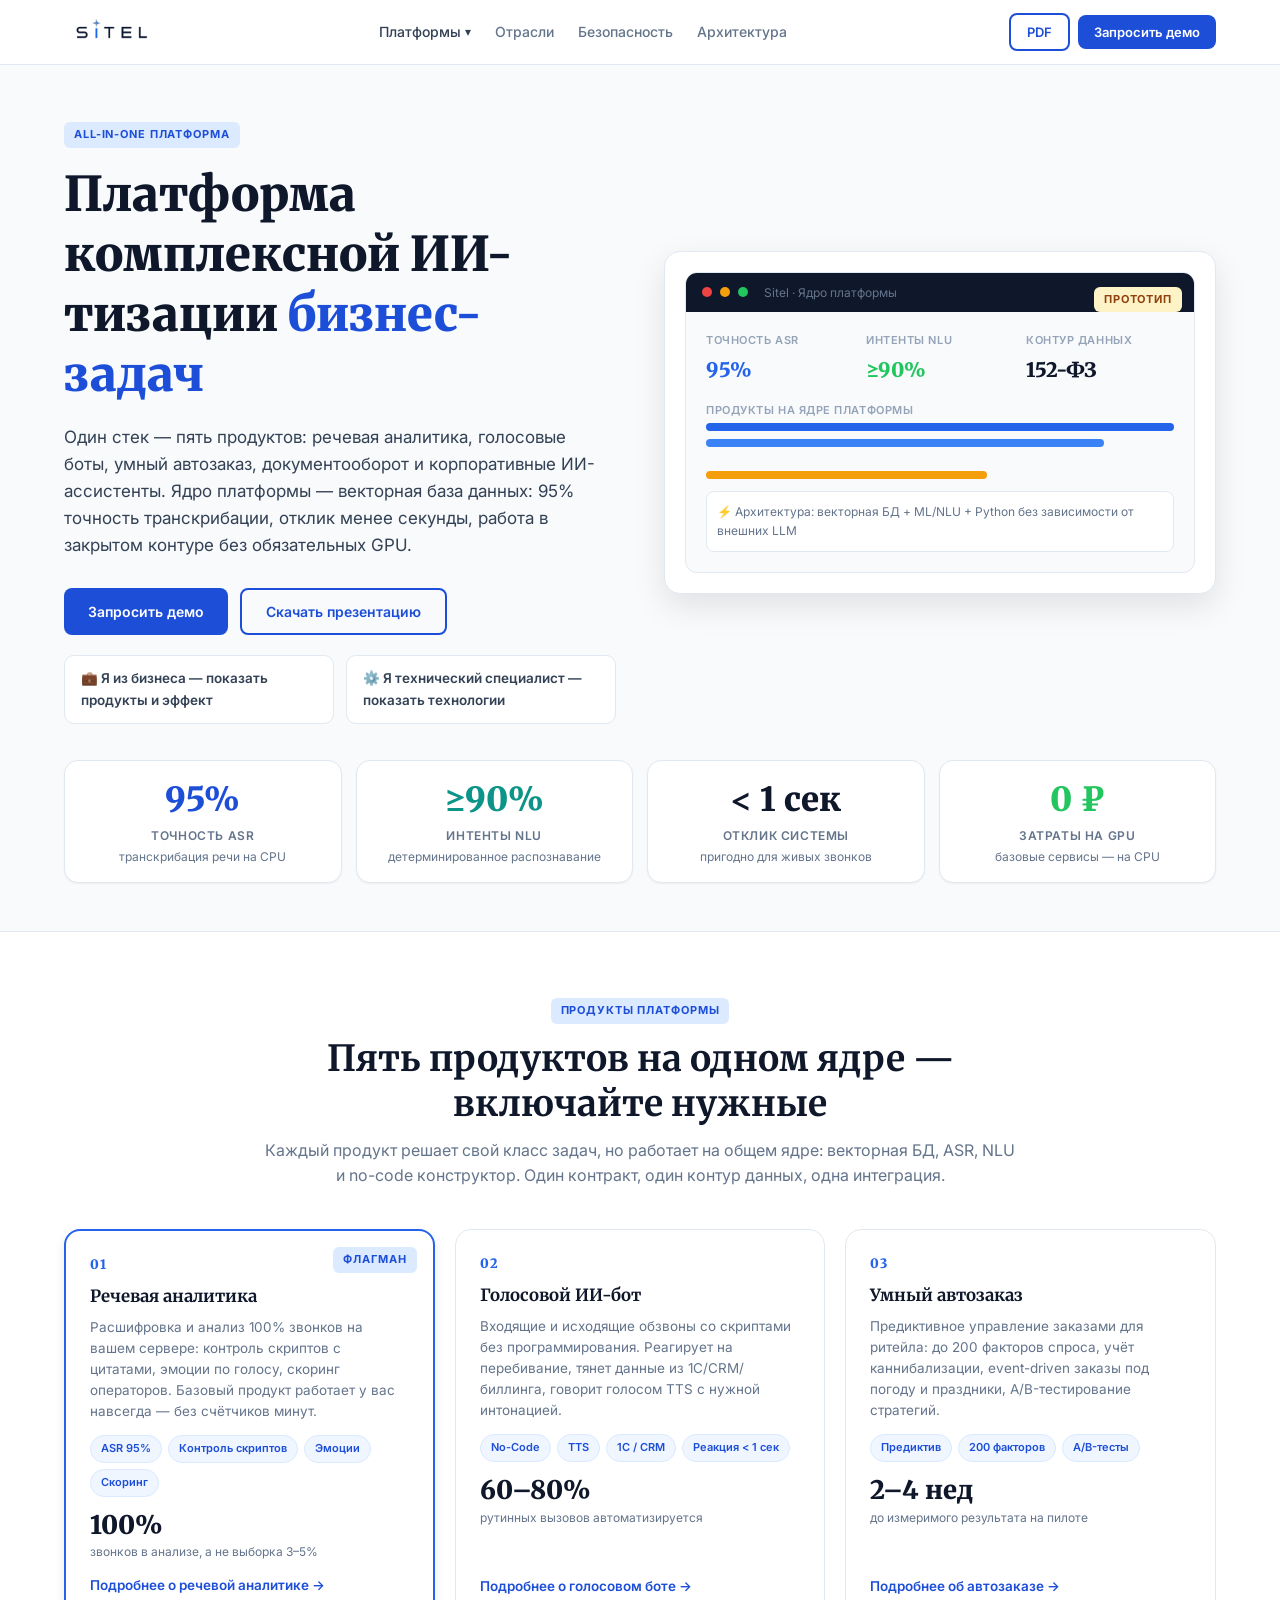
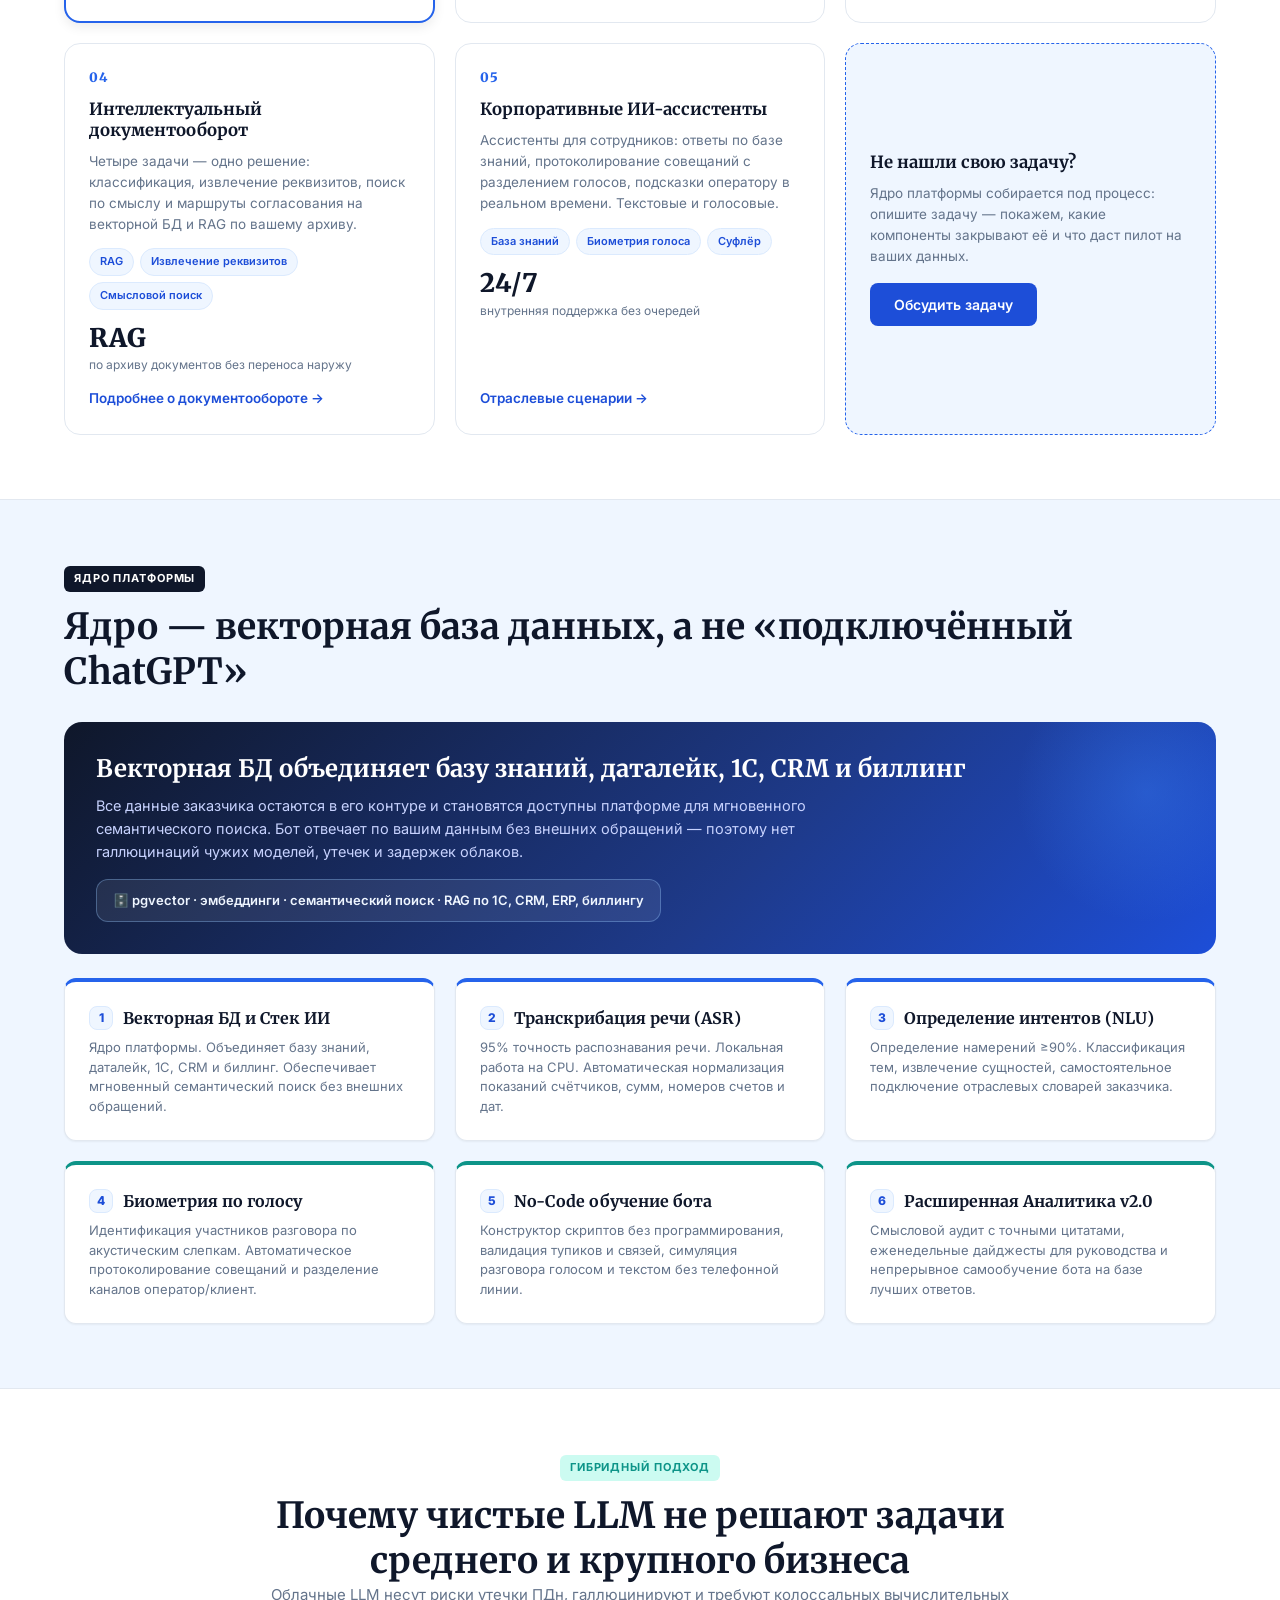
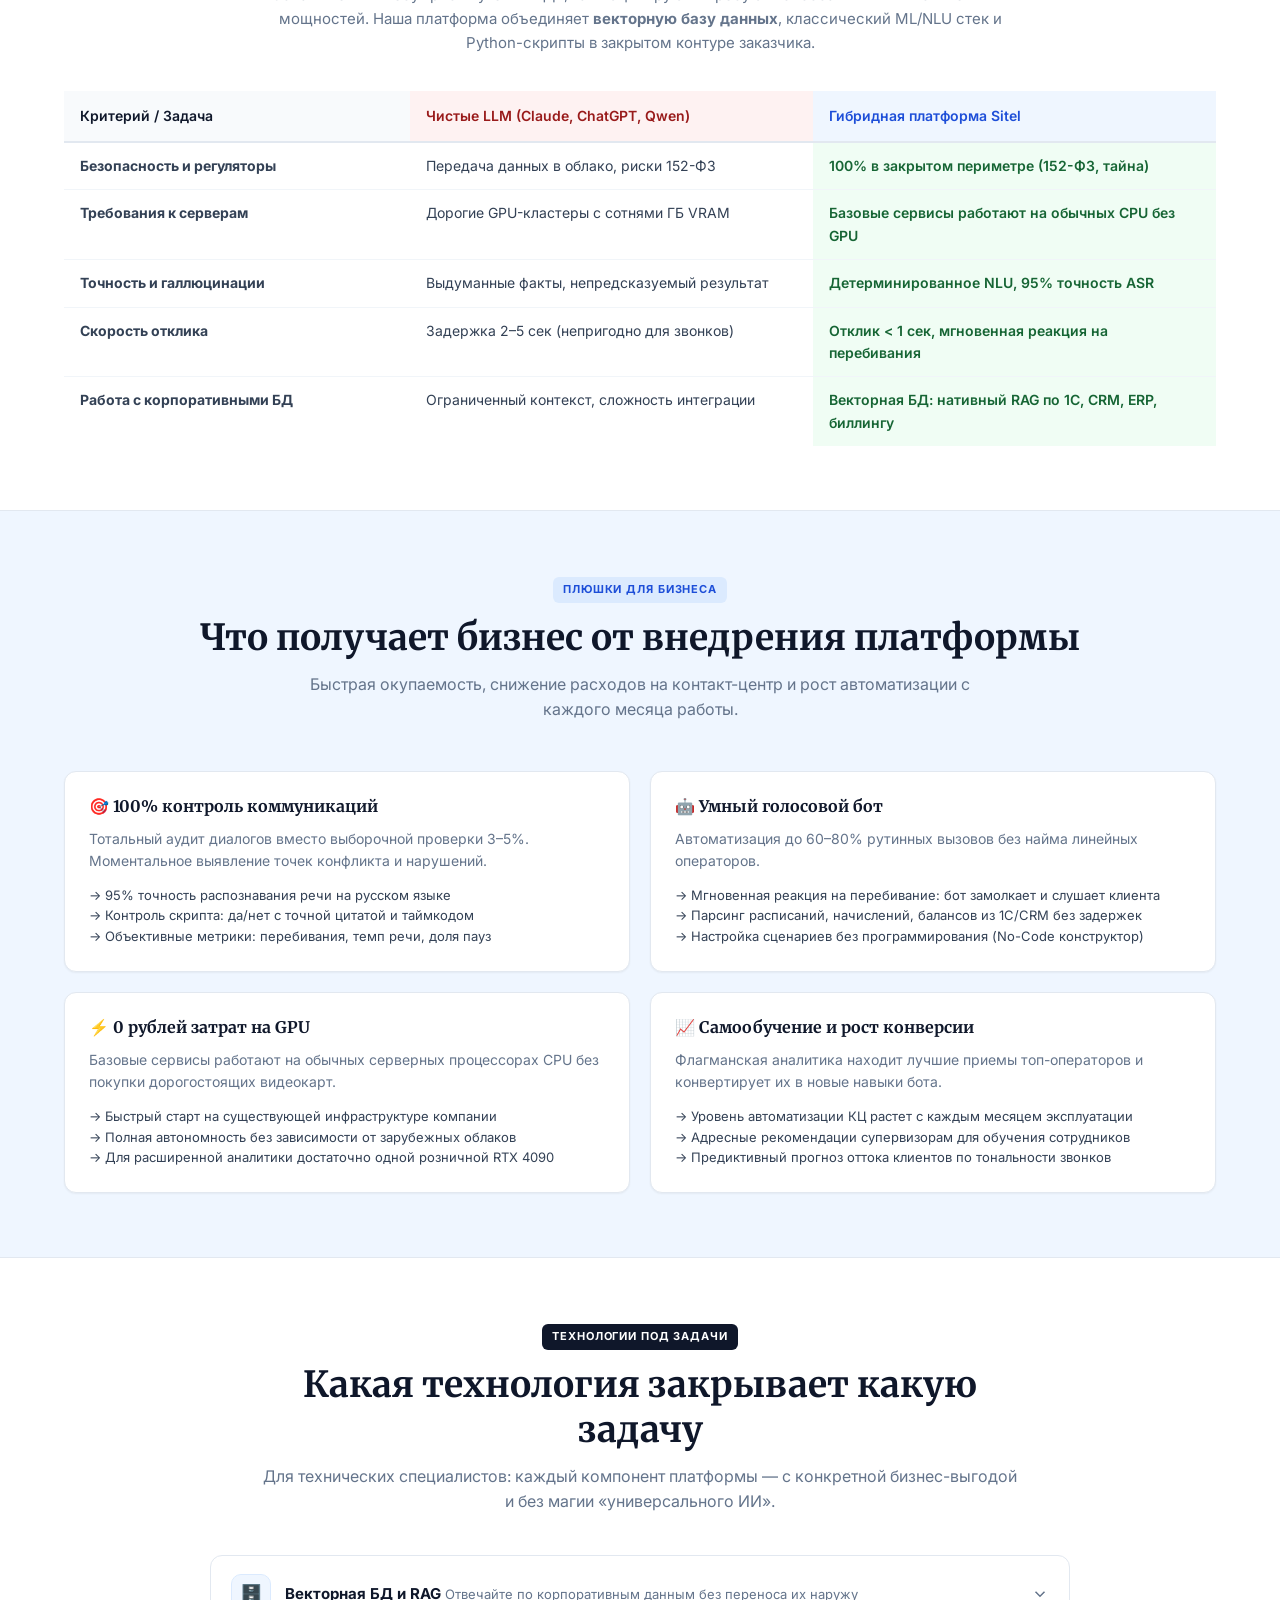
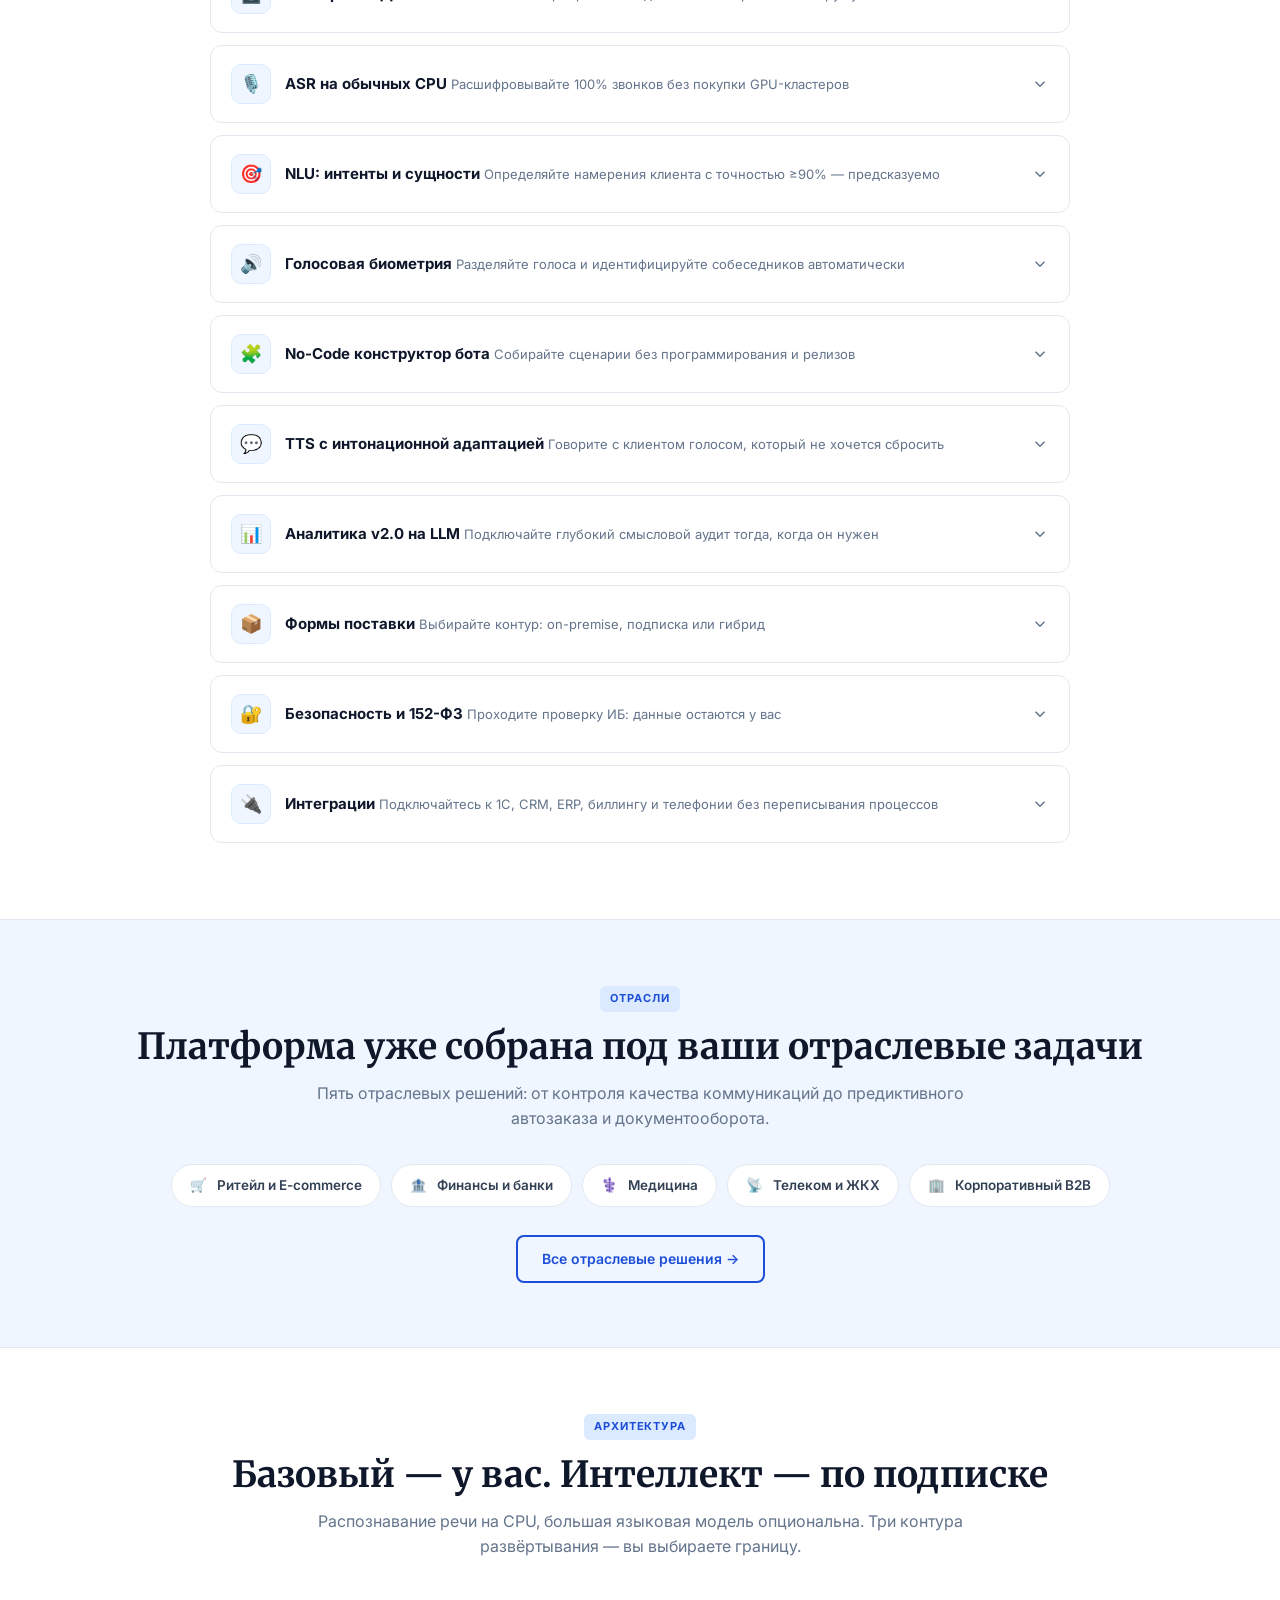
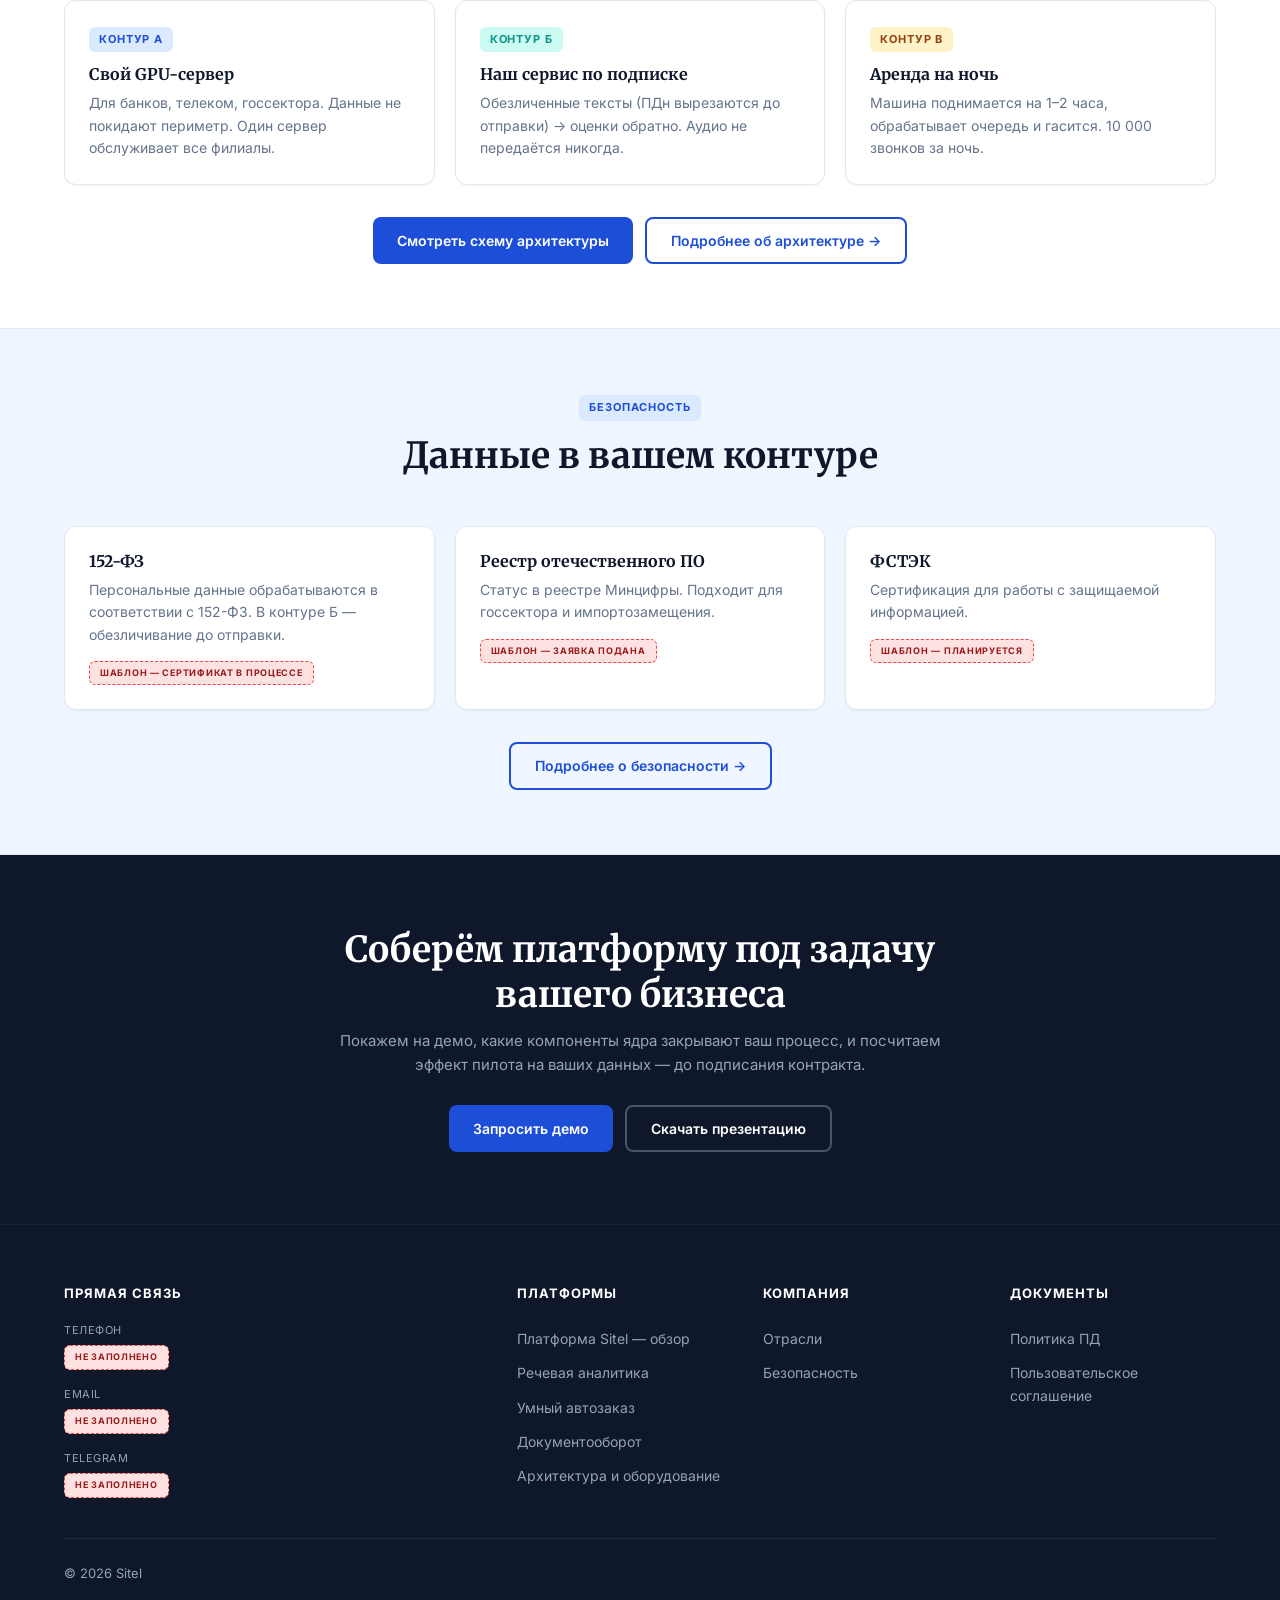
<file: index.html>
<!DOCTYPE html>
<html lang="ru">
<head>
  <meta charset="UTF-8">
  <meta name="viewport" content="width=device-width, initial-scale=1.0">
  <title>Sitel — платформа комплексной ИИ-тизации бизнес-задач</title>
  <meta name="description" content="All-in-one платформа: векторная БД как ядро, ASR 95%, NLU ≥90%, голосовые и текстовые боты, речевая аналитика, умный автозаказ и документооборот. Закрытый контур по 152-ФЗ, базовые сервисы — без GPU.">
  <meta property="og:title" content="Sitel — платформа комплексной ИИ-тизации бизнес-задач">
  <meta property="og:description" content="Векторная БД как ядро, 95% точность транскрибации, ≥90% NLU и отклик менее секунды. Данные не покидают ваш контур.">
  <meta property="og:type" content="website">
  <meta property="og:image" content="logo/logo_sitel2.png">

  <!-- Шрифты через Google Fonts CDN (как раньше) -->
  <link rel="preconnect" href="https://fonts.googleapis.com">
  <link rel="preconnect" href="https://fonts.gstatic.com" crossorigin>
  <link href="https://fonts.googleapis.com/css2?family=Inter:wght@400;500;600;700;800&family=Merriweather:wght@700;900&display=swap" rel="stylesheet">
  <link rel="stylesheet" href="css/styles.css">
  <!-- Favicon inline SVG -->
  <link rel="icon" type="image/svg+xml" href="data:image/svg+xml,<svg xmlns='http://www.w3.org/2000/svg' viewBox='0 0 100 100'><rect width='100' height='100' rx='20' fill='%231D4ED8'/><text x='50' y='68' text-anchor='middle' fill='white' font-size='58' font-family='Georgia' font-weight='900'>S</text></svg>">

</head>

<body>

<!-- HEADER -->
<header class="site-header" id="site-header">
  <div class="container header-inner">
    <a href="index.html" class="logo">
      <span class="logo-text"><img class="logo-text-icon" src="logo/logo_sitel2.png" alt="Sitel" height="100"></span>
    </a>

    <nav class="nav-links">
      <div class="dropdown" id="products-dropdown">
        <button class="dropdown-toggle" onclick="toggleDropdown('products-dropdown')" aria-expanded="false">Платформы</button>
        <div class="dropdown-menu">
          <a href="index.html" class="active">Платформа Sitel — обзор</a>
          <a href="platforms/speech-analytics.html">Речевая аналитика</a>
          <a href="platforms/auto-order.html">Умный автозаказ</a>
          <a href="platforms/docs.html">Документооборот</a>
        </div>
      </div>
      <a href="cases.html">Отрасли</a>
      <a href="security.html">Безопасность</a>
      <a href="architecture.html">Архитектура</a>
    </nav>

    <div class="header-actions">
      <a href="downloads/sitel-presentation.pdf" download class="btn btn-outline btn-sm">PDF</a>
      <a href="contact.html" class="btn btn-primary btn-sm"><span class="hd-full">Запросить демо</span><span class="hd-short">Демо</span></a>
    </div>

    <button class="mobile-toggle" onclick="document.getElementById('mobile-menu').classList.toggle('open')" aria-label="Меню">
      <svg width="24" height="24" viewBox="0 0 24 24" fill="none" stroke="currentColor" stroke-width="2"><line x1="3" y1="6" x2="21" y2="6"/><line x1="3" y1="12" x2="21" y2="12"/><line x1="3" y1="18" x2="21" y2="18"/></svg>
    </button>
  </div>

  <div class="mobile-menu" id="mobile-menu">
    <strong style="display:block;padding:12px 0;font-size:13px;color:var(--text-light);text-transform:uppercase;">Платформы</strong>
    <div class="mobile-submenu">
      <a href="index.html" onclick="closeMobile()" style="color:var(--blue-700);font-weight:600;">Платформа Sitel — обзор</a>
      <a href="platforms/speech-analytics.html" onclick="closeMobile()">Речевая аналитика</a>
      <a href="platforms/auto-order.html" onclick="closeMobile()">Умный автозаказ</a>
      <a href="platforms/docs.html" onclick="closeMobile()">Документооборот</a>
    </div>
    <a href="cases.html" onclick="closeMobile()">Отрасли</a>
    <a href="security.html" onclick="closeMobile()">Безопасность</a>
    <a href="architecture.html" onclick="closeMobile()">Архитектура</a>
    <a href="contact.html" onclick="closeMobile()" style="color:var(--blue-700);font-weight:600;">Запросить демо →</a>
  </div>
</header>

<!-- HERO -->
<section class="hero">
  <div class="container">
    <div class="hero-grid">
      <div>
        <span class="badge badge-blue" style="margin-bottom:16px;">ALL-IN-ONE ПЛАТФОРМА</span>
        <h1>Платформа комплексной ИИ-тизации <span>бизнес-задач</span></h1>
        <p>Один стек — пять продуктов: речевая аналитика, голосовые боты, умный автозаказ, документооборот и корпоративные ИИ-ассистенты. Ядро платформы — векторная база данных: 95% точность транскрибации, отклик менее секунды, работа в закрытом контуре без обязательных GPU.</p>
        <div class="hero-buttons">
          <a href="contact.html" class="btn btn-primary hide-mobile">Запросить демо</a>
          <a href="downloads/sitel-presentation.pdf" download class="btn btn-outline">Скачать презентацию</a>
        </div>
        <div class="audience-split">
          <a href="#products" class="audience-btn">💼 Я из бизнеса — показать продукты и эффект</a>
          <a href="#tech" class="audience-btn">⚙️ Я технический специалист — показать технологии</a>
        </div>
      </div>
      <div class="hero-visual">
        <div class="proto-dashboard">
          <div class="proto-tag"><span class="badge badge-amber">ПРОТОТИП</span></div>
          <div class="proto-header">
            <div class="proto-dot" style="background:#EF4444;"></div>
            <div class="proto-dot" style="background:#F59E0B;"></div>
            <div class="proto-dot" style="background:#22C55E;"></div>
            <span style="color:#64748B;font-size:12px;margin-left:8px;">Sitel · Ядро платформы</span>
          </div>
          <div class="proto-body">
            <div style="display:grid;grid-template-columns:1fr 1fr 1fr;gap:12px;margin-bottom:16px;">
              <div><div class="proto-label">Точность ASR</div><div class="proto-value" style="font-size:1.25rem;color:var(--blue-600);">95%</div></div>
              <div><div class="proto-label">Интенты NLU</div><div class="proto-value" style="font-size:1.25rem;color:var(--green-500);">≥90%</div></div>
              <div><div class="proto-label">Контур данных</div><div class="proto-value" style="font-size:1.25rem;color:var(--text-primary);">152-ФЗ</div></div>
            </div>
            <div class="proto-label">Продукты на ядре платформы</div>
            <div class="proto-bar" style="width:100%;background:var(--blue-600);" title="Векторная БД + Корпоративный RAG"></div>
            <div class="proto-bar" style="width:85%;background:var(--blue-500);" title="Речевая аналитика + Голосовой бот"></div>
            <div class="proto-bar" style="width:72%;background:var(--teal-500);" title="Документооборот + Автозаказ"></div>
            <div class="proto-bar" style="width:60%;background:var(--amber-500);" title="Корпоративные ИИ-ассистенты"></div>
            <div style="margin-top:12px;padding:10px;background:white;border-radius:8px;border:1px solid var(--border);">
              <div style="font-size:12px;color:var(--text-muted);">⚡ Архитектура: векторная БД + ML/NLU + Python без зависимости от внешних LLM</div>
            </div>
          </div>
        </div>
      </div>
    </div>

    <div class="metrics-strip">
      <div class="metric-tile">
        <div class="metric-value">95%</div>
        <div class="metric-label">Точность ASR</div>
        <div class="metric-sub">транскрибация речи на CPU</div>
      </div>
      <div class="metric-tile">
        <div class="metric-value m-teal">≥90%</div>
        <div class="metric-label">Интенты NLU</div>
        <div class="metric-sub">детерминированное распознавание</div>
      </div>
      <div class="metric-tile">
        <div class="metric-value m-dark">&lt; 1 сек</div>
        <div class="metric-label">Отклик системы</div>
        <div class="metric-sub">пригодно для живых звонков</div>
      </div>
      <div class="metric-tile">
        <div class="metric-value m-green">0 ₽</div>
        <div class="metric-label">Затраты на GPU</div>
        <div class="metric-sub">базовые сервисы — на CPU</div>
      </div>
    </div>
  </div>
</section>

<!-- PRODUCTS (ПРОДУКТЫ ПЛАТФОРМЫ) -->
<section id="products" style="background:#FFFFFF;">
  <div class="container">
    <div style="text-align:center;max-width:760px;margin:0 auto 40px;">
      <span class="badge badge-blue" style="margin-bottom:12px;">ПРОДУКТЫ ПЛАТФОРМЫ</span>
      <h2>Пять продуктов на одном ядре — включайте нужные</h2>
      <p style="color:var(--text-muted);margin-top:12px;">Каждый продукт решает свой класс задач, но работает на общем ядре: векторная БД, ASR, NLU и no-code конструктор. Один контракт, один контур данных, одна интеграция.</p>
    </div>

    <div class="products-grid">
      <div class="product-card flagship">
        <span class="badge badge-blue product-flag">ФЛАГМАН</span>
        <div class="product-num">01</div>
        <h3>Речевая аналитика</h3>
        <p>Расшифровка и анализ 100% звонков на вашем сервере: контроль скриптов с цитатами, эмоции по голосу, скоринг операторов. Базовый продукт работает у вас навсегда — без счётчиков минут.</p>
        <div class="product-chips">
          <span class="chip">ASR 95%</span>
          <span class="chip">Контроль скриптов</span>
          <span class="chip">Эмоции</span>
          <span class="chip">Скоринг</span>
        </div>
        <div class="product-metric">100%</div>
        <div class="product-metric-label">звонков в анализе, а не выборка 3–5%</div>
        <a href="platforms/speech-analytics.html" class="product-link">Подробнее о речевой аналитике →</a>
      </div>

      <div class="product-card">
        <div class="product-num">02</div>
        <h3>Голосовой ИИ-бот</h3>
        <p>Входящие и исходящие обзвоны со скриптами без программирования. Реагирует на перебивание, тянет данные из 1С/CRM/биллинга, говорит голосом TTS с нужной интонацией.</p>
        <div class="product-chips">
          <span class="chip">No-Code</span>
          <span class="chip">TTS</span>
          <span class="chip">1С / CRM</span>
          <span class="chip">Реакция &lt; 1 сек</span>
        </div>
        <div class="product-metric">60–80%</div>
        <div class="product-metric-label">рутинных вызовов автоматизируется</div>
        <a href="platforms/speech-analytics.html" class="product-link">Подробнее о голосовом боте →</a>
      </div>

      <div class="product-card">
        <div class="product-num">03</div>
        <h3>Умный автозаказ</h3>
        <p>Предиктивное управление заказами для ритейла: до 200 факторов спроса, учёт каннибализации, event-driven заказы под погоду и праздники, A/B-тестирование стратегий.</p>
        <div class="product-chips">
          <span class="chip">Предиктив</span>
          <span class="chip">200 факторов</span>
          <span class="chip">A/B-тесты</span>
        </div>
        <div class="product-metric">2–4 нед</div>
        <div class="product-metric-label">до измеримого результата на пилоте</div>
        <a href="platforms/auto-order.html" class="product-link">Подробнее об автозаказе →</a>
      </div>

      <div class="product-card">
        <div class="product-num">04</div>
        <h3>Интеллектуальный документооборот</h3>
        <p>Четыре задачи — одно решение: классификация, извлечение реквизитов, поиск по смыслу и маршруты согласования на векторной БД и RAG по вашему архиву.</p>
        <div class="product-chips">
          <span class="chip">RAG</span>
          <span class="chip">Извлечение реквизитов</span>
          <span class="chip">Смысловой поиск</span>
        </div>
        <div class="product-metric">RAG</div>
        <div class="product-metric-label">по архиву документов без переноса наружу</div>
        <a href="platforms/docs.html" class="product-link">Подробнее о документообороте →</a>
      </div>

      <div class="product-card">
        <div class="product-num">05</div>
        <h3>Корпоративные ИИ-ассистенты</h3>
        <p>Ассистенты для сотрудников: ответы по базе знаний, протоколирование совещаний с разделением голосов, подсказки оператору в реальном времени. Текстовые и голосовые.</p>
        <div class="product-chips">
          <span class="chip">База знаний</span>
          <span class="chip">Биометрия голоса</span>
          <span class="chip">Суфлёр</span>
        </div>
        <div class="product-metric">24/7</div>
        <div class="product-metric-label">внутренняя поддержка без очередей</div>
        <a href="cases.html" class="product-link">Отраслевые сценарии →</a>
      </div>

      <div class="product-card" style="justify-content:center;align-items:flex-start;background:var(--blue-50);border:1px dashed var(--blue-600);">
        <h3>Не нашли свою задачу?</h3>
        <p style="margin-bottom:16px;">Ядро платформы собирается под процесс: опишите задачу — покажем, какие компоненты закрывают её и что даст пилот на ваших данных.</p>
        <a href="contact.html" class="btn btn-primary">Обсудить задачу</a>
      </div>
    </div>
  </div>
</section>

<!-- CORE: VECTOR DB -->
<section class="section-blue">
  <div class="container">
    <div style="margin-bottom:28px;">
      <span class="badge badge-dark" style="margin-bottom:12px;">ЯДРО ПЛАТФОРМЫ</span>
      <h2>Ядро — векторная база данных, а не «подключённый ChatGPT»</h2>
    </div>

    <div class="core-banner">
      <h3>Векторная БД объединяет базу знаний, даталейк, 1С, CRM и биллинг</h3>
      <p>Все данные заказчика остаются в его контуре и становятся доступны платформе для мгновенного семантического поиска. Бот отвечает по вашим данным без внешних обращений — поэтому нет галлюцинаций чужих моделей, утечек и задержек облаков.</p>
      <span class="core-db">🗄️ pgvector · эмбеддинги · семантический поиск · RAG по 1C, CRM, ERP, биллингу</span>
    </div>

    <div class="features-grid core-grid" style="grid-template-columns:repeat(auto-fit, minmax(300px, 1fr));gap:20px;">
      <div class="card core-card" style="border-top:4px solid var(--blue-600);">
        <button class="core-head" type="button" onclick="toggleCore(this)" aria-expanded="false">
          <span class="core-num">1</span>
          <span class="core-name">Векторная БД и Стек ИИ</span>
          <svg class="core-chev" width="16" height="16" viewBox="0 0 24 24" fill="none" stroke="currentColor" stroke-width="2.5"><polyline points="6 9 12 15 18 9"/></svg>
        </button>
        <p class="card-short">Ядро: соединяет 1С, CRM и базу знаний — поиск по смыслу</p>
        <p class="card-full">Ядро платформы. Объединяет базу знаний, даталейк, 1С, CRM и биллинг. Обеспечивает мгновенный семантический поиск без внешних обращений.</p>
      </div>
      <div class="card core-card" style="border-top:4px solid var(--blue-600);">
        <button class="core-head" type="button" onclick="toggleCore(this)" aria-expanded="false">
          <span class="core-num">2</span>
          <span class="core-name">Транскрибация речи (ASR)</span>
          <svg class="core-chev" width="16" height="16" viewBox="0 0 24 24" fill="none" stroke="currentColor" stroke-width="2.5"><polyline points="6 9 12 15 18 9"/></svg>
        </button>
        <p class="card-short">95% точности на CPU — без GPU</p>
        <p class="card-full">95% точность распознавания речи. Локальная работа на CPU. Автоматическая нормализация показаний счётчиков, сумм, номеров счетов и дат.</p>
      </div>
      <div class="card core-card" style="border-top:4px solid var(--blue-600);">
        <button class="core-head" type="button" onclick="toggleCore(this)" aria-expanded="false">
          <span class="core-num">3</span>
          <span class="core-name">Определение интентов (NLU)</span>
          <svg class="core-chev" width="16" height="16" viewBox="0 0 24 24" fill="none" stroke="currentColor" stroke-width="2.5"><polyline points="6 9 12 15 18 9"/></svg>
        </button>
        <p class="card-short">≥90% намерений — без галлюцинаций</p>
        <p class="card-full">Определение намерений ≥90%. Классификация тем, извлечение сущностей, самостоятельное подключение отраслевых словарей заказчика.</p>
      </div>
      <div class="card core-card" style="border-top:4px solid var(--teal-600);">
        <button class="core-head" type="button" onclick="toggleCore(this)" aria-expanded="false">
          <span class="core-num">4</span>
          <span class="core-name">Биометрия по голосу</span>
          <svg class="core-chev" width="16" height="16" viewBox="0 0 24 24" fill="none" stroke="currentColor" stroke-width="2.5"><polyline points="6 9 12 15 18 9"/></svg>
        </button>
        <p class="card-short">Разделяет голоса оператор/клиент</p>
        <p class="card-full">Идентификация участников разговора по акустическим слепкам. Автоматическое протоколирование совещаний и разделение каналов оператор/клиент.</p>
      </div>
      <div class="card core-card" style="border-top:4px solid var(--teal-600);">
        <button class="core-head" type="button" onclick="toggleCore(this)" aria-expanded="false">
          <span class="core-num">5</span>
          <span class="core-name">No-Code обучение бота</span>
          <svg class="core-chev" width="16" height="16" viewBox="0 0 24 24" fill="none" stroke="currentColor" stroke-width="2.5"><polyline points="6 9 12 15 18 9"/></svg>
        </button>
        <p class="card-short">Сценарии без программирования</p>
        <p class="card-full">Конструктор скриптов без программирования, валидация тупиков и связей, симуляция разговора голосом и текстом без телефонной линии.</p>
      </div>
      <div class="card core-card" style="border-top:4px solid var(--teal-600);">
        <button class="core-head" type="button" onclick="toggleCore(this)" aria-expanded="false">
          <span class="core-num">6</span>
          <span class="core-name">Расширенная Аналитика v2.0</span>
          <svg class="core-chev" width="16" height="16" viewBox="0 0 24 24" fill="none" stroke="currentColor" stroke-width="2.5"><polyline points="6 9 12 15 18 9"/></svg>
        </button>
        <p class="card-short">Аудит с цитатами + дайджесты</p>
        <p class="card-full">Смысловой аудит с точными цитатами, еженедельные дайджесты для руководства и непрерывное самообучение бота на базе лучших ответов.</p>
      </div>
    </div>
  </div>
</section>

<!-- HYBRID ARCHITECTURE VS PURE LLM -->
<section style="background:#FFFFFF;">
  <div class="container">
    <div style="text-align:center;max-width:760px;margin:0 auto 36px;">
      <span class="badge badge-teal" style="margin-bottom:12px;">ГИБРИДНЫЙ ПОДХОД</span>
      <h2>Почему чистые LLM не решают задачи среднего и крупного бизнеса</h2>
      <p style="color:var(--text-muted);font-size:15px;line-height:1.6;">Облачные LLM несут риски утечки ПДн, галлюцинируют и требуют колоссальных вычислительных мощностей. Наша платформа объединяет <strong>векторную базу данных</strong>, классический ML/NLU стек и Python-скрипты в закрытом контуре заказчика.</p>
    </div>

    <div class="compare-table-wrapper" style="overflow-x:auto;">
      <table class="compare-table">
        <thead>
          <tr>
            <th style="width:30%;"><span class="t-full">Критерий / Задача</span><span class="t-short">Критерий</span></th>
            <th style="width:35%;background:#FEF2F2;color:#991B1B;"><span class="t-full">Чистые LLM (Claude, ChatGPT, Qwen)</span><span class="t-short">Чистые LLM</span></th>
            <th style="width:35%;background:#EFF6FF;color:#1D4ED8;"><span class="t-full">Гибридная платформа Sitel</span><span class="t-short">Sitel</span></th>
          </tr>
        </thead>
        <tbody>
          <tr>
            <td><span class="t-full"><strong>Безопасность и регуляторы</strong></span><span class="t-short"><strong>Безопасность</strong></span></td>
            <td><span class="t-full">Передача данных в облако, риски 152-ФЗ</span><span class="t-short">Данные уходят в облако</span></td>
            <td style="background:#F0FDF4;font-weight:600;color:#166534;"><span class="t-full">100% в закрытом периметре (152-ФЗ, тайна)</span><span class="t-short">Всё в вашем контуре</span></td>
          </tr>
          <tr>
            <td><span class="t-full"><strong>Требования к серверам</strong></span><span class="t-short"><strong>Серверы</strong></span></td>
            <td><span class="t-full">Дорогие GPU-кластеры с сотнями ГБ VRAM</span><span class="t-short">Дорогие GPU-кластеры</span></td>
            <td style="background:#F0FDF4;font-weight:600;color:#166534;"><span class="t-full">Базовые сервисы работают на обычных CPU без GPU</span><span class="t-short">Обычные CPU, без GPU</span></td>
          </tr>
          <tr>
            <td><span class="t-full"><strong>Точность и галлюцинации</strong></span><span class="t-short"><strong>Точность</strong></span></td>
            <td><span class="t-full">Выдуманные факты, непредсказуемый результат</span><span class="t-short">Галлюцинации</span></td>
            <td style="background:#F0FDF4;font-weight:600;color:#166534;"><span class="t-full">Детерминированное NLU, 95% точность ASR</span><span class="t-short">NLU ≥90%, ASR 95%</span></td>
          </tr>
          <tr>
            <td><span class="t-full"><strong>Скорость отклика</strong></span><span class="t-short"><strong>Скорость</strong></span></td>
            <td><span class="t-full">Задержка 2–5 сек (непригодно для звонков)</span><span class="t-short">Задержка 2–5 сек</span></td>
            <td style="background:#F0FDF4;font-weight:600;color:#166534;"><span class="t-full">Отклик &lt; 1 сек, мгновенная реакция на перебивания</span><span class="t-short">Отклик &lt; 1 сек</span></td>
          </tr>
          <tr>
            <td><span class="t-full"><strong>Работа с корпоративными БД</strong></span><span class="t-short"><strong>Интеграции</strong></span></td>
            <td><span class="t-full">Ограниченный контекст, сложность интеграции</span><span class="t-short">Сложная интеграция</span></td>
            <td style="background:#F0FDF4;font-weight:600;color:#166534;"><span class="t-full">Векторная БД: нативный RAG по 1C, CRM, ERP, биллингу</span><span class="t-short">RAG по 1С, CRM, ERP</span></td>
          </tr>
        </tbody>
      </table>
    </div>
  </div>
</section>

<!-- BUSINESS BENEFITS -->
<section class="section-blue">
  <div class="container">
    <div style="text-align:center;margin-bottom:48px;">
      <span class="badge badge-blue" style="margin-bottom:12px;">ПЛЮШКИ ДЛЯ БИЗНЕСА</span>
      <h2>Что получает бизнес от внедрения платформы</h2>
      <p style="max-width:680px;margin:12px auto 0;color:var(--text-muted);">Быстрая окупаемость, снижение расходов на контакт-центр и рост автоматизации с каждого месяца работы.</p>
    </div>
    <div class="features-grid">
      <div class="card">
        <h4 style="margin-bottom:12px;">🎯 100% контроль коммуникаций</h4>
        <p style="font-size:14px;color:var(--text-muted);margin-bottom:12px;">Тотальный аудит диалогов вместо выборочной проверки 3–5%. Моментальное выявление точек конфликта и нарушений.</p>
        <ul style="list-style:none;font-size:13px;color:var(--text-secondary);">
          <li>→ 95% точность распознавания речи на русском языке</li>
          <li>→ Контроль скрипта: да/нет с точной цитатой и таймкодом</li>
          <li>→ Объективные метрики: перебивания, темп речи, доля пауз</li>
        </ul>
      </div>
      <div class="card">
        <h4 style="margin-bottom:12px;">🤖 Умный голосовой бот</h4>
        <p style="font-size:14px;color:var(--text-muted);margin-bottom:12px;">Автоматизация до 60–80% рутинных вызовов без найма линейных операторов.</p>
        <ul style="list-style:none;font-size:13px;color:var(--text-secondary);">
          <li>→ Мгновенная реакция на перебивание: бот замолкает и слушает клиента</li>
          <li>→ Парсинг расписаний, начислений, балансов из 1С/CRM без задержек</li>
          <li>→ Настройка сценариев без программирования (No-Code конструктор)</li>
        </ul>
      </div>
      <div class="card">
        <h4 style="margin-bottom:12px;">⚡ 0 рублей затрат на GPU</h4>
        <p style="font-size:14px;color:var(--text-muted);margin-bottom:12px;">Базовые сервисы работают на обычных серверных процессорах CPU без покупки дорогостоящих видеокарт.</p>
        <ul style="list-style:none;font-size:13px;color:var(--text-secondary);">
          <li>→ Быстрый старт на существующей инфраструктуре компании</li>
          <li>→ Полная автономность без зависимости от зарубежных облаков</li>
          <li>→ Для расширенной аналитики достаточно одной розничной RTX 4090</li>
        </ul>
      </div>
      <div class="card">
        <h4 style="margin-bottom:12px;">📈 Самообучение и рост конверсии</h4>
        <p style="font-size:14px;color:var(--text-muted);margin-bottom:12px;">Флагманская аналитика находит лучшие приемы топ-операторов и конвертирует их в новые навыки бота.</p>
        <ul style="list-style:none;font-size:13px;color:var(--text-secondary);">
          <li>→ Уровень автоматизации КЦ растет с каждым месяцем эксплуатации</li>
          <li>→ Адресные рекомендации супервизорам для обучения сотрудников</li>
          <li>→ Предиктивный прогноз оттока клиентов по тональности звонков</li>
        </ul>
      </div>
    </div>
  </div>
</section>

<!-- TECH: TECHNOLOGIES FOR TASKS -->
<section id="tech" style="background:#FFFFFF;">
  <div class="container">
    <div style="text-align:center;max-width:760px;margin:0 auto 40px;">
      <span class="badge badge-dark" style="margin-bottom:12px;">ТЕХНОЛОГИИ ПОД ЗАДАЧИ</span>
      <h2>Какая технология закрывает какую задачу</h2>
      <p style="color:var(--text-muted);margin-top:12px;">Для технических специалистов: каждый компонент платформы — с конкретной бизнес-выгодой и без магии «универсального ИИ».</p>
    </div>

    <div class="tech-accordion">
      <div class="tech-item">
        <button class="tech-btn" onclick="toggleTech(this)" aria-expanded="false">
          <span class="tech-ico">🗄️</span>
          <span class="tech-titles">
            <span class="tech-name">Векторная БД и RAG</span>
            <span class="tech-benefit">Отвечайте по корпоративным данным без переноса их наружу</span>
          </span>
          <svg class="tech-arrow" width="18" height="18" viewBox="0 0 24 24" fill="none" stroke="currentColor" stroke-width="2"><polyline points="6 9 12 15 18 9"/></svg>
        </button>
        <div class="tech-body">
          База знаний, даталейк, 1С, CRM и биллинг индексируются в векторном виде и остаются в вашем контуре. Платформа находит смысл, а не ключевые слова: «покажи звонки, где обещали перезвонить».
          <ul>
            <li>pgvector на старте, миграционный путь роста — ClickHouse</li>
            <li>Семантический поиск по текстам звонков, документам и базе знаний</li>
            <li>Ответы бота ссылаются на ваши данные — без галлюцинаций чужих моделей</li>
          </ul>
        </div>
      </div>

      <div class="tech-item">
        <button class="tech-btn" onclick="toggleTech(this)" aria-expanded="false">
          <span class="tech-ico">🎙️</span>
          <span class="tech-titles">
            <span class="tech-name">ASR на обычных CPU</span>
            <span class="tech-benefit">Расшифровывайте 100% звонков без покупки GPU-кластеров</span>
          </span>
          <svg class="tech-arrow" width="18" height="18" viewBox="0 0 24 24" fill="none" stroke="currentColor" stroke-width="2"><polyline points="6 9 12 15 18 9"/></svg>
        </button>
        <div class="tech-body">
          Точность 95% на русском языке — на серверных процессорах, без видеокарты. Автонормализация показаний счётчиков, сумм, номеров счетов и дат прямо в тексте транскрипта.
          <ul>
            <li>Расшифровка сразу после завершения звонка, конвейер уровня 1</li>
            <li>Поиск по всем разговорам: «найди, где обещали перезвонить»</li>
            <li>0 ₽ капитальных затрат на GPU для базового продукта</li>
          </ul>
        </div>
      </div>

      <div class="tech-item">
        <button class="tech-btn" onclick="toggleTech(this)" aria-expanded="false">
          <span class="tech-ico">🎯</span>
          <span class="tech-titles">
            <span class="tech-name">NLU: интенты и сущности</span>
            <span class="tech-benefit">Определяйте намерения клиента с точностью ≥90% — предсказуемо</span>
          </span>
          <svg class="tech-arrow" width="18" height="18" viewBox="0 0 24 24" fill="none" stroke="currentColor" stroke-width="2"><polyline points="6 9 12 15 18 9"/></svg>
        </button>
        <div class="tech-body">
          Детерминированное распознавание намерений вместо непредсказуемой генерации: классификация тем, извлечение сущностей, подключение отраслевых словарей заказчика без переобучения модели.
          <ul>
            <li>Однозначные вердикты: сработало / не сработало — воспроизводимо</li>
            <li>Словари вашей отрасли подключаются самостоятельно</li>
            <li>Темы обращений: что растёт, что появилось впервые</li>
          </ul>
        </div>
      </div>

      <div class="tech-item">
        <button class="tech-btn" onclick="toggleTech(this)" aria-expanded="false">
          <span class="tech-ico">🔊</span>
          <span class="tech-titles">
            <span class="tech-name">Голосовая биометрия</span>
            <span class="tech-benefit">Разделяйте голоса и идентифицируйте собеседников автоматически</span>
          </span>
          <svg class="tech-arrow" width="18" height="18" viewBox="0 0 24 24" fill="none" stroke="currentColor" stroke-width="2"><polyline points="6 9 12 15 18 9"/></svg>
        </button>
        <div class="tech-body">
          Акустические слепки участников: разделение каналов оператор/клиент, идентификация спикеров на совещаниях, автоматическое протоколирование встреч.
          <ul>
            <li>Протокол совещания: кто что сказал, без ручной разметки</li>
            <li>Метрики по каждому участнику: перебивания, паузы, доля речи</li>
            <li>Работает на CPU в вашем контуре</li>
          </ul>
        </div>
      </div>

      <div class="tech-item">
        <button class="tech-btn" onclick="toggleTech(this)" aria-expanded="false">
          <span class="tech-ico">🧩</span>
          <span class="tech-titles">
            <span class="tech-name">No-Code конструктор бота</span>
            <span class="tech-benefit">Собирайте сценарии без программирования и релизов</span>
          </span>
          <svg class="tech-arrow" width="18" height="18" viewBox="0 0 24 24" fill="none" stroke="currentColor" stroke-width="2"><polyline points="6 9 12 15 18 9"/></svg>
        </button>
        <div class="tech-body">
          Конструктор скриптов с валидацией тупиков и связей. Симуляция разговора голосом и текстом без телефонной линии — сценарий проверяется до запуска в прод.
          <ul>
            <li>Изменения сценария — без разработчика и без остановки линии</li>
            <li>Валидация: незакрытые ветки и тупики подсвечиваются</li>
            <li>Самообучение: лучшие ответы операторов → черновики новых навыков</li>
          </ul>
        </div>
      </div>

      <div class="tech-item">
        <button class="tech-btn" onclick="toggleTech(this)" aria-expanded="false">
          <span class="tech-ico">💬</span>
          <span class="tech-titles">
            <span class="tech-name">TTS с интонационной адаптацией</span>
            <span class="tech-benefit">Говорите с клиентом голосом, который не хочется сбросить</span>
          </span>
          <svg class="tech-arrow" width="18" height="18" viewBox="0 0 24 24" fill="none" stroke="currentColor" stroke-width="2"><polyline points="6 9 12 15 18 9"/></svg>
        </button>
        <div class="tech-body">
          Синтез речи с выбором голоса и интонацией под задачу: доброжелательный сервис, спокойное информирование, чёткая дикция цифр и сумм.
          <ul>
            <li>Отклик бота &lt; 1 сек — пригодно для живого диалога</li>
            <li>Уступает слово при попытке перебить: замолкает и слушает</li>
            <li>Произносит суммы, даты и номера «по-человечески»</li>
          </ul>
        </div>
      </div>

      <div class="tech-item">
        <button class="tech-btn" onclick="toggleTech(this)" aria-expanded="false">
          <span class="tech-ico">📊</span>
          <span class="tech-titles">
            <span class="tech-name">Аналитика v2.0 на LLM</span>
            <span class="tech-benefit">Подключайте глубокий смысловой аудит тогда, когда он нужен</span>
          </span>
          <svg class="tech-arrow" width="18" height="18" viewBox="0 0 24 24" fill="none" stroke="currentColor" stroke-width="2"><polyline points="6 9 12 15 18 9"/></svg>
        </button>
        <div class="tech-body">
          Большая языковая модель (32+ млрд параметров) — единственный компонент, которому нужна серьёзная GPU. Поэтому она вынесена в опциональный Уровень 2: чек-листы с цитатами, диагностика паттернов, дайджесты, прогноз оттока.
          <ul>
            <li>Три формы подключения: свой сервер, подписка, аренда на ночь</li>
            <li>Вердикты дозаполняются задним числом — ничего не теряется</li>
            <li>Отключение подписки не удаляет данные</li>
          </ul>
        </div>
      </div>

      <div class="tech-item">
        <button class="tech-btn" onclick="toggleTech(this)" aria-expanded="false">
          <span class="tech-ico">📦</span>
          <span class="tech-titles">
            <span class="tech-name">Формы поставки</span>
            <span class="tech-benefit">Выбирайте контур: on-premise, подписка или гибрид</span>
          </span>
          <svg class="tech-arrow" width="18" height="18" viewBox="0 0 24 24" fill="none" stroke="currentColor" stroke-width="2"><polyline points="6 9 12 15 18 9"/></svg>
        </button>
        <div class="tech-body">
          Контур А — свой GPU-сервер внутри компании (банки, телеком, госсектор). Контур Б — сервис Sitel по подписке на обезличенных текстах. Контур В — арендованная на ночь машина для пакетной обработки.
          <ul>
            <li>Формы совместимы: миграция — это переключение адреса</li>
            <li>Начните с подписки, вырастите в свой сервер</li>
            <li>Аудио не покидает ваш контур ни в одной из форм</li>
          </ul>
        </div>
      </div>

      <div class="tech-item">
        <button class="tech-btn" onclick="toggleTech(this)" aria-expanded="false">
          <span class="tech-ico">🔐</span>
          <span class="tech-titles">
            <span class="tech-name">Безопасность и 152-ФЗ</span>
            <span class="tech-benefit">Проходите проверку ИБ: данные остаются у вас</span>
          </span>
          <svg class="tech-arrow" width="18" height="18" viewBox="0 0 24 24" fill="none" stroke="currentColor" stroke-width="2"><polyline points="6 9 12 15 18 9"/></svg>
        </button>
        <div class="tech-body">
          Обработка ПДн по 152-ФЗ в закрытом контуре заказчика. В контуре Б — автоматическое обезличивание текстов до отправки: фамилии, номера и адреса вырезаются на вашей стороне.
          <ul>
            <li>Хранение данных — только у заказчика (три слоя хранения)</li>
            <li>Режим аудита для контура Б: что ушло, что вернулось</li>
            <li>Сертификаты 152-ФЗ / реестр ПО / ФСТЭК — статусы на странице безопасности</li>
          </ul>
        </div>
      </div>

      <div class="tech-item">
        <button class="tech-btn" onclick="toggleTech(this)" aria-expanded="false">
          <span class="tech-ico">🔌</span>
          <span class="tech-titles">
            <span class="tech-name">Интеграции</span>
            <span class="tech-benefit">Подключайтесь к 1С, CRM, ERP, биллингу и телефонии без переписывания процессов</span>
          </span>
          <svg class="tech-arrow" width="18" height="18" viewBox="0 0 24 24" fill="none" stroke="currentColor" stroke-width="2"><polyline points="6 9 12 15 18 9"/></svg>
        </button>
        <div class="tech-body">
          Готовые коннекторы к типовым источникам: 1С, CRM, ERP, биллинг, телефония. Бот подтягивает расписания, начисления и балансы в диалоге — без задержек и ручных выгрузок.
          <ul>
            <li>Данные тянутся в разговор в реальном времени</li>
            <li>REST/API и коннекторы к типовым системам</li>
            <li>Развёртывание внутри вашего периметра</li>
          </ul>
        </div>
      </div>
    </div>
  </div>
</section>

<!-- INDUSTRIES -->
<section class="section-blue">
  <div class="container">
    <div style="text-align:center;margin-bottom:32px;">
      <span class="badge badge-blue" style="margin-bottom:12px;">ОТРАСЛИ</span>
      <h2>Платформа уже собрана под ваши отраслевые задачи</h2>
      <p style="max-width:680px;margin:12px auto 0;color:var(--text-muted);">Пять отраслевых решений: от контроля качества коммуникаций до предиктивного автозаказа и документооборота.</p>
    </div>
    <div class="industry-chips">
      <a href="cases.html" class="industry-chip"><span class="ind-emoji">🛒</span><span class="ind-name">Ритейл и E-commerce</span><span class="ind-sub">Контроль качества и автозаказ</span></a>
      <a href="cases.html" class="industry-chip"><span class="ind-emoji">🏦</span><span class="ind-name">Финансы и банки</span><span class="ind-sub">Комплаенс на 100% звонков</span></a>
      <a href="cases.html" class="industry-chip"><span class="ind-emoji">⚕️</span><span class="ind-name">Медицина</span><span class="ind-sub">Запись пациентов голосом</span></a>
      <a href="cases.html" class="industry-chip"><span class="ind-emoji">📡</span><span class="ind-name">Телеком и ЖКХ</span><span class="ind-sub">Приём показаний, автоинформирование</span></a>
      <a href="cases.html" class="industry-chip"><span class="ind-emoji">🏢</span><span class="ind-name">Корпоративный B2B</span><span class="ind-sub">Совещания, база знаний, документы</span></a>
    </div>
    <div style="text-align:center;margin-top:28px;">
      <a href="cases.html" class="btn btn-outline">Все отраслевые решения →</a>
    </div>
  </div>
</section>

<!-- ARCHITECTURE PREVIEW -->
<section style="background:#FFFFFF;">
  <div class="container">
    <div style="text-align:center;margin-bottom:40px;">
      <span class="badge badge-blue" style="margin-bottom:12px;">АРХИТЕКТУРА</span>
      <h2>Базовый — у вас. Интеллект — по подписке</h2>
      <p style="max-width:720px;margin:12px auto 0;color:var(--text-muted);">Распознавание речи на CPU, большая языковая модель опциональна. Три контура развёртывания — вы выбираете границу.</p>
    </div>

    <div style="display:grid;grid-template-columns:repeat(3,1fr);gap:20px;">
      <div class="card">
        <span class="badge badge-blue" style="margin-bottom:12px;">КОНТУР А</span>
        <h4 style="margin-bottom:8px;">Свой GPU-сервер</h4>
        <p style="font-size:14px;color:var(--text-muted);">Для банков, телеком, госсектора. Данные не покидают периметр. Один сервер обслуживает все филиалы.</p>
      </div>
      <div class="card">
        <span class="badge badge-teal" style="margin-bottom:12px;">КОНТУР Б</span>
        <h4 style="margin-bottom:8px;">Наш сервис по подписке</h4>
        <p style="font-size:14px;color:var(--text-muted);">Обезличенные тексты (ПДн вырезаются до отправки) → оценки обратно. Аудио не передаётся никогда.</p>
      </div>
      <div class="card">
        <span class="badge badge-amber" style="margin-bottom:12px;">КОНТУР В</span>
        <h4 style="margin-bottom:8px;">Аренда на ночь</h4>
        <p style="font-size:14px;color:var(--text-muted);">Машина поднимается на 1–2 часа, обрабатывает очередь и гасится. 10 000 звонков за ночь.</p>
      </div>
    </div>

    <div style="text-align:center;margin-top:32px;display:flex;gap:12px;justify-content:center;flex-wrap:wrap;">
      <a href="architecture.html#scheme" class="btn btn-primary">Смотреть схему архитектуры</a>
      <a href="architecture.html" class="btn btn-outline">Подробнее об архитектуре →</a>
    </div>
  </div>
</section>

<!-- SECURITY PREVIEW -->
<section class="section-blue">
  <div class="container">
    <div style="text-align:center;margin-bottom:48px;">
      <span class="badge badge-blue" style="margin-bottom:12px;">БЕЗОПАСНОСТЬ</span>
      <h2>Данные в вашем контуре</h2>
    </div>
    <div class="security-grid">
      <div class="card">
        <h4 style="margin-bottom:8px;">152-ФЗ</h4>
        <p style="font-size:14px;color:var(--text-muted);margin-bottom:12px;">Персональные данные обрабатываются в соответствии с 152-ФЗ. В контуре Б — обезличивание до отправки.</p>
        <span class="badge badge-template">ШАБЛОН — СЕРТИФИКАТ В ПРОЦЕССЕ</span>
      </div>
      <div class="card">
        <h4 style="margin-bottom:8px;">Реестр отечественного ПО</h4>
        <p style="font-size:14px;color:var(--text-muted);margin-bottom:12px;">Статус в реестре Минцифры. Подходит для госсектора и импортозамещения.</p>
        <span class="badge badge-template">ШАБЛОН — ЗАЯВКА ПОДАНА</span>
      </div>
      <div class="card">
        <h4 style="margin-bottom:8px;">ФСТЭК</h4>
        <p style="font-size:14px;color:var(--text-muted);margin-bottom:12px;">Сертификация для работы с защищаемой информацией.</p>
        <span class="badge badge-template">ШАБЛОН — ПЛАНИРУЕТСЯ</span>
      </div>
    </div>
    <div style="text-align:center;margin-top:32px;">
      <a href="security.html" class="btn btn-outline">Подробнее о безопасности →</a>
    </div>
  </div>
</section>

<!-- CTA -->
<section class="cta-band">
  <div class="container">
    <h2>Соберём платформу под задачу вашего бизнеса</h2>
    <p>Покажем на демо, какие компоненты ядра закрывают ваш процесс, и посчитаем эффект пилота на ваших данных — до подписания контракта.</p>
    <div style="display:flex;gap:12px;justify-content:center;flex-wrap:wrap;">
      <a href="contact.html" class="btn btn-primary">Запросить демо</a>
      <a href="downloads/sitel-presentation.pdf" download class="btn btn-outline">Скачать презентацию</a>
    </div>
  </div>
</section>

<!-- FOOTER -->
<footer class="site-footer">
  <div class="container">
    <div class="footer-top-grid">

      <!-- Колонка 1: Контакты -->
      <div class="footer-info-block">
        <h4>ПРЯМАЯ СВЯЗЬ</h4>
        <div class="contact-item">
          <span class="contact-label">Телефон</span>
          <span class="contact-value"><span class="badge badge-template">НЕ ЗАПОЛНЕНО</span></span>
        </div>
        <div class="contact-item">
          <span class="contact-label">Email</span>
          <span class="contact-value"><span class="badge badge-template">НЕ ЗАПОЛНЕНО</span></span>
        </div>
        <div class="contact-item">
          <span class="contact-label">Telegram</span>
          <span class="contact-value"><span class="badge badge-template">НЕ ЗАПОЛНЕНО</span></span>
        </div>
      </div>

      <!-- Колонка 2: Платформы -->
      <div class="footer-info-block">
        <h4>ПЛАТФОРМЫ</h4>
        <a href="index.html">Платформа Sitel — обзор</a>
        <a href="platforms/speech-analytics.html">Речевая аналитика</a>
        <a href="platforms/auto-order.html">Умный автозаказ</a>
        <a href="platforms/docs.html">Документооборот</a>
        <a href="architecture.html">Архитектура и оборудование</a>
      </div>

      <!-- Колонка 3: Компания -->
      <div class="footer-info-block">
        <h4>КОМПАНИЯ</h4>
        <a href="cases.html">Отрасли</a>
        <a href="security.html">Безопасность</a>
      </div>

      <!-- Колонка 4: Документы -->
      <div class="footer-info-block">
        <h4>ДОКУМЕНТЫ</h4>
        <a href="privacy.html">Политика ПД</a>
        <a href="privacy.html">Пользовательское соглашение</a>
      </div>

    </div>

    <div class="footer-bottom">
      <div style="display:flex;align-items:center;gap:4px;">
        <span>© 2026 Sitel</span>
      </div>
    </div>
  </div>
</footer>

<script>
// Header scroll
const header = document.getElementById('site-header');
window.addEventListener('scroll', () => {
  header.classList.toggle('scrolled', window.scrollY > 20);
}, { passive: true });

// Mobile menu
function closeMobile() {
  document.getElementById('mobile-menu').classList.remove('open');
}

// Dropdown
function toggleDropdown(id) {
  const dropdown = document.getElementById(id);
  if (!dropdown) return;
  dropdown.classList.toggle('open');
}

document.addEventListener('click', (e) => {
  document.querySelectorAll('.dropdown.open').forEach(d => {
    if (!d.contains(e.target)) d.classList.remove('open');
  });
});

// Accordion (модули)
function toggleAccordion(btn) {
  const content = btn.nextElementSibling;
  const arrow = btn.querySelector('.arrow');
  if (!content || !arrow) return;
  const isOpen = content.classList.contains('open');
  document.querySelectorAll('.accordion-content').forEach(c => c.classList.remove('open'));
  document.querySelectorAll('.arrow').forEach(a => a.classList.remove('open'));
  btn.setAttribute('aria-expanded', !isOpen);
  if (!isOpen) { content.classList.add('open'); arrow.classList.add('open'); }
}

// Технологии: аккордеон с множественным открытием
function toggleTech(btn) {
  const item = btn.closest('.tech-item');
  const isOpen = item.classList.contains('open');
  item.classList.toggle('open', !isOpen);
  btn.setAttribute('aria-expanded', String(!isOpen));
}

// Ядро: на мобильных карточка раскрывается по тапу (на десктопе текст виден всегда)
function toggleCore(btn) {
  if (window.innerWidth > 768) return;
  const card = btn.closest('.core-card');
  const open = card.classList.toggle('open');
  btn.setAttribute('aria-expanded', String(open));
}

// Продукты: snap-слайдер на мобильных (точки + стрелки)
(function initProductsSlider() {
  const grid = document.querySelector('.products-grid');
  if (!grid || grid.dataset.sliderInit) return;
  grid.dataset.sliderInit = '1';

  const cards = Array.from(grid.children);
  if (cards.length < 2) return;

  // Панель навигации: стрелка — точки — стрелка
  const nav = document.createElement('div');
  nav.className = 'products-nav';
  nav.innerHTML =
    '<button class="p-arrow" data-dir="-1" aria-label="Предыдущий продукт">' +
    '<svg width="18" height="18" viewBox="0 0 24 24" fill="none" stroke="currentColor" stroke-width="2.5"><polyline points="15 18 9 12 15 6"/></svg></button>' +
    '<div class="p-dots"></div>' +
    '<button class="p-arrow" data-dir="1" aria-label="Следующий продукт">' +
    '<svg width="18" height="18" viewBox="0 0 24 24" fill="none" stroke="currentColor" stroke-width="2.5"><polyline points="9 18 15 12 9 6"/></svg></button>';
  grid.after(nav);

  const dotsWrap = nav.querySelector('.p-dots');
  const dots = cards.map((_, i) => {
    const d = document.createElement('button');
    d.className = 'p-dot';
    d.setAttribute('aria-label', 'Слайд ' + (i + 1));
    d.addEventListener('click', () => goTo(i));
    dotsWrap.appendChild(d);
    return d;
  });

  function activeIndex() {
    const rect = grid.getBoundingClientRect();
    const cx = rect.left + rect.width / 2;
    let best = 0, bestDist = Infinity;
    cards.forEach((c, i) => {
      const r = c.getBoundingClientRect();
      const d = Math.abs(r.left + r.width / 2 - cx);
      if (d < bestDist) { bestDist = d; best = i; }
    });
    return best;
  }

  function goTo(i) {
    i = Math.max(0, Math.min(cards.length - 1, i));
    const c = cards[i];
    grid.scrollTo({ left: c.offsetLeft - (grid.clientWidth - c.clientWidth) / 2, behavior: 'smooth' });
  }

  let raf = null;
  grid.addEventListener('scroll', () => {
    if (raf) return;
    raf = requestAnimationFrame(() => {
      raf = null;
      const idx = activeIndex();
      dots.forEach((d, i) => d.classList.toggle('active', i === idx));
    });
  }, { passive: true });

  nav.querySelectorAll('.p-arrow').forEach(btn => {
    btn.addEventListener('click', () => goTo(activeIndex() + Number(btn.dataset.dir)));
  });

  dots[0].classList.add('active');
})();

// Smooth scroll
document.querySelectorAll('a[href^="#"]').forEach(a => {
  a.addEventListener('click', function(e) {
    const href = this.getAttribute('href');
    if (href === '#' || this.getAttribute('onclick')) return;
    const target = document.querySelector(href);
    if (target) {
      e.preventDefault();
      window.scrollTo({ top: target.getBoundingClientRect().top + window.pageYOffset - 80, behavior: 'smooth' });
      closeMobile();
    }
  });
});
</script>
</body>
</html>
</file>
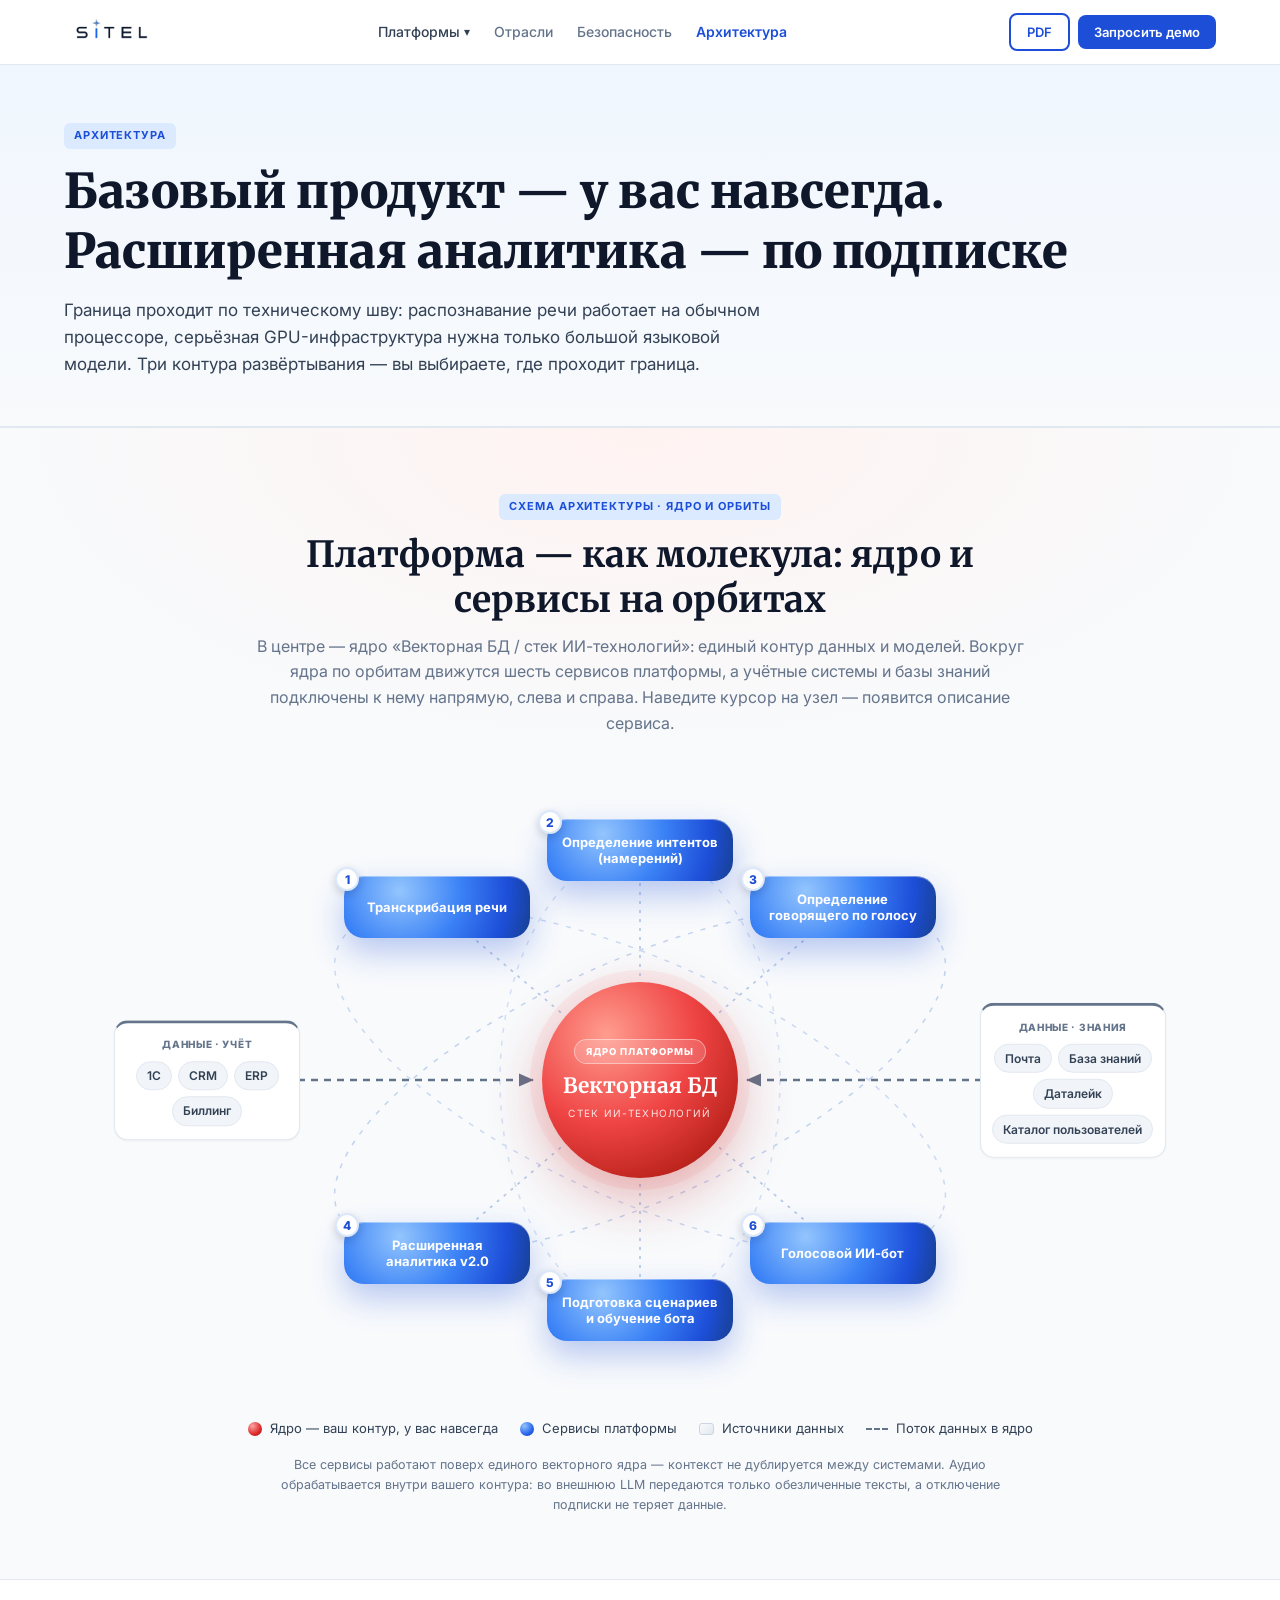
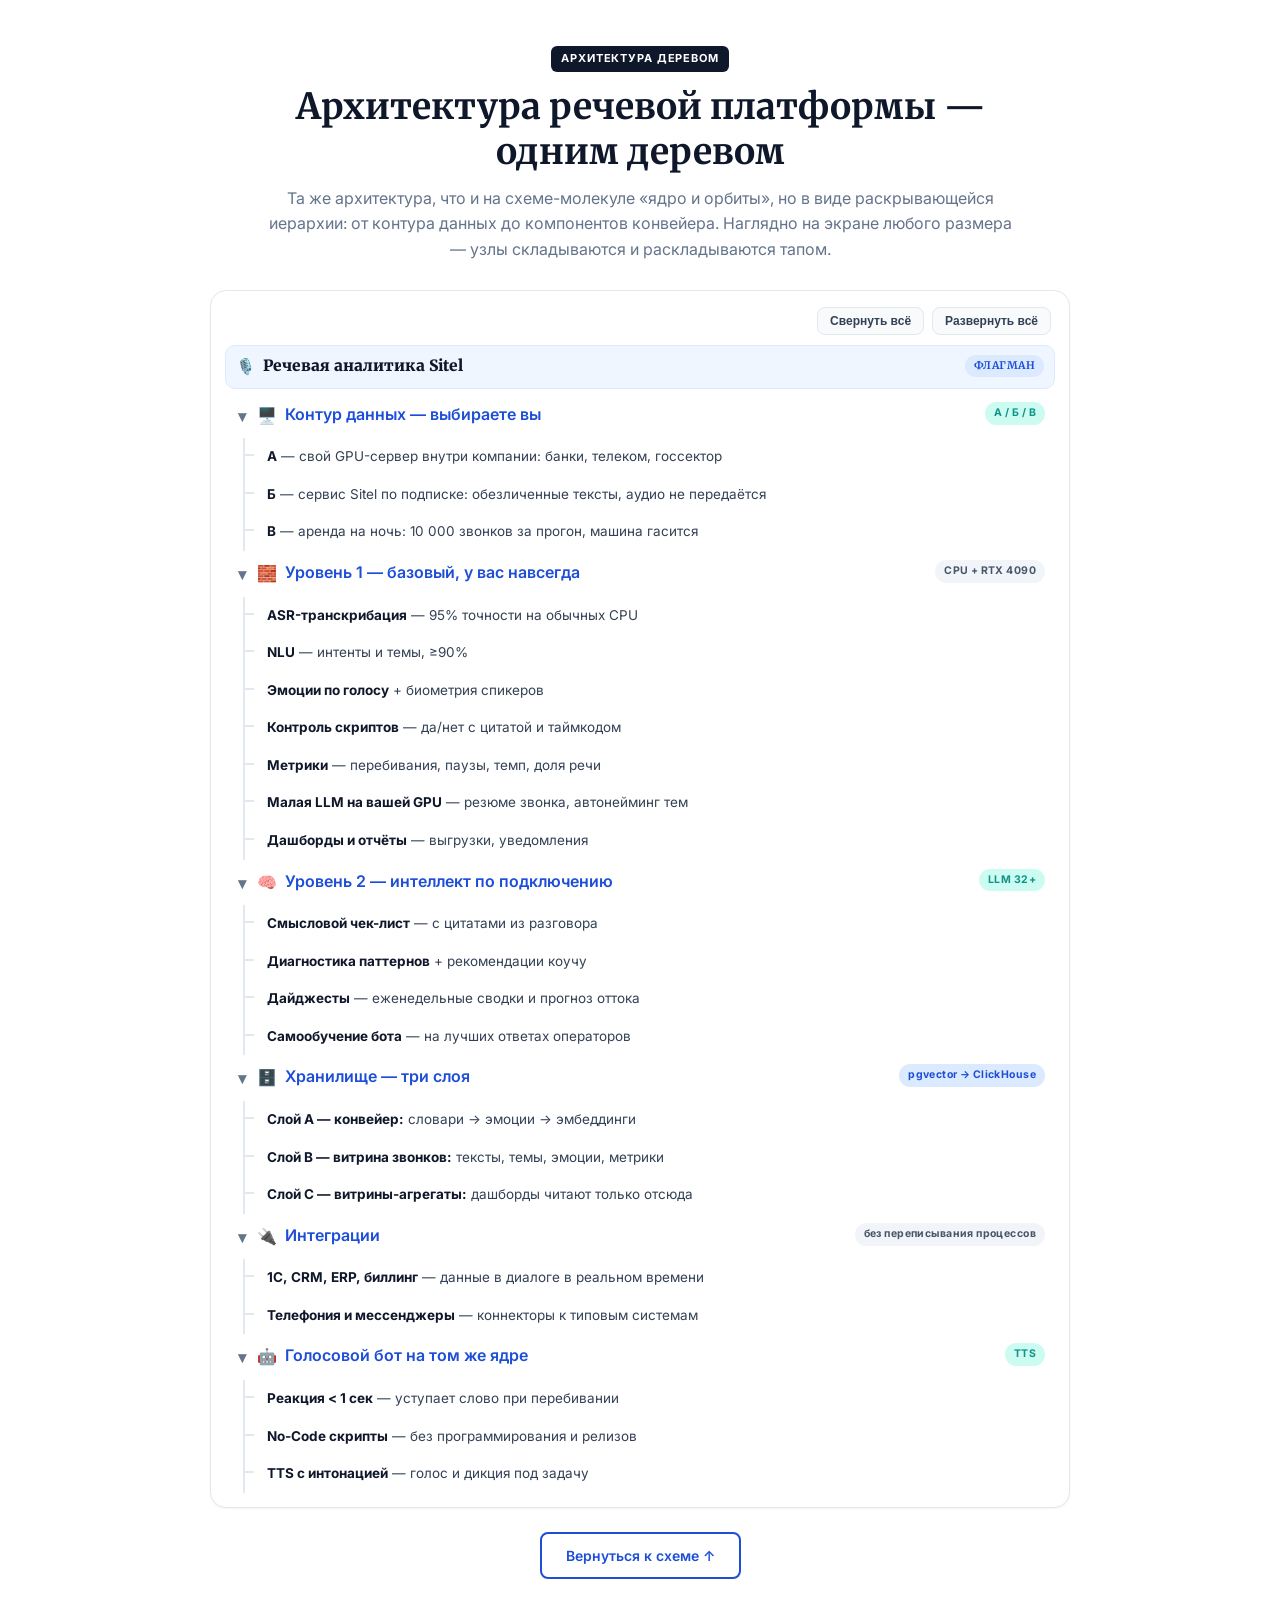
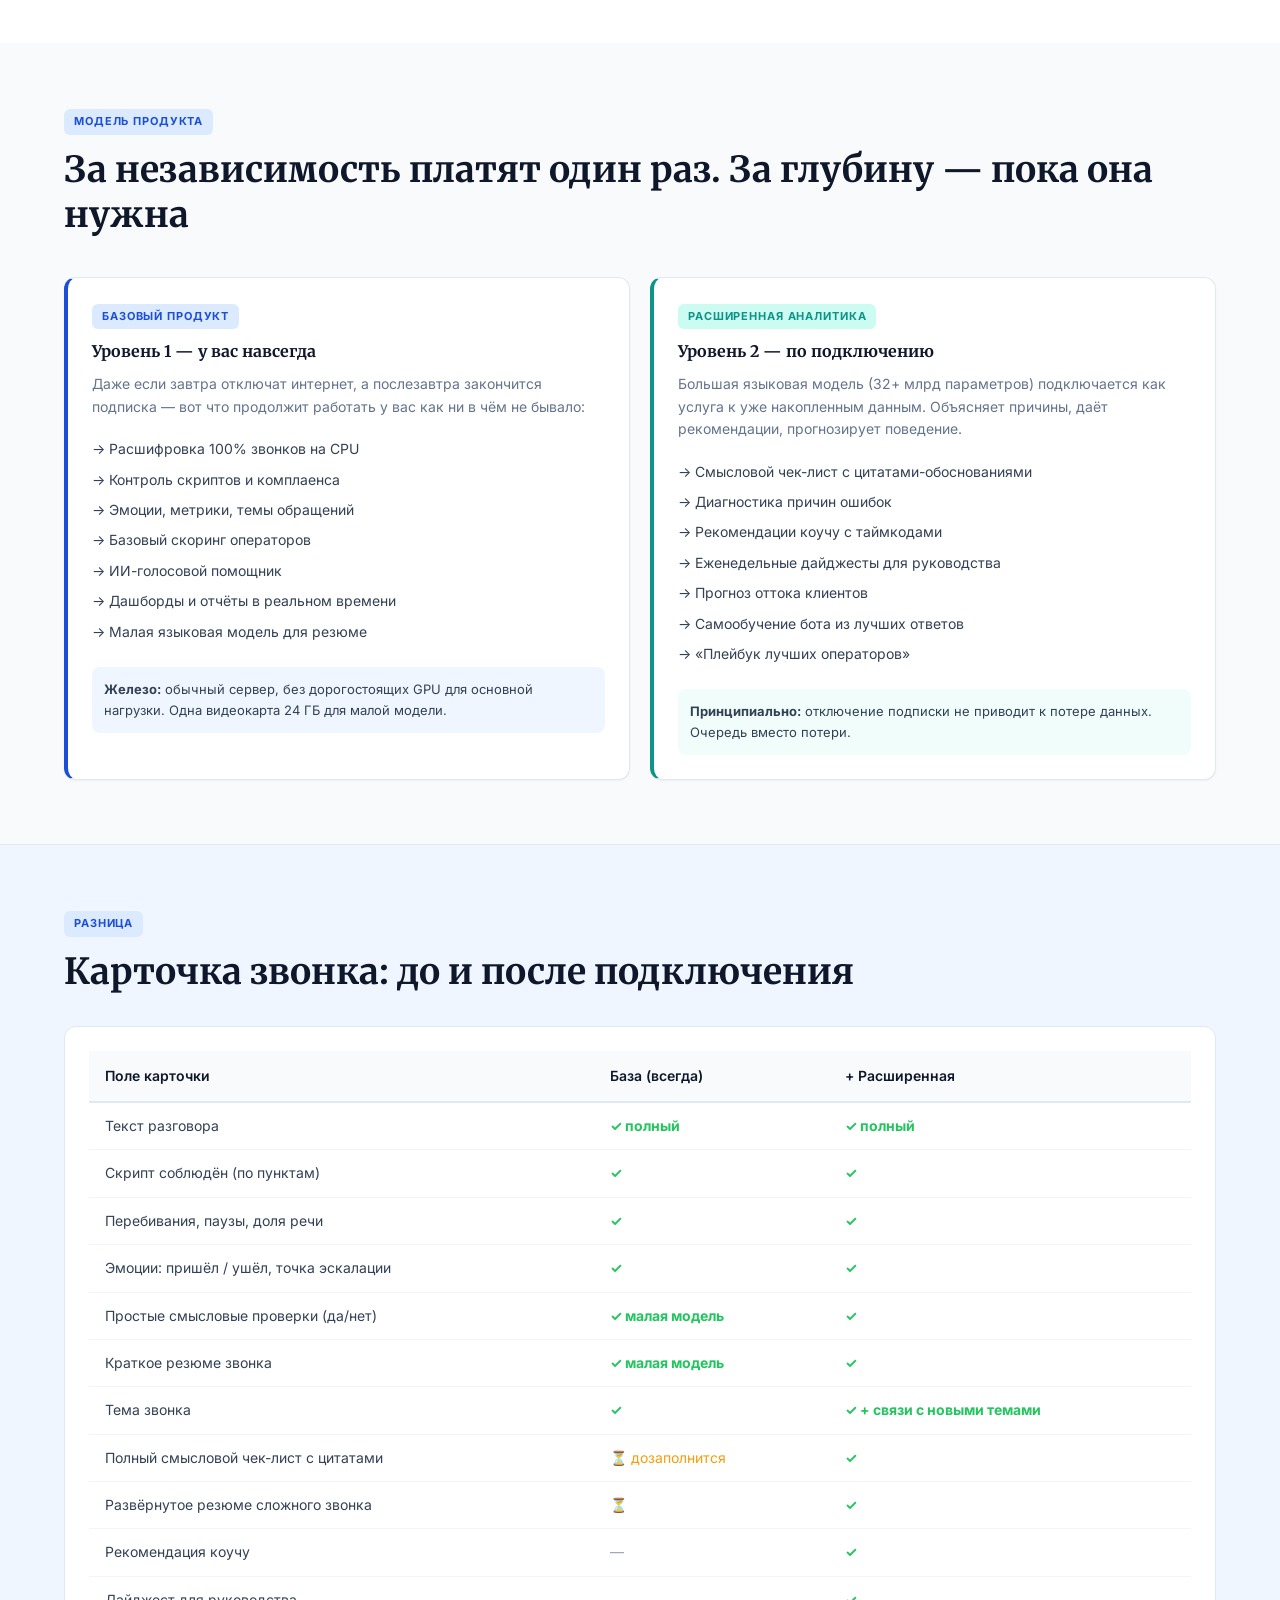
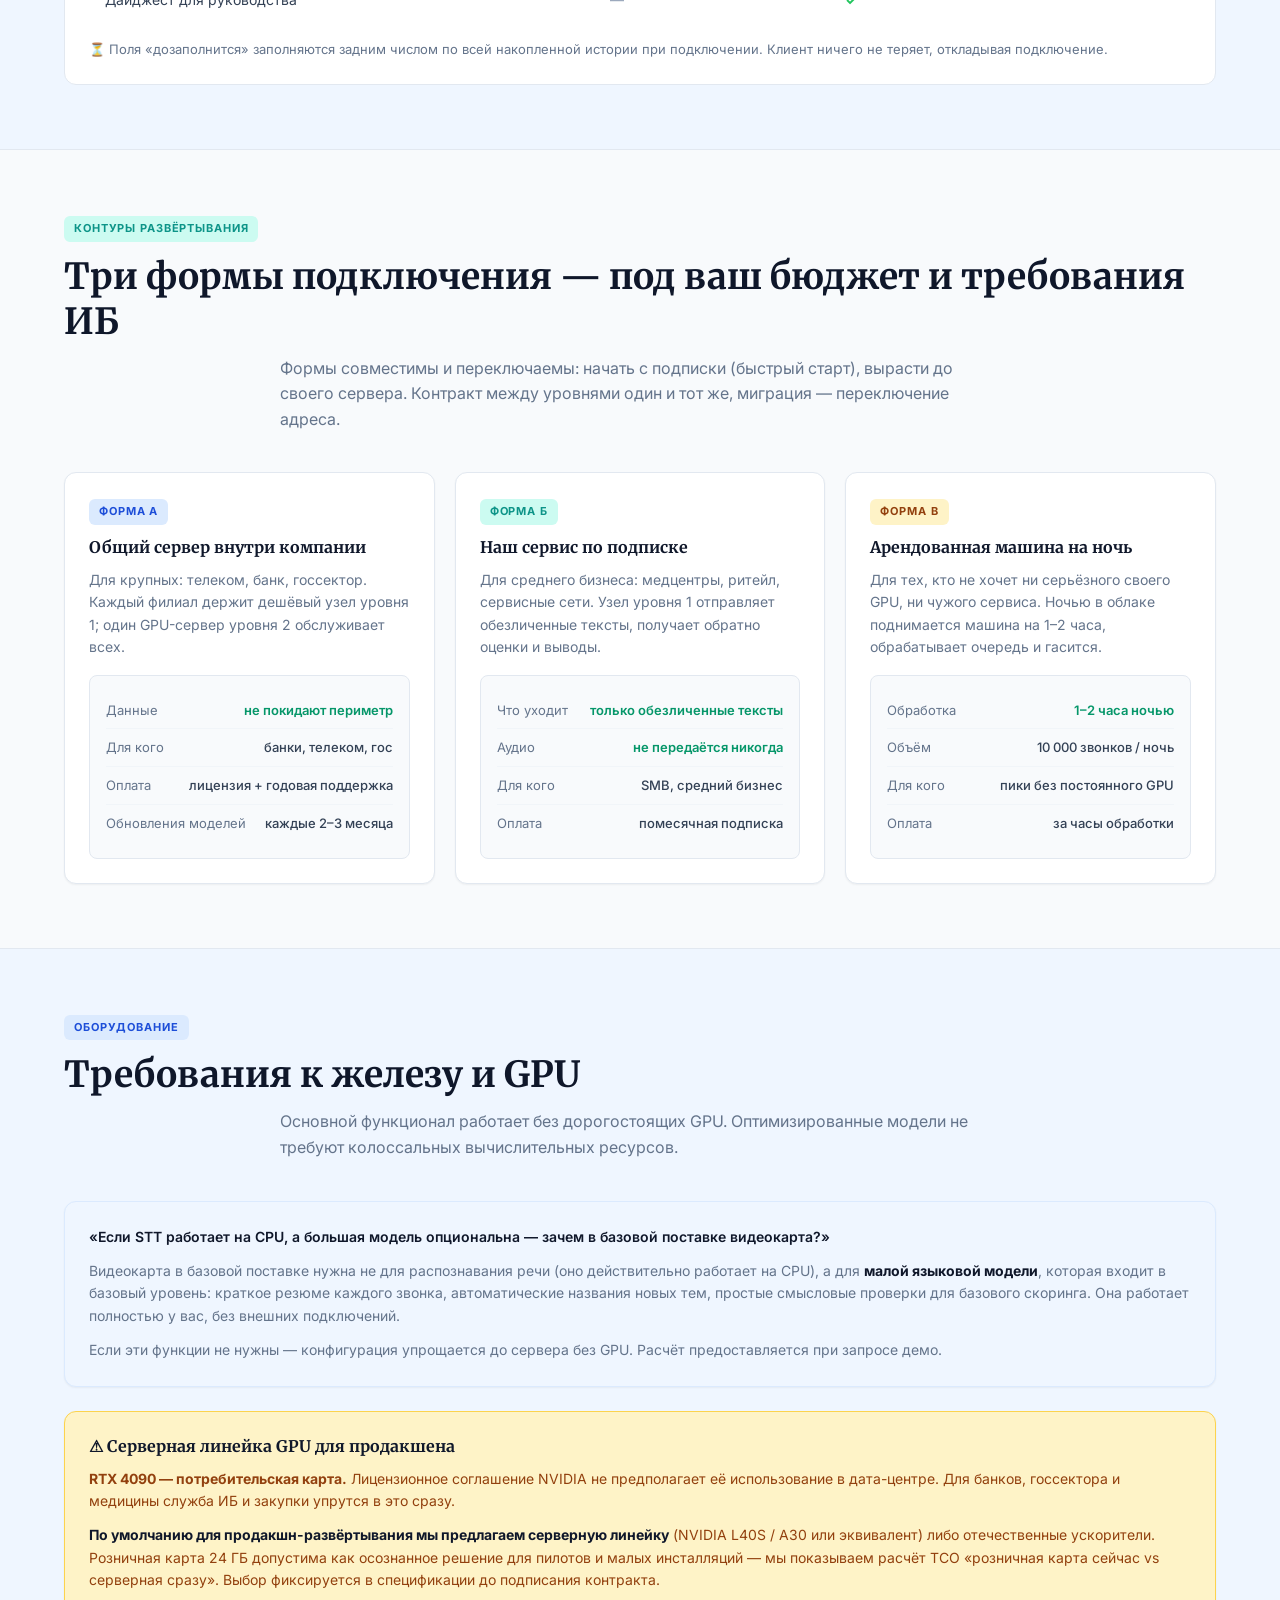
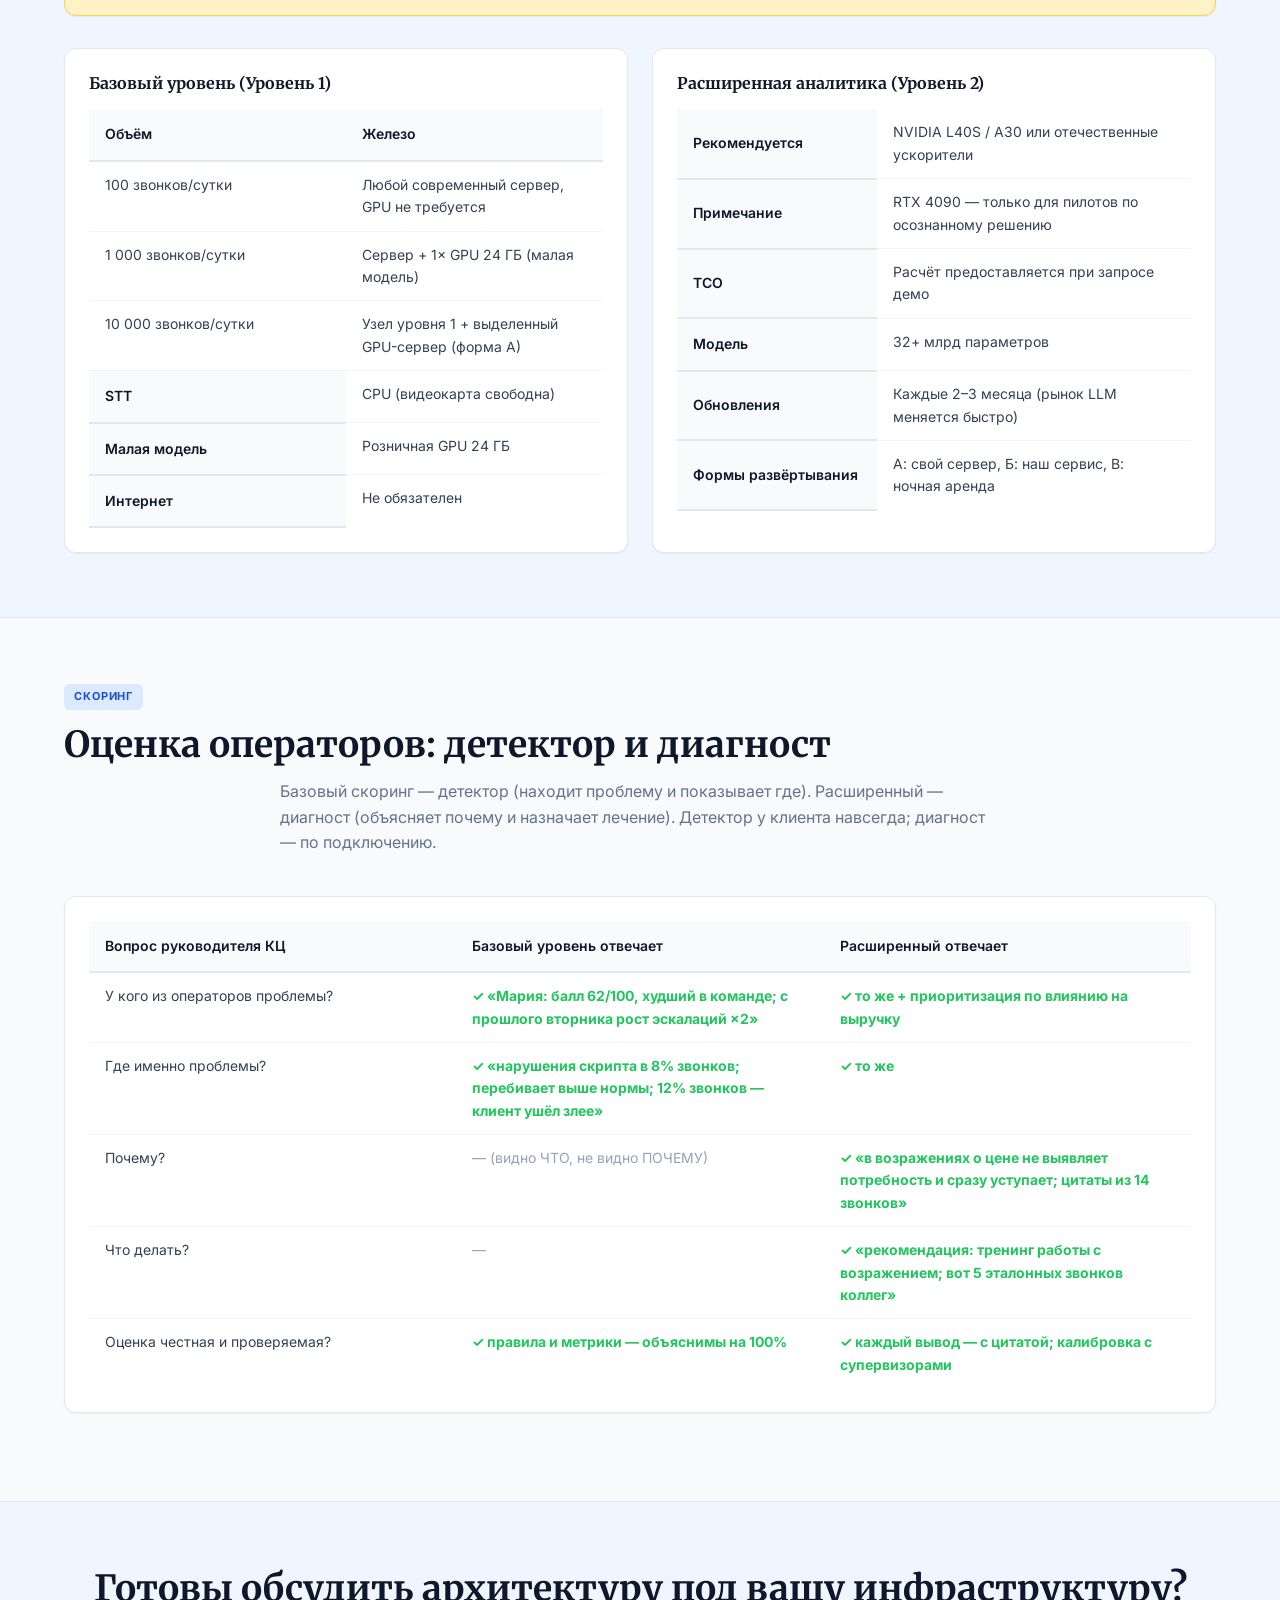
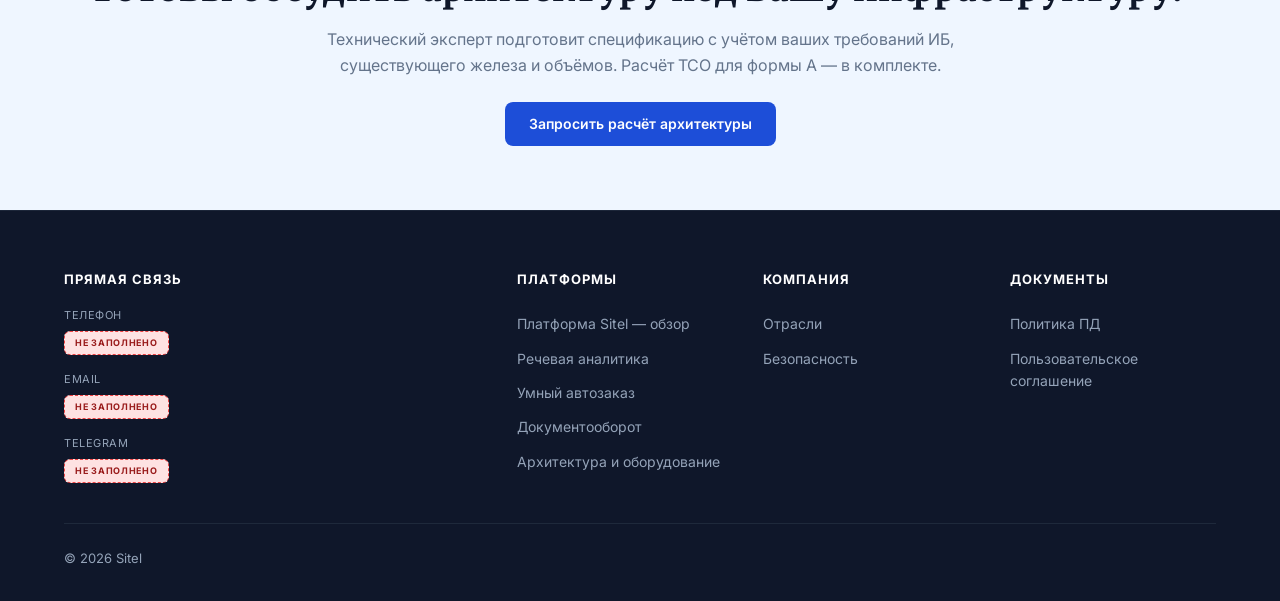
<file: architecture.html>
<!DOCTYPE html>
<html lang="ru">
<head>
  <meta charset="UTF-8">
  <meta name="viewport" content="width=device-width, initial-scale=1.0">
  <title>Архитектура и оборудование — Sitel</title>
  <meta name="description" content="Двухуровневая архитектура речевой аналитики. Три контура развёртывания, требования к оборудованию, GPU-серверы.">
  
  <meta property="og:title" content="Архитектура и оборудование — Sitel">
  <meta property="og:description" content="Три контура развёртывания, серверные GPU, расчёт TCO, таблица карточки звонка до и после.">
  <meta property="og:type" content="website">
  <meta property="og:image" content="/images/og-preview.png">
  <meta property="og:url" content="/architecture.html">
  
  <link rel="icon" type="image/svg+xml" href="data:image/svg+xml,<svg xmlns='http://www.w3.org/2000/svg' viewBox='0 0 100 100'><rect width='100' height='100' rx='20' fill='%231D4ED8'/><text x='50' y='68' text-anchor='middle' fill='white' font-size='58' font-family='Georgia' font-weight='900'>S</text></svg>">
  
  <link rel="preconnect" href="https://fonts.googleapis.com">
  <link rel="preconnect" href="https://fonts.gstatic.com" crossorigin>
  <link href="https://fonts.googleapis.com/css2?family=Inter:wght@400;500;600;700;800&family=Merriweather:wght@700;900&display=swap" rel="stylesheet">
  <link rel="stylesheet" href="css/styles.css">
</head>



<body>

<!-- HEADER -->
<header class="site-header" id="site-header">
  <div class="container header-inner">
    <a href="index.html" class="logo">
      <span class="logo-text"><img class="logo-text-icon" src="logo/logo_sitel2.png" alt="Sitel" height="100"></span>
    </a>
    
    <nav class="nav-links">
      <div class="dropdown" id="products-dropdown">
        <button class="dropdown-toggle" onclick="toggleDropdown('products-dropdown')" aria-expanded="false">Платформы</button>
        <div class="dropdown-menu">
          <a href="index.html">Платформа Sitel — обзор</a>
          <a href="platforms/speech-analytics.html">Речевая аналитика</a>
          <a href="platforms/auto-order.html">Умный автозаказ</a>
          <a href="platforms/docs.html">Документооборот</a>
        </div>
      </div>
      <a href="cases.html">Отрасли</a>
      <a href="security.html">Безопасность</a>
      <a href="architecture.html" style="color:var(--blue-700);font-weight:600;">Архитектура</a>
    </nav>
    
    <div class="header-actions">
      <a href="downloads/sitel-presentation.pdf" download class="btn btn-outline btn-sm">PDF</a>
      <a href="contact.html" class="btn btn-primary btn-sm"><span class="hd-full">Запросить демо</span><span class="hd-short">Демо</span></a>
    </div>
    
    <button class="mobile-toggle" onclick="document.getElementById('mobile-menu').classList.toggle('open')" aria-label="Меню">
      <svg width="24" height="24" viewBox="0 0 24 24" fill="none" stroke="currentColor" stroke-width="2"><line x1="3" y1="6" x2="21" y2="6"/><line x1="3" y1="12" x2="21" y2="12"/><line x1="3" y1="18" x2="21" y2="18"/></svg>
    </button>
  </div>
  
  <div class="mobile-menu" id="mobile-menu">
    <strong style="display:block;padding:12px 0;font-size:13px;color:var(--text-light);text-transform:uppercase;">Платформы</strong>
    <div class="mobile-submenu">
      <a href="index.html" onclick="closeMobile()">Платформа Sitel — обзор</a>
      <a href="platforms/speech-analytics.html" onclick="closeMobile()">Речевая аналитика</a>
      <a href="platforms/auto-order.html" onclick="closeMobile()">Умный автозаказ</a>
      <a href="platforms/docs.html" onclick="closeMobile()">Документооборот</a>
    </div>
    <a href="cases.html" onclick="closeMobile()">Отрасли</a>
    <a href="security.html" onclick="closeMobile()">Безопасность</a>
    <a href="architecture.html" onclick="closeMobile()" style="color:var(--blue-700);font-weight:600;">Архитектура</a>
    <a href="contact.html" onclick="closeMobile()" style="color:var(--blue-700);font-weight:600;">Запросить демо →</a>
  </div>
</header>

<!-- HERO -->
<section class="page-hero">
  <div class="container">
    <span class="badge badge-blue" style="margin-bottom:12px;">АРХИТЕКТУРА</span>
    <h1>Базовый продукт — у вас навсегда. Расширенная аналитика — по подписке</h1>
    <p>Граница проходит по техническому шву: распознавание речи работает на обычном процессоре, серьёзная GPU-инфраструктура нужна только большой языковой модели. Три контура развёртывания — вы выбираете, где проходит граница.</p>
  </div>
</section>

<!-- СХЕМА АРХИТЕКТУРЫ: МОЛЕКУЛА -->
<section id="scheme" class="mol-section">
  <div class="container">
    <div style="text-align:center;max-width:800px;margin:0 auto 8px;">
      <span class="badge badge-blue" style="margin-bottom:12px;">СХЕМА АРХИТЕКТУРЫ · ЯДРО И ОРБИТЫ</span>
      <h2>Платформа — как молекула: ядро и сервисы на орбитах</h2>
      <p style="color:var(--text-muted);margin-top:12px;">В центре — ядро «Векторная БД / стек ИИ-технологий»: единый контур данных и моделей. Вокруг ядра по орбитам движутся шесть сервисов платформы, а учётные системы и базы знаний подключены к нему напрямую, слева и справа. <span class="mol-hover-hint">Наведите курсор на узел — появится описание сервиса.</span></p>
    </div>

    <div class="mol-scene" aria-label="Схема: ядро «Векторная БД», шесть сервисов на орбитах, источники данных слева и справа">
      <svg class="mol-svg" viewBox="0 0 1100 620" aria-hidden="true" focusable="false">
        <defs>
          <marker id="mol-arrow" viewBox="0 0 10 10" refX="8.5" refY="5" markerWidth="7" markerHeight="7" orient="auto-start-reverse">
            <path d="M 0 1 L 9 5 L 0 9 z" fill="#64748B"></path>
          </marker>
        </defs>
        <ellipse class="mol-orbit o1" cx="550" cy="310" rx="330" ry="120" transform="rotate(-24 550 310)"></ellipse>
        <ellipse class="mol-orbit o2" cx="550" cy="310" rx="330" ry="120" transform="rotate(24 550 310)"></ellipse>
        <ellipse class="mol-orbit o3" cx="550" cy="310" rx="140" ry="230"></ellipse>
        <g class="mol-spokes">
          <line x1="477.7" y1="248.4" x2="347" y2="137"></line>
          <line x1="550" y1="215" x2="550" y2="80"></line>
          <line x1="622.3" y1="248.4" x2="753" y2="137"></line>
          <line x1="477.7" y1="371.6" x2="347" y2="483"></line>
          <line x1="550" y1="405" x2="550" y2="540"></line>
          <line x1="622.3" y1="371.6" x2="753" y2="483"></line>
        </g>
        <g class="mol-datalines">
          <line class="mol-flowline" x1="208" y1="310" x2="443" y2="310" marker-end="url(#mol-arrow)"></line>
          <line class="mol-flowline" x1="892" y1="310" x2="657" y2="310" marker-end="url(#mol-arrow)"></line>
        </g>
      </svg>

      <div class="mol-core">
        <span class="mol-core-tag">Ядро платформы</span>
        <strong>Векторная БД</strong>
        <em>стек ИИ-технологий</em>
      </div>

      <div class="mol-node mn1" data-tip="Звонки и голосовые сообщения — в текст с точностью до 95%, даже в шумных записях."><i>1</i><b>Транскрибация речи</b></div>
      <div class="mol-node mn2 tip-below" data-tip="Определяет намерение клиента — заказ, жалоба, отказ — и передаёт сценарию обработки."><i>2</i><b>Определение интентов (намерений)</b></div>
      <div class="mol-node mn3" data-tip="Узнаёт говорящего по голосу: отделяет оператора от клиента и находит дубли записей."><i>3</i><b>Определение говорящего по голосу</b></div>
      <div class="mol-node mn4" data-tip="Эмоции, прерывания, соблюдение скриптов и отчёты по всем разговорам — версия 2.0."><i>4</i><b>Расширенная аналитика v2.0</b></div>
      <div class="mol-node mn5" data-tip="No-Code конструктор: соберите диалог, обучите бота и выпустите правки без программистов."><i>5</i><b>Подготовка сценариев и обучение бота</b></div>
      <div class="mol-node mn6" data-tip="Отвечает клиенту голосом меньше чем за секунду — сам или с передачей оператору."><i>6</i><b>Голосовой ИИ-бот</b></div>

      <div class="mol-data mol-data-l">
        <span class="mol-data-tag">Данные · учёт</span>
        <ul><li>1С</li><li>CRM</li><li>ERP</li><li>Биллинг</li></ul>
      </div>
      <div class="mol-data mol-data-r">
        <span class="mol-data-tag">Данные · знания</span>
        <ul><li>Почта</li><li>База знаний</li><li>Даталейк</li><li>Каталог пользователей</li></ul>
      </div>
    </div>

    <div class="mol-legend">
      <span><i class="mlg mlg-red"></i> Ядро — ваш контур, у вас навсегда</span>
      <span><i class="mlg mlg-blue"></i> Сервисы платформы</span>
      <span><i class="mlg mlg-gray"></i> Источники данных</span>
      <span><i class="mlg mlg-line"></i> Поток данных в ядро</span>
    </div>

    <p class="mol-note">Все сервисы работают поверх единого векторного ядра — контекст не дублируется между системами. Аудио обрабатывается внутри вашего контура: во внешнюю LLM передаются только обезличенные тексты, а отключение подписки не теряет данные.</p>

    <!-- мобильная линейная цепочка: строго сверху вниз -->
    <div class="mol-flow">
      <div style="text-align:center;"><span class="lbl-tag t-gray">Шаг 1 · источники данных</span></div>
      <div class="mf-card mf-data">
        <b>Данные компании</b>
        <span class="mf-pillsub">учётные системы</span>
        <ul class="mf-pills"><li>1С</li><li>CRM</li><li>ERP</li><li>Биллинг</li></ul>
        <span class="mf-pillsub">знания и коммуникации</span>
        <ul class="mf-pills"><li>Почта</li><li>База знаний</li><li>Даталейк</li><li>Каталог пользователей</li></ul>
      </div>
      <div class="mf-link" aria-hidden="true"></div>
      <div style="text-align:center;"><span class="lbl-tag t-red">Шаг 2 · ядро платформы</span></div>
      <div class="mf-card mf-core">
        <span>Ядро платформы</span>
        <b>Векторная БД</b>
        <em>стек ИИ-технологий · ваш контур</em>
      </div>
      <div class="mf-link" aria-hidden="true"></div>
      <div style="text-align:center;"><span class="lbl-tag t-blue">Шаг 3 · сервисы на орбитах</span></div>
      <div class="mf-card mf-svc"><i>1</i><span><b>Транскрибация речи</b><p>Звонки и голосовые — в текст с точностью до 95%, даже в шумных записях.</p></span></div>
      <div class="mf-card mf-svc"><i>2</i><span><b>Определение интентов (намерений)</b><p>Намерение клиента — заказ, жалоба, отказ — уходит в сценарий обработки.</p></span></div>
      <div class="mf-card mf-svc"><i>3</i><span><b>Определение говорящего по голосу</b><p>Отделяет оператора от клиента, находит дубли записей.</p></span></div>
      <div class="mf-card mf-svc"><i>4</i><span><b>Расширенная аналитика v2.0</b><p>Эмоции, прерывания, скрипты и отчёты по всем разговорам.</p></span></div>
      <div class="mf-card mf-svc"><i>5</i><span><b>Подготовка сценариев и обучение бота</b><p>No-Code конструктор диалогов — правки без программистов.</p></span></div>
      <div class="mf-card mf-svc"><i>6</i><span><b>Голосовой ИИ-бот</b><p>Ответ клиенту голосом меньше чем за секунду — сам или с передачей оператору.</p></span></div>
      <div class="mf-card mf-foot">
        <b>Аудио не покидает ваш контур</b>
        <p>Во внешнюю LLM передаются только обезличенные тексты; отключение подписки не теряет данные.</p>
      </div>
    </div>
  </div>
</section>

<!-- ДЕРЕВО АРХИТЕКТУРЫ -->
<section id="tree" style="background:#FFFFFF;">
  <div class="container">
    <div style="text-align:center;max-width:760px;margin:0 auto 28px;">
      <span class="badge badge-dark" style="margin-bottom:12px;">АРХИТЕКТУРА ДЕРЕВОМ</span>
      <h2>Архитектура речевой платформы — одним деревом</h2>
      <p style="color:var(--text-muted);margin-top:12px;">Та же архитектура, что и на схеме-молекуле «ядро и орбиты», но в виде раскрывающейся иерархии: от контура данных до компонентов конвейера. Наглядно на экране любого размера — узлы складываются и раскладываются тапом.</p>
    </div>

    <div class="arch-tree" id="arch-tree">
      <div class="at-toolbar">
        <button type="button" onclick="atAll(false)">Свернуть всё</button>
        <button type="button" onclick="atAll(true)">Развернуть всё</button>
      </div>

      <div class="at-row at-root"><span class="at-ico">🎙️</span><span>Речевая аналитика Sitel</span><span class="at-tag tg-blue">ФЛАГМАН</span></div>

      <div class="at-branch open">
        <button class="at-row at-node" type="button" onclick="atToggle(this)" aria-expanded="true">
          <span class="at-twist">▾</span><span class="at-ico">🖥️</span><span>Контур данных — выбираете вы</span><span class="at-tag">А / Б / В</span>
        </button>
        <div class="at-kids">
          <div class="at-row at-leaf"><span><strong>А</strong> — свой GPU-сервер внутри компании: банки, телеком, госсектор</span></div>
          <div class="at-row at-leaf"><span><strong>Б</strong> — сервис Sitel по подписке: обезличенные тексты, аудио не передаётся</span></div>
          <div class="at-row at-leaf"><span><strong>В</strong> — аренда на ночь: 10 000 звонков за прогон, машина гасится</span></div>
        </div>
      </div>

      <div class="at-branch open">
        <button class="at-row at-node" type="button" onclick="atToggle(this)" aria-expanded="true">
          <span class="at-twist">▾</span><span class="at-ico">🧱</span><span>Уровень 1 — базовый, у вас навсегда</span><span class="at-tag tg-gray">CPU + RTX 4090</span>
        </button>
        <div class="at-kids">
          <div class="at-row at-leaf"><span><strong>ASR-транскрибация</strong> — 95% точности на обычных CPU</span></div>
          <div class="at-row at-leaf"><span><strong>NLU</strong> — интенты и темы, ≥90%</span></div>
          <div class="at-row at-leaf"><span><strong>Эмоции по голосу</strong> + биометрия спикеров</span></div>
          <div class="at-row at-leaf"><span><strong>Контроль скриптов</strong> — да/нет с цитатой и таймкодом</span></div>
          <div class="at-row at-leaf"><span><strong>Метрики</strong> — перебивания, паузы, темп, доля речи</span></div>
          <div class="at-row at-leaf"><span><strong>Малая LLM на вашей GPU</strong> — резюме звонка, автонейминг тем</span></div>
          <div class="at-row at-leaf"><span><strong>Дашборды и отчёты</strong> — выгрузки, уведомления</span></div>
        </div>
      </div>

      <div class="at-branch open">
        <button class="at-row at-node" type="button" onclick="atToggle(this)" aria-expanded="true">
          <span class="at-twist">▾</span><span class="at-ico">🧠</span><span>Уровень 2 — интеллект по подключению</span><span class="at-tag">LLM 32+</span>
        </button>
        <div class="at-kids">
          <div class="at-row at-leaf"><span><strong>Смысловой чек-лист</strong> — с цитатами из разговора</span></div>
          <div class="at-row at-leaf"><span><strong>Диагностика паттернов</strong> + рекомендации коучу</span></div>
          <div class="at-row at-leaf"><span><strong>Дайджесты</strong> — еженедельные сводки и прогноз оттока</span></div>
          <div class="at-row at-leaf"><span><strong>Самообучение бота</strong> — на лучших ответах операторов</span></div>
        </div>
      </div>

      <div class="at-branch open">
        <button class="at-row at-node" type="button" onclick="atToggle(this)" aria-expanded="true">
          <span class="at-twist">▾</span><span class="at-ico">🗄️</span><span>Хранилище — три слоя</span><span class="at-tag tg-blue">pgvector → ClickHouse</span>
        </button>
        <div class="at-kids">
          <div class="at-row at-leaf"><span><strong>Слой A — конвейер:</strong> словари → эмоции → эмбеддинги</span></div>
          <div class="at-row at-leaf"><span><strong>Слой B — витрина звонков:</strong> тексты, темы, эмоции, метрики</span></div>
          <div class="at-row at-leaf"><span><strong>Слой C — витрины-агрегаты:</strong> дашборды читают только отсюда</span></div>
        </div>
      </div>

      <div class="at-branch open">
        <button class="at-row at-node" type="button" onclick="atToggle(this)" aria-expanded="true">
          <span class="at-twist">▾</span><span class="at-ico">🔌</span><span>Интеграции</span><span class="at-tag tg-gray">без переписывания процессов</span>
        </button>
        <div class="at-kids">
          <div class="at-row at-leaf"><span><strong>1С, CRM, ERP, биллинг</strong> — данные в диалоге в реальном времени</span></div>
          <div class="at-row at-leaf"><span><strong>Телефония и мессенджеры</strong> — коннекторы к типовым системам</span></div>
        </div>
      </div>

      <div class="at-branch open">
        <button class="at-row at-node" type="button" onclick="atToggle(this)" aria-expanded="true">
          <span class="at-twist">▾</span><span class="at-ico">🤖</span><span>Голосовой бот на том же ядре</span><span class="at-tag">TTS</span>
        </button>
        <div class="at-kids">
          <div class="at-row at-leaf"><span><strong>Реакция &lt; 1 сек</strong> — уступает слово при перебивании</span></div>
          <div class="at-row at-leaf"><span><strong>No-Code скрипты</strong> — без программирования и релизов</span></div>
          <div class="at-row at-leaf"><span><strong>TTS с интонацией</strong> — голос и дикция под задачу</span></div>
        </div>
      </div>
    </div>

    <div style="text-align:center;margin-top:24px;">
      <a href="#scheme" class="btn btn-outline">Вернуться к схеме ↑</a>
    </div>
  </div>
</section>

<script>
function atToggle(btn) {
  const branch = btn.closest('.at-branch');
  const open = branch.classList.toggle('open');
  btn.setAttribute('aria-expanded', String(open));
}
function atAll(open) {
  document.querySelectorAll('#arch-tree .at-branch').forEach(b => {
    b.classList.toggle('open', open);
    const n = b.querySelector(':scope > .at-node');
    if (n) n.setAttribute('aria-expanded', String(open));
  });
}
</script>
<!-- ДВА УРОВНЯ -->
<section>
  <div class="container">
    <div style="margin-bottom:40px;">
      <span class="badge badge-blue" style="margin-bottom:12px;">МОДЕЛЬ ПРОДУКТА</span>
      <h2>За независимость платят один раз. За глубину — пока она нужна</h2>
    </div>
    <div class="features-grid">
      <div class="card" style="border-left:4px solid var(--blue-700);">
        <span class="badge badge-blue" style="margin-bottom:12px;">БАЗОВЫЙ ПРОДУКТ</span>
        <h4 style="margin-bottom:12px;">Уровень 1 — у вас навсегда</h4>
        <p style="font-size:14px;color:var(--text-muted);margin-bottom:16px;">Даже если завтра отключат интернет, а послезавтра закончится подписка — вот что продолжит работать у вас как ни в чём не бывало:</p>
        <ul style="list-style:none;font-size:14px;color:var(--text-secondary);">
          <li style="padding:4px 0;">→ Расшифровка 100% звонков на CPU</li>
          <li style="padding:4px 0;">→ Контроль скриптов и комплаенса</li>
          <li style="padding:4px 0;">→ Эмоции, метрики, темы обращений</li>
          <li style="padding:4px 0;">→ Базовый скоринг операторов</li>
          <li style="padding:4px 0;">→ ИИ-голосовой помощник</li>
          <li style="padding:4px 0;">→ Дашборды и отчёты в реальном времени</li>
          <li style="padding:4px 0;">→ Малая языковая модель для резюме</li>
        </ul>
        <div style="margin-top:20px;padding:12px;background:#EFF6FF;border-radius:8px;font-size:13px;">
          <strong>Железо:</strong> обычный сервер, без дорогостоящих GPU для основной нагрузки. Одна видеокарта 24 ГБ для малой модели.
        </div>
      </div>
      <div class="card" style="border-left:4px solid var(--teal-600);">
        <span class="badge badge-teal" style="margin-bottom:12px;">РАСШИРЕННАЯ АНАЛИТИКА</span>
        <h4 style="margin-bottom:12px;">Уровень 2 — по подключению</h4>
        <p style="font-size:14px;color:var(--text-muted);margin-bottom:16px;">Большая языковая модель (32+ млрд параметров) подключается как услуга к уже накопленным данным. Объясняет причины, даёт рекомендации, прогнозирует поведение.</p>
        <ul style="list-style:none;font-size:14px;color:var(--text-secondary);">
          <li style="padding:4px 0;">→ Смысловой чек-лист с цитатами-обоснованиями</li>
          <li style="padding:4px 0;">→ Диагностика причин ошибок</li>
          <li style="padding:4px 0;">→ Рекомендации коучу с таймкодами</li>
          <li style="padding:4px 0;">→ Еженедельные дайджесты для руководства</li>
          <li style="padding:4px 0;">→ Прогноз оттока клиентов</li>
          <li style="padding:4px 0;">→ Самообучение бота из лучших ответов</li>
          <li style="padding:4px 0;">→ «Плейбук лучших операторов»</li>
        </ul>
        <div style="margin-top:20px;padding:12px;background:#F0FDFA;border-radius:8px;font-size:13px;">
          <strong>Принципиально:</strong> отключение подписки не приводит к потере данных. Очередь вместо потери.
        </div>
      </div>
    </div>
  </div>
</section>

<!-- ТАБЛИЦА: КАРТОЧКА ЗВОНКА -->
<section class="section-blue">
  <div class="container">
    <div style="margin-bottom:32px;">
      <span class="badge badge-blue" style="margin-bottom:12px;">РАЗНИЦА</span>
      <h2>Карточка звонка: до и после подключения</h2>
    </div>
    <div class="card-flat" style="overflow-x:auto;">
      <table class="compare-table">
        <thead>
          <tr><th>Поле карточки</th><th>База (всегда)</th><th>+ Расширенная</th></tr>
        </thead>
        <tbody>
          <tr><td>Текст разговора</td><td class="check">✓ полный</td><td class="check">✓ полный</td></tr>
          <tr><td>Скрипт соблюдён (по пунктам)</td><td class="check">✓</td><td class="check">✓</td></tr>
          <tr><td>Перебивания, паузы, доля речи</td><td class="check">✓</td><td class="check">✓</td></tr>
          <tr><td>Эмоции: пришёл / ушёл, точка эскалации</td><td class="check">✓</td><td class="check">✓</td></tr>
          <tr><td>Простые смысловые проверки (да/нет)</td><td class="check">✓ малая модель</td><td class="check">✓</td></tr>
          <tr><td>Краткое резюме звонка</td><td class="check">✓ малая модель</td><td class="check">✓</td></tr>
          <tr><td>Тема звонка</td><td class="check">✓</td><td class="check">✓ + связи с новыми темами</td></tr>
          <tr><td>Полный смысловой чек-лист с цитатами</td><td class="pending">⏳ дозаполнится</td><td class="check">✓</td></tr>
          <tr><td>Развёрнутое резюме сложного звонка</td><td class="pending">⏳</td><td class="check">✓</td></tr>
          <tr><td>Рекомендация коучу</td><td class="dash">—</td><td class="check">✓</td></tr>
          <tr><td>Дайджест для руководства</td><td class="dash">—</td><td class="check">✓</td></tr>
        </tbody>
      </table>
      <p style="font-size:13px;color:var(--text-muted);margin-top:16px;">⏳ Поля «дозаполнится» заполняются задним числом по всей накопленной истории при подключении. Клиент ничего не теряет, откладывая подключение.</p>
    </div>
  </div>
</section>

<!-- ТРИ КОНТУРА -->
<section>
  <div class="container">
    <div style="margin-bottom:40px;">
      <span class="badge badge-teal" style="margin-bottom:12px;">КОНТУРЫ РАЗВЁРТЫВАНИЯ</span>
      <h2>Три формы подключения — под ваш бюджет и требования ИБ</h2>
      <p style="max-width:720px;margin:12px auto 0;color:var(--text-muted);">Формы совместимы и переключаемы: начать с подписки (быстрый старт), вырасти до своего сервера. Контракт между уровнями один и тот же, миграция — переключение адреса.</p>
    </div>
    <div style="display:grid;grid-template-columns:repeat(3,1fr);gap:20px;">
      <div class="card">
        <span class="badge badge-blue" style="margin-bottom:12px;">ФОРМА А</span>
        <h4 style="margin-bottom:12px;">Общий сервер внутри компании</h4>
        <p style="font-size:14px;color:var(--text-muted);margin-bottom:16px;">Для крупных: телеком, банк, госсектор. Каждый филиал держит дешёвый узел уровня 1; один GPU-сервер уровня 2 обслуживает всех.</p>
        <div class="legal-box">
          <div class="row"><span class="label">Данные</span><span style="color:#059669;font-weight:600;">не покидают периметр</span></div>
          <div class="row"><span class="label">Для кого</span><span class="value">банки, телеком, гос</span></div>
          <div class="row"><span class="label">Оплата</span><span class="value">лицензия + годовая поддержка</span></div>
          <div class="row"><span class="label">Обновления моделей</span><span class="value">каждые 2–3 месяца</span></div>
        </div>
      </div>
      <div class="card">
        <span class="badge badge-teal" style="margin-bottom:12px;">ФОРМА Б</span>
        <h4 style="margin-bottom:12px;">Наш сервис по подписке</h4>
        <p style="font-size:14px;color:var(--text-muted);margin-bottom:16px;">Для среднего бизнеса: медцентры, ритейл, сервисные сети. Узел уровня 1 отправляет обезличенные тексты, получает обратно оценки и выводы.</p>
        <div class="legal-box">
          <div class="row"><span class="label">Что уходит</span><span style="color:#059669;font-weight:600;">только обезличенные тексты</span></div>
          <div class="row"><span class="label">Аудио</span><span style="color:#059669;font-weight:600;">не передаётся никогда</span></div>
          <div class="row"><span class="label">Для кого</span><span class="value">SMB, средний бизнес</span></div>
          <div class="row"><span class="label">Оплата</span><span class="value">помесячная подписка</span></div>
        </div>
      </div>
      <div class="card">
        <span class="badge badge-amber" style="margin-bottom:12px;">ФОРМА В</span>
        <h4 style="margin-bottom:12px;">Арендованная машина на ночь</h4>
        <p style="font-size:14px;color:var(--text-muted);margin-bottom:16px;">Для тех, кто не хочет ни серьёзного своего GPU, ни чужого сервиса. Ночью в облаке поднимается машина на 1–2 часа, обрабатывает очередь и гасится.</p>
        <div class="legal-box">
          <div class="row"><span class="label">Обработка</span><span style="color:#059669;font-weight:600;">1–2 часа ночью</span></div>
          <div class="row"><span class="label">Объём</span><span class="value">10 000 звонков / ночь</span></div>
          <div class="row"><span class="label">Для кого</span><span class="value">пики без постоянного GPU</span></div>
          <div class="row"><span class="label">Оплата</span><span class="value">за часы обработки</span></div>
        </div>
      </div>
    </div>
  </div>
</section>

<!-- GPU / ОБОРУДОВАНИЕ -->
<section class="section-blue">
  <div class="container">
    <div style="margin-bottom:40px;">
      <span class="badge badge-blue" style="margin-bottom:12px;">ОБОРУДОВАНИЕ</span>
      <h2>Требования к железу и GPU</h2>
      <p style="max-width:720px;margin:12px auto 0;color:var(--text-muted);">Основной функционал работает без дорогостоящих GPU. Оптимизированные модели не требуют колоссальных вычислительных ресурсов.</p>
    </div>

    <!-- Вопрос эксперта: STT на CPU, зачем GPU? -->
    <div class="card" style="background:#EFF6FF;border-color:#DBEAFE;margin-bottom:24px; text-align:left;">
      <p style="font-size:14px;color:#0F172A;font-weight:600;margin-bottom:12px;">«Если STT работает на CPU, а большая модель опциональна — зачем в базовой поставке видеокарта?»</p>
      <p style="font-size:14px;color:var(--text-muted);margin-bottom:12px;">Видеокарта в базовой поставке нужна не для распознавания речи (оно действительно работает на CPU), а для <strong style="color:#0F172A;">малой языковой модели</strong>, которая входит в базовый уровень: краткое резюме каждого звонка, автоматические названия новых тем, простые смысловые проверки для базового скоринга. Она работает полностью у вас, без внешних подключений.</p>
      <p style="font-size:14px;color:var(--text-muted);">Если эти функции не нужны — конфигурация упрощается до сервера без GPU. Расчёт предоставляется при запросе демо.</p>
    </div>

    <!-- GPU: серверная линейка -->
    <div class="card" style="background:#FEF3C7;border-color:#FCD34D;margin-bottom:32px; text-align:left;">
      <h4 style="margin-bottom:12px;">⚠ Серверная линейка GPU для продакшена</h4>
      <p style="font-size:14px;color:#92400E;margin-bottom:12px;"><strong>RTX 4090 — потребительская карта.</strong> Лицензионное соглашение NVIDIA не предполагает её использование в дата-центре. Для банков, госсектора и медицины служба ИБ и закупки упрутся в это сразу.</p>
      <p style="font-size:14px;color:#92400E;"><strong style="color:#0F172A;">По умолчанию для продакшн-развёртывания мы предлагаем серверную линейку</strong> (NVIDIA L40S / A30 или эквивалент) либо отечественные ускорители. Розничная карта 24 ГБ допустима как осознанное решение для пилотов и малых инсталляций — мы показываем расчёт TCO «розничная карта сейчас vs серверная сразу». Выбор фиксируется в спецификации до подписания контракта.</p>
    </div>

    <div style="display:grid;grid-template-columns:1fr 1fr;gap:24px;">
      <div class="card" style="text-align:left;">
        <h4 style="margin-bottom:16px;">Базовый уровень (Уровень 1)</h4>
        <table class="spec-table">
          <tr><th>Объём</th><th>Железо</th></tr>
          <tr><td>100 звонков/сутки</td><td>Любой современный сервер, GPU не требуется</td></tr>
          <tr><td>1 000 звонков/сутки</td><td>Сервер + 1× GPU 24 ГБ (малая модель)</td></tr>
          <tr><td>10 000 звонков/сутки</td><td>Узел уровня 1 + выделенный GPU-сервер (форма А)</td></tr>
          <tr><th>STT</th><td>CPU (видеокарта свободна)</td></tr>
          <tr><th>Малая модель</th><td>Розничная GPU 24 ГБ</td></tr>
          <tr><th>Интернет</th><td>Не обязателен</td></tr>
        </table>
      </div>
      <div class="card" style="text-align:left;">
        <h4 style="margin-bottom:16px;">Расширенная аналитика (Уровень 2)</h4>
        <table class="spec-table">
          <tr><th>Рекомендуется</th><td>NVIDIA L40S / A30 или отечественные ускорители</td></tr>
          <tr><th>Примечание</th><td>RTX 4090 — только для пилотов по осознанному решению</td></tr>
          <tr><th>TCO</th><td>Расчёт предоставляется при запросе демо</td></tr>
          <tr><th>Модель</th><td>32+ млрд параметров</td></tr>
          <tr><th>Обновления</th><td>Каждые 2–3 месяца (рынок LLM меняется быстро)</td></tr>
          <tr><th>Формы развёртывания</th><td>А: свой сервер, Б: наш сервис, В: ночная аренда</td></tr>
        </table>
      </div>
    </div>
  </div>
</section>

<!-- ОЦЕНКА ОПЕРАТОРОВ -->
<section>
  <div class="container">
    <div style="margin-bottom:40px;">
      <span class="badge badge-blue" style="margin-bottom:12px;">СКОРИНГ</span>
      <h2>Оценка операторов: детектор и диагност</h2>
      <p style="max-width:720px;margin:12px auto 0;color:var(--text-muted);">Базовый скоринг — детектор (находит проблему и показывает где). Расширенный — диагност (объясняет почему и назначает лечение). Детектор у клиента навсегда; диагност — по подключению.</p>
    </div>

    <div class="card" style="overflow-x:auto;margin-bottom:24px; text-align:left;">
      <table class="spec-table">
        <thead>
          <tr><th>Вопрос руководителя КЦ</th><th>Базовый уровень отвечает</th><th>Расширенный отвечает</th></tr>
        </thead>
        <tbody>
          <tr>
            <td>У кого из операторов проблемы?</td>
            <td class="check">✓ «Мария: балл 62/100, худший в команде; с прошлого вторника рост эскалаций ×2»</td>
            <td class="check">✓ то же + приоритизация по влиянию на выручку</td>
          </tr>
          <tr>
            <td>Где именно проблемы?</td>
            <td class="check">✓ «нарушения скрипта в 8% звонков; перебивает выше нормы; 12% звонков — клиент ушёл злее»</td>
            <td class="check">✓ то же</td>
          </tr>
          <tr>
            <td>Почему?</td>
            <td class="dash">— (видно ЧТО, не видно ПОЧЕМУ)</td>
            <td class="check">✓ «в возражениях о цене не выявляет потребность и сразу уступает; цитаты из 14 звонков»</td>
          </tr>
          <tr>
            <td>Что делать?</td>
            <td class="dash">—</td>
            <td class="check">✓ «рекомендация: тренинг работы с возражением; вот 5 эталонных звонков коллег»</td>
          </tr>
          <tr>
            <td>Оценка честная и проверяемая?</td>
            <td class="check">✓ правила и метрики — объяснимы на 100%</td>
            <td class="check">✓ каждый вывод — с цитатой; калибровка с супервизорами</td>
          </tr>
        </tbody>
      </table>
    </div>
  </div>
</section>

<!-- CTA -->
<section class="section-blue">
  <div class="container" style="text-align:center;">
    <h2 style="margin-bottom:16px;">Готовы обсудить архитектуру под вашу инфраструктуру?</h2>
    <p style="max-width:640px;margin:0 auto 24px;color:var(--text-muted);">Технический эксперт подготовит спецификацию с учётом ваших требований ИБ, существующего железа и объёмов. Расчёт TCO для формы А — в комплекте.</p>
    <a href="contact.html" class="btn btn-primary">Запросить расчёт архитектуры</a>
  </div>
</section>

<!-- FOOTER -->
<footer class="site-footer">
  <div class="container">
    <div class="footer-top-grid">
      
      <!-- Колонка 1: Контакты -->
      <div class="footer-info-block">
        <h4>ПРЯМАЯ СВЯЗЬ</h4>
        <div class="contact-item">
          <span class="contact-label">Телефон</span>
          <span class="contact-value"><span class="badge badge-template">НЕ ЗАПОЛНЕНО</span></span>
        </div>
        <div class="contact-item">
          <span class="contact-label">Email</span>
          <span class="contact-value"><span class="badge badge-template">НЕ ЗАПОЛНЕНО</span></span>
        </div>
        <div class="contact-item">
          <span class="contact-label">Telegram</span>
          <span class="contact-value"><span class="badge badge-template">НЕ ЗАПОЛНЕНО</span></span>
        </div>
      </div>
      
      <!-- Колонка 2: Платформы -->
      <div class="footer-info-block">
        <h4>ПЛАТФОРМЫ</h4>
        <a href="index.html">Платформа Sitel — обзор</a>
        <a href="platforms/speech-analytics.html">Речевая аналитика</a>
        <a href="platforms/auto-order.html">Умный автозаказ</a>
        <a href="platforms/docs.html">Документооборот</a>
        <a href="architecture.html">Архитектура и оборудование</a>
      </div>

      <!-- Колонка 3: Компания -->
      <div class="footer-info-block">
        <h4>КОМПАНИЯ</h4>
        <a href="cases.html">Отрасли</a>
        <a href="security.html">Безопасность</a>
      </div>

      <!-- Колонка 4: Документы -->
      <div class="footer-info-block">
        <h4>ДОКУМЕНТЫ</h4>
        <a href="privacy.html">Политика ПД</a>
        <a href="privacy.html">Пользовательское соглашение</a>
      </div>

    </div>
    
    <div class="footer-bottom">
      <div style="display:flex;align-items:center;gap:4px;">
        <span>© 2026 Sitel</span>
      </div>
    </div>
  </div>
</footer>

<script>
// Header scroll
const header = document.getElementById('site-header');
window.addEventListener('scroll', () => {
  header.classList.toggle('scrolled', window.scrollY > 20);
}, { passive: true });

// Mobile menu
function closeMobile() { 
  document.getElementById('mobile-menu').classList.remove('open'); 
}

// Dropdown
function toggleDropdown(id) {
  const dropdown = document.getElementById(id);
  if (!dropdown) return;
  dropdown.classList.toggle('open');
}

document.addEventListener('click', (e) => {
  document.querySelectorAll('.dropdown.open').forEach(d => {
    if (!d.contains(e.target)) d.classList.remove('open');
  });
});

// Smooth scroll
document.querySelectorAll('a[href^="#"]').forEach(a => {
  a.addEventListener('click', function(e) {
    const href = this.getAttribute('href');
    if (href === '#' || this.getAttribute('onclick')) return;
    const target = document.querySelector(href);
    if (target) { 
      e.preventDefault(); 
      window.scrollTo({ top: target.getBoundingClientRect().top + window.pageYOffset - 80, behavior: 'smooth' }); 
      closeMobile(); 
    }
  });
});
</script>
</body>
</html>
</file>
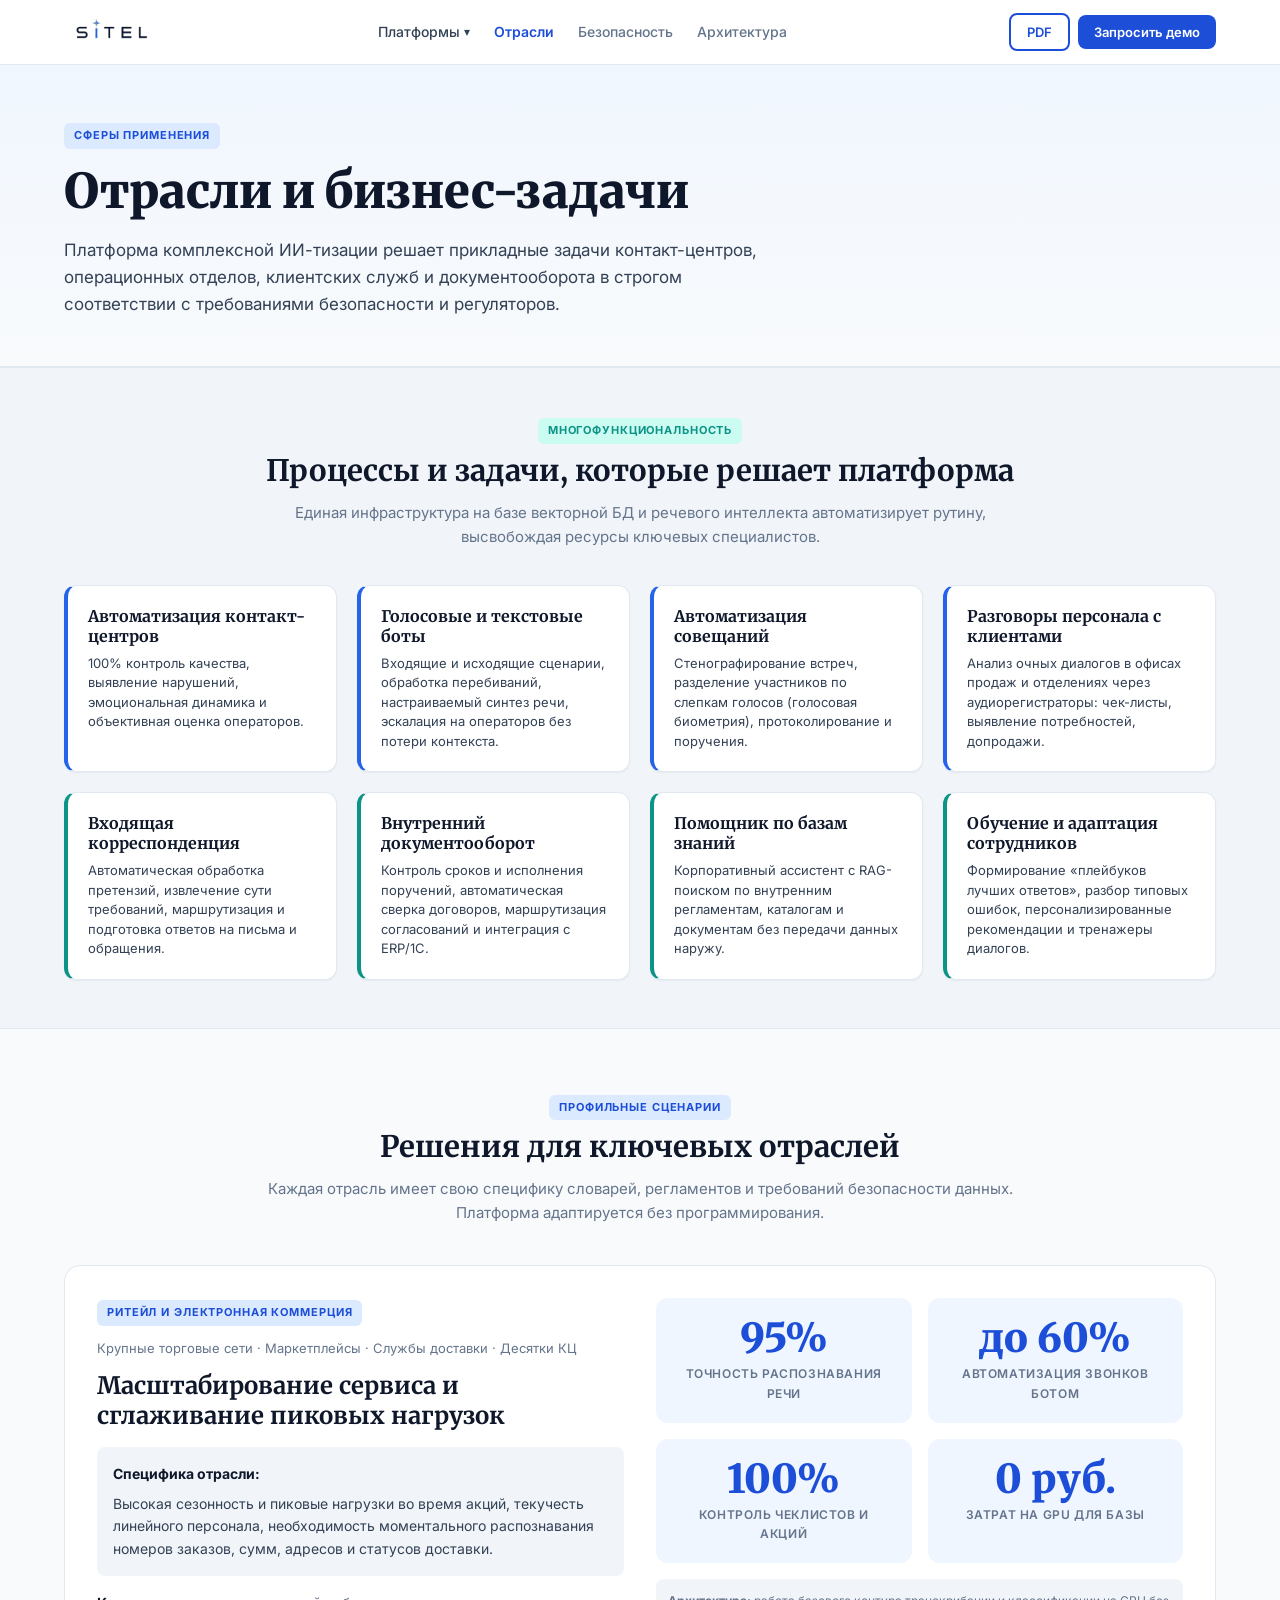
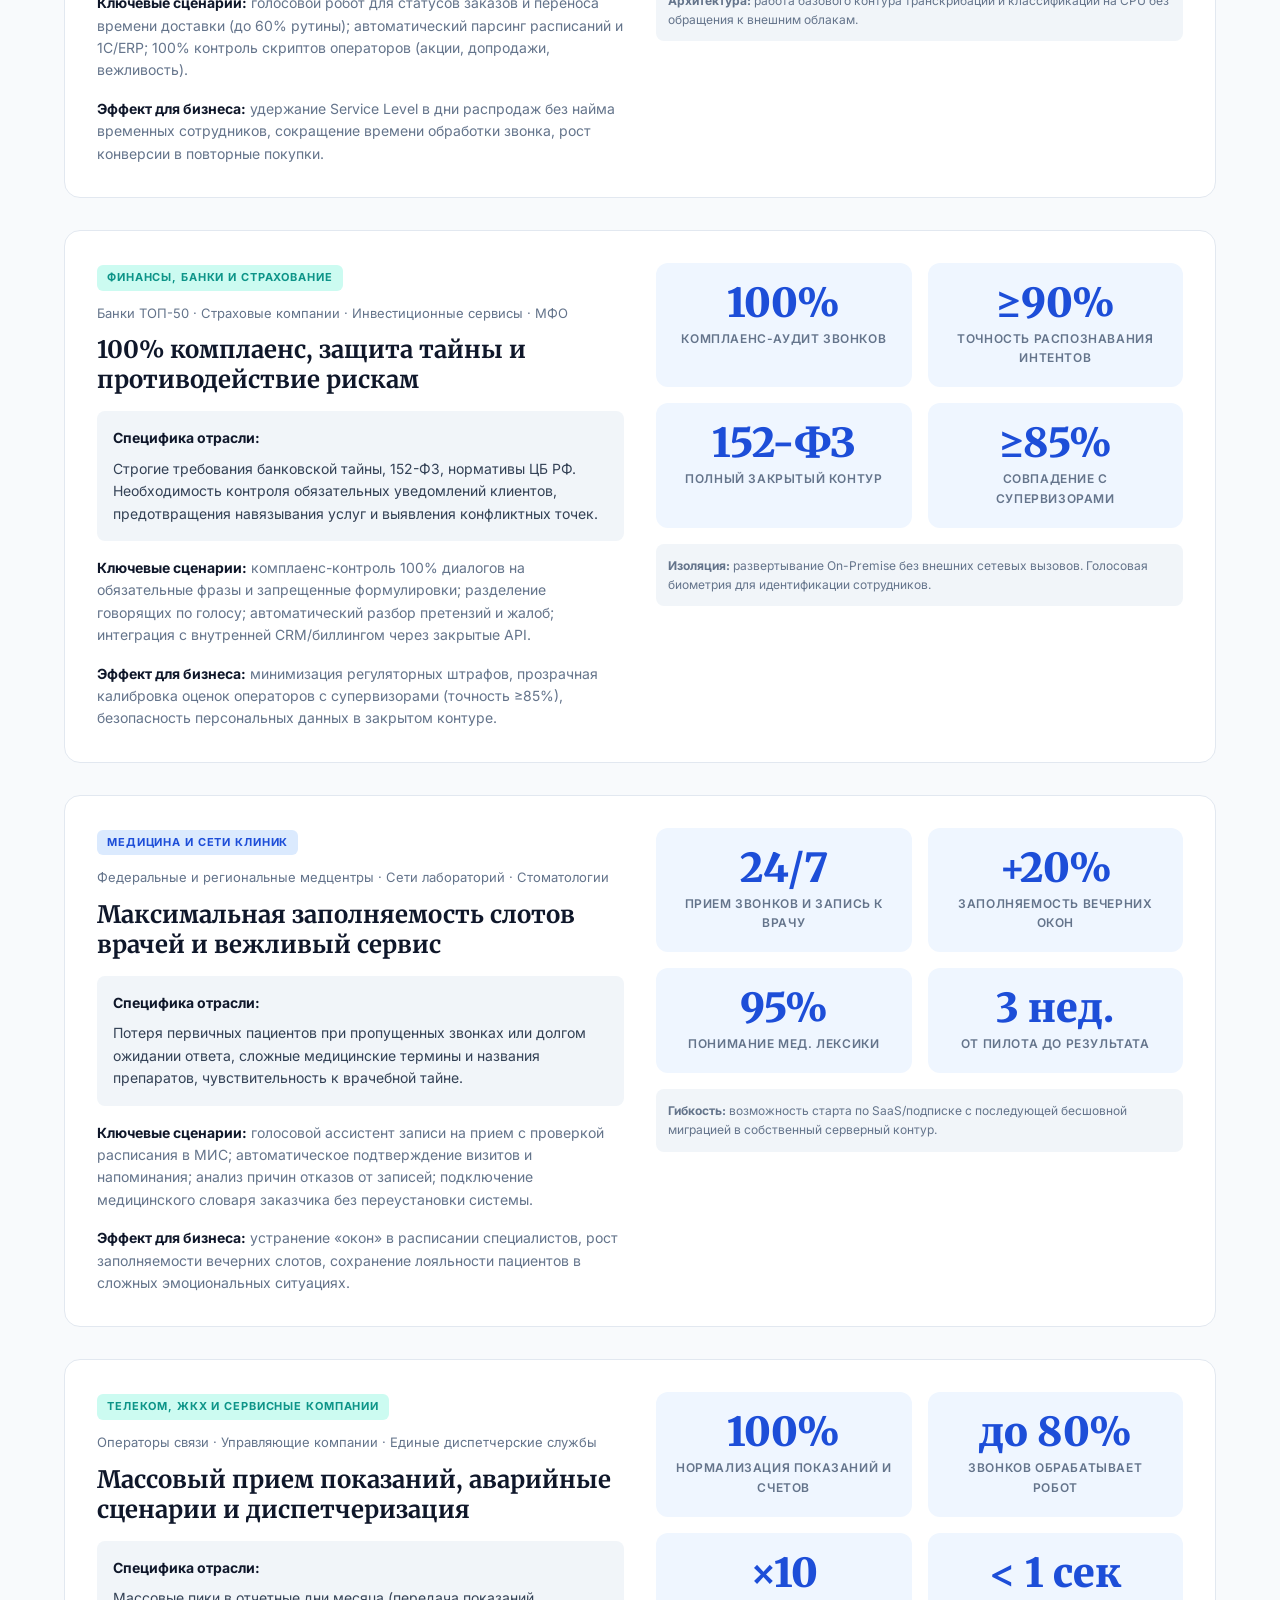
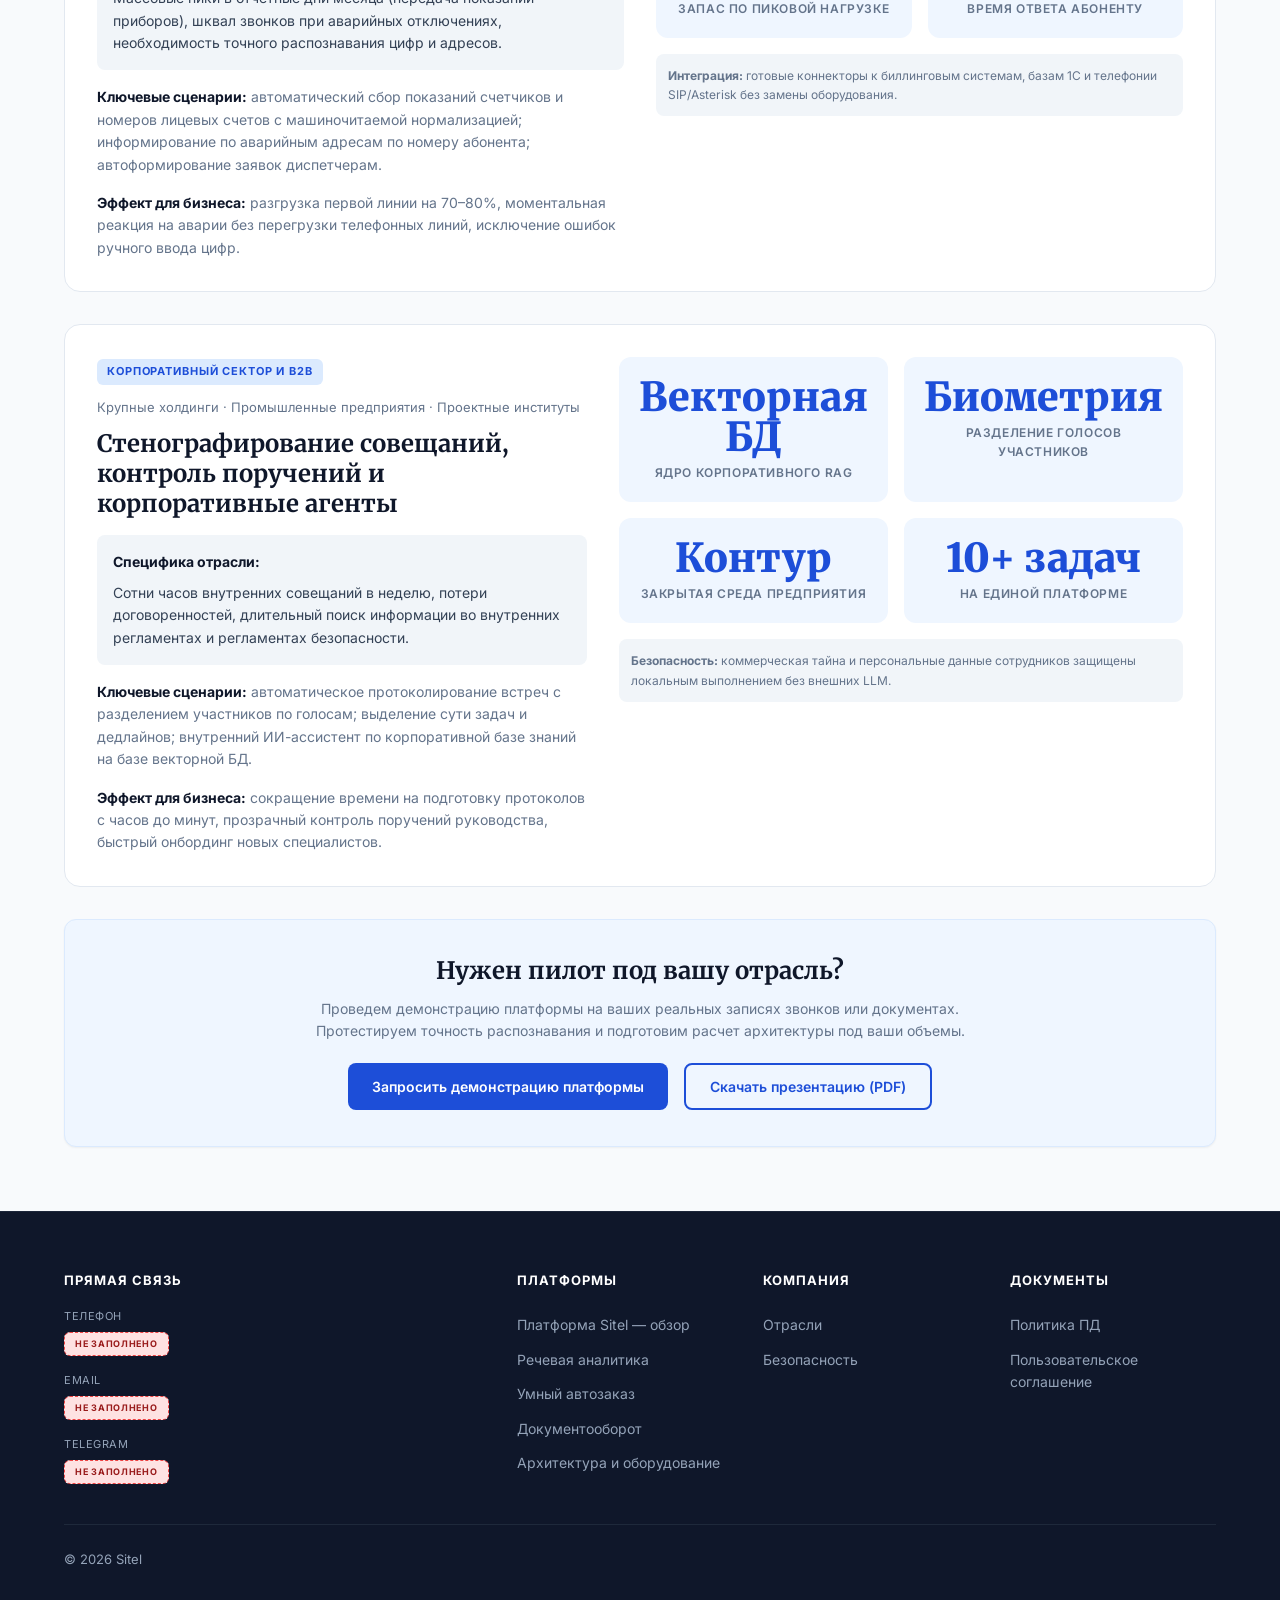
<file: cases.html>
<!DOCTYPE html>
<html lang="ru">
<head>
  <meta charset="UTF-8">
  <meta name="viewport" content="width=device-width, initial-scale=1.0">
  <title>Отрасли и бизнес-задачи — Sitel</title>
  <meta name="description" content="Отраслевые решения платформы Sitel: ритейл и E-commerce, финансы и банки, медицина, телеком и ЖКХ, корпоративный B2B. Голосовые и текстовые боты, речевая аналитика и документооборот на базе векторной БД в закрытом контуре.">
  
  <meta property="og:title" content="Отрасли и бизнес-задачи — Sitel">
  <meta property="og:description" content="Пять отраслевых решений платформы комплексной ИИ-тизации: сценарии, эффект для бизнеса и архитектура закрытого контура.">
  <meta property="og:type" content="website">
  <meta property="og:image" content="/images/og-preview.png">
  <meta property="og:url" content="/cases.html">
  
  <link rel="icon" type="image/svg+xml" href="data:image/svg+xml,<svg xmlns='http://www.w3.org/2000/svg' viewBox='0 0 100 100'><rect width='100' height='100' rx='20' fill='%231D4ED8'/><text x='50' y='68' text-anchor='middle' fill='white' font-size='58' font-family='Georgia' font-weight='900'>S</text></svg>">
  
  <link rel="preconnect" href="https://fonts.googleapis.com">
  <link rel="preconnect" href="https://fonts.gstatic.com" crossorigin>
  <link href="https://fonts.googleapis.com/css2?family=Inter:wght@400;500;600;700;800&family=Merriweather:wght@700;900&display=swap" rel="stylesheet">
  <link rel="stylesheet" href="css/styles.css">


</head>

<body>

<header class="site-header" id="site-header">
  <div class="container header-inner">
    <a href="index.html" class="logo"><span class="logo-text"><img class="logo-text-icon" src="logo/logo_sitel2.png" alt="Sitel" height="100"></span></a>
    <nav class="nav-links">
      <div class="dropdown" id="products-dropdown">
        <button class="dropdown-toggle" onclick="toggleDropdown('products-dropdown')">Платформы</button>
        <div class="dropdown-menu">
          <a href="index.html">Платформа Sitel — обзор</a>
          <a href="platforms/speech-analytics.html">Речевая аналитика</a>
          <a href="platforms/auto-order.html">Умный автозаказ</a>
          <a href="platforms/docs.html">Документооборот</a>
        </div>
      </div>
      <a href="cases.html" style="color:var(--blue-700);font-weight:600;">Отрасли</a>
      <a href="security.html">Безопасность</a>
      <a href="architecture.html">Архитектура</a>
    </nav>
    <div class="header-actions">
      <a href="downloads/sitel-presentation.pdf" download class="btn btn-outline btn-sm">PDF</a>
      <a href="contact.html" class="btn btn-primary btn-sm"><span class="hd-full">Запросить демо</span><span class="hd-short">Демо</span></a>
    </div>
    <button class="mobile-toggle" onclick="document.getElementById('mobile-menu').classList.toggle('open')" aria-label="Меню">
      <svg width="24" height="24" viewBox="0 0 24 24" fill="none" stroke="currentColor" stroke-width="2"><line x1="3" y1="6" x2="21" y2="6"/><line x1="3" y1="12" x2="21" y2="12"/><line x1="3" y1="18" x2="21" y2="18"/></svg>
    </button>
  </div>
  <div class="mobile-menu" id="mobile-menu">
    <strong style="display:block;padding:12px 0;font-size:13px;color:var(--text-light);text-transform:uppercase;">Платформы</strong>
    <div class="mobile-submenu">
      <a href="index.html" onclick="closeMobile()">Платформа Sitel — обзор</a>
      <a href="platforms/speech-analytics.html" onclick="closeMobile()">Речевая аналитика</a>
      <a href="platforms/auto-order.html" onclick="closeMobile()">Умный автозаказ</a>
      <a href="platforms/docs.html" onclick="closeMobile()">Документооборот</a>
    </div>
    <a href="cases.html" onclick="closeMobile()" style="color:var(--blue-700);font-weight:600;">Отрасли</a>
    <a href="security.html" onclick="closeMobile()">Безопасность</a>
    <a href="architecture.html" onclick="closeMobile()">Архитектура</a>
    <a href="contact.html" onclick="closeMobile()" style="color:var(--blue-700);font-weight:600;">Запросить демо →</a>
  </div>
</header>

<section class="page-hero">
  <div class="container">
    <span class="badge badge-blue" style="margin-bottom:12px;">СФЕРЫ ПРИМЕНЕНИЯ</span>
    <h1>Отрасли и бизнес-задачи</h1>
    <p>Платформа комплексной ИИ-тизации решает прикладные задачи контакт-центров, операционных отделов, клиентских служб и документооборота в строгом соответствии с требованиями безопасности и регуляторов.</p>
  </div>
</section>

<!-- Секция бизнес-задач платформы (Слайд 15) -->
<section style="background:#F1F5F9;padding:48px 0;">
  <div class="container">
    <div style="text-align:center;max-width:760px;margin:0 auto 36px;">
      <span class="badge badge-teal" style="margin-bottom:8px;">МНОГОФУНКЦИОНАЛЬНОСТЬ</span>
      <h2 style="font-size:1.85rem;margin-bottom:12px;">Процессы и задачи, которые решает платформа</h2>
      <p style="font-size:15px;color:var(--text-muted);">Единая инфраструктура на базе векторной БД и речевого интеллекта автоматизирует рутину, высвобождая ресурсы ключевых специалистов.</p>
    </div>
    <div class="features-grid" style="grid-template-columns:repeat(auto-fit, minmax(260px, 1fr));gap:20px;">
      <div class="card" style="padding:20px;border-left:4px solid var(--blue-600);">
        <h4 style="font-size:16px;margin-bottom:8px;color:#0F172A;">Автоматизация контакт-центров</h4>
        <p style="font-size:13px;color:var(--text-secondary);line-height:1.5;">100% контроль качества, выявление нарушений, эмоциональная динамика и объективная оценка операторов.</p>
      </div>
      <div class="card" style="padding:20px;border-left:4px solid var(--blue-600);">
        <h4 style="font-size:16px;margin-bottom:8px;color:#0F172A;">Голосовые и текстовые боты</h4>
        <p style="font-size:13px;color:var(--text-secondary);line-height:1.5;">Входящие и исходящие сценарии, обработка перебиваний, настраиваемый синтез речи, эскалация на операторов без потери контекста.</p>
      </div>
      <div class="card" style="padding:20px;border-left:4px solid var(--blue-600);">
        <h4 style="font-size:16px;margin-bottom:8px;color:#0F172A;">Автоматизация совещаний</h4>
        <p style="font-size:13px;color:var(--text-secondary);line-height:1.5;">Стенографирование встреч, разделение участников по слепкам голосов (голосовая биометрия), протоколирование и поручения.</p>
      </div>
      <div class="card" style="padding:20px;border-left:4px solid var(--blue-600);">
        <h4 style="font-size:16px;margin-bottom:8px;color:#0F172A;">Разговоры персонала с клиентами</h4>
        <p style="font-size:13px;color:var(--text-secondary);line-height:1.5;">Анализ очных диалогов в офисах продаж и отделениях через аудиорегистраторы: чек-листы, выявление потребностей, допродажи.</p>
      </div>
      <div class="card" style="padding:20px;border-left:4px solid var(--teal-600);">
        <h4 style="font-size:16px;margin-bottom:8px;color:#0F172A;">Входящая корреспонденция</h4>
        <p style="font-size:13px;color:var(--text-secondary);line-height:1.5;">Автоматическая обработка претензий, извлечение сути требований, маршрутизация и подготовка ответов на письма и обращения.</p>
      </div>
      <div class="card" style="padding:20px;border-left:4px solid var(--teal-600);">
        <h4 style="font-size:16px;margin-bottom:8px;color:#0F172A;">Внутренний документооборот</h4>
        <p style="font-size:13px;color:var(--text-secondary);line-height:1.5;">Контроль сроков и исполнения поручений, автоматическая сверка договоров, маршрутизация согласований и интеграция с ERP/1C.</p>
      </div>
      <div class="card" style="padding:20px;border-left:4px solid var(--teal-600);">
        <h4 style="font-size:16px;margin-bottom:8px;color:#0F172A;">Помощник по базам знаний</h4>
        <p style="font-size:13px;color:var(--text-secondary);line-height:1.5;">Корпоративный ассистент с RAG-поиском по внутренним регламентам, каталогам и документам без передачи данных наружу.</p>
      </div>
      <div class="card" style="padding:20px;border-left:4px solid var(--teal-600);">
        <h4 style="font-size:16px;margin-bottom:8px;color:#0F172A;">Обучение и адаптация сотрудников</h4>
        <p style="font-size:13px;color:var(--text-secondary);line-height:1.5;">Формирование «плейбуков лучших ответов», разбор типовых ошибок, персонализированные рекомендации и тренажеры диалогов.</p>
      </div>
    </div>
  </div>
</section>

<section>
  <div class="container">
    <div style="text-align:center;max-width:760px;margin:0 auto 40px;">
      <span class="badge badge-blue" style="margin-bottom:8px;">ПРОФИЛЬНЫЕ СЦЕНАРИИ</span>
      <h2 style="font-size:1.85rem;margin-bottom:12px;">Решения для ключевых отраслей</h2>
      <p style="font-size:15px;color:var(--text-muted);">Каждая отрасль имеет свою специфику словарей, регламентов и требований безопасности данных. Платформа адаптируется без программирования.</p>
    </div>

    <!-- Отрасль 1: Ритейл и E-commerce -->
    <div class="case-card-large" style="margin-bottom:32px;">
      <div>
        <span class="badge badge-blue" style="margin-bottom:12px;">РИТЕЙЛ И ЭЛЕКТРОННАЯ КОММЕРЦИЯ</span>
        <p class="case-meta">Крупные торговые сети · Маркетплейсы · Службы доставки · Десятки КЦ</p>
        <h3 style="margin-bottom:16px;">Масштабирование сервиса и сглаживание пиковых нагрузок</h3>
        <div class="case-problem">
          <strong style="display:block;margin-bottom:8px;color:#0F172A;">Специфика отрасли:</strong>
          <span style="color:#334155;">Высокая сезонность и пиковые нагрузки во время акций, текучесть линейного персонала, необходимость моментального распознавания номеров заказов, сумм, адресов и статусов доставки.</span>
        </div>
        <p style="font-size:14px;color:var(--text-muted);margin-bottom:16px;"><strong style="color:#0F172A;">Ключевые сценарии:</strong> голосовой робот для статусов заказов и переноса времени доставки (до 60% рутины); автоматический парсинг расписаний и 1C/ERP; 100% контроль скриптов операторов (акции, допродажи, вежливость).</p>
        <p style="font-size:14px;color:var(--text-muted);"><strong style="color:#0F172A;">Эффект для бизнеса:</strong> удержание Service Level в дни распродаж без найма временных сотрудников, сокращение времени обработки звонка, рост конверсии в повторные покупки.</p>
      </div>
      <div>
        <div class="case-metrics-grid">
          <div class="case-metric-box">
            <div class="value">95%</div>
            <div class="label">точность распознавания речи</div>
          </div>
          <div class="case-metric-box">
            <div class="value">до 60%</div>
            <div class="label">автоматизация звонков ботом</div>
          </div>
          <div class="case-metric-box">
            <div class="value">100%</div>
            <div class="label">контроль чеклистов и акций</div>
          </div>
          <div class="case-metric-box">
            <div class="value">0 руб.</div>
            <div class="label">затрат на GPU для базы</div>
          </div>
        </div>
        <p style="font-size:12px;color:var(--text-muted);margin-top:16px;padding:12px;background:#F1F5F9;border-radius:8px;"><strong>Архитектура:</strong> работа базового контура транскрибации и классификации на CPU без обращения к внешним облакам.</p>
      </div>
    </div>

    <!-- Отрасль 2: Финансы, банки и страхование -->
    <div class="case-card-large" style="margin-bottom:32px;">
      <div>
        <span class="badge badge-teal" style="margin-bottom:12px;">ФИНАНСЫ, БАНКИ И СТРАХОВАНИЕ</span>
        <p class="case-meta">Банки ТОП-50 · Страховые компании · Инвестиционные сервисы · МФО</p>
        <h3 style="margin-bottom:16px;">100% комплаенс, защита тайны и противодействие рискам</h3>
        <div class="case-problem">
          <strong style="display:block;margin-bottom:8px;color:#0F172A;">Специфика отрасли:</strong>
          <span style="color:#334155;">Строгие требования банковской тайны, 152-ФЗ, нормативы ЦБ РФ. Необходимость контроля обязательных уведомлений клиентов, предотвращения навязывания услуг и выявления конфликтных точек.</span>
        </div>
        <p style="font-size:14px;color:var(--text-muted);margin-bottom:16px;"><strong style="color:#0F172A;">Ключевые сценарии:</strong> комплаенс-контроль 100% диалогов на обязательные фразы и запрещенные формулировки; разделение говорящих по голосу; автоматический разбор претензий и жалоб; интеграция с внутренней CRM/биллингом через закрытые API.</p>
        <p style="font-size:14px;color:var(--text-muted);"><strong style="color:#0F172A;">Эффект для бизнеса:</strong> минимизация регуляторных штрафов, прозрачная калибровка оценок операторов с супервизорами (точность ≥85%), безопасность персональных данных в закрытом контуре.</p>
      </div>
      <div>
        <div class="case-metrics-grid">
          <div class="case-metric-box">
            <div class="value">100%</div>
            <div class="label">комплаенс-аудит звонков</div>
          </div>
          <div class="case-metric-box">
            <div class="value">≥90%</div>
            <div class="label">точность распознавания интентов</div>
          </div>
          <div class="case-metric-box">
            <div class="value">152-ФЗ</div>
            <div class="label">полный закрытый контур</div>
          </div>
          <div class="case-metric-box">
            <div class="value">≥85%</div>
            <div class="label">совпадение с супервизорами</div>
          </div>
        </div>
        <p style="font-size:12px;color:var(--text-muted);margin-top:16px;padding:12px;background:#F1F5F9;border-radius:8px;"><strong>Изоляция:</strong> развертывание On-Premise без внешних сетевых вызовов. Голосовая биометрия для идентификации сотрудников.</p>
      </div>
    </div>

    <!-- Отрасль 3: Медицина и фармацевтика -->
    <div class="case-card-large" style="margin-bottom:32px;">
      <div>
        <span class="badge badge-blue" style="margin-bottom:12px;">МЕДИЦИНА И СЕТИ КЛИНИК</span>
        <p class="case-meta">Федеральные и региональные медцентры · Сети лабораторий · Стоматологии</p>
        <h3 style="margin-bottom:16px;">Максимальная заполняемость слотов врачей и вежливый сервис</h3>
        <div class="case-problem">
          <strong style="display:block;margin-bottom:8px;color:#0F172A;">Специфика отрасли:</strong>
          <span style="color:#334155;">Потеря первичных пациентов при пропущенных звонках или долгом ожидании ответа, сложные медицинские термины и названия препаратов, чувствительность к врачебной тайне.</span>
        </div>
        <p style="font-size:14px;color:var(--text-muted);margin-bottom:16px;"><strong style="color:#0F172A;">Ключевые сценарии:</strong> голосовой ассистент записи на прием с проверкой расписания в МИС; автоматическое подтверждение визитов и напоминания; анализ причин отказов от записей; подключение медицинского словаря заказчика без переустановки системы.</p>
        <p style="font-size:14px;color:var(--text-muted);"><strong style="color:#0F172A;">Эффект для бизнеса:</strong> устранение «окон» в расписании специалистов, рост заполняемости вечерних слотов, сохранение лояльности пациентов в сложных эмоциональных ситуациях.</p>
      </div>
      <div>
        <div class="case-metrics-grid">
          <div class="case-metric-box">
            <div class="value">24/7</div>
            <div class="label">прием звонков и запись к врачу</div>
          </div>
          <div class="case-metric-box">
            <div class="value">+20%</div>
            <div class="label">заполняемость вечерних окон</div>
          </div>
          <div class="case-metric-box">
            <div class="value">95%</div>
            <div class="label">понимание мед. лексики</div>
          </div>
          <div class="case-metric-box">
            <div class="value">3 нед.</div>
            <div class="label">от пилота до результата</div>
          </div>
        </div>
        <p style="font-size:12px;color:var(--text-muted);margin-top:16px;padding:12px;background:#F1F5F9;border-radius:8px;"><strong>Гибкость:</strong> возможность старта по SaaS/подписке с последующей бесшовной миграцией в собственный серверный контур.</p>
      </div>
    </div>
    <!-- Отрасль 4: Телеком, ЖКХ и сервисные службы -->
    <div class="case-card-large" style="margin-bottom:32px;">
      <div>
        <span class="badge badge-teal" style="margin-bottom:12px;">ТЕЛЕКОМ, ЖКХ И СЕРВИСНЫЕ КОМПАНИИ</span>
        <p class="case-meta">Операторы связи · Управляющие компании · Единые диспетчерские службы</p>
        <h3 style="margin-bottom:16px;">Массовый прием показаний, аварийные сценарии и диспетчеризация</h3>
        <div class="case-problem">
          <strong style="display:block;margin-bottom:8px;color:#0F172A;">Специфика отрасли:</strong>
          <span style="color:#334155;">Массовые пики в отчетные дни месяца (передача показаний приборов), шквал звонков при аварийных отключениях, необходимость точного распознавания цифр и адресов.</span>
        </div>
        <p style="font-size:14px;color:var(--text-muted);margin-bottom:16px;"><strong style="color:#0F172A;">Ключевые сценарии:</strong> автоматический сбор показаний счетчиков и номеров лицевых счетов с машиночитаемой нормализацией; информирование по аварийным адресам по номеру абонента; автоформирование заявок диспетчерам.</p>
        <p style="font-size:14px;color:var(--text-muted);"><strong style="color:#0F172A;">Эффект для бизнеса:</strong> разгрузка первой линии на 70–80%, моментальная реакция на аварии без перегрузки телефонных линий, исключение ошибок ручного ввода цифр.</p>
      </div>
      <div>
        <div class="case-metrics-grid">
          <div class="case-metric-box">
            <div class="value">100%</div>
            <div class="label">нормализация показаний и счетов</div>
          </div>
          <div class="case-metric-box">
            <div class="value">до 80%</div>
            <div class="label">звонков обрабатывает робот</div>
          </div>
          <div class="case-metric-box">
            <div class="value">×10</div>
            <div class="label">запас по пиковой нагрузке</div>
          </div>
          <div class="case-metric-box">
            <div class="value">&lt; 1 сек</div>
            <div class="label">время ответа абоненту</div>
          </div>
        </div>
        <p style="font-size:12px;color:var(--text-muted);margin-top:16px;padding:12px;background:#F1F5F9;border-radius:8px;"><strong>Интеграция:</strong> готовые коннекторы к биллинговым системам, базам 1С и телефонии SIP/Asterisk без замены оборудования.</p>
      </div>
    </div>

    <!-- Отрасль 5: Корпоративный сектор и B2B -->
    <div class="case-card-large" style="margin-bottom:32px;">
      <div>
        <span class="badge badge-blue" style="margin-bottom:12px;">КОРПОРАТИВНЫЙ СЕКТОР И B2B</span>
        <p class="case-meta">Крупные холдинги · Промышленные предприятия · Проектные институты</p>
        <h3 style="margin-bottom:16px;">Стенографирование совещаний, контроль поручений и корпоративные агенты</h3>
        <div class="case-problem">
          <strong style="display:block;margin-bottom:8px;color:#0F172A;">Специфика отрасли:</strong>
          <span style="color:#334155;">Сотни часов внутренних совещаний в неделю, потери договоренностей, длительный поиск информации во внутренних регламентах и регламентах безопасности.</span>
        </div>
        <p style="font-size:14px;color:var(--text-muted);margin-bottom:16px;"><strong style="color:#0F172A;">Ключевые сценарии:</strong> автоматическое протоколирование встреч с разделением участников по голосам; выделение сути задач и дедлайнов; внутренний ИИ-ассистент по корпоративной базе знаний на базе векторной БД.</p>
        <p style="font-size:14px;color:var(--text-muted);"><strong style="color:#0F172A;">Эффект для бизнеса:</strong> сокращение времени на подготовку протоколов с часов до минут, прозрачный контроль поручений руководства, быстрый онбординг новых специалистов.</p>
      </div>
      <div>
        <div class="case-metrics-grid">
          <div class="case-metric-box">
            <div class="value">Векторная БД</div>
            <div class="label">ядро корпоративного RAG</div>
          </div>
          <div class="case-metric-box">
            <div class="value">Биометрия</div>
            <div class="label">разделение голосов участников</div>
          </div>
          <div class="case-metric-box">
            <div class="value">Контур</div>
            <div class="label">закрытая среда предприятия</div>
          </div>
          <div class="case-metric-box">
            <div class="value">10+ задач</div>
            <div class="label">на единой платформе</div>
          </div>
        </div>
        <p style="font-size:12px;color:var(--text-muted);margin-top:16px;padding:12px;background:#F1F5F9;border-radius:8px;"><strong>Безопасность:</strong> коммерческая тайна и персональные данные сотрудников защищены локальным выполнением без внешних LLM.</p>
      </div>
    </div>


    <div class="card" style="background:#EFF6FF;border-color:#DBEAFE;text-align:center;padding:36px 24px;">
      <h3 style="margin-bottom:12px;font-size:1.5rem;">Нужен пилот под вашу отрасль?</h3>
      <p style="font-size:14px;color:var(--text-muted);max-width:680px;margin:0 auto 20px;">Проведем демонстрацию платформы на ваших реальных записях звонков или документах. Протестируем точность распознавания и подготовим расчет архитектуры под ваши объемы.</p>
      <div style="display:flex;justify-content:center;gap:16px;flex-wrap:wrap;">
        <a href="contact.html" class="btn btn-primary">Запросить демонстрацию платформы</a>
        <a href="downloads/sitel-presentation.pdf" download class="btn btn-outline">Скачать презентацию (PDF)</a>
      </div>
    </div>
  </div>
</section>

<!-- FOOTER -->
<footer class="site-footer">
  <div class="container">
    <div class="footer-top-grid">
      
      <!-- Колонка 1: Контакты -->
      <div class="footer-info-block">
        <h4>ПРЯМАЯ СВЯЗЬ</h4>
        <div class="contact-item">
          <span class="contact-label">Телефон</span>
          <span class="contact-value"><span class="badge badge-template">НЕ ЗАПОЛНЕНО</span></span>
        </div>
        <div class="contact-item">
          <span class="contact-label">Email</span>
          <span class="contact-value"><span class="badge badge-template">НЕ ЗАПОЛНЕНО</span></span>
        </div>
        <div class="contact-item">
          <span class="contact-label">Telegram</span>
          <span class="contact-value"><span class="badge badge-template">НЕ ЗАПОЛНЕНО</span></span>
        </div>
      </div>
      
      <!-- Колонка 2: Платформы -->
      <div class="footer-info-block">
        <h4>ПЛАТФОРМЫ</h4>
        <a href="index.html">Платформа Sitel — обзор</a>
        <a href="platforms/speech-analytics.html">Речевая аналитика</a>
        <a href="platforms/auto-order.html">Умный автозаказ</a>
        <a href="platforms/docs.html">Документооборот</a>
        <a href="architecture.html">Архитектура и оборудование</a>
      </div>

      <!-- Колонка 3: Компания -->
      <div class="footer-info-block">
        <h4>КОМПАНИЯ</h4>
        <a href="cases.html">Отрасли</a>
        <a href="security.html">Безопасность</a>
      </div>

      <!-- Колонка 4: Документы -->
      <div class="footer-info-block">
        <h4>ДОКУМЕНТЫ</h4>
        <a href="privacy.html">Политика ПД</a>
        <a href="privacy.html">Пользовательское соглашение</a>
      </div>

    </div>
    
    <div class="footer-bottom">
      <div style="display:flex;align-items:center;gap:4px;">
        <span>© 2026 Sitel</span>
      </div>
    </div>
  </div>
</footer>

<script>
// Header scroll
const header = document.getElementById('site-header');
window.addEventListener('scroll', () => {
  header.classList.toggle('scrolled', window.scrollY > 20);
}, { passive: true });

// Mobile menu
function closeMobile() { 
  document.getElementById('mobile-menu').classList.remove('open'); 
}

// Dropdown
function toggleDropdown(id) {
  const dropdown = document.getElementById(id);
  if (!dropdown) return;
  dropdown.classList.toggle('open');
}

document.addEventListener('click', (e) => {
  document.querySelectorAll('.dropdown.open').forEach(d => {
    if (!d.contains(e.target)) d.classList.remove('open');
  });
});

// Smooth scroll
document.querySelectorAll('a[href^="#"]').forEach(a => {
  a.addEventListener('click', function(e) {
    const href = this.getAttribute('href');
    if (href === '#' || this.getAttribute('onclick')) return;
    const target = document.querySelector(href);
    if (target) { 
      e.preventDefault(); 
      window.scrollTo({ top: target.getBoundingClientRect().top + window.pageYOffset - 80, behavior: 'smooth' }); 
      closeMobile(); 
    }
  });
});
</script>
</body>
</html>
</file>
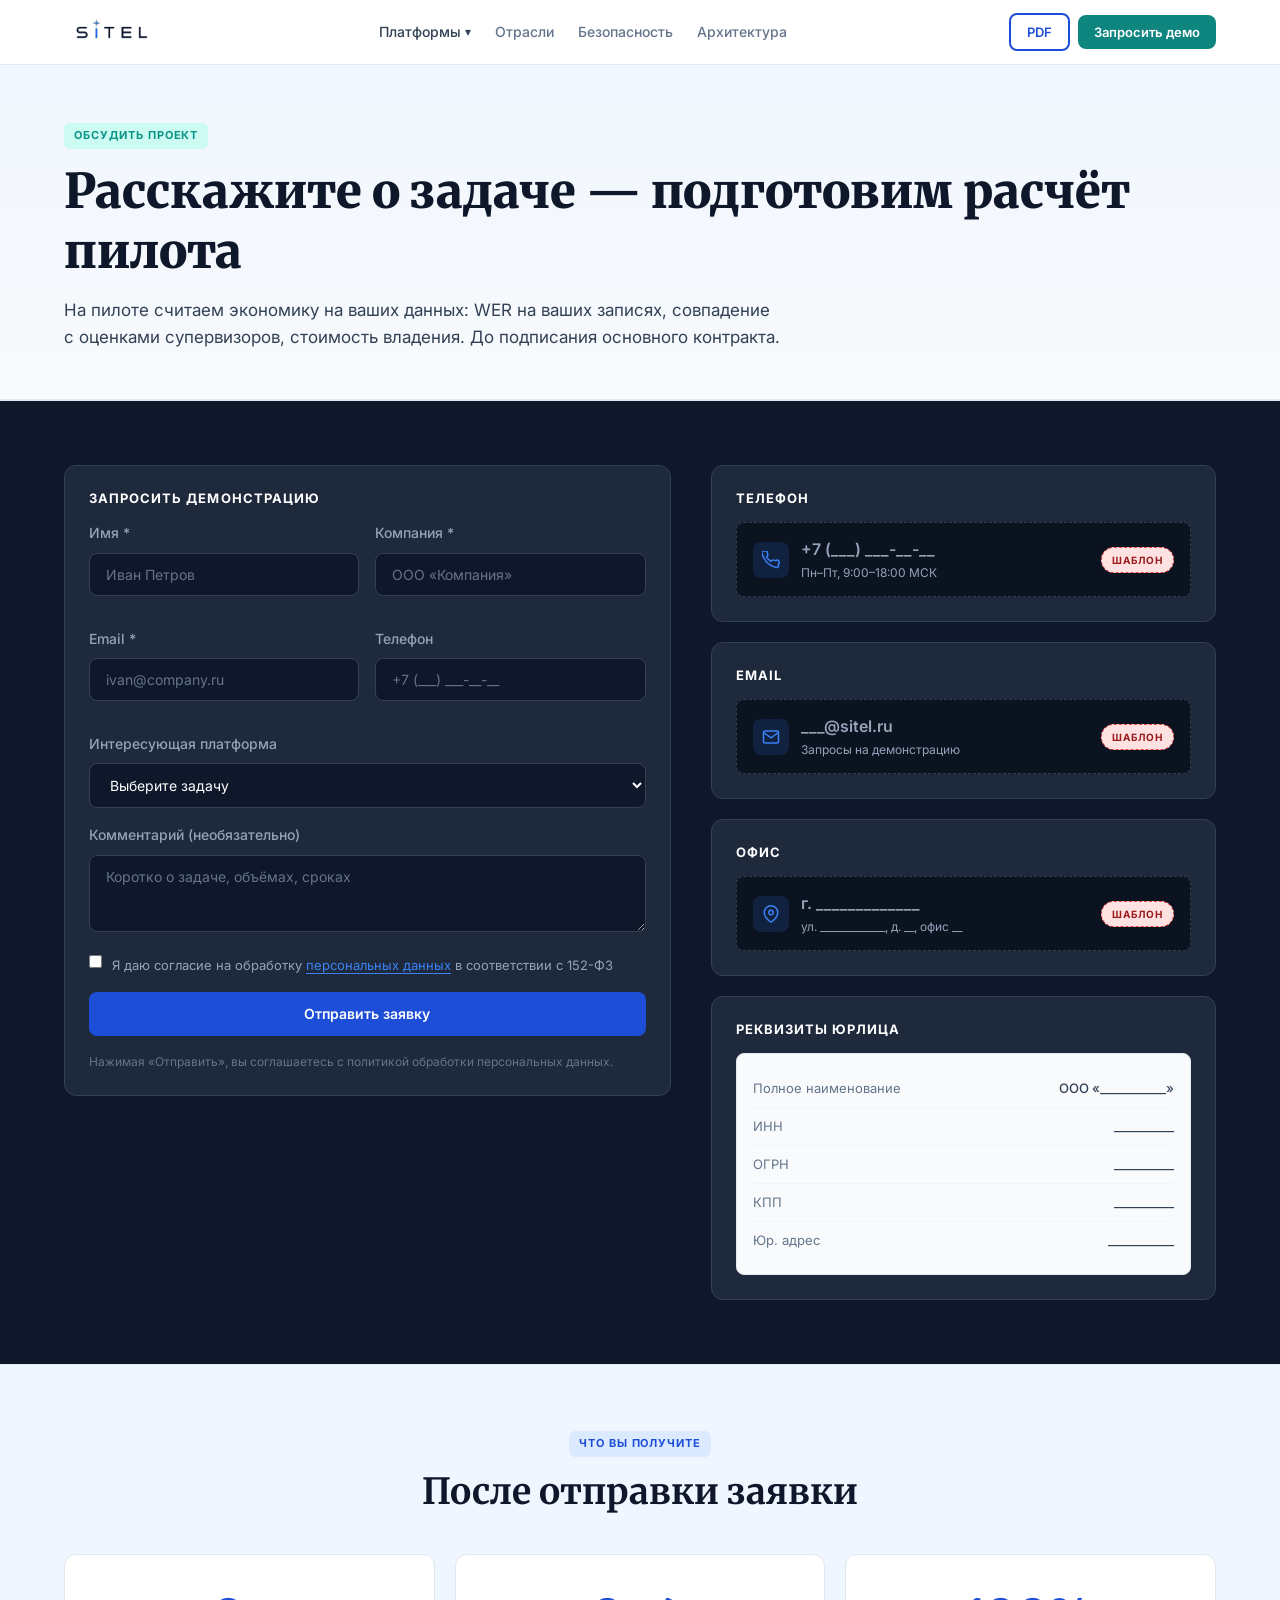
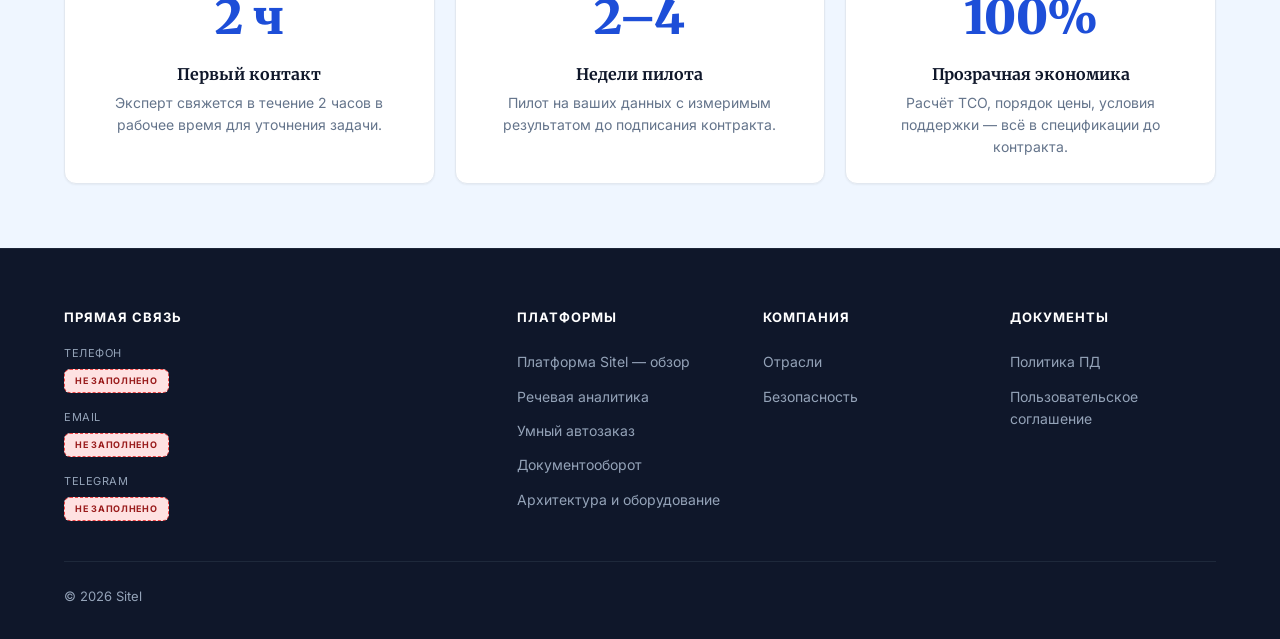
<file: contact.html>
<!DOCTYPE html>
<html lang="ru">
<head>
  <meta charset="UTF-8">
  <meta name="viewport" content="width=device-width, initial-scale=1.0">
  <title>Контакты — Sitel</title>
  <meta name="description" content="Запросить демонстрацию, расчёт пилота, пакет документов для ИБ. Эксперт свяжется в течение 2 часов в рабочее время.">
  
  <meta property="og:title" content="Контакты — Sitel">
  <meta property="og:description" content="Запросить демонстрацию и расчёт пилота. Пилот за 2–4 недели.">
  <meta property="og:type" content="website">
  <meta property="og:image" content="/images/og-preview.png">
  <meta property="og:url" content="/contact.html">
  
  <link rel="icon" type="image/svg+xml" href="data:image/svg+xml,<svg xmlns='http://www.w3.org/2000/svg' viewBox='0 0 100 100'><rect width='100' height='100' rx='20' fill='%231D4ED8'/><text x='50' y='68' text-anchor='middle' fill='white' font-size='58' font-family='Georgia' font-weight='900'>S</text></svg>">
  
  <link rel="preconnect" href="https://fonts.googleapis.com">
  <link rel="preconnect" href="https://fonts.gstatic.com" crossorigin>
  <link href="https://fonts.googleapis.com/css2?family=Inter:wght@400;500;600;700;800&family=Merriweather:wght@700;900&display=swap" rel="stylesheet">
  <link rel="stylesheet" href="css/styles.css">


</head>

<body>

<header class="site-header" id="site-header">
  <div class="container header-inner">
    <a href="index.html" class="logo"><span class="logo-text"><img class="logo-text-icon" src="logo/logo_sitel2.png" alt="Sitel" height="100"></span></a>
    <nav class="nav-links">
      <div class="dropdown" id="products-dropdown">
        <button class="dropdown-toggle" onclick="toggleDropdown('products-dropdown')" aria-expanded="false">Платформы</button>
        <div class="dropdown-menu">
          <a href="index.html">Платформа Sitel — обзор</a>
          <a href="platforms/speech-analytics.html">Речевая аналитика</a>
          <a href="platforms/auto-order.html">Умный автозаказ</a>
          <a href="platforms/docs.html">Документооборот</a>
        </div>
      </div>
      <a href="cases.html">Отрасли</a>
      <a href="security.html">Безопасность</a>
      <a href="architecture.html">Архитектура</a>
    </nav>
    <div class="header-actions">
      <a href="downloads/sitel-presentation.pdf" download class="btn btn-outline btn-sm">PDF</a>
      <a href="contact.html" class="btn btn-primary btn-sm" style="background:#0F8580;"><span class="hd-full">Запросить демо</span><span class="hd-short">Демо</span></a>
    </div>
    <button class="mobile-toggle" onclick="document.getElementById('mobile-menu').classList.toggle('open')" aria-label="Меню">
      <svg width="24" height="24" viewBox="0 0 24 24" fill="none" stroke="currentColor" stroke-width="2"><line x1="3" y1="6" x2="21" y2="6"/><line x1="3" y1="12" x2="21" y2="12"/><line x1="3" y1="18" x2="21" y2="18"/></svg>
    </button>
  </div>
  <div class="mobile-menu" id="mobile-menu">
    <strong style="display:block;padding:12px 0;font-size:13px;color:var(--text-light);text-transform:uppercase;">Платформы</strong>
    <div class="mobile-submenu">
      <a href="index.html" onclick="closeMobile()">Платформа Sitel — обзор</a>
      <a href="platforms/speech-analytics.html" onclick="closeMobile()">Речевая аналитика</a>
      <a href="platforms/auto-order.html" onclick="closeMobile()">Умный автозаказ</a>
      <a href="platforms/docs.html" onclick="closeMobile()">Документооборот</a>
    </div>
    <a href="cases.html" onclick="closeMobile()">Отрасли</a>
    <a href="security.html" onclick="closeMobile()">Безопасность</a>
    <a href="architecture.html" onclick="closeMobile()">Архитектура</a>
    <a href="contact.html" onclick="closeMobile()" style="color:var(--blue-700);font-weight:600;">Запросить демо →</a>
  </div>
</header>

<section class="page-hero">
  <div class="container">
    <span class="badge badge-teal" style="margin-bottom:12px;">ОБСУДИТЬ ПРОЕКТ</span>
    <h1>Расскажите о задаче — подготовим расчёт пилота</h1>
    <p>На пилоте считаем экономику на ваших данных: WER на ваших записях, совпадение с оценками супервизоров, стоимость владения. До подписания основного контракта.</p>
  </div>
</section>

<section class="contact-section">
  <div class="container">
    <div class="contact-grid">
      <!-- ЛЕВАЯ КОЛОНКА: ФОРМА -->
      <div>
        <div class="contact-info-card">
          <h4>Запросить демонстрацию</h4>
          <form id="contact-form" action="https://api.web3forms.com/submit" method="POST" onsubmit="handleContactForm(event)">
            <input type="hidden" name="access_key" value="449e3fae-0e79-4a1a-b319-41cfda0f8a00">
            <input type="hidden" name="subject" value="Заявка с сайта Sitel">
            <input type="hidden" name="from_name" value="Sitel Website">
            
            <div class="form-row">
              <div class="form-group"><label class="form-label">Имя *</label><input class="form-input" type="text" name="name" required placeholder="Иван Петров" /></div>
              <div class="form-group"><label class="form-label">Компания *</label><input class="form-input" type="text" name="company" required placeholder="ООО «Компания»" /></div>
            </div>
            <div class="form-row">
              <div class="form-group"><label class="form-label">Email *</label><input class="form-input" type="email" name="email" required placeholder="ivan@company.ru" /></div>
              <div class="form-group"><label class="form-label">Телефон</label><input class="form-input" type="tel" name="phone" placeholder="+7 (___) ___-__-__" /></div>
            </div>
            <div class="form-group">
              <label class="form-label">Интересующая платформа</label>
              <select class="form-input" name="platform">
                <option value="">Выберите задачу</option>
                <option>Речевая аналитика</option>
                <option>Умный автозаказ</option>
                <option>Документооборот</option>
                <option>Несколько задач</option>
              </select>
            </div>
            <div class="form-group">
              <label class="form-label">Комментарий (необязательно)</label>
              <textarea class="form-input" name="message" rows="3" placeholder="Коротко о задаче, объёмах, сроках"></textarea>
            </div>
            <div class="form-group">
              <div class="checkbox-group">
                <input type="checkbox" id="consent" name="consent" required>
                <label for="consent">Я даю согласие на обработку <a href="privacy.html" target="_blank">персональных данных</a> в соответствии с 152-ФЗ</label>
              </div>
            </div>
            <button type="submit" class="btn btn-primary btn-block">Отправить заявку</button>
            <div id="form-success" style="display:none;text-align:center;padding:12px;margin-top:12px;background:#D1FAE5;border-radius:8px;color:#065F46;font-size:14px;">
              ✓ Заявка отправлена! Эксперт свяжется в течение 2 часов в рабочее время.
            </div>
          </form>
          <p style="font-size:12px;color:var(--text-muted);margin-top:16px;">Нажимая «Отправить», вы соглашаетесь с политикой обработки персональных данных.</p>
        </div>
      </div>

      <!-- ПРАВАЯ КОЛОНКА: КОНТАКТЫ-ПЛЕЙСХОЛДЕРЫ -->
      <div>
        <div class="contact-info-card" style="margin-bottom:20px;">
          <h4>Телефон</h4>
          <div class="contact-placeholder">
            <div class="icon">
              <svg width="18" height="18" viewBox="0 0 24 24" fill="none" stroke="currentColor" stroke-width="2"><path d="M22 16.92v3a2 2 0 01-2.18 2 19.79 19.79 0 01-8.63-3.07 19.5 19.5 0 01-8.26-8.91A19.79 19.79 0 01.01 2.18 2 2 0 012 0h3a2 2 0 012 1.72c.13.96.36 1.9.7 2.81a2 2 0 01-.45 2.11L6.09 7.91a16 16 0 006 6l1.27-1.27a2 2 0 012.11-.45c.91.34 1.85.57 2.81.7A2 2 0 0122 16.92z"/></svg>
            </div>
            <div style="flex:1;">
              <div style="font-weight:600;color:#94A3B8;">+7 (___) ___-__-__</div>
              <div style="font-size:12px;color:#94A3B8;">Пн–Пт, 9:00–18:00 МСК</div>
            </div>
            <span class="placeholder-tag">шаблон</span>
          </div>
        </div>

        <div class="contact-info-card" style="margin-bottom:20px;">
          <h4>Email</h4>
          <div class="contact-placeholder">
            <div class="icon">
              <svg width="18" height="18" viewBox="0 0 24 24" fill="none" stroke="currentColor" stroke-width="2"><path d="M4 4h16c1.1 0 2 .9 2 2v12c0 1.1-.9 2-2 2H4c-1.1 0-2-.9-2-2V6c0-1.1.9-2 2-2z"/><polyline points="22,6 12,13 2,6"/></svg>
            </div>
            <div style="flex:1;">
              <div style="font-weight:600;color:#94A3B8;">___@sitel.ru</div>
              <div style="font-size:12px;color:#94A3B8;">Запросы на демонстрацию</div>
            </div>
            <span class="placeholder-tag">шаблон</span>
          </div>
        </div>

        <div class="contact-info-card" style="margin-bottom:20px;">
          <h4>Офис</h4>
          <div class="contact-placeholder">
            <div class="icon">
              <svg width="18" height="18" viewBox="0 0 24 24" fill="none" stroke="currentColor" stroke-width="2"><path d="M21 10c0 7-9 13-9 13s-9-6-9-13a9 9 0 0118 0z"/><circle cx="12" cy="10" r="3"/></svg>
            </div>
            <div style="flex:1;">
              <div style="font-weight:600;color:#94A3B8;">г. _____________</div>
              <div style="font-size:12px;color:#94A3B8;">ул. _____________, д. __, офис __</div>
            </div>
            <span class="placeholder-tag">шаблон</span>
          </div>
        </div>

        <div class="contact-info-card">
          <h4>Реквизиты юрлица</h4>
          <div class="legal-box">
            <div class="row"><span class="label">Полное наименование</span><span class="value">ООО «___________»</span></div>
            <div class="row"><span class="label">ИНН</span><span class="value">__________</span></div>
            <div class="row"><span class="label">ОГРН</span><span class="value">__________</span></div>
            <div class="row"><span class="label">КПП</span><span class="value">__________</span></div>
            <div class="row"><span class="label">Юр. адрес</span><span class="value">___________</span></div>
          </div>
        </div>
      </div>
    </div>
  </div>
</section>

<!-- SLA -->
<section class="section-blue">
  <div class="container">
    <div style="margin-bottom:40px;text-align:center;">
      <span class="badge badge-blue" style="margin-bottom:12px;">ЧТО ВЫ ПОЛУЧИТЕ</span>
      <h2>После отправки заявки</h2>
    </div>
    <div style="display:grid;grid-template-columns:repeat(3,1fr);gap:20px;">
      <div class="card" style="text-align:center;">
        <div style="font-family:'Merriweather',serif;font-size:3rem;font-weight:900;color:var(--blue-700);margin-bottom:8px;">2 ч</div>
        <h4 style="margin-bottom:8px;">Первый контакт</h4>
        <p style="font-size:14px;color:var(--text-muted);">Эксперт свяжется в течение 2 часов в рабочее время для уточнения задачи.</p>
      </div>
      <div class="card" style="text-align:center;">
        <div style="font-family:'Merriweather',serif;font-size:3rem;font-weight:900;color:var(--blue-700);margin-bottom:8px;">2–4</div>
        <h4 style="margin-bottom:8px;">Недели пилота</h4>
        <p style="font-size:14px;color:var(--text-muted);">Пилот на ваших данных с измеримым результатом до подписания контракта.</p>
      </div>
      <div class="card" style="text-align:center;">
        <div style="font-family:'Merriweather',serif;font-size:3rem;font-weight:900;color:var(--blue-700);margin-bottom:8px;">100%</div>
        <h4 style="margin-bottom:8px;">Прозрачная экономика</h4>
        <p style="font-size:14px;color:var(--text-muted);">Расчёт TCO, порядок цены, условия поддержки — всё в спецификации до контракта.</p>
      </div>
    </div>
  </div>
</section>

<!-- FOOTER -->
<footer class="site-footer">
  <div class="container">
    <div class="footer-top-grid">
      
      <!-- Колонка 1: Контакты -->
      <div class="footer-info-block">
        <h4>ПРЯМАЯ СВЯЗЬ</h4>
        <div class="contact-item">
          <span class="contact-label">Телефон</span>
          <span class="contact-value"><span class="badge badge-template">НЕ ЗАПОЛНЕНО</span></span>
        </div>
        <div class="contact-item">
          <span class="contact-label">Email</span>
          <span class="contact-value"><span class="badge badge-template">НЕ ЗАПОЛНЕНО</span></span>
        </div>
        <div class="contact-item">
          <span class="contact-label">Telegram</span>
          <span class="contact-value"><span class="badge badge-template">НЕ ЗАПОЛНЕНО</span></span>
        </div>
      </div>
      
      <!-- Колонка 2: Платформы -->
      <div class="footer-info-block">
        <h4>ПЛАТФОРМЫ</h4>
        <a href="index.html">Платформа Sitel — обзор</a>
        <a href="platforms/speech-analytics.html">Речевая аналитика</a>
        <a href="platforms/auto-order.html">Умный автозаказ</a>
        <a href="platforms/docs.html">Документооборот</a>
        <a href="architecture.html">Архитектура и оборудование</a>
      </div>

      <!-- Колонка 3: Компания -->
      <div class="footer-info-block">
        <h4>КОМПАНИЯ</h4>
        <a href="cases.html">Отрасли</a>
        <a href="security.html">Безопасность</a>
      </div>

      <!-- Колонка 4: Документы -->
      <div class="footer-info-block">
        <h4>ДОКУМЕНТЫ</h4>
        <a href="privacy.html">Политика ПД</a>
        <a href="privacy.html">Пользовательское соглашение</a>
      </div>

    </div>
    
    <div class="footer-bottom">
      <div style="display:flex;align-items:center;gap:4px;">
        <span>© 2026 Sitel</span>
      </div>
    </div>
  </div>
</footer>


<script>
// Header scroll
const header = document.getElementById('site-header');
window.addEventListener('scroll', () => {
  header.classList.toggle('scrolled', window.scrollY > 20);
}, { passive: true });

// Mobile menu
function closeMobile() { 
  document.getElementById('mobile-menu').classList.remove('open'); 
}

// Dropdown
function toggleDropdown(id) {
  const dropdown = document.getElementById(id);
  if (!dropdown) return;
  dropdown.classList.toggle('open');
}

document.addEventListener('click', (e) => {
  document.querySelectorAll('.dropdown.open').forEach(d => {
    if (!d.contains(e.target)) d.classList.remove('open');
  });
});

// Smooth scroll
document.querySelectorAll('a[href^="#"]').forEach(a => {
  a.addEventListener('click', function(e) {
    const href = this.getAttribute('href');
    if (href === '#' || this.getAttribute('onclick')) return;
    const target = document.querySelector(href);
    if (target) { 
      e.preventDefault(); 
      window.scrollTo({ top: target.getBoundingClientRect().top + window.pageYOffset - 80, behavior: 'smooth' }); 
      closeMobile(); 
    }
  });
});

// Обработчик для отправки формы Web3Forms
async function handleContactForm(e) {
  e.preventDefault();
  const form = e.target;
  const submitBtn = form.querySelector('button[type=submit]');
  const originalText = submitBtn.innerHTML;
  
  submitBtn.innerHTML = 'Отправка...';
  submitBtn.disabled = true;
  
  try {
    const response = await fetch(form.action, {
      method: 'POST',
      body: new FormData(form),
      headers: { 'Accept': 'application/json' }
    });
    
    if (response.ok) {
      document.getElementById('form-success').style.display = 'block';
      form.querySelectorAll('input,select,textarea,button[type=submit]').forEach(el => el.disabled = true);
    } else {
      throw new Error('Ошибка отправки');
    }
  } catch (err) {
    alert('Ошибка отправки. Попробуйте позже или напишите на email напрямую.');
    submitBtn.innerHTML = originalText;
    submitBtn.disabled = false;
  }
}
</script>
</body>
</html>
</file>
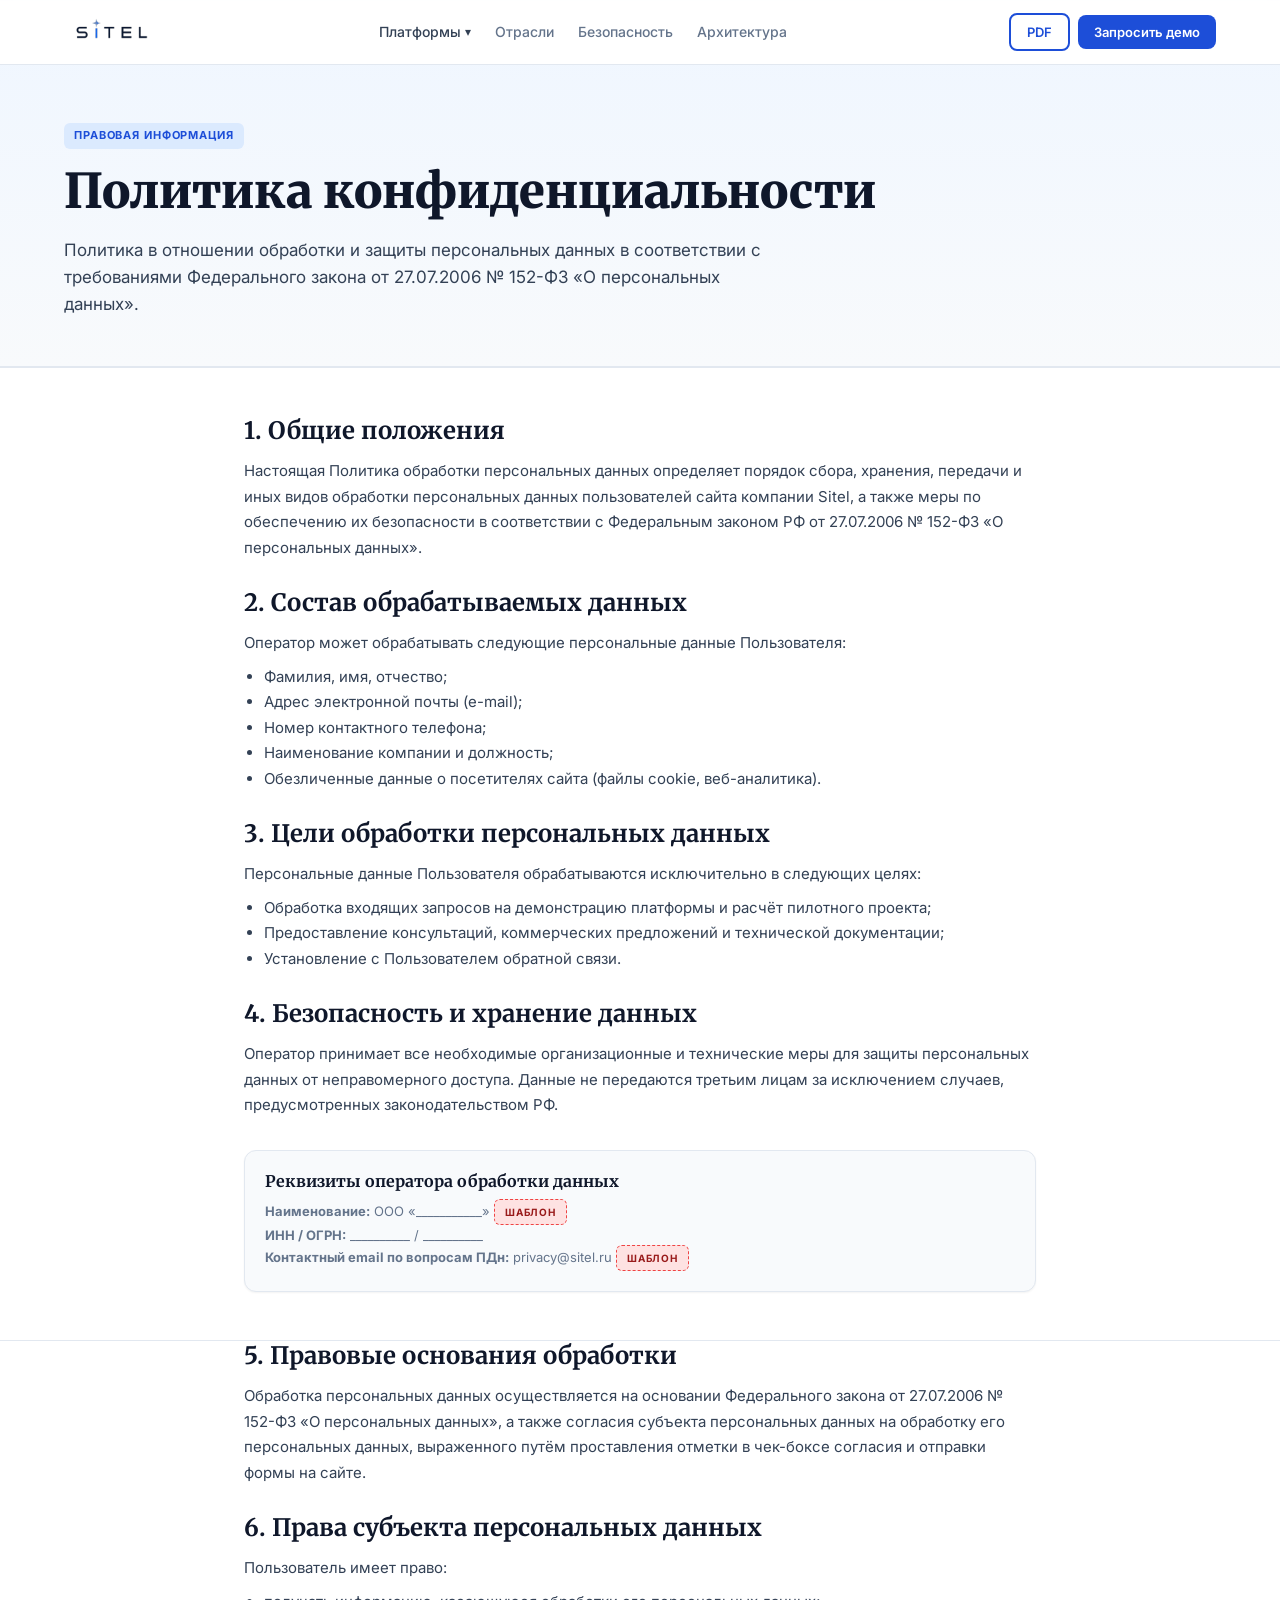
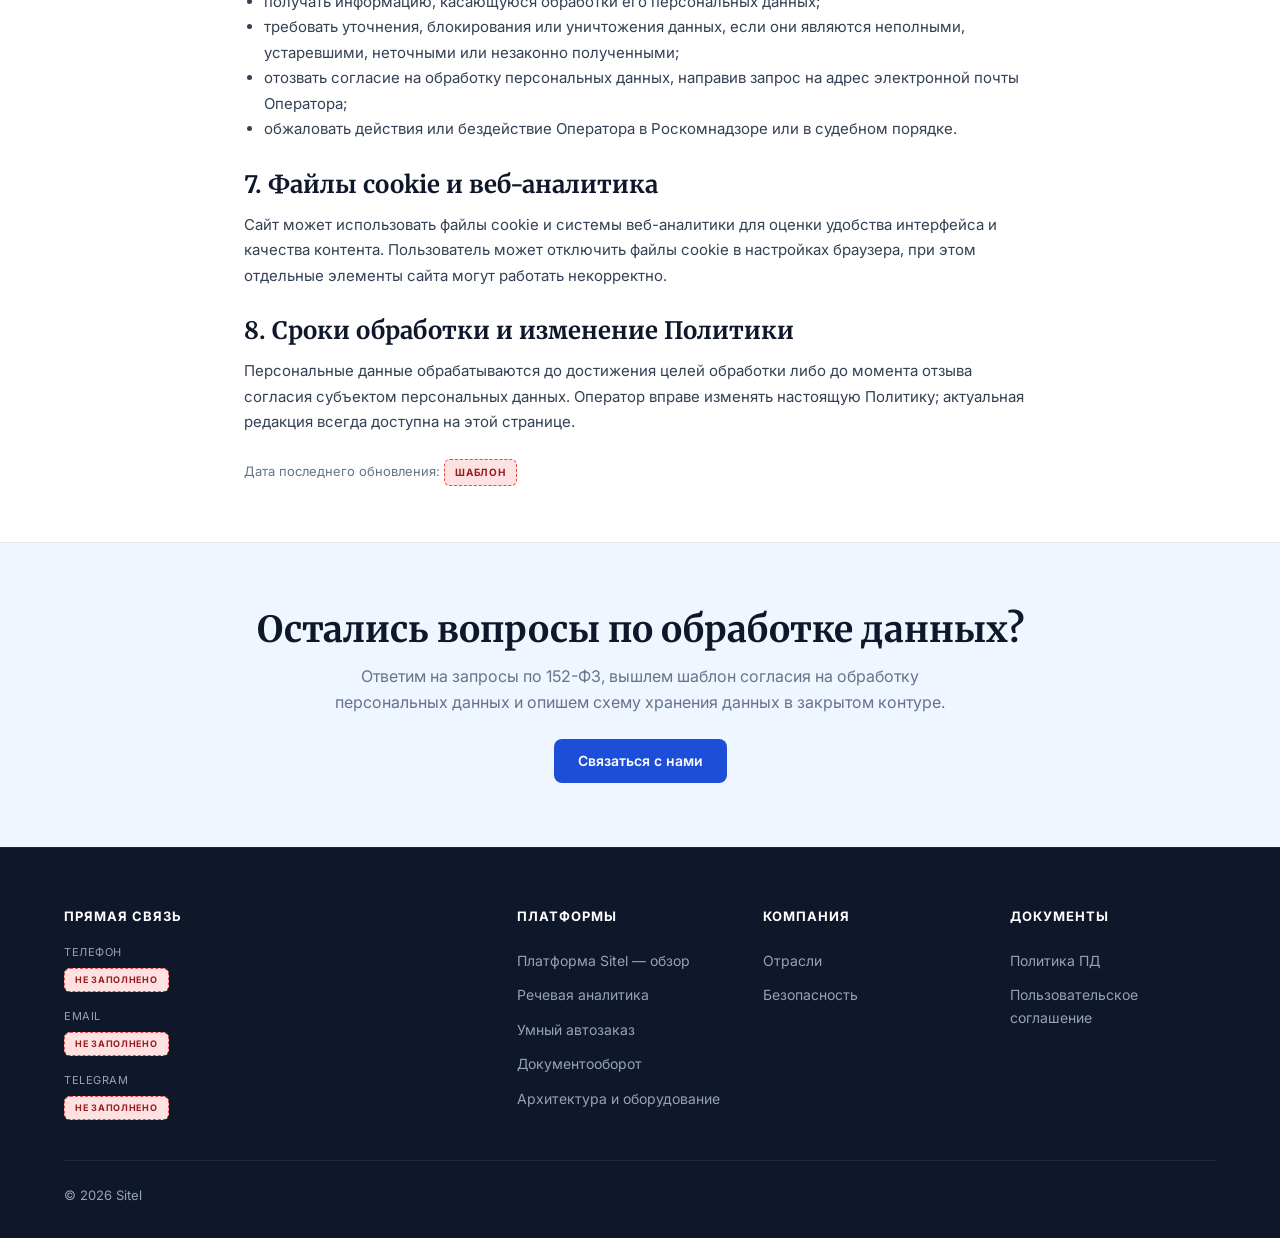
<file: privacy.html>
<!DOCTYPE html>
<html lang="ru">
<head>
  <meta charset="UTF-8">
  <meta name="viewport" content="width=device-width, initial-scale=1.0">
  <title>Политика конфиденциальности — Sitel</title>
  <meta name="description" content="Политика в отношении обработки и защиты персональных данных в соответствии с Федеральным законом № 152-ФЗ.">
  
  <meta property="og:title" content="Политика конфиденциальности — Sitel">
  <meta property="og:description" content="Политика в отношении обработки персональных данных Sitel.">
  <meta property="og:type" content="website">
  <meta property="og:image" content="/images/og-preview.png">
  <meta property="og:url" content="/privacy.html">
  
  <link rel="icon" type="image/svg+xml" href="data:image/svg+xml,<svg xmlns='http://www.w3.org/2000/svg' viewBox='0 0 100 100'><rect width='100' height='100' rx='20' fill='%231D4ED8'/><text x='50' y='68' text-anchor='middle' fill='white' font-size='58' font-family='Georgia' font-weight='900'>S</text></svg>">
  
  <link rel="preconnect" href="https://fonts.googleapis.com">
  <link rel="preconnect" href="https://fonts.gstatic.com" crossorigin>
  <link href="https://fonts.googleapis.com/css2?family=Inter:wght@400;500;600;700;800&family=Merriweather:wght@700;900&display=swap" rel="stylesheet">
  <link rel="stylesheet" href="css/styles.css">


</head>

<body>

<header class="site-header" id="site-header">
  <div class="container header-inner">
    <a href="index.html" class="logo"><span class="logo-text"><img class="logo-text-icon" src="logo/logo_sitel2.png" alt="Sitel" height="100"></span></a>
    <nav class="nav-links">
      <div class="dropdown" id="products-dropdown">
        <button class="dropdown-toggle" onclick="toggleDropdown('products-dropdown')" aria-expanded="false">Платформы</button>
        <div class="dropdown-menu">
          <a href="index.html">Платформа Sitel — обзор</a>
          <a href="platforms/speech-analytics.html">Речевая аналитика</a>
          <a href="platforms/auto-order.html">Умный автозаказ</a>
          <a href="platforms/docs.html">Документооборот</a>
        </div>
      </div>
      <a href="cases.html">Отрасли</a>
      <a href="security.html">Безопасность</a>
      <a href="architecture.html">Архитектура</a>
    </nav>
    <div class="header-actions">
      <a href="downloads/sitel-presentation.pdf" download class="btn btn-outline btn-sm">PDF</a>
      <a href="contact.html" class="btn btn-primary btn-sm"><span class="hd-full">Запросить демо</span><span class="hd-short">Демо</span></a>
    </div>
    <button class="mobile-toggle" onclick="document.getElementById('mobile-menu').classList.toggle('open')" aria-label="Меню">
      <svg width="24" height="24" viewBox="0 0 24 24" fill="none" stroke="currentColor" stroke-width="2"><line x1="3" y1="6" x2="21" y2="6"/><line x1="3" y1="12" x2="21" y2="12"/><line x1="3" y1="18" x2="21" y2="18"/></svg>
    </button>
  </div>
  <div class="mobile-menu" id="mobile-menu">
    <strong style="display:block;padding:12px 0;font-size:13px;color:var(--text-light);text-transform:uppercase;">Платформы</strong>
    <div class="mobile-submenu">
      <a href="index.html" onclick="closeMobile()">Платформа Sitel — обзор</a>
      <a href="platforms/speech-analytics.html" onclick="closeMobile()">Речевая аналитика</a>
      <a href="platforms/auto-order.html" onclick="closeMobile()">Умный автозаказ</a>
      <a href="platforms/docs.html" onclick="closeMobile()">Документооборот</a>
    </div>
    <a href="cases.html" onclick="closeMobile()">Отрасли</a>
    <a href="security.html" onclick="closeMobile()">Безопасность</a>
    <a href="architecture.html" onclick="closeMobile()">Архитектура</a>
    <a href="contact.html" onclick="closeMobile()" style="color:var(--blue-700);font-weight:600;">Запросить демо →</a>
  </div>
</header>

<section class="page-hero">
  <div class="container">
    <span class="badge badge-blue" style="margin-bottom:12px;">ПРАВОВАЯ ИНФОРМАЦИЯ</span>
    <h1>Политика конфиденциальности</h1>
    <p>Политика в отношении обработки и защиты персональных данных в соответствии с требованиями Федерального закона от 27.07.2006 № 152-ФЗ «О персональных данных».</p>
  </div>
</section>

<section style="padding:48px 0;background:#FFFFFF;">
  <div class="container" style="max-width:840px;">
    
    <div style="line-height:1.7;color:var(--text-secondary);font-size:15px;">
      <h3 style="color:#0F172A;margin-bottom:12px;">1. Общие положения</h3>
      <p style="margin-bottom:16px;">Настоящая Политика обработки персональных данных определяет порядок сбора, хранения, передачи и иных видов обработки персональных данных пользователей сайта компании Sitel, а также меры по обеспечению их безопасности в соответствии с Федеральным законом РФ от 27.07.2006 № 152-ФЗ «О персональных данных».</p>
      
      <h3 style="color:#0F172A;margin-top:28px;margin-bottom:12px;">2. Состав обрабатываемых данных</h3>
      <p style="margin-bottom:8px;">Оператор может обрабатывать следующие персональные данные Пользователя:</p>
      <ul style="margin-left:20px;margin-bottom:16px;">
        <li>Фамилия, имя, отчество;</li>
        <li>Адрес электронной почты (e-mail);</li>
        <li>Номер контактного телефона;</li>
        <li>Наименование компании и должность;</li>
        <li>Обезличенные данные о посетителях сайта (файлы cookie, веб-аналитика).</li>
      </ul>

      <h3 style="color:#0F172A;margin-top:28px;margin-bottom:12px;">3. Цели обработки персональных данных</h3>
      <p style="margin-bottom:8px;">Персональные данные Пользователя обрабатываются исключительно в следующих целях:</p>
      <ul style="margin-left:20px;margin-bottom:16px;">
        <li>Обработка входящих запросов на демонстрацию платформы и расчёт пилотного проекта;</li>
        <li>Предоставление консультаций, коммерческих предложений и технической документации;</li>
        <li>Установление с Пользователем обратной связи.</li>
      </ul>

      <h3 style="color:#0F172A;margin-top:28px;margin-bottom:12px;">4. Безопасность и хранение данных</h3>
      <p style="margin-bottom:16px;">Оператор принимает все необходимые организационные и технические меры для защиты персональных данных от неправомерного доступа. Данные не передаются третьим лицам за исключением случаев, предусмотренных законодательством РФ.</p>

      <div class="card" style="margin-top:32px;background:#F8FAFC;border:1px solid var(--border);padding:20px;">
        <h4 style="margin-bottom:8px;color:#0F172A;">Реквизиты оператора обработки данных</h4>
        <div style="font-size:13px;color:var(--text-muted);line-height:1.6;">
          <div><strong>Наименование:</strong> ООО «___________» <span class="badge badge-template" style="font-size:10px;">ШАБЛОН</span></div>
          <div><strong>ИНН / ОГРН:</strong> __________ / __________</div>
          <div><strong>Контактный email по вопросам ПДн:</strong> privacy@sitel.ru <span class="badge badge-template" style="font-size:10px;">ШАБЛОН</span></div>
        </div>
      </div>

    </div>

  </div>
</section>

<section style="padding:0 0 56px;background:#FFFFFF;">
  <div class="container" style="max-width:840px;">

    <div style="line-height:1.7;color:var(--text-secondary);font-size:15px;">

      <h3 style="color:#0F172A;margin-bottom:12px;">5. Правовые основания обработки</h3>
      <p style="margin-bottom:16px;">Обработка персональных данных осуществляется на основании Федерального закона от 27.07.2006 № 152-ФЗ «О персональных данных», а также согласия субъекта персональных данных на обработку его персональных данных, выраженного путём проставления отметки в чек-боксе согласия и отправки формы на сайте.</p>

      <h3 style="color:#0F172A;margin-top:28px;margin-bottom:12px;">6. Права субъекта персональных данных</h3>
      <p style="margin-bottom:8px;">Пользователь имеет право:</p>
      <ul style="margin-left:20px;margin-bottom:16px;">
        <li>получать информацию, касающуюся обработки его персональных данных;</li>
        <li>требовать уточнения, блокирования или уничтожения данных, если они являются неполными, устаревшими, неточными или незаконно полученными;</li>
        <li>отозвать согласие на обработку персональных данных, направив запрос на адрес электронной почты Оператора;</li>
        <li>обжаловать действия или бездействие Оператора в Роскомнадзоре или в судебном порядке.</li>
      </ul>

      <h3 style="color:#0F172A;margin-top:28px;margin-bottom:12px;">7. Файлы cookie и веб-аналитика</h3>
      <p style="margin-bottom:16px;">Сайт может использовать файлы cookie и системы веб-аналитики для оценки удобства интерфейса и качества контента. Пользователь может отключить файлы cookie в настройках браузера, при этом отдельные элементы сайта могут работать некорректно.</p>

      <h3 style="color:#0F172A;margin-top:28px;margin-bottom:12px;">8. Сроки обработки и изменение Политики</h3>
      <p style="margin-bottom:16px;">Персональные данные обрабатываются до достижения целей обработки либо до момента отзыва согласия субъектом персональных данных. Оператор вправе изменять настоящую Политику; актуальная редакция всегда доступна на этой странице.</p>

      <p style="margin-top:24px;font-size:13px;color:var(--text-muted);">Дата последнего обновления: <span class="badge badge-template" style="font-size:10px;">ШАБЛОН</span></p>

    </div>

  </div>
</section>

<!-- CTA -->
<section class="section-blue">
  <div class="container" style="text-align:center;">
    <h2 style="margin-bottom:12px;">Остались вопросы по обработке данных?</h2>
    <p style="color:var(--text-muted);margin:0 auto 24px;max-width:640px;">Ответим на запросы по 152-ФЗ, вышлем шаблон согласия на обработку персональных данных и опишем схему хранения данных в закрытом контуре.</p>
    <a href="contact.html" class="btn btn-primary">Связаться с нами</a>
  </div>
</section>

<!-- FOOTER -->
<footer class="site-footer">
  <div class="container">
    <div class="footer-top-grid">
      
      <!-- Колонка 1: Контакты -->
      <div class="footer-info-block">
        <h4>ПРЯМАЯ СВЯЗЬ</h4>
        <div class="contact-item">
          <span class="contact-label">Телефон</span>
          <span class="contact-value"><span class="badge badge-template">НЕ ЗАПОЛНЕНО</span></span>
        </div>
        <div class="contact-item">
          <span class="contact-label">Email</span>
          <span class="contact-value"><span class="badge badge-template">НЕ ЗАПОЛНЕНО</span></span>
        </div>
        <div class="contact-item">
          <span class="contact-label">Telegram</span>
          <span class="contact-value"><span class="badge badge-template">НЕ ЗАПОЛНЕНО</span></span>
        </div>
      </div>
      
      <!-- Колонка 2: Платформы -->
      <div class="footer-info-block">
        <h4>ПЛАТФОРМЫ</h4>
        <a href="index.html">Платформа Sitel — обзор</a>
        <a href="platforms/speech-analytics.html">Речевая аналитика</a>
        <a href="platforms/auto-order.html">Умный автозаказ</a>
        <a href="platforms/docs.html">Документооборот</a>
        <a href="architecture.html">Архитектура и оборудование</a>
      </div>

      <!-- Колонка 3: Компания -->
      <div class="footer-info-block">
        <h4>КОМПАНИЯ</h4>
        <a href="cases.html">Отрасли</a>
        <a href="security.html">Безопасность</a>
      </div>

      <!-- Колонка 4: Документы -->
      <div class="footer-info-block">
        <h4>ДОКУМЕНТЫ</h4>
        <a href="privacy.html">Политика ПД</a>
        <a href="privacy.html">Пользовательское соглашение</a>
      </div>

    </div>
    
    <div class="footer-bottom">
      <div style="display:flex;align-items:center;gap:4px;">
        <span>© 2026 Sitel</span>
      </div>
    </div>
  </div>
</footer>

<script>
// Header scroll
const header = document.getElementById('site-header');
window.addEventListener('scroll', () => {
  header.classList.toggle('scrolled', window.scrollY > 20);
}, { passive: true });

// Mobile menu
function closeMobile() { 
  document.getElementById('mobile-menu').classList.remove('open'); 
}

// Dropdown
function toggleDropdown(id) {
  const dropdown = document.getElementById(id);
  if (!dropdown) return;
  dropdown.classList.toggle('open');
}

document.addEventListener('click', (e) => {
  document.querySelectorAll('.dropdown.open').forEach(d => {
    if (!d.contains(e.target)) d.classList.remove('open');
  });
});

// Smooth scroll
document.querySelectorAll('a[href^="#"]').forEach(a => {
  a.addEventListener('click', function(e) {
    const href = this.getAttribute('href');
    if (href === '#' || this.getAttribute('onclick')) return;
    const target = document.querySelector(href);
    if (target) { 
      e.preventDefault(); 
      window.scrollTo({ top: target.getBoundingClientRect().top + window.pageYOffset - 80, behavior: 'smooth' }); 
      closeMobile(); 
    }
  });
});
</script>
</body>
</html>
</file>
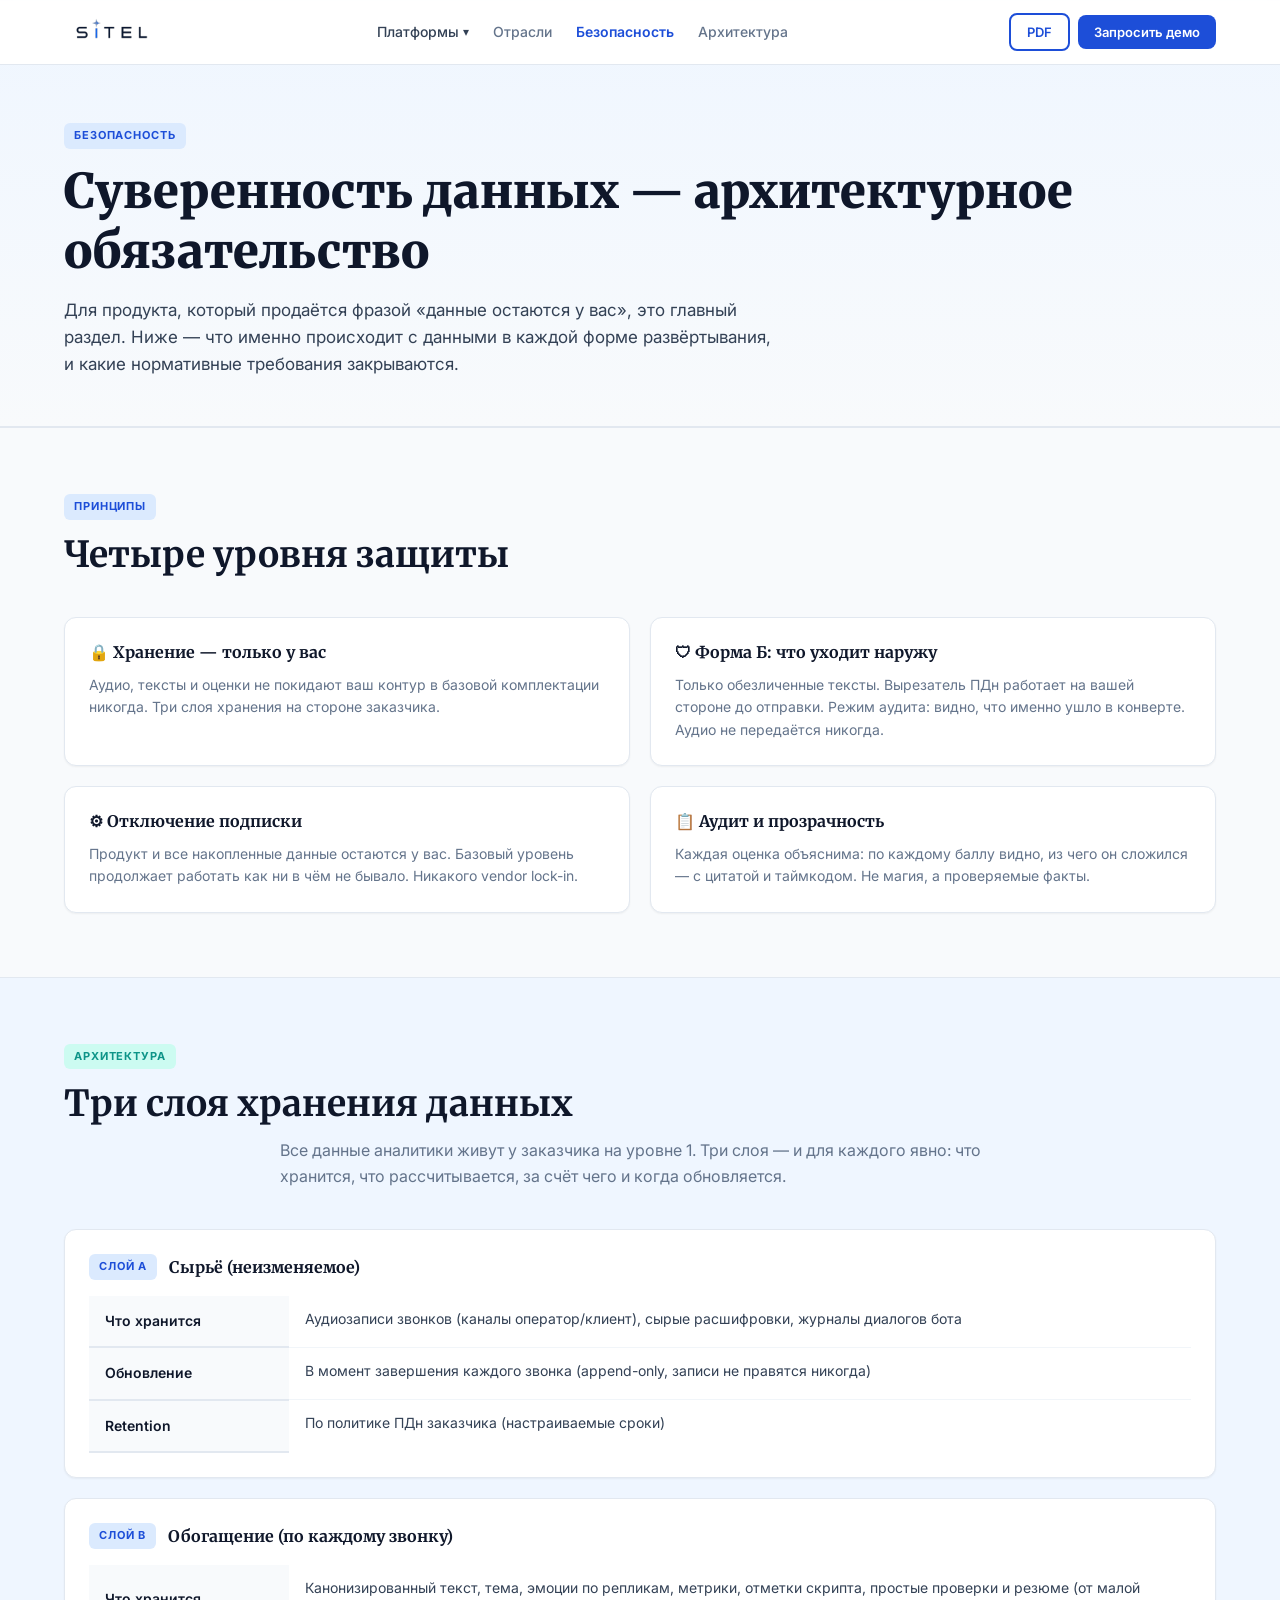
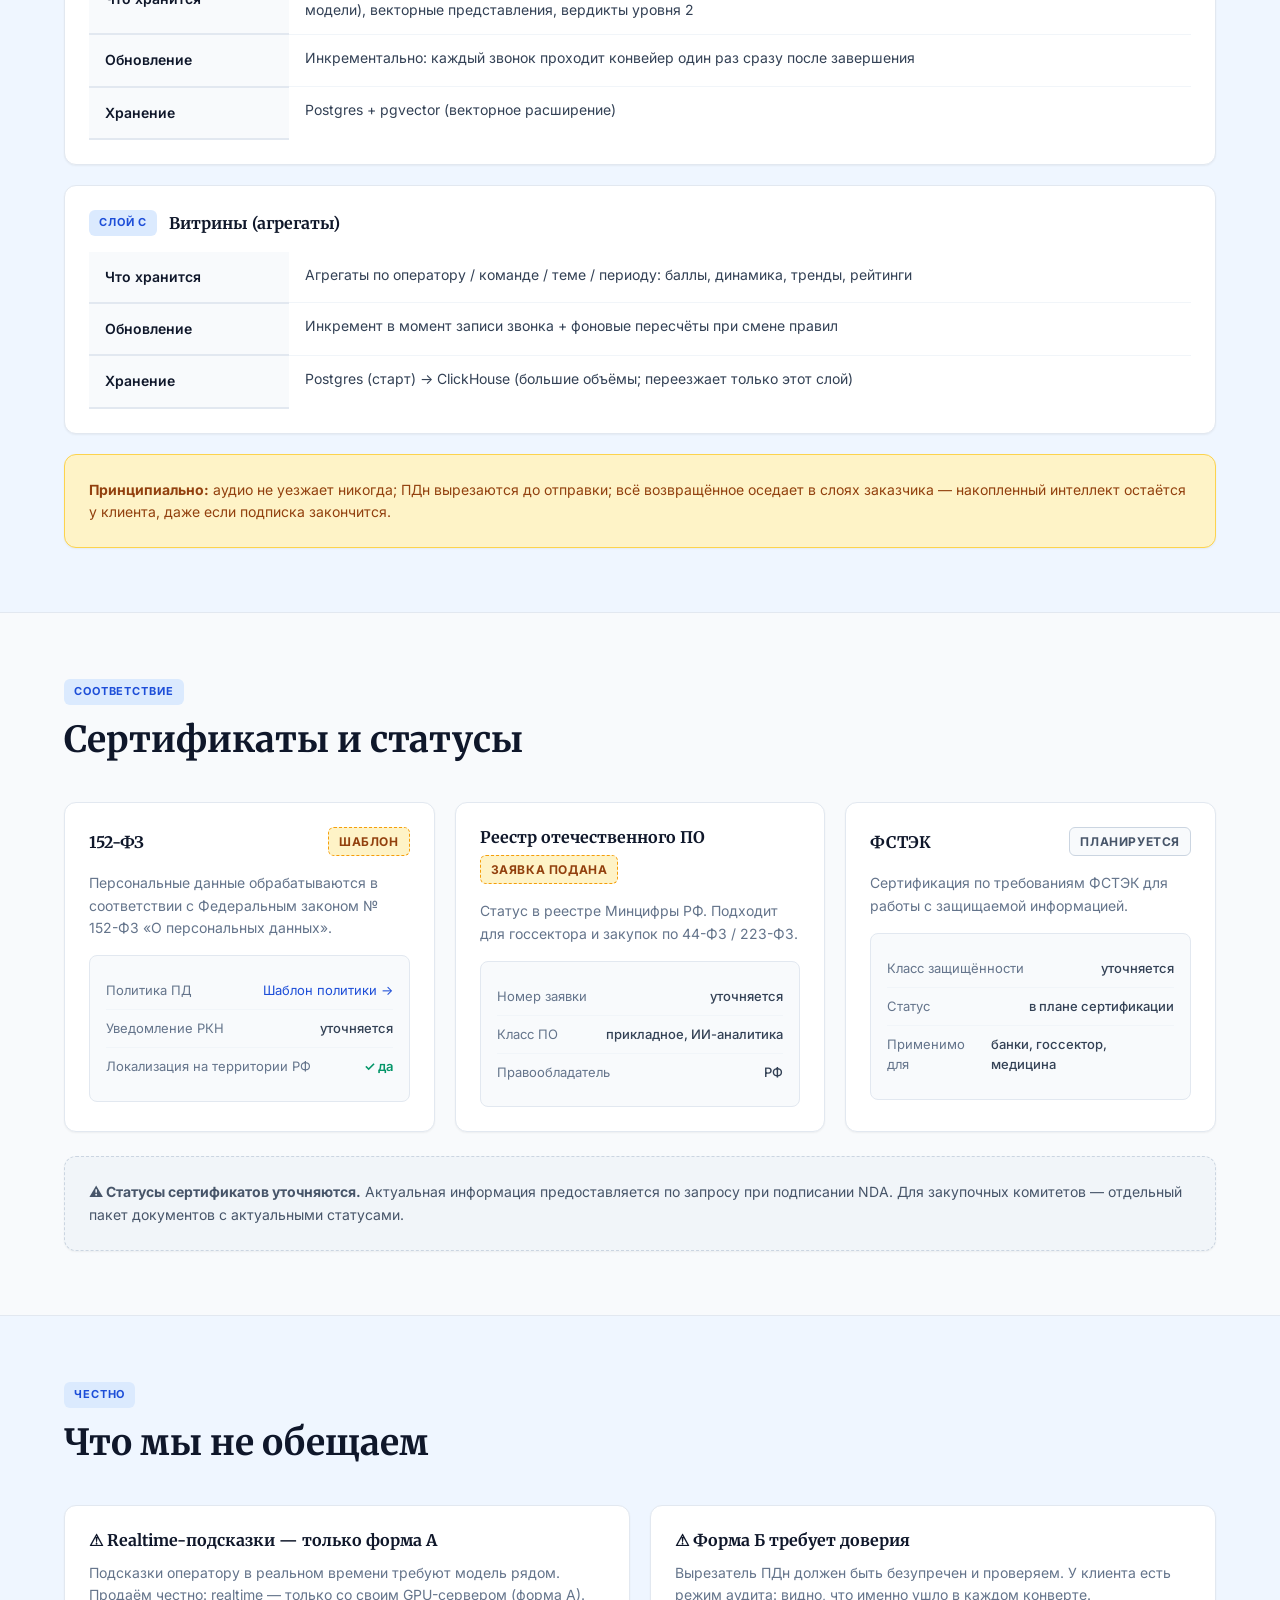
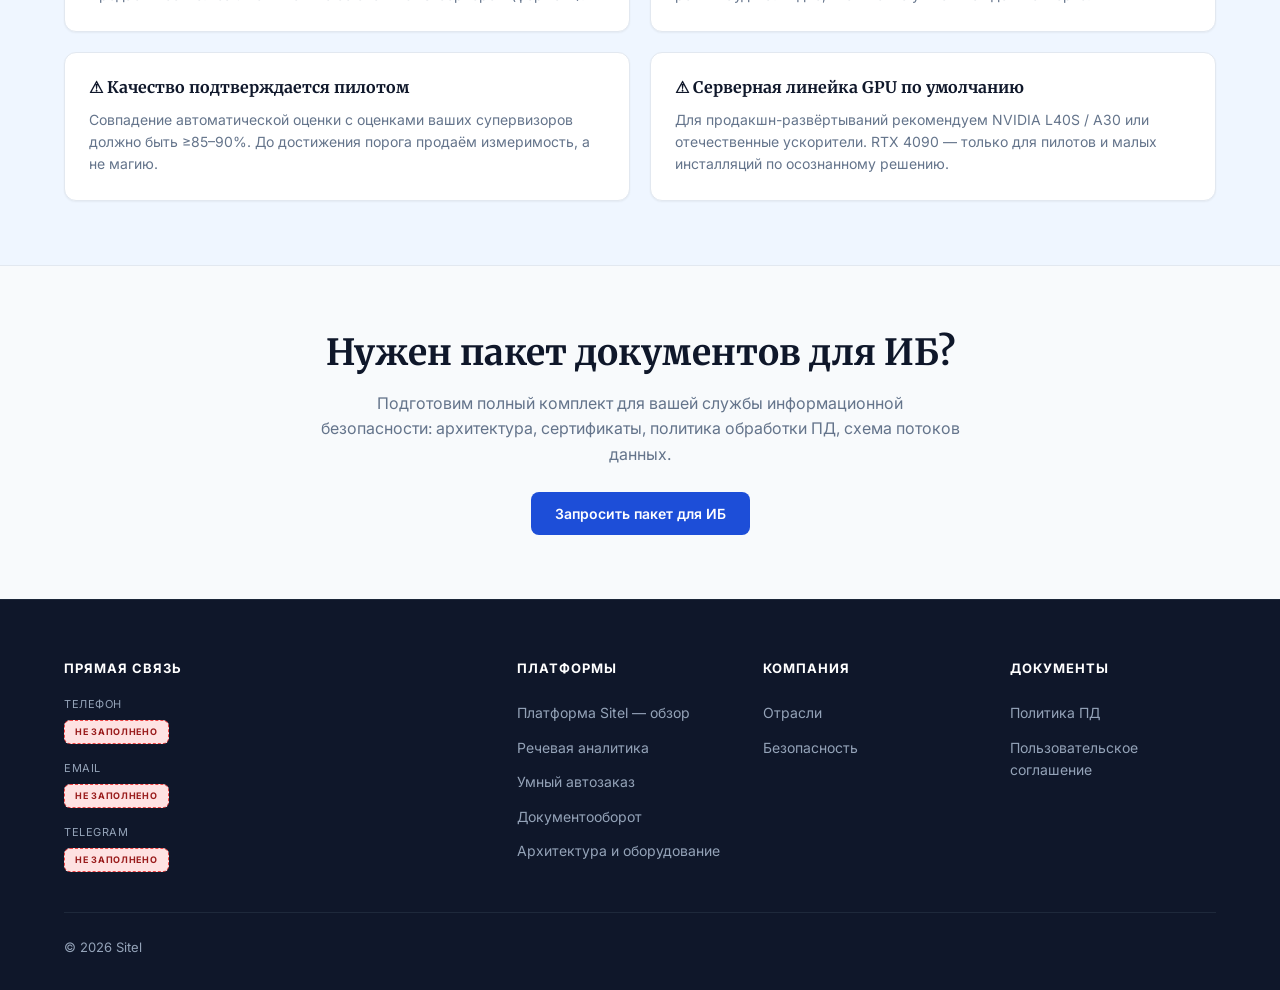
<file: security.html>
<!DOCTYPE html>
<html lang="ru">
<head>
  <meta charset="UTF-8">
  <meta name="viewport" content="width=device-width, initial-scale=1.0">
  <title>Безопасность и соответствие — Sitel</title>
  <meta name="description" content="Архитектурная суверенность данных: 152-ФЗ, реестр отечественного ПО, ФСТЭК. Схема потоков данных для трёх контуров развёртывания.">
  
  <meta property="og:title" content="Безопасность и соответствие — Sitel">
  <meta property="og:description" content="Данные не покидают ваш контур. Схема потоков, обезличивание, сертификаты.">
  <meta property="og:type" content="website">
  <meta property="og:image" content="/images/og-preview.png">
  <meta property="og:url" content="/security.html">
  
  <link rel="icon" type="image/svg+xml" href="data:image/svg+xml,<svg xmlns='http://www.w3.org/2000/svg' viewBox='0 0 100 100'><rect width='100' height='100' rx='20' fill='%231D4ED8'/><text x='50' y='68' text-anchor='middle' fill='white' font-size='58' font-family='Georgia' font-weight='900'>S</text></svg>">
  
  <link rel="preconnect" href="https://fonts.googleapis.com">
  <link rel="preconnect" href="https://fonts.gstatic.com" crossorigin>
  <link href="https://fonts.googleapis.com/css2?family=Inter:wght@400;500;600;700;800&family=Merriweather:wght@700;900&display=swap" rel="stylesheet">
  <link rel="stylesheet" href="css/styles.css">


</head>

<body>

<header class="site-header" id="site-header">
  <div class="container header-inner">
    <a href="index.html" class="logo"><span class="logo-text"><img class="logo-text-icon" src="logo/logo_sitel2.png" alt="Sitel" height="100"></span></a>
    <nav class="nav-links">
      <div class="dropdown" id="products-dropdown">
        <button class="dropdown-toggle" onclick="toggleDropdown('products-dropdown')" aria-expanded="false">Платформы</button>
        <div class="dropdown-menu">
          <a href="index.html">Платформа Sitel — обзор</a>
          <a href="platforms/speech-analytics.html">Речевая аналитика</a>
          <a href="platforms/auto-order.html">Умный автозаказ</a>
          <a href="platforms/docs.html">Документооборот</a>
        </div>
      </div>
      <a href="cases.html">Отрасли</a>
      <a href="security.html" style="color:var(--blue-700);font-weight:600;">Безопасность</a>
      <a href="architecture.html">Архитектура</a>
    </nav>
    <div class="header-actions">
      <a href="downloads/sitel-presentation.pdf" download class="btn btn-outline btn-sm">PDF</a>
      <a href="contact.html" class="btn btn-primary btn-sm"><span class="hd-full">Запросить демо</span><span class="hd-short">Демо</span></a>
    </div>
    <button class="mobile-toggle" onclick="document.getElementById('mobile-menu').classList.toggle('open')" aria-label="Меню">
      <svg width="24" height="24" viewBox="0 0 24 24" fill="none" stroke="currentColor" stroke-width="2"><line x1="3" y1="6" x2="21" y2="6"/><line x1="3" y1="12" x2="21" y2="12"/><line x1="3" y1="18" x2="21" y2="18"/></svg>
    </button>
  </div>
  <div class="mobile-menu" id="mobile-menu">
    <strong style="display:block;padding:12px 0;font-size:13px;color:var(--text-light);text-transform:uppercase;">Платформы</strong>
    <div class="mobile-submenu">
      <a href="index.html" onclick="closeMobile()">Платформа Sitel — обзор</a>
      <a href="platforms/speech-analytics.html" onclick="closeMobile()">Речевая аналитика</a>
      <a href="platforms/auto-order.html" onclick="closeMobile()">Умный автозаказ</a>
      <a href="platforms/docs.html" onclick="closeMobile()">Документооборот</a>
    </div>
    <a href="cases.html" onclick="closeMobile()">Отрасли</a>
    <a href="security.html" onclick="closeMobile()" style="color:var(--blue-700);font-weight:600;">Безопасность</a>
    <a href="architecture.html" onclick="closeMobile()">Архитектура</a>
    <a href="contact.html" onclick="closeMobile()" style="color:var(--blue-700);font-weight:600;">Запросить демо →</a>
  </div>
</header>

<section class="page-hero">
  <div class="container">
    <span class="badge badge-blue" style="margin-bottom:12px;">БЕЗОПАСНОСТЬ</span>
    <h1>Суверенность данных — архитектурное обязательство</h1>
    <p>Для продукта, который продаётся фразой «данные остаются у вас», это главный раздел. Ниже — что именно происходит с данными в каждой форме развёртывания, и какие нормативные требования закрываются.</p>
  </div>
</section>

<!-- ПРИНЦИПЫ -->
<section>
  <div class="container">
    <div style="margin-bottom:40px;">
      <span class="badge badge-blue" style="margin-bottom:12px;">ПРИНЦИПЫ</span>
      <h2>Четыре уровня защиты</h2>
    </div>
    <div class="features-grid">
      <div class="card" style="text-align:left;">
        <h4 style="margin-bottom:12px;">🔒 Хранение — только у вас</h4>
        <p style="font-size:14px;color:var(--text-muted);">Аудио, тексты и оценки не покидают ваш контур в базовой комплектации никогда. Три слоя хранения на стороне заказчика.</p>
      </div>
      <div class="card" style="text-align:left;">
        <h4 style="margin-bottom:12px;">🛡 Форма Б: что уходит наружу</h4>
        <p style="font-size:14px;color:var(--text-muted);">Только обезличенные тексты. Вырезатель ПДн работает на вашей стороне до отправки. Режим аудита: видно, что именно ушло в конверте. Аудио не передаётся никогда.</p>
      </div>
      <div class="card" style="text-align:left;">
        <h4 style="margin-bottom:12px;">⚙ Отключение подписки</h4>
        <p style="font-size:14px;color:var(--text-muted);">Продукт и все накопленные данные остаются у вас. Базовый уровень продолжает работать как ни в чём не бывало. Никакого vendor lock-in.</p>
      </div>
      <div class="card" style="text-align:left;">
        <h4 style="margin-bottom:12px;">📋 Аудит и прозрачность</h4>
        <p style="font-size:14px;color:var(--text-muted);">Каждая оценка объяснима: по каждому баллу видно, из чего он сложился — с цитатой и таймкодом. Не магия, а проверяемые факты.</p>
      </div>
    </div>
  </div>
</section>

<!-- СЛОИ ХРАНЕНИЯ -->
<section class="section-blue">
  <div class="container">
    <div style="margin-bottom:40px;">
      <span class="badge badge-teal" style="margin-bottom:12px;">АРХИТЕКТУРА</span>
      <h2>Три слоя хранения данных</h2>
      <p style="max-width:720px;margin:12px auto 0;color:var(--text-muted);">Все данные аналитики живут у заказчика на уровне 1. Три слоя — и для каждого явно: что хранится, что рассчитывается, за счёт чего и когда обновляется.</p>
    </div>
    <div style="display:grid;grid-template-columns:1fr;gap:20px;">
      <div class="card" style="text-align:left;">
        <div style="display:flex;align-items:center;gap:12px;margin-bottom:16px;">
          <span class="badge badge-blue">СЛОЙ A</span>
          <h4 style="margin:0;">Сырьё (неизменяемое)</h4>
        </div>
        <table class="spec-table">
          <tr><th style="width:200px;">Что хранится</th><td>Аудиозаписи звонков (каналы оператор/клиент), сырые расшифровки, журналы диалогов бота</td></tr>
          <tr><th>Обновление</th><td>В момент завершения каждого звонка (append-only, записи не правятся никогда)</td></tr>
          <tr><th>Retention</th><td>По политике ПДн заказчика (настраиваемые сроки)</td></tr>
        </table>
      </div>
      <div class="card" style="text-align:left;">
        <div style="display:flex;align-items:center;gap:12px;margin-bottom:16px;">
          <span class="badge badge-blue">СЛОЙ B</span>
          <h4 style="margin:0;">Обогащение (по каждому звонку)</h4>
        </div>
        <table class="spec-table">
          <tr><th style="width:200px;">Что хранится</th><td>Канонизированный текст, тема, эмоции по репликам, метрики, отметки скрипта, простые проверки и резюме (от малой модели), векторные представления, вердикты уровня 2</td></tr>
          <tr><th>Обновление</th><td>Инкрементально: каждый звонок проходит конвейер один раз сразу после завершения</td></tr>
          <tr><th>Хранение</th><td>Postgres + pgvector (векторное расширение)</td></tr>
        </table>
      </div>
      <div class="card" style="text-align:left;">
        <div style="display:flex;align-items:center;gap:12px;margin-bottom:16px;">
          <span class="badge badge-blue">СЛОЙ C</span>
          <h4 style="margin:0;">Витрины (агрегаты)</h4>
        </div>
        <table class="spec-table">
          <tr><th style="width:200px;">Что хранится</th><td>Агрегаты по оператору / команде / теме / периоду: баллы, динамика, тренды, рейтинги</td></tr>
          <tr><th>Обновление</th><td>Инкремент в момент записи звонка + фоновые пересчёты при смене правил</td></tr>
          <tr><th>Хранение</th><td>Postgres (старт) → ClickHouse (большие объёмы; переезжает только этот слой)</td></tr>
        </table>
      </div>
    </div>
    <div class="card" style="margin-top:20px;background:#FEF3C7;border-color:#FCD34D; text-align:left;">
      <p style="font-size:14px;color:#92400E;"><strong>Принципиально:</strong> аудио не уезжает никогда; ПДн вырезаются до отправки; всё возвращённое оседает в слоях заказчика — накопленный интеллект остаётся у клиента, даже если подписка закончится.</p>
    </div>
  </div>
</section>

<!-- СЕРТИФИКАТЫ -->
<section>
  <div class="container">
    <div style="margin-bottom:40px;">
      <span class="badge badge-blue" style="margin-bottom:12px;">СООТВЕТСТВИЕ</span>
      <h2>Сертификаты и статусы</h2>
    </div>
    <div class="cert-grid">
      <div class="cert-card">
        <div style="display:flex;justify-content:space-between;align-items:center;margin-bottom:16px;flex-wrap:wrap;gap:8px;">
          <h4 style="margin:0;">152-ФЗ</h4>
          <span class="cert-status pending">шаблон</span>
        </div>
        <p style="font-size:14px;color:var(--text-muted);margin-bottom:12px;">Персональные данные обрабатываются в соответствии с Федеральным законом № 152-ФЗ «О персональных данных».</p>
        <div class="legal-box" style="margin-top:16px;">
          <div class="row"><span class="label">Политика ПД</span><a href="privacy.html" style="color:var(--blue-700);text-decoration:none;">Шаблон политики →</a></div>
          <div class="row"><span class="label">Уведомление РКН</span><span class="value">уточняется</span></div>
          <div class="row"><span class="label">Локализация на территории РФ</span><span style="color:#059669;font-weight:600;">✓ да</span></div>
        </div>
      </div>
      <div class="cert-card">
        <div style="display:flex;justify-content:space-between;align-items:center;margin-bottom:16px;flex-wrap:wrap;gap:8px;">
          <h4 style="margin:0;">Реестр отечественного ПО</h4>
          <span class="cert-status pending">заявка подана</span>
        </div>
        <p style="font-size:14px;color:var(--text-muted);margin-bottom:12px;">Статус в реестре Минцифры РФ. Подходит для госсектора и закупок по 44-ФЗ / 223-ФЗ.</p>
        <div class="legal-box" style="margin-top:16px;">
          <div class="row"><span class="label">Номер заявки</span><span class="value">уточняется</span></div>
          <div class="row"><span class="label">Класс ПО</span><span class="value">прикладное, ИИ-аналитика</span></div>
          <div class="row"><span class="label">Правообладатель</span><span class="value">РФ</span></div>
        </div>
      </div>
      <div class="cert-card">
        <div style="display:flex;justify-content:space-between;align-items:center;margin-bottom:16px;flex-wrap:wrap;gap:8px;">
          <h4 style="margin:0;">ФСТЭК</h4>
          <span class="cert-status planned">планируется</span>
        </div>
        <p style="font-size:14px;color:var(--text-muted);margin-bottom:12px;">Сертификация по требованиям ФСТЭК для работы с защищаемой информацией.</p>
        <div class="legal-box" style="margin-top:16px;">
          <div class="row"><span class="label">Класс защищённости</span><span class="value">уточняется</span></div>
          <div class="row"><span class="label">Статус</span><span class="value">в плане сертификации</span></div>
          <div class="row"><span class="label">Применимо для</span><span class="value">банки, госсектор, медицина</span></div>
        </div>
      </div>
    </div>
    <div class="card" style="margin-top:24px;background:#F1F5F9;border-style:dashed;border-color:#CBD5E1; text-align:left;">
      <p style="font-size:14px;color:#475569;"><strong>⚠ Статусы сертификатов уточняются.</strong> Актуальная информация предоставляется по запросу при подписании NDA. Для закупочных комитетов — отдельный пакет документов с актуальными статусами.</p>
    </div>
  </div>
</section>

<!-- ЧЕСТНЫЕ ОГОВОРКИ -->
<section class="section-blue">
  <div class="container">
    <div style="margin-bottom:40px;">
      <span class="badge badge-blue" style="margin-bottom:12px;">ЧЕСТНО</span>
      <h2>Что мы не обещаем</h2>
    </div>
    <div class="features-grid">
      <div class="card" style="text-align:left;">
        <h4 style="margin-bottom:12px;">⚠ Realtime-подсказки — только форма А</h4>
        <p style="font-size:14px;color:var(--text-muted);">Подсказки оператору в реальном времени требуют модель рядом. Продаём честно: realtime — только со своим GPU-сервером (форма А).</p>
      </div>
      <div class="card" style="text-align:left;">
        <h4 style="margin-bottom:12px;">⚠ Форма Б требует доверия</h4>
        <p style="font-size:14px;color:var(--text-muted);">Вырезатель ПДн должен быть безупречен и проверяем. У клиента есть режим аудита: видно, что именно ушло в каждом конверте.</p>
      </div>
      <div class="card" style="text-align:left;">
        <h4 style="margin-bottom:12px;">⚠ Качество подтверждается пилотом</h4>
        <p style="font-size:14px;color:var(--text-muted);">Совпадение автоматической оценки с оценками ваших супервизоров должно быть ≥85–90%. До достижения порога продаём измеримость, а не магию.</p>
      </div>
      <div class="card" style="text-align:left;">
        <h4 style="margin-bottom:12px;">⚠ Серверная линейка GPU по умолчанию</h4>
        <p style="font-size:14px;color:var(--text-muted);">Для продакшн-развёртываний рекомендуем NVIDIA L40S / A30 или отечественные ускорители. RTX 4090 — только для пилотов и малых инсталляций по осознанному решению.</p>
      </div>
    </div>
  </div>
</section>

<section>
  <div class="container" style="text-align:center;">
    <h2 style="margin-bottom:16px;">Нужен пакет документов для ИБ?</h2>
    <p style="max-width:640px;margin:0 auto 24px;color:var(--text-muted);">Подготовим полный комплект для вашей службы информационной безопасности: архитектура, сертификаты, политика обработки ПД, схема потоков данных.</p>
    <a href="contact.html" class="btn btn-primary">Запросить пакет для ИБ</a>
  </div>
</section>

<!-- FOOTER -->
<footer class="site-footer">
  <div class="container">
    <div class="footer-top-grid">
      
      <!-- Колонка 1: Контакты -->
      <div class="footer-info-block">
        <h4>ПРЯМАЯ СВЯЗЬ</h4>
        <div class="contact-item">
          <span class="contact-label">Телефон</span>
          <span class="contact-value"><span class="badge badge-template">НЕ ЗАПОЛНЕНО</span></span>
        </div>
        <div class="contact-item">
          <span class="contact-label">Email</span>
          <span class="contact-value"><span class="badge badge-template">НЕ ЗАПОЛНЕНО</span></span>
        </div>
        <div class="contact-item">
          <span class="contact-label">Telegram</span>
          <span class="contact-value"><span class="badge badge-template">НЕ ЗАПОЛНЕНО</span></span>
        </div>
      </div>
      
      <!-- Колонка 2: Платформы -->
      <div class="footer-info-block">
        <h4>ПЛАТФОРМЫ</h4>
        <a href="index.html">Платформа Sitel — обзор</a>
        <a href="platforms/speech-analytics.html">Речевая аналитика</a>
        <a href="platforms/auto-order.html">Умный автозаказ</a>
        <a href="platforms/docs.html">Документооборот</a>
        <a href="architecture.html">Архитектура и оборудование</a>
      </div>

      <!-- Колонка 3: Компания -->
      <div class="footer-info-block">
        <h4>КОМПАНИЯ</h4>
        <a href="cases.html">Отрасли</a>
        <a href="security.html">Безопасность</a>
      </div>

      <!-- Колонка 4: Документы -->
      <div class="footer-info-block">
        <h4>ДОКУМЕНТЫ</h4>
        <a href="privacy.html">Политика ПД</a>
        <a href="privacy.html">Пользовательское соглашение</a>
      </div>

    </div>
    
    <div class="footer-bottom">
      <div style="display:flex;align-items:center;gap:4px;">
        <span>© 2026 Sitel</span>
      </div>
    </div>
  </div>
</footer>

<script>
// Header scroll
const header = document.getElementById('site-header');
window.addEventListener('scroll', () => {
  header.classList.toggle('scrolled', window.scrollY > 20);
}, { passive: true });

// Mobile menu
function closeMobile() { 
  document.getElementById('mobile-menu').classList.remove('open'); 
}

// Dropdown
function toggleDropdown(id) {
  const dropdown = document.getElementById(id);
  if (!dropdown) return;
  dropdown.classList.toggle('open');
}

document.addEventListener('click', (e) => {
  document.querySelectorAll('.dropdown.open').forEach(d => {
    if (!d.contains(e.target)) d.classList.remove('open');
  });
});

// Smooth scroll
document.querySelectorAll('a[href^="#"]').forEach(a => {
  a.addEventListener('click', function(e) {
    const href = this.getAttribute('href');
    if (href === '#' || this.getAttribute('onclick')) return;
    const target = document.querySelector(href);
    if (target) { 
      e.preventDefault(); 
      window.scrollTo({ top: target.getBoundingClientRect().top + window.pageYOffset - 80, behavior: 'smooth' }); 
      closeMobile(); 
    }
  });
});
</script>
</body>
</html>
</file>
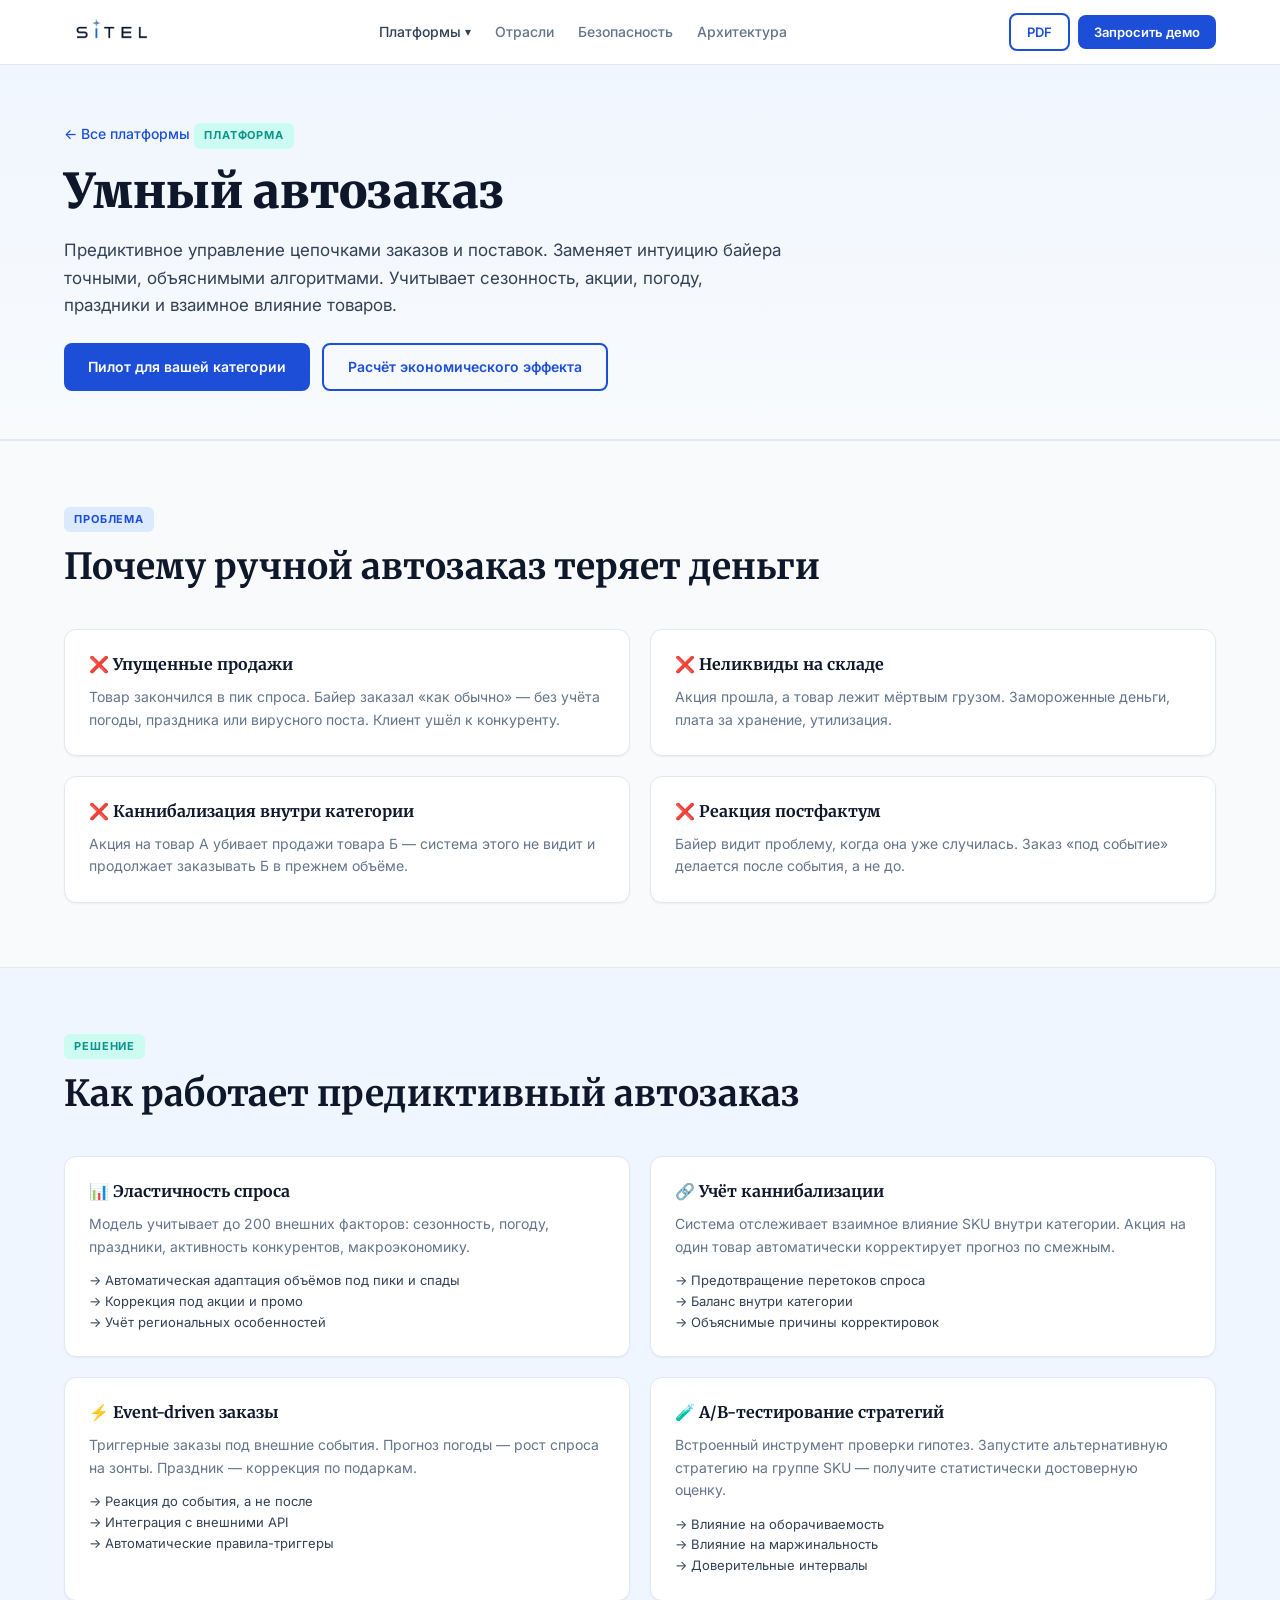
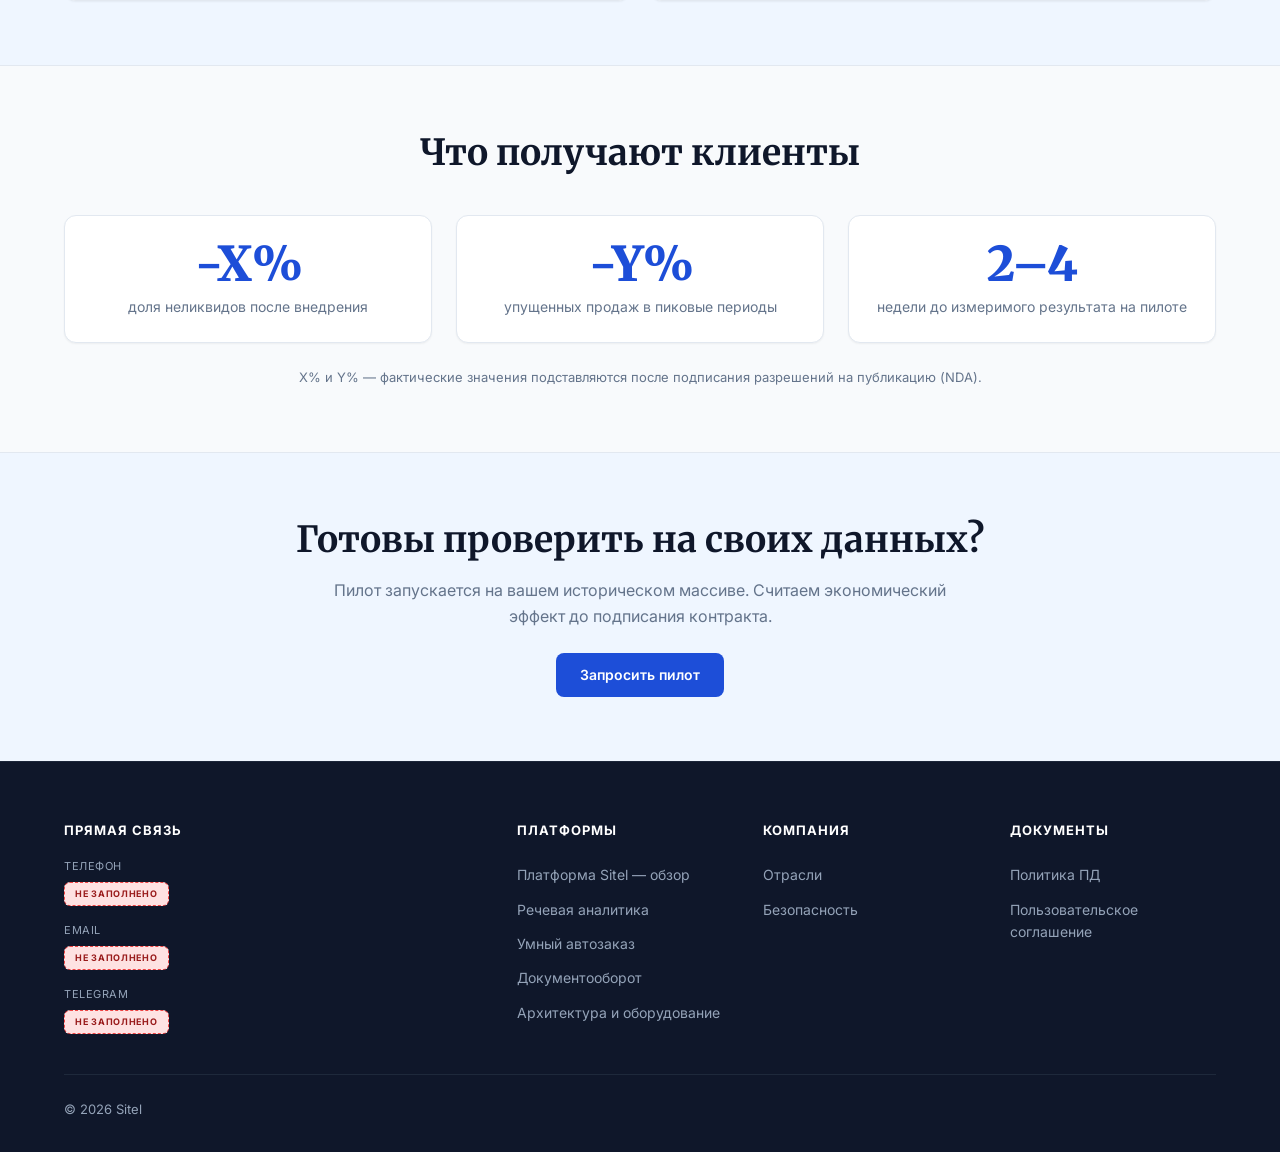
<file: platforms/auto-order.html>
<!DOCTYPE html>
<html lang="ru">
<head>
  <meta charset="UTF-8">
  <meta name="viewport" content="width=device-width, initial-scale=1.0">
  <title>Умный автозаказ — Sitel</title>
  <meta name="description" content="Предиктивное управление цепочками заказов и поставок.">
  <meta property="og:title" content="Умный автозаказ — Sitel">
  <meta property="og:description" content="До 200 факторов спроса, A/B-тестирование стратегий.">
  <meta property="og:type" content="website">
  
  <link rel="icon" href="data:image/svg+xml,<svg xmlns='http://www.w3.org/2000/svg' viewBox='0 0 100 100'><rect width='100' height='100' rx='20' fill='%231D4ED8'/><text x='50' y='68' text-anchor='middle' fill='white' font-size='58' font-family='Georgia' font-weight='900'>S</text></svg>">
  
  <link rel="preconnect" href="https://fonts.googleapis.com">
  <link rel="preconnect" href="https://fonts.gstatic.com" crossorigin>
  <link href="https://fonts.googleapis.com/css2?family=Inter:wght@400;500;600;700;800&family=Merriweather:wght@700;900&display=swap" rel="stylesheet">
  <link rel="stylesheet" href="../css/styles.css">
</head>
<!-- 
<style>
*, *::before, *::after { box-sizing: border-box; margin: 0; padding: 0; }
:root {
  --bg:#F8FAFC; --bg-white:#FFFFFF; --bg-blue:#EFF6FF; --bg-dark:#0F172A;
  --text-primary:#0F172A; --text-secondary:#334155; --text-muted:#64748B; --text-light:#94A3B8;
  --blue-900:#1E3A5F; --blue-700:#1D4ED8; --blue-600:#2563EB; --blue-500:#3B82F6;
  --blue-100:#DBEAFE; --blue-50:#EFF6FF;
  --teal-600:#0D9488; --teal-100:#CCFBF1;
  --border:#E2E8F0; --border-light:#F1F5F9;
  --red-500:#EF4444; --green-500:#22C55E; --amber-500:#F59E0B;
  --shadow-sm:0 1px 2px rgba(0,0,0,.05);
  --shadow-md:0 4px 12px rgba(0,0,0,.08);
  --shadow-lg:0 12px 32px rgba(0,0,0,.1);
  --radius:12px; --radius-lg:16px;
}
body { font-family:'Inter',-apple-system,BlinkMacSystemFont,sans-serif; background:var(--bg); color:var(--text-secondary); font-size:16px; line-height:1.6; -webkit-font-smoothing:antialiased; }
h1,h2,h3,h4 { font-family:'Merriweather','Georgia',serif; color:var(--text-primary); line-height:1.25; }
h1 { font-size:clamp(1.875rem,4vw,3rem); font-weight:900; }
h2 { font-size:clamp(1.5rem,3vw,2.25rem); font-weight:700; }
h3 { font-size:clamp(1.125rem,2vw,1.5rem); font-weight:700; }
h4 { font-size:1rem; font-weight:700; }
.container { max-width:1200px; margin:0 auto; padding:0 24px; }

.btn { display:inline-flex; align-items:center; justify-content:center; gap:6px; font-family:'Inter',sans-serif; font-weight:600; font-size:14px; padding:12px 24px; border-radius:8px; border:none; cursor:pointer; transition:all .2s ease; text-decoration:none; line-height:1.4; white-space:nowrap; }
.btn-primary { background:var(--blue-700); color:#fff; }
.btn-primary:hover { background:var(--blue-900); transform:translateY(-1px); box-shadow:var(--shadow-md); }
.btn-outline { background:transparent; color:var(--blue-700); border:2px solid var(--blue-700); }
.btn-outline:hover { background:var(--blue-50); }
.btn-sm { padding:8px 16px; font-size:13px; }
.btn-block { width:100%; }

.badge { display:inline-block; font-family:'Inter',sans-serif; font-size:11px; font-weight:700; letter-spacing:.08em; text-transform:uppercase; padding:4px 10px; border-radius:6px; }
.badge-blue { background:var(--blue-100); color:var(--blue-700); }
.badge-teal { background:var(--teal-100); color:var(--teal-600); }
.badge-dark { background:var(--bg-dark); color:#fff; }
.badge-amber { background:#FEF3C7; color:#92400E; }
.badge-template { background:#FEE2E2; color:#991B1B; border:1px dashed #EF4444; font-size:9px; }

.card { background:var(--bg-white); border:1px solid var(--border); border-radius:var(--radius); padding:24px; box-shadow:var(--shadow-sm); transition:box-shadow .2s ease,transform .2s ease; }
.card:hover { box-shadow:var(--shadow-md); transform:translateY(-2px); }
.card-flat { background:var(--bg-white); border:1px solid var(--border); border-radius:var(--radius); padding:24px; }

section { padding:64px 0; }
section + section { border-top:1px solid var(--border); }
.section-blue { background:var(--blue-50); }

.site-header { position:fixed; top:0; left:0; right:0; z-index:100; background:rgba(255,255,255,.95); backdrop-filter:blur(12px); -webkit-backdrop-filter:blur(12px); border-bottom:1px solid var(--border); }
.header-inner { display:flex; align-items:center; justify-content:space-between; height:64px; gap:24px; }
.logo { display:flex; align-items:center; gap:10px; text-decoration:none; flex-shrink:0; }
.logo-icon { width:32px; height:32px; background:var(--blue-700); border-radius:6px; display:flex; align-items:center; justify-content:center; color:#fff; font-weight:900; font-size:18px; font-family:'Merriweather',serif; }
.logo-text { font-family:'Merriweather',serif; font-weight:900; font-size:18px; color:var(--text-primary); }
.nav-links { display:flex; gap:24px; align-items:center; }
.nav-links a { color:var(--text-muted); text-decoration:none; font-size:14px; font-weight:500; }
.nav-links a:hover { color:var(--blue-700); }
.dropdown { position:relative; }
.dropdown-toggle { cursor:pointer; display:flex; align-items:center; gap:4px; background:none; border:none; font:inherit; color:inherit; font-size:14px; font-weight:500; }
.dropdown-toggle::after { content:'▾'; font-size:12px; }
.dropdown-menu { position:absolute; top:calc(100% + 8px); left:0; background:#fff; border:1px solid var(--border); border-radius:8px; box-shadow:var(--shadow-lg); padding:8px 0; min-width:240px; opacity:0; visibility:hidden; transform:translateY(-8px); transition:all .2s ease; }
.dropdown.open .dropdown-menu { opacity:1; visibility:visible; transform:translateY(0); }
.dropdown-menu a { display:block; padding:10px 16px; color:var(--text-secondary); text-decoration:none; font-size:14px; }
.dropdown-menu a:hover { background:var(--bg); color:var(--blue-700); }
.header-actions { display:flex; gap:8px; align-items:center; flex-shrink:0; }
.mobile-toggle { display:none; background:none; border:none; cursor:pointer; padding:8px; }
.mobile-menu { display:none; position:absolute; top:64px; left:0; right:0; background:#fff; border-bottom:1px solid var(--border); padding:16px 24px; box-shadow:var(--shadow-md); }
.mobile-menu.open { display:block; }
.mobile-menu a { display:block; padding:12px 0; color:var(--text-secondary); text-decoration:none; font-weight:500; border-bottom:1px solid var(--border-light); }
.mobile-menu a:last-child { border-bottom:none; }
.mobile-submenu { padding-left:16px; }
.mobile-submenu a { font-size:14px; color:var(--text-muted); padding:8px 0; }

/* Стили для Page Hero (Умный автозаказ) */
.page-hero { padding:120px 0 48px; background:linear-gradient(180deg,#EFF6FF 0%,#F8FAFC 100%); border-bottom:1px solid #E2E8F0; border-top:1px solid var(--border); }
.page-hero h1 { margin-bottom:16px; }
.page-hero p { font-size:17px; color:var(--text-secondary); max-width:720px; }
.back-link { display:inline-flex; align-items:center; gap:6px; color:var(--blue-700); font-size:14px; text-decoration:none; margin-bottom:16px; font-weight:500; }
.back-link:hover { text-decoration:underline; }

.features-grid { display:grid; grid-template-columns:repeat(2,1fr); gap:20px; }
.security-grid { display:grid; grid-template-columns:repeat(3,1fr); gap:20px; }

.compare-table { width:100%; border-collapse:collapse; font-size:14px; }
.compare-table th { text-align:left; padding:14px 16px; background:var(--bg); font-weight:600; color:var(--text-primary); border-bottom:2px solid var(--border); }
.compare-table td { padding:12px 16px; border-bottom:1px solid var(--border-light); color:var(--text-secondary); }
.compare-table .check { color:var(--green-500); font-weight:700; }
.compare-table .pending { color:var(--amber-500); }
.compare-table .dash { color:var(--text-light); }

/* ========== ФУТЕР ========== */
.site-footer { background:var(--bg-dark); color:#94A3B8; padding:80px 0 32px; }
.footer-top-grid { display:grid; grid-template-columns:1fr 1fr; gap:64px; margin-bottom:48px; }

.footer-form-title { font-family:'Merriweather',serif; font-size:24px; color:#fff; margin-bottom:12px; line-height:1.3; }
.footer-form-desc { font-size:14px; color:var(--text-light); margin-bottom:28px; }
.footer-form { display:flex; flex-direction:column; gap:16px; }
.form-row { display:grid; grid-template-columns:1fr 1fr; gap:16px; }
.form-input { width:100%; background:#1E293B; border:1px solid #334155; color:#fff; padding:12px 16px; border-radius:8px; font-family:inherit; font-size:14px; transition:border-color .2s; }
.form-input::placeholder { color:#64748B; }
.form-input:focus { outline:none; border-color:var(--blue-600); }
.form-select { appearance:none; -webkit-appearance:none; background-image:url("data:image/svg+xml,%3Csvg xmlns='http://www.w3.org/2000/svg' width='12' height='12' viewBox='0 0 24 24' fill='none' stroke='%2394A3B8' stroke-width='2'%3E%3Cpolyline points='6 9 12 15 18 9'/%3E%3C/svg%3E"); background-repeat:no-repeat; background-position:right 16px center; padding-right:40px; cursor:pointer; }
.form-checkbox { display:flex; align-items:flex-start; gap:8px; font-size:12px; color:var(--text-light); cursor:pointer; margin-bottom:4px; }
.form-checkbox input { margin-top:3px; accent-color:var(--blue-600); cursor:pointer; }
.form-checkbox a { color:var(--blue-500); text-decoration:underline; }

.footer-info-wrapper { display:grid; grid-template-columns:1fr 1fr; gap:32px; align-content:start; }
.footer-info-block h4 { color:#fff; font-family:'Inter',sans-serif; font-size:13px; text-transform:uppercase; letter-spacing:.08em; margin-bottom:20px; }
.contact-item { display:flex; flex-direction:column; margin-bottom:16px; }
.contact-label { font-size:11px; color:var(--text-light); margin-bottom:4px; text-transform:uppercase; letter-spacing:.05em; }
.contact-value { font-size:15px; color:#fff; font-weight:500; }

.footer-nav-grid { display:grid; grid-template-columns:1fr 1fr; gap:8px 24px; align-content:start; }
.footer-info-block a { color:#94A3B8; text-decoration:none; font-size:14px; padding:4px 0; transition:color .2s; display:block; }
.footer-info-block a:hover { color:#fff; }

.footer-bottom { border-top:1px solid #1E293B; padding-top:24px; display:flex; justify-content:space-between; align-items:center; font-size:13px; flex-wrap:wrap; gap:12px; }
.footer-bottom a { color:var(--text-light); text-decoration:none; }
.footer-bottom a:hover { color:#fff; }

@media (max-width:1024px) {
  .features-grid, .security-grid { grid-template-columns:1fr; }
  .footer-top-grid { grid-template-columns:1fr; gap:48px; }
}

@media (max-width:768px) {
  /* ========== ЦЕНТРИРОВАНИЕ НА МОБИЛЬНЫХ ========== */
  section { padding:48px 0; text-align:center; }
  section .container { display:flex; flex-direction:column; align-items:center; }
  section .container > * { width:100%; max-width:100%; }
  section .container h2,
  section .container h3,
  section .container p { text-align:center; margin: auto; }
  section .container > .badge { margin-left:auto; margin-right:auto; display:inline-block; }
  section .container > div[style*="text-align:center"] { width:100%; }

  /* Сетки на мобильных — одна колонка, элементы по центру */
  .features-grid, .security-grid {
    grid-template-columns:1fr !important;
    width:100%;
    justify-items:stretch;
  }
  .features-grid .card,
  .security-grid .card {
    width:100%;
    text-align:left;
  }

  /* Hero центрирование (для Page Hero) */
  .page-hero { padding:96px 0 40px; text-align:center; }
  .page-hero .container { display:flex; flex-direction:column; align-items:center; }
  .page-hero h1, .page-hero p { text-align:center; margin-left:auto; margin-right:auto; }
  .back-link { margin-left:auto; margin-right:auto; justify-content:center; }
  .page-hero > .container > div[style*="flex"] {
    flex-direction:column !important;
    align-items:center !important;
    justify-content:center !important;
    width:100%;
  }
  .page-hero > .container > div[style*="flex"] .btn {
    width:100%; max-width:400px;
  }

  /* Таблица — адаптив */
  .compare-table { font-size:13px; }
  .compare-table th, .compare-table td { padding:10px 12px; }

  /* CTA секции */
  section > .container > div[style*="flex"] {
    flex-direction:column !important;
    align-items:center !important;
    justify-content:center !important;
    width:100%;
  }
  section > .container > div[style*="flex"] .btn {
    width:100%;
    max-width:400px;
  }

  /* Футер мобильный - Компактный */
  .site-footer { padding:40px 0 20px; }
  .footer-top-grid { gap:32px; margin-bottom:32px; }
  .footer-form-title { font-size:20px; text-align:center; margin-bottom:6px; }
  .footer-form-desc { text-align:center; font-size:13px; margin-bottom:16px; }
  .footer-form { gap:12px; }
  
  .form-row { grid-template-columns: 1fr; gap: 12px; } 
  .form-input { padding:10px 14px; font-size:14px; }
  .form-checkbox { font-size:11px; justify-content:center; text-align:left; }
  
  /* Контакты и навигация в 2 колонки на мобильных */
  .footer-info-wrapper { grid-template-columns: 1fr 1fr; gap:16px; }
  .footer-info-block { text-align: left; }
  .footer-info-block h4 { text-align:left; margin-bottom:12px; }
  .footer-nav-grid { grid-template-columns: 1fr; gap:4px; }
  .contact-item { align-items:flex-start; text-align:left; margin-bottom:8px; }
  
  .footer-bottom { flex-direction:column; text-align:center; gap:8px; padding-top:20px; }

  /* Header */
  .nav-links { display:none; }
  .header-actions .btn-outline { display:none; }
  .mobile-toggle { display:block; }

  /* ИСПРАВЛЕНИЕ: Все inline-сетки на мобильных становятся в 1 колонку */
  div[style*="grid-template-columns:1fr 1fr 1fr"],
  div[style*="grid-template-columns:repeat(3,1fr)"] {
    grid-template-columns:1fr !important;
    text-align:center;
  }
  div[style*="grid-template-columns:1fr 1fr"] {
    grid-template-columns:1fr !important;
  }
}

@media (max-width:480px) {
  .container { padding:0 16px 0 16px }
  .card { padding:20px; }
  .btn { font-size:13px; padding:10px 16px; }
  h1 { font-size:1.75rem; }
  h2 { font-size:1.5rem; }
}

@media (prefers-reduced-motion:reduce) {
  *,*::before,*::after { animation-duration:.01ms !important; transition-duration:.01ms !important; }
}
</style> -->

<body>

<!-- HEADER -->
<header class="site-header" id="site-header">
  <div class="container header-inner">
    <a href="../index.html" class="logo">
      <span class="logo-text"><img class="logo-text-icon" src="../logo/logo_sitel2.png" alt="Sitel" height="100"></span>
    </a>
    
    <nav class="nav-links">
      <div class="dropdown" id="products-dropdown">
        <button class="dropdown-toggle" onclick="toggleDropdown('products-dropdown')" aria-expanded="false">Платформы</button>
        <div class="dropdown-menu">
          <a href="../index.html">Платформа Sitel — обзор</a>
          <a href="speech-analytics.html">Речевая аналитика</a>
          <a href="auto-order.html" class="active">Умный автозаказ</a>
          <a href="docs.html">Документооборот</a>
        </div>
      </div>
      <a href="../cases.html">Отрасли</a>
      <a href="../security.html">Безопасность</a>
      <a href="../architecture.html">Архитектура</a>
    </nav>
    
    <div class="header-actions">
      <a href="../downloads/sitel-presentation.pdf" download class="btn btn-outline btn-sm">PDF</a>
      <a href="../contact.html" class="btn btn-primary btn-sm"><span class="hd-full">Запросить демо</span><span class="hd-short">Демо</span></a>
    </div>
    
    <button class="mobile-toggle" onclick="document.getElementById('mobile-menu').classList.toggle('open')" aria-label="Меню">
      <svg width="24" height="24" viewBox="0 0 24 24" fill="none" stroke="currentColor" stroke-width="2"><line x1="3" y1="6" x2="21" y2="6"/><line x1="3" y1="12" x2="21" y2="12"/><line x1="3" y1="18" x2="21" y2="18"/></svg>
    </button>
  </div>
  
  <div class="mobile-menu" id="mobile-menu">
    <strong style="display:block;padding:12px 0;font-size:13px;color:var(--text-light);text-transform:uppercase;">Платформы</strong>
    <div class="mobile-submenu">
      <a href="../index.html" onclick="closeMobile()">Платформа Sitel — обзор</a>
      <a href="speech-analytics.html" onclick="closeMobile()">Речевая аналитика</a>
      <a href="auto-order.html" onclick="closeMobile()" style="color:var(--blue-700);font-weight:600;">Умный автозаказ</a>
      <a href="docs.html" onclick="closeMobile()">Документооборот</a>
    </div>
    <a href="../cases.html" onclick="closeMobile()">Отрасли</a>
    <a href="../security.html" onclick="closeMobile()">Безопасность</a>
    <a href="../architecture.html" onclick="closeMobile()">Архитектура</a>
    <a href="../contact.html" onclick="closeMobile()" style="color:var(--blue-700);font-weight:600;">Запросить демо →</a>
  </div>
</header>

<!-- HERO -->
<section class="page-hero">
  <div class="container">
    <a href="../index.html" class="back-link">← Все платформы</a>
    <span class="badge badge-teal" style="margin-bottom:12px;">ПЛАТФОРМА</span>
    <h1>Умный автозаказ</h1>
    <p>Предиктивное управление цепочками заказов и поставок. Заменяет интуицию байера точными, объяснимыми алгоритмами. Учитывает сезонность, акции, погоду, праздники и взаимное влияние товаров.</p>
    <div style="display:flex;gap:12px;margin-top:24px;flex-wrap:wrap;">
      <a href="../contact.html" class="btn btn-primary">Пилот для вашей категории</a>
      <a href="../contact.html" class="btn btn-outline">Расчёт экономического эффекта</a>
    </div>
  </div>
</section>

<!-- PROBLEM -->
<section>
  <div class="container">
    <div style="margin-bottom:40px;">
      <span class="badge badge-blue" style="margin-bottom:12px;">ПРОБЛЕМА</span>
      <h2>Почему ручной автозаказ теряет деньги</h2>
    </div>
    <div class="features-grid">
      <div class="card">
        <h4 style="margin-bottom:12px;">❌ Упущенные продажи</h4>
        <p style="font-size:14px;color:var(--text-muted);">Товар закончился в пик спроса. Байер заказал «как обычно» — без учёта погоды, праздника или вирусного поста. Клиент ушёл к конкуренту.</p>
      </div>
      <div class="card">
        <h4 style="margin-bottom:12px;">❌ Неликвиды на складе</h4>
        <p style="font-size:14px;color:var(--text-muted);">Акция прошла, а товар лежит мёртвым грузом. Замороженные деньги, плата за хранение, утилизация.</p>
      </div>
      <div class="card">
        <h4 style="margin-bottom:12px;">❌ Каннибализация внутри категории</h4>
        <p style="font-size:14px;color:var(--text-muted);">Акция на товар А убивает продажи товара Б — система этого не видит и продолжает заказывать Б в прежнем объёме.</p>
      </div>
      <div class="card">
        <h4 style="margin-bottom:12px;">❌ Реакция постфактум</h4>
        <p style="font-size:14px;color:var(--text-muted);">Байер видит проблему, когда она уже случилась. Заказ «под событие» делается после события, а не до.</p>
      </div>
    </div>
  </div>
</section>

<!-- SOLUTION -->
<section class="section-blue">
  <div class="container">
    <div style="margin-bottom:40px;">
      <span class="badge badge-teal" style="margin-bottom:12px;">РЕШЕНИЕ</span>
      <h2>Как работает предиктивный автозаказ</h2>
    </div>
    <div class="features-grid">
      <div class="card">
        <h4 style="margin-bottom:12px;">📊 Эластичность спроса</h4>
        <p style="font-size:14px;color:var(--text-muted);margin-bottom:12px;">Модель учитывает до 200 внешних факторов: сезонность, погоду, праздники, активность конкурентов, макроэкономику.</p>
        <ul style="list-style:none;font-size:13px;color:var(--text-secondary);">
          <li>→ Автоматическая адаптация объёмов под пики и спады</li>
          <li>→ Коррекция под акции и промо</li>
          <li>→ Учёт региональных особенностей</li>
        </ul>
      </div>
      <div class="card">
        <h4 style="margin-bottom:12px;">🔗 Учёт каннибализации</h4>
        <p style="font-size:14px;color:var(--text-muted);margin-bottom:12px;">Система отслеживает взаимное влияние SKU внутри категории. Акция на один товар автоматически корректирует прогноз по смежным.</p>
        <ul style="list-style:none;font-size:13px;color:var(--text-secondary);">
          <li>→ Предотвращение перетоков спроса</li>
          <li>→ Баланс внутри категории</li>
          <li>→ Объяснимые причины корректировок</li>
        </ul>
      </div>
      <div class="card">
        <h4 style="margin-bottom:12px;">⚡ Event-driven заказы</h4>
        <p style="font-size:14px;color:var(--text-muted);margin-bottom:12px;">Триггерные заказы под внешние события. Прогноз погоды — рост спроса на зонты. Праздник — коррекция по подаркам.</p>
        <ul style="list-style:none;font-size:13px;color:var(--text-secondary);">
          <li>→ Реакция до события, а не после</li>
          <li>→ Интеграция с внешними API</li>
          <li>→ Автоматические правила-триггеры</li>
        </ul>
      </div>
      <div class="card">
        <h4 style="margin-bottom:12px;">🧪 A/B-тестирование стратегий</h4>
        <p style="font-size:14px;color:var(--text-muted);margin-bottom:12px;">Встроенный инструмент проверки гипотез. Запустите альтернативную стратегию на группе SKU — получите статистически достоверную оценку.</p>
        <ul style="list-style:none;font-size:13px;color:var(--text-secondary);">
          <li>→ Влияние на оборачиваемость</li>
          <li>→ Влияние на маржинальность</li>
          <li>→ Доверительные интервалы</li>
        </ul>
      </div>
    </div>
  </div>
</section>

<!-- METRICS -->
<section>
  <div class="container" style="text-align:center;">
    <h2 style="margin-bottom:40px;">Что получают клиенты</h2>
    <div style="display:grid;grid-template-columns:repeat(3,1fr);gap:24px;">
      <div class="card">
        <div style="font-family:'Merriweather',serif;font-size:3rem;font-weight:900;color:var(--blue-700);margin-bottom:8px;line-height:1;">−X%</div>
        <p style="font-size:14px;color:var(--text-muted);">доля неликвидов после внедрения</p>
      </div>
      <div class="card">
        <div style="font-family:'Merriweather',serif;font-size:3rem;font-weight:900;color:var(--blue-700);margin-bottom:8px;line-height:1;">−Y%</div>
        <p style="font-size:14px;color:var(--text-muted);">упущенных продаж в пиковые периоды</p>
      </div>
      <div class="card">
        <div style="font-family:'Merriweather',serif;font-size:3rem;font-weight:900;color:var(--blue-700);margin-bottom:8px;line-height:1;">2–4</div>
        <p style="font-size:14px;color:var(--text-muted);">недели до измеримого результата на пилоте</p>
      </div>
    </div>
    <p style="font-size:13px;color:var(--text-muted);margin-top:24px;">X% и Y% — фактические значения подставляются после подписания разрешений на публикацию (NDA).</p>
  </div>
</section>

<!-- CTA -->
<section class="section-blue">
  <div class="container" style="text-align:center;">
    <h2 style="margin-bottom:16px;">Готовы проверить на своих данных?</h2>
    <p style="max-width:640px;margin:0 auto 24px;color:var(--text-muted);">Пилот запускается на вашем историческом массиве. Считаем экономический эффект до подписания контракта.</p>
    <a href="../contact.html" class="btn btn-primary">Запросить пилот</a>
  </div>
</section>

<!-- FOOTER -->
<footer class="site-footer">
  <div class="container">
    <div class="footer-top-grid">
      
      <!-- Колонка 1: Контакты -->
      <div class="footer-info-block">
        <h4>ПРЯМАЯ СВЯЗЬ</h4>
        <div class="contact-item">
          <span class="contact-label">Телефон</span>
          <span class="contact-value"><span class="badge badge-template">НЕ ЗАПОЛНЕНО</span></span>
        </div>
        <div class="contact-item">
          <span class="contact-label">Email</span>
          <span class="contact-value"><span class="badge badge-template">НЕ ЗАПОЛНЕНО</span></span>
        </div>
        <div class="contact-item">
          <span class="contact-label">Telegram</span>
          <span class="contact-value"><span class="badge badge-template">НЕ ЗАПОЛНЕНО</span></span>
        </div>
      </div>
      
      <!-- Колонка 2: Платформы -->
      <div class="footer-info-block">
        <h4>ПЛАТФОРМЫ</h4>
        <a href="../index.html">Платформа Sitel — обзор</a>
        <a href="speech-analytics.html">Речевая аналитика</a>
        <a href="auto-order.html">Умный автозаказ</a>
        <a href="docs.html">Документооборот</a>
        <a href="../architecture.html">Архитектура и оборудование</a>
      </div>

      <!-- Колонка 3: Компания -->
      <div class="footer-info-block">
        <h4>КОМПАНИЯ</h4>
        <a href="../cases.html">Отрасли</a>
        <a href="../security.html">Безопасность</a>
      </div>

      <!-- Колонка 4: Документы -->
      <div class="footer-info-block">
        <h4>ДОКУМЕНТЫ</h4>
        <a href="../privacy.html">Политика ПД</a>
        <a href="../privacy.html">Пользовательское соглашение</a>
      </div>

    </div>
    
    <div class="footer-bottom">
      <div style="display:flex;align-items:center;gap:4px;">
        <span>© 2026 Sitel</span>
      </div>
    </div>
  </div>
</footer>

<script>
// Header scroll
const header = document.getElementById('site-header');
window.addEventListener('scroll', () => {
  header.classList.toggle('scrolled', window.scrollY > 20);
}, { passive: true });

// Mobile menu
function closeMobile() { 
  document.getElementById('mobile-menu').classList.remove('open'); 
}

// Dropdown
function toggleDropdown(id) {
  const dropdown = document.getElementById(id);
  if (!dropdown) return;
  dropdown.classList.toggle('open');
}

document.addEventListener('click', (e) => {
  document.querySelectorAll('.dropdown.open').forEach(d => {
    if (!d.contains(e.target)) d.classList.remove('open');
  });
});

// Smooth scroll
document.querySelectorAll('a[href^="#"]').forEach(a => {
  a.addEventListener('click', function(e) {
    const href = this.getAttribute('href');
    if (href === '#' || this.getAttribute('onclick')) return;
    const target = document.querySelector(href);
    if (target) { 
      e.preventDefault(); 
      window.scrollTo({ top: target.getBoundingClientRect().top + window.pageYOffset - 80, behavior: 'smooth' }); 
      closeMobile(); 
    }
  });
});
</script>
</body>
</html>
</file>
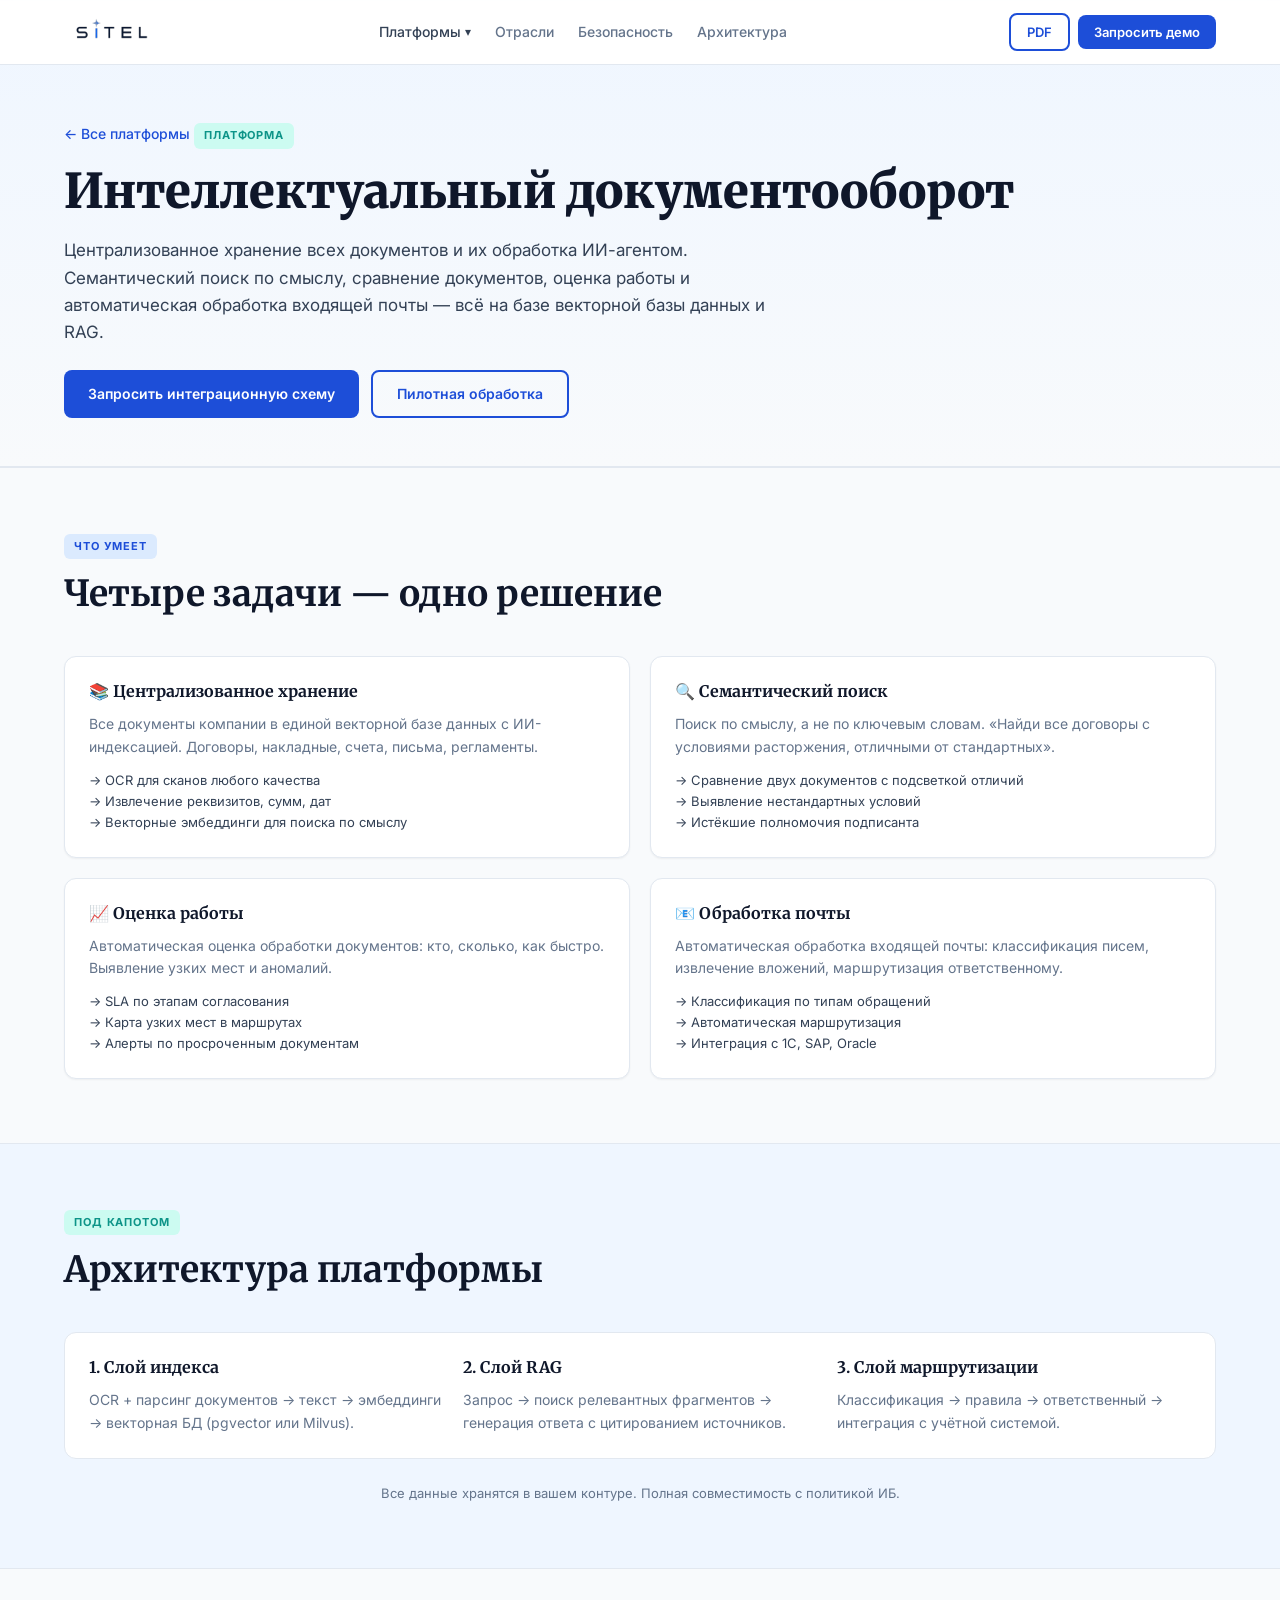
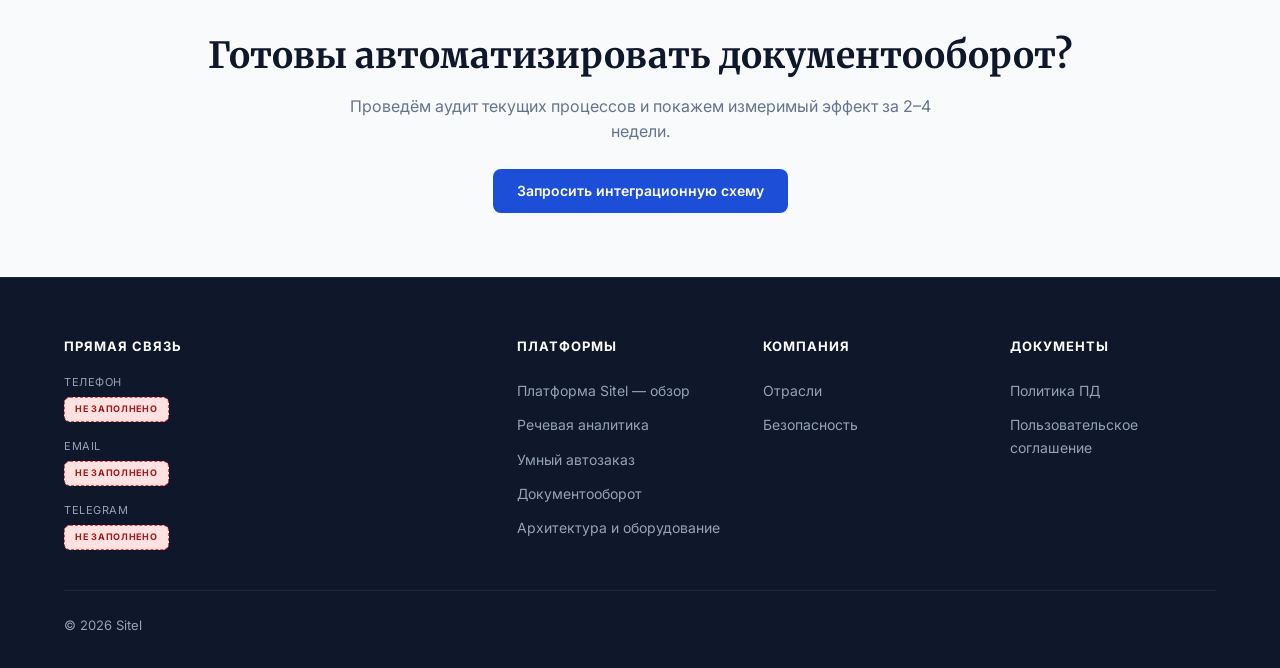
<file: platforms/docs.html>
<!DOCTYPE html>
<html lang="ru">
<head>
  <meta charset="UTF-8">
  <meta name="viewport" content="width=device-width, initial-scale=1.0">
  <title>Интеллектуальный документооборот — Sitel</title>
  <meta name="description" content="Централизованное хранение всех документов и их обработка ИИ-агентом. Семантический поиск, сравнение, оценка работы, обработка почты на базе векторной базы данных.">
  
  <meta property="og:title" content="Интеллектуальный документооборот — Sitel">
  <meta property="og:description" content="Векторная БД, RAG, обработка почты, семантический поиск по смыслу.">
  <meta property="og:type" content="website">
  <meta property="og:image" content="/images/og-preview.png">
  <meta property="og:url" content="/platforms/docs.html">
  
  <link rel="icon" type="image/svg+xml" href="data:image/svg+xml,<svg xmlns='http://www.w3.org/2000/svg' viewBox='0 0 100 100'><rect width='100' height='100' rx='20' fill='%231D4ED8'/><text x='50' y='68' text-anchor='middle' fill='white' font-size='58' font-family='Georgia' font-weight='900'>S</text></svg>">
  
  <link rel="preconnect" href="https://fonts.googleapis.com">
  <link rel="preconnect" href="https://fonts.gstatic.com" crossorigin>
  <link href="https://fonts.googleapis.com/css2?family=Inter:wght@400;500;600;700;800&family=Merriweather:wght@700;900&display=swap" rel="stylesheet">
  <link rel="stylesheet" href="../css/styles.css">
</head>



<body>

<!-- HEADER -->
<header class="site-header" id="site-header">
  <div class="container header-inner">
    <a href="../index.html" class="logo">
      <span class="logo-text"><img class="logo-text-icon" src="../logo/logo_sitel2.png" alt="Sitel" height="100"></span>
    </a>
    
    <nav class="nav-links">
      <div class="dropdown" id="products-dropdown">
        <button class="dropdown-toggle" onclick="toggleDropdown('products-dropdown')" aria-expanded="false">Платформы</button>
        <div class="dropdown-menu">
          <a href="../index.html">Платформа Sitel — обзор</a>
          <a href="speech-analytics.html">Речевая аналитика</a>
          <a href="auto-order.html">Умный автозаказ</a>
          <a href="docs.html" class="active">Документооборот</a>
        </div>
      </div>
      <a href="../cases.html">Отрасли</a>
      <a href="../security.html">Безопасность</a>
      <a href="../architecture.html">Архитектура</a>
    </nav>
    
    <div class="header-actions">
      <a href="../downloads/sitel-presentation.pdf" download class="btn btn-outline btn-sm">PDF</a>
      <a href="../contact.html" class="btn btn-primary btn-sm"><span class="hd-full">Запросить демо</span><span class="hd-short">Демо</span></a>
    </div>
    
    <button class="mobile-toggle" onclick="document.getElementById('mobile-menu').classList.toggle('open')" aria-label="Меню">
      <svg width="24" height="24" viewBox="0 0 24 24" fill="none" stroke="currentColor" stroke-width="2"><line x1="3" y1="6" x2="21" y2="6"/><line x1="3" y1="12" x2="21" y2="12"/><line x1="3" y1="18" x2="21" y2="18"/></svg>
    </button>
  </div>
  
  <div class="mobile-menu" id="mobile-menu">
    <strong style="display:block;padding:12px 0;font-size:13px;color:var(--text-light);text-transform:uppercase;">Платформы</strong>
    <div class="mobile-submenu">
      <a href="../index.html" onclick="closeMobile()">Платформа Sitel — обзор</a>
      <a href="speech-analytics.html" onclick="closeMobile()">Речевая аналитика</a>
      <a href="auto-order.html" onclick="closeMobile()">Умный автозаказ</a>
      <a href="docs.html" onclick="closeMobile()" style="color:var(--blue-700);font-weight:600;">Документооборот</a>
    </div>
    <a href="../cases.html" onclick="closeMobile()">Отрасли</a>
    <a href="../security.html" onclick="closeMobile()">Безопасность</a>
    <a href="../architecture.html" onclick="closeMobile()">Архитектура</a>
    <a href="../contact.html" onclick="closeMobile()" style="color:var(--blue-700);font-weight:600;">Запросить демо →</a>
  </div>
</header>

<!-- HERO -->
<section class="page-hero">
  <div class="container">
    <a href="../index.html" class="back-link">← Все платформы</a>
    <span class="badge badge-teal" style="margin-bottom:12px;">ПЛАТФОРМА</span>
    <h1>Интеллектуальный документооборот</h1>
    <p>Централизованное хранение всех документов и их обработка ИИ-агентом. Семантический поиск по смыслу, сравнение документов, оценка работы и автоматическая обработка входящей почты — всё на базе векторной базы данных и RAG.</p>
    <div style="display:flex;gap:12px;margin-top:24px;flex-wrap:wrap;">
      <a href="../contact.html" class="btn btn-primary">Запросить интеграционную схему</a>
      <a href="../contact.html" class="btn btn-outline">Пилотная обработка</a>
    </div>
  </div>
</section>

<!-- WHAT IT DOES -->
<section>
  <div class="container">
    <div style="margin-bottom:40px;">
      <span class="badge badge-blue" style="margin-bottom:12px;">ЧТО УМЕЕТ</span>
      <h2>Четыре задачи — одно решение</h2>
    </div>
    <div class="features-grid">
      <div class="card">
        <h4 style="margin-bottom:12px;">📚 Централизованное хранение</h4>
        <p style="font-size:14px;color:var(--text-muted);margin-bottom:12px;">Все документы компании в единой векторной базе данных с ИИ-индексацией. Договоры, накладные, счета, письма, регламенты.</p>
        <ul style="list-style:none;font-size:13px;color:var(--text-secondary);">
          <li>→ OCR для сканов любого качества</li>
          <li>→ Извлечение реквизитов, сумм, дат</li>
          <li>→ Векторные эмбеддинги для поиска по смыслу</li>
        </ul>
      </div>
      <div class="card">
        <h4 style="margin-bottom:12px;">🔍 Семантический поиск</h4>
        <p style="font-size:14px;color:var(--text-muted);margin-bottom:12px;">Поиск по смыслу, а не по ключевым словам. «Найди все договоры с условиями расторжения, отличными от стандартных».</p>
        <ul style="list-style:none;font-size:13px;color:var(--text-secondary);">
          <li>→ Сравнение двух документов с подсветкой отличий</li>
          <li>→ Выявление нестандартных условий</li>
          <li>→ Истёкшие полномочия подписанта</li>
        </ul>
      </div>
      <div class="card">
        <h4 style="margin-bottom:12px;">📈 Оценка работы</h4>
        <p style="font-size:14px;color:var(--text-muted);margin-bottom:12px;">Автоматическая оценка обработки документов: кто, сколько, как быстро. Выявление узких мест и аномалий.</p>
        <ul style="list-style:none;font-size:13px;color:var(--text-secondary);">
          <li>→ SLA по этапам согласования</li>
          <li>→ Карта узких мест в маршрутах</li>
          <li>→ Алерты по просроченным документам</li>
        </ul>
      </div>
      <div class="card">
        <h4 style="margin-bottom:12px;">📧 Обработка почты</h4>
        <p style="font-size:14px;color:var(--text-muted);margin-bottom:12px;">Автоматическая обработка входящей почты: классификация писем, извлечение вложений, маршрутизация ответственному.</p>
        <ul style="list-style:none;font-size:13px;color:var(--text-secondary);">
          <li>→ Классификация по типам обращений</li>
          <li>→ Автоматическая маршрутизация</li>
          <li>→ Интеграция с 1С, SAP, Oracle</li>
        </ul>
      </div>
    </div>
  </div>
</section>

<!-- ARCHITECTURE -->
<section class="section-blue">
  <div class="container">
    <div style="margin-bottom:40px;">
      <span class="badge badge-teal" style="margin-bottom:12px;">ПОД КАПОТОМ</span>
      <h2>Архитектура платформы</h2>
    </div>
    <div class="card-flat">
      <div style="display:grid;grid-template-columns:1fr 1fr 1fr;gap:20px;">
        <div>
          <h4 style="margin-bottom:12px;">1. Слой индекса</h4>
          <p style="font-size:14px;color:var(--text-muted);">OCR + парсинг документов → текст → эмбеддинги → векторная БД (pgvector или Milvus).</p>
        </div>
        <div>
          <h4 style="margin-bottom:12px;">2. Слой RAG</h4>
          <p style="font-size:14px;color:var(--text-muted);">Запрос → поиск релевантных фрагментов → генерация ответа с цитированием источников.</p>
        </div>
        <div>
          <h4 style="margin-bottom:12px;">3. Слой маршрутизации</h4>
          <p style="font-size:14px;color:var(--text-muted);">Классификация → правила → ответственный → интеграция с учётной системой.</p>
        </div>
      </div>
    </div>
    <p style="font-size:13px;color:var(--text-muted);margin-top:24px;text-align:center;">Все данные хранятся в вашем контуре. Полная совместимость с политикой ИБ.</p>
  </div>
</section>

<!-- CTA -->
<section>
  <div class="container" style="text-align:center;">
    <h2 style="margin-bottom:16px;">Готовы автоматизировать документооборот?</h2>
    <p style="max-width:640px;margin:0 auto 24px;color:var(--text-muted);">Проведём аудит текущих процессов и покажем измеримый эффект за 2–4 недели.</p>
    <a href="../contact.html" class="btn btn-primary">Запросить интеграционную схему</a>
  </div>
</section>

<!-- FOOTER -->
<footer class="site-footer">
  <div class="container">
    <div class="footer-top-grid">
      
      <!-- Колонка 1: Контакты -->
      <div class="footer-info-block">
        <h4>ПРЯМАЯ СВЯЗЬ</h4>
        <div class="contact-item">
          <span class="contact-label">Телефон</span>
          <span class="contact-value"><span class="badge badge-template">НЕ ЗАПОЛНЕНО</span></span>
        </div>
        <div class="contact-item">
          <span class="contact-label">Email</span>
          <span class="contact-value"><span class="badge badge-template">НЕ ЗАПОЛНЕНО</span></span>
        </div>
        <div class="contact-item">
          <span class="contact-label">Telegram</span>
          <span class="contact-value"><span class="badge badge-template">НЕ ЗАПОЛНЕНО</span></span>
        </div>
      </div>
      
      <!-- Колонка 2: Платформы -->
      <div class="footer-info-block">
        <h4>ПЛАТФОРМЫ</h4>
        <a href="../index.html">Платформа Sitel — обзор</a>
        <a href="speech-analytics.html">Речевая аналитика</a>
        <a href="auto-order.html">Умный автозаказ</a>
        <a href="docs.html">Документооборот</a>
        <a href="../architecture.html">Архитектура и оборудование</a>
      </div>

      <!-- Колонка 3: Компания -->
      <div class="footer-info-block">
        <h4>КОМПАНИЯ</h4>
        <a href="../cases.html">Отрасли</a>
        <a href="../security.html">Безопасность</a>
      </div>

      <!-- Колонка 4: Документы -->
      <div class="footer-info-block">
        <h4>ДОКУМЕНТЫ</h4>
        <a href="../privacy.html">Политика ПД</a>
        <a href="../privacy.html">Пользовательское соглашение</a>
      </div>

    </div>
    
    <div class="footer-bottom">
      <div style="display:flex;align-items:center;gap:4px;">
        <span>© 2026 Sitel</span>
      </div>
    </div>
  </div>
</footer>

<script>
// Header scroll
const header = document.getElementById('site-header');
window.addEventListener('scroll', () => {
  header.classList.toggle('scrolled', window.scrollY > 20);
}, { passive: true });

// Mobile menu
function closeMobile() { 
  document.getElementById('mobile-menu').classList.remove('open'); 
}

// Dropdown
function toggleDropdown(id) {
  const dropdown = document.getElementById(id);
  if (!dropdown) return;
  dropdown.classList.toggle('open');
}

document.addEventListener('click', (e) => {
  document.querySelectorAll('.dropdown.open').forEach(d => {
    if (!d.contains(e.target)) d.classList.remove('open');
  });
});

// Smooth scroll
document.querySelectorAll('a[href^="#"]').forEach(a => {
  a.addEventListener('click', function(e) {
    const href = this.getAttribute('href');
    if (href === '#' || this.getAttribute('onclick')) return;
    const target = document.querySelector(href);
    if (target) { 
      e.preventDefault(); 
      window.scrollTo({ top: target.getBoundingClientRect().top + window.pageYOffset - 80, behavior: 'smooth' }); 
      closeMobile(); 
    }
  });
});
</script>
</body>
</html>
</file>
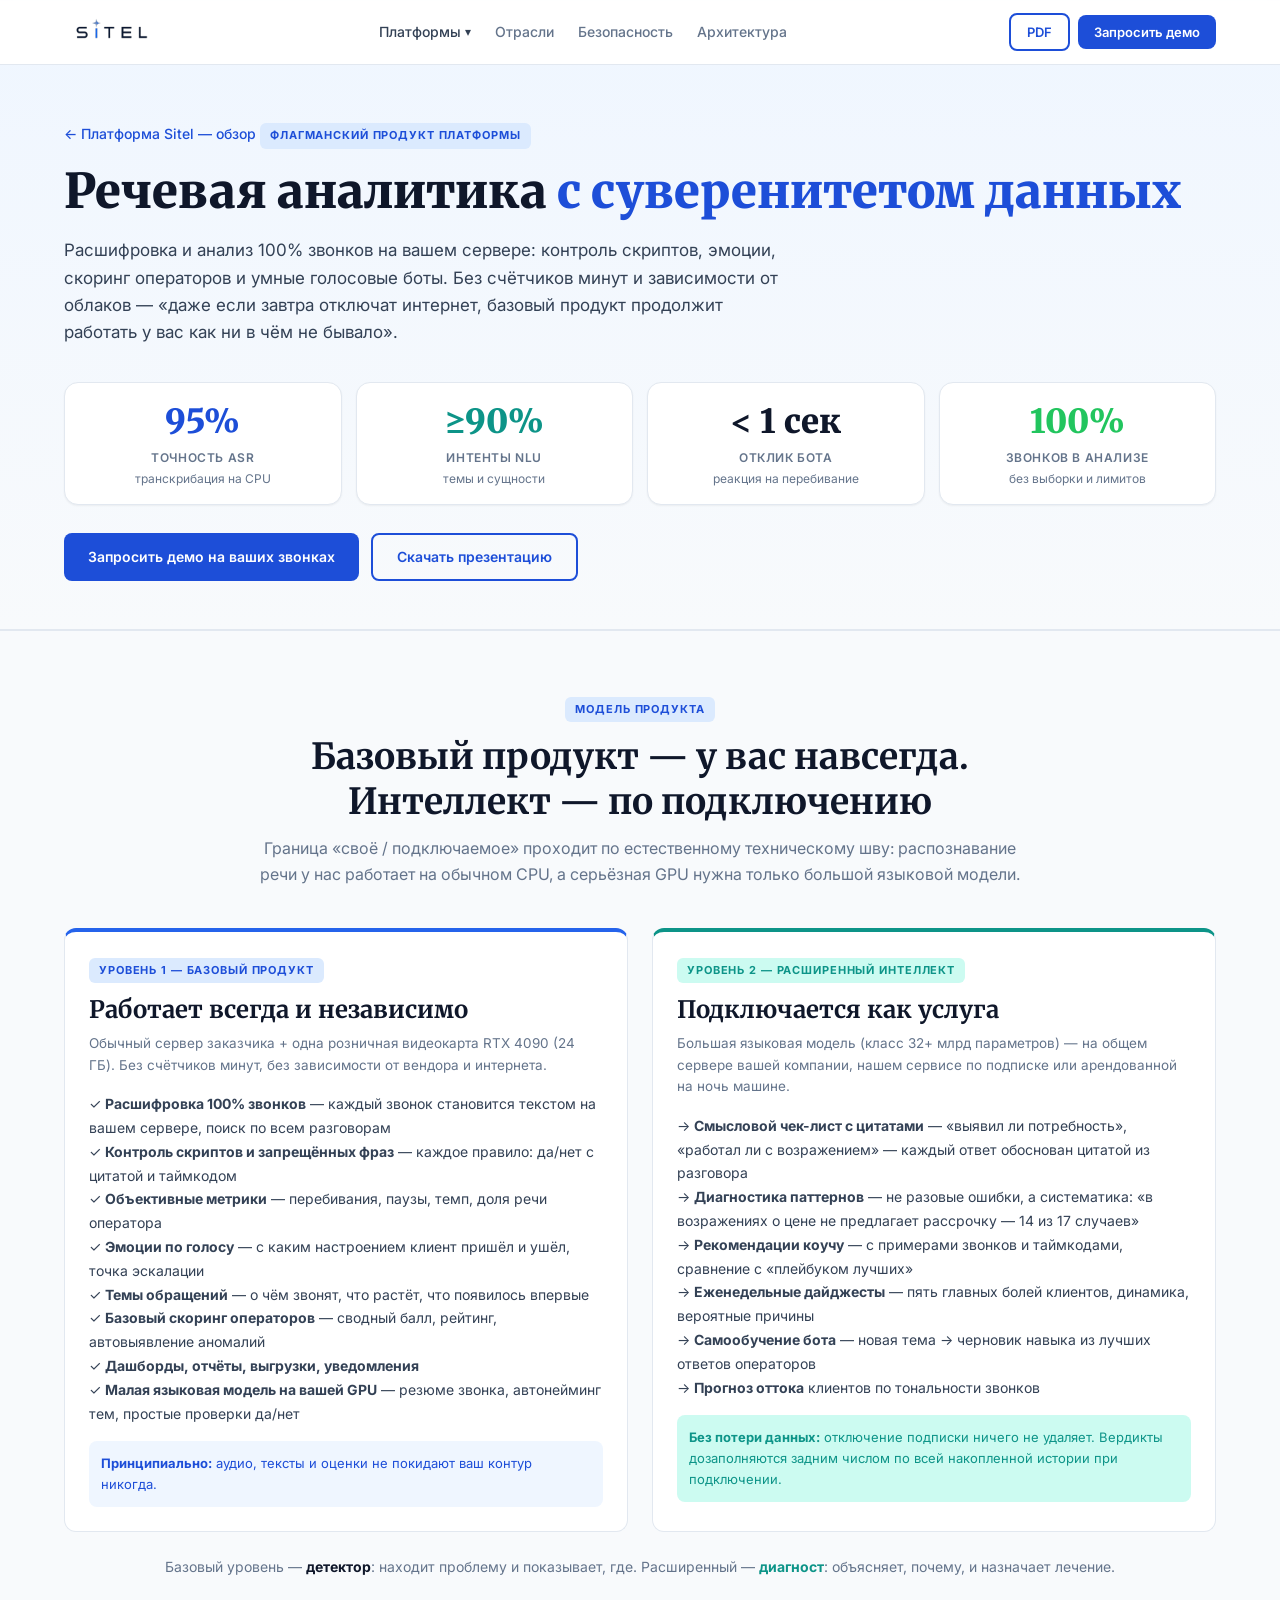
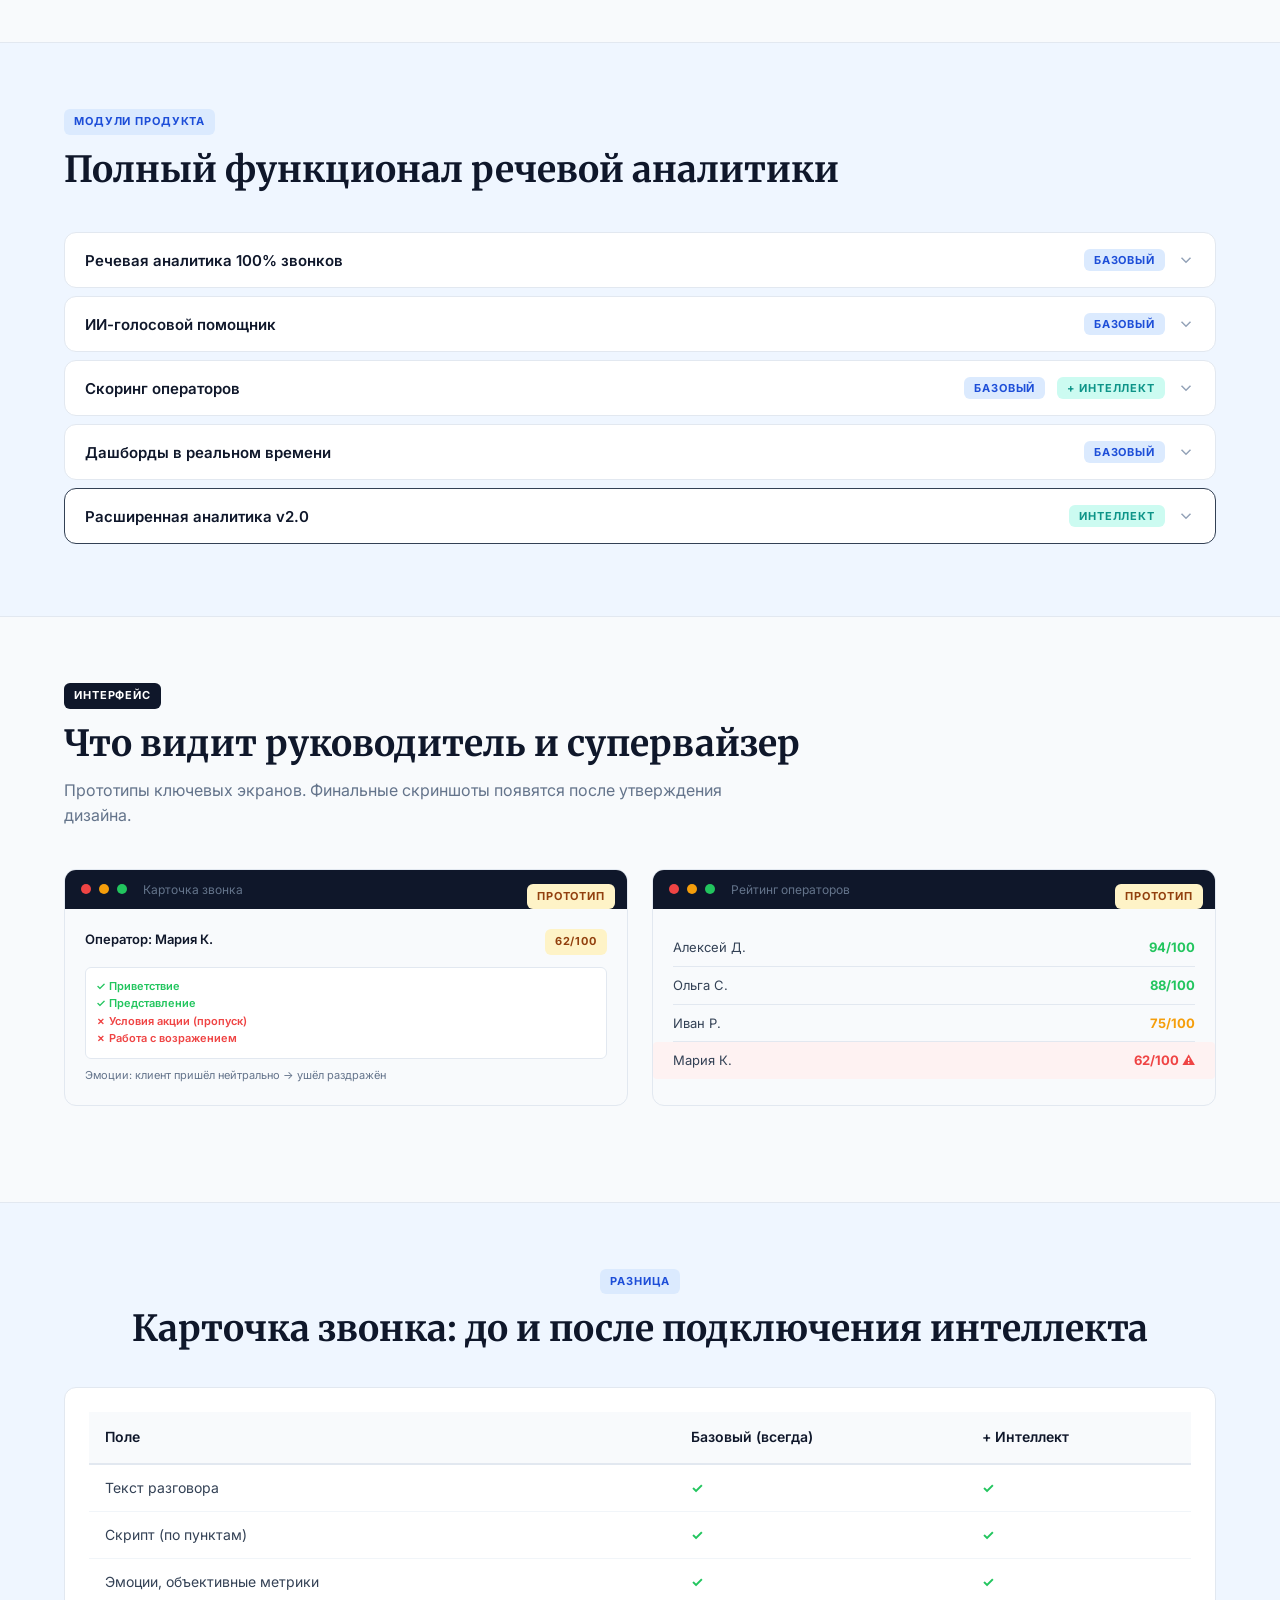
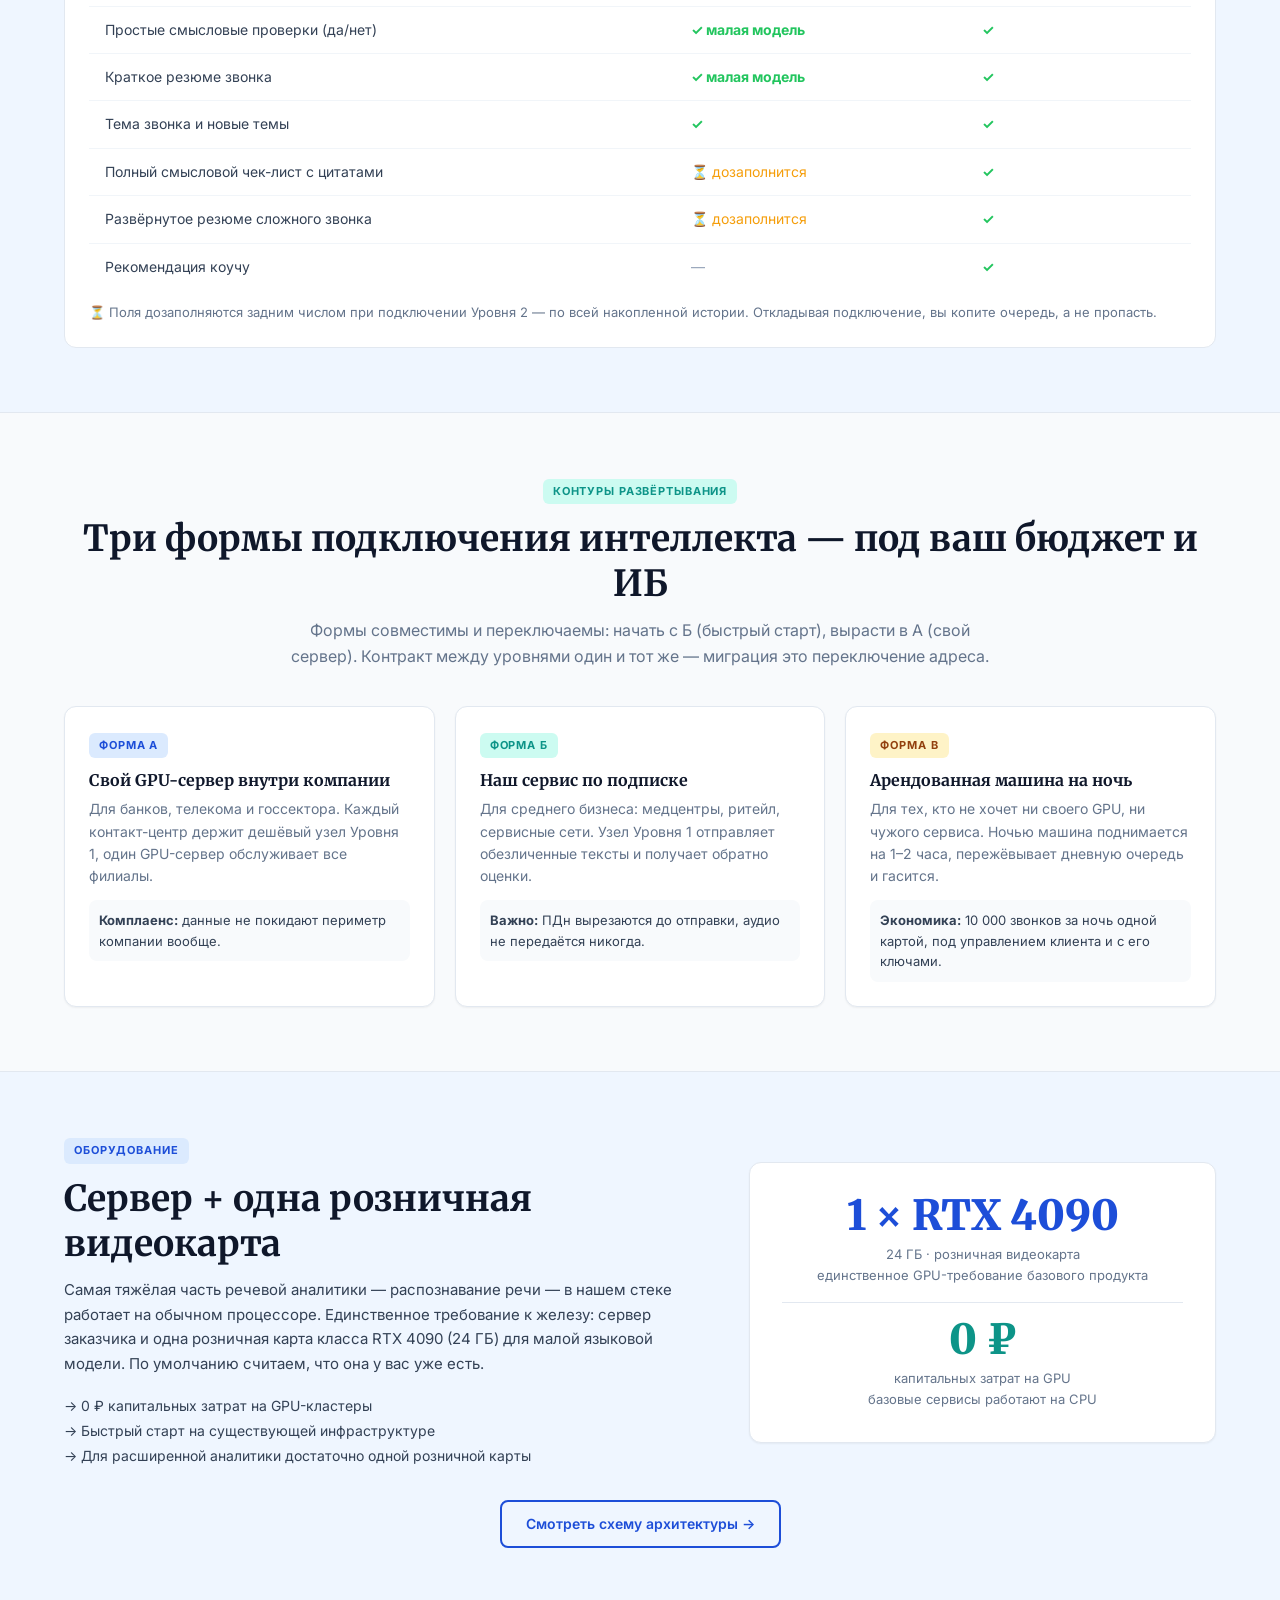
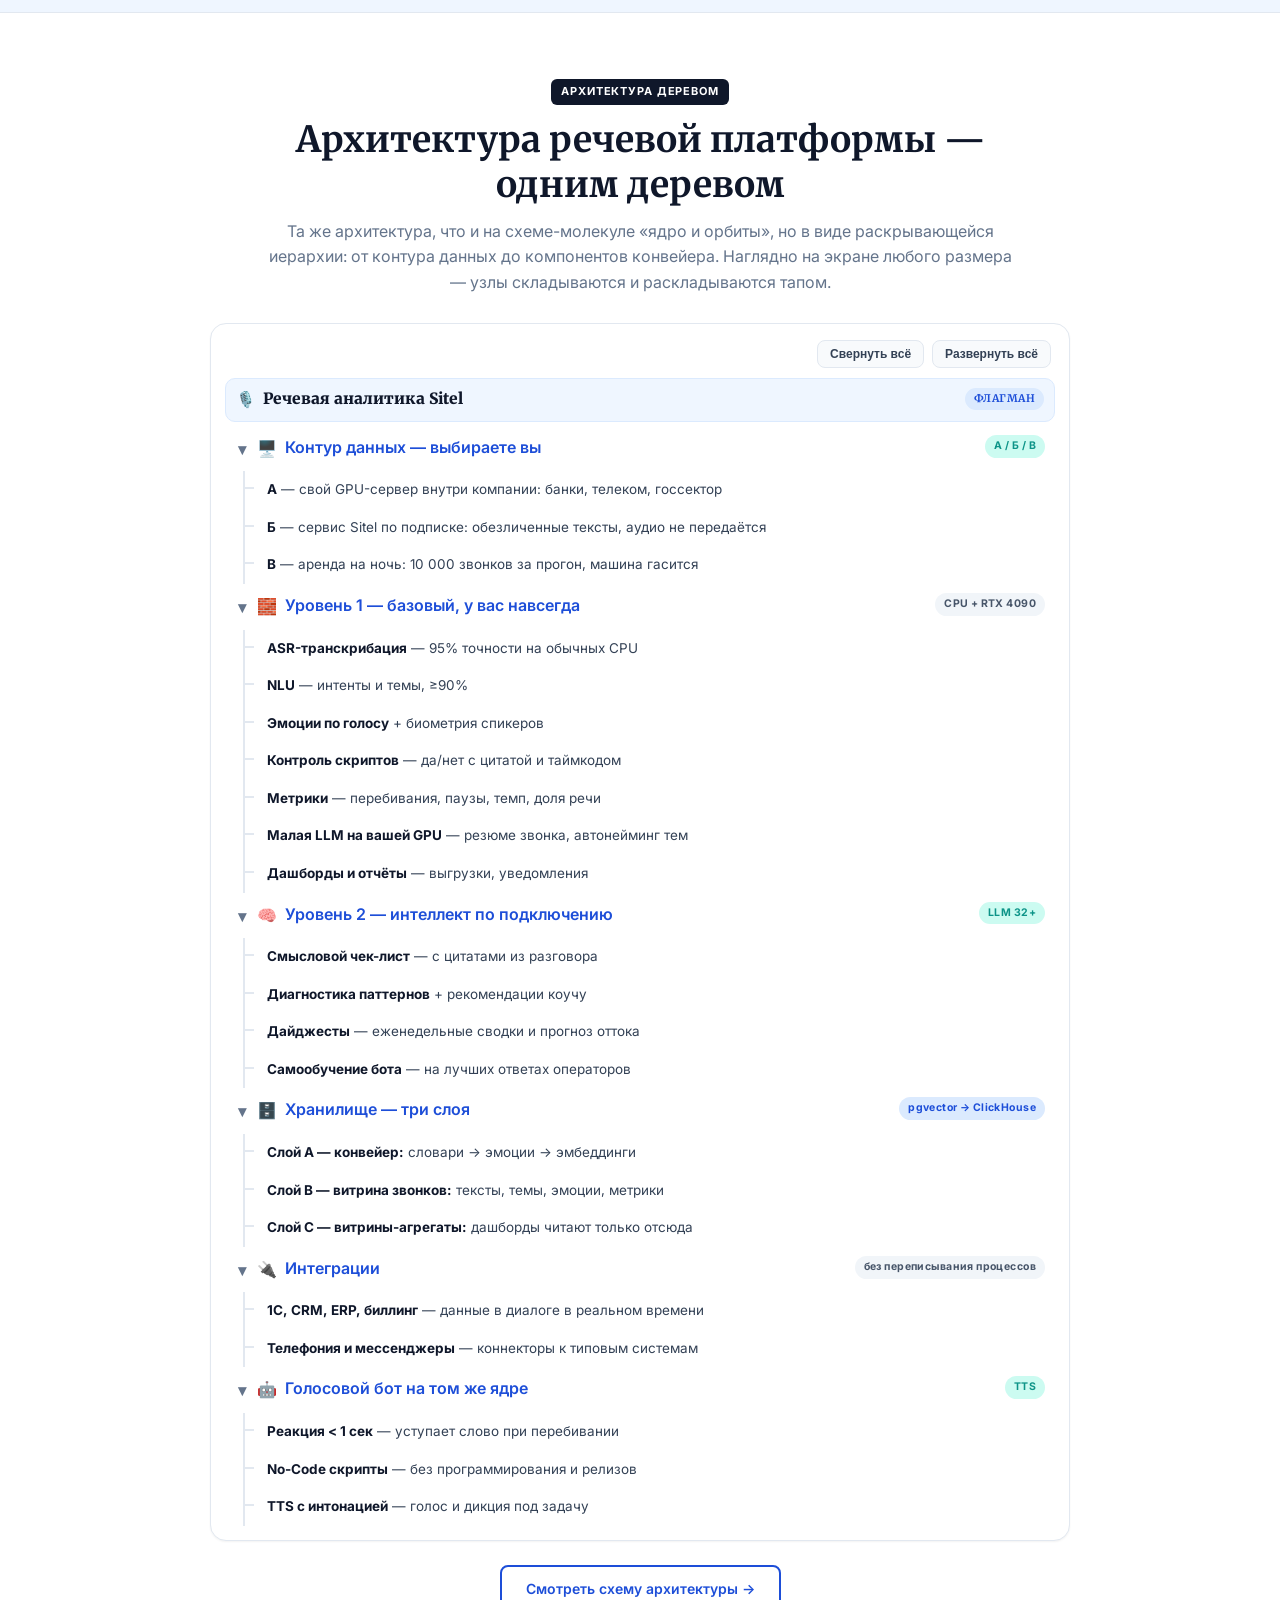
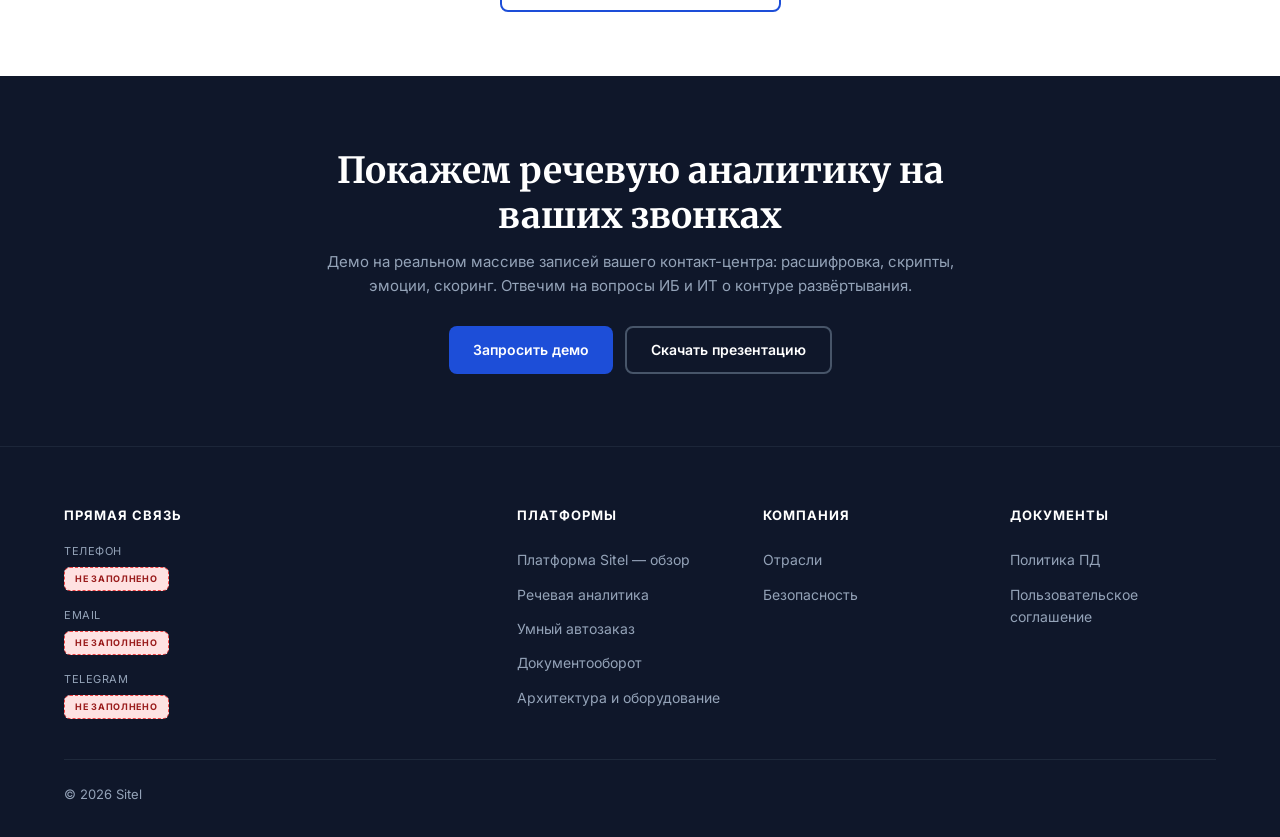
<file: platforms/speech-analytics.html>
<!DOCTYPE html>
<html lang="ru">
<head>
  <meta charset="UTF-8">
  <meta name="viewport" content="width=device-width, initial-scale=1.0">
  <title>Речевая аналитика с суверенитетом данных — Sitel</title>
  <meta name="description" content="Расшифровка и анализ 100% звонков на вашем сервере: 95% точность ASR, ≥90% NLU, контроль скриптов, эмоции, скоринг операторов и голосовые боты. Без счётчиков минут, в закрытом контуре по 152-ФЗ.">
  <meta property="og:title" content="Речевая аналитика с суверенитетом данных — Sitel">
  <meta property="og:description" content="95% точность транскрибации, ≥90% распознавание интентов, отклик менее секунды. Базовый продукт работает у вас навсегда — без облаков и счётчиков минут.">
  <meta property="og:type" content="website">

  <link rel="icon" href="data:image/svg+xml,<svg xmlns='http://www.w3.org/2000/svg' viewBox='0 0 100 100'><rect width='100' height='100' rx='20' fill='%231D4ED8'/><text x='50' y='68' text-anchor='middle' fill='white' font-size='58' font-family='Georgia' font-weight='900'>S</text></svg>">

  <link rel="preconnect" href="https://fonts.googleapis.com">
  <link rel="preconnect" href="https://fonts.gstatic.com" crossorigin>
  <link href="https://fonts.googleapis.com/css2?family=Inter:wght@400;500;600;700;800&family=Merriweather:wght@700;900&display=swap" rel="stylesheet">
  <link rel="stylesheet" href="../css/styles.css">
</head>

<body>

<!-- HEADER -->
<header class="site-header" id="site-header">
  <div class="container header-inner">
    <a href="../index.html" class="logo">
      <span class="logo-text"><img class="logo-text-icon" src="../logo/logo_sitel2.png" alt="Sitel" height="100"></span>
    </a>

    <nav class="nav-links">
      <div class="dropdown" id="products-dropdown">
        <button class="dropdown-toggle" onclick="toggleDropdown('products-dropdown')" aria-expanded="false">Платформы</button>
        <div class="dropdown-menu">
          <a href="../index.html">Платформа Sitel — обзор</a>
          <a href="speech-analytics.html" class="active">Речевая аналитика</a>
          <a href="auto-order.html">Умный автозаказ</a>
          <a href="docs.html">Документооборот</a>
        </div>
      </div>
      <a href="../cases.html">Отрасли</a>
      <a href="../security.html">Безопасность</a>
      <a href="../architecture.html">Архитектура</a>
    </nav>

    <div class="header-actions">
      <a href="../downloads/sitel-presentation.pdf" download class="btn btn-outline btn-sm">PDF</a>
      <a href="../contact.html" class="btn btn-primary btn-sm"><span class="hd-full">Запросить демо</span><span class="hd-short">Демо</span></a>
    </div>

    <button class="mobile-toggle" onclick="document.getElementById('mobile-menu').classList.toggle('open')" aria-label="Меню">
      <svg width="24" height="24" viewBox="0 0 24 24" fill="none" stroke="currentColor" stroke-width="2"><line x1="3" y1="6" x2="21" y2="6"/><line x1="3" y1="12" x2="21" y2="12"/><line x1="3" y1="18" x2="21" y2="18"/></svg>
    </button>
  </div>

  <div class="mobile-menu" id="mobile-menu">
    <strong style="display:block;padding:12px 0;font-size:13px;color:var(--text-light);text-transform:uppercase;">Платформы</strong>
    <div class="mobile-submenu">
      <a href="../index.html" onclick="closeMobile()">Платформа Sitel — обзор</a>
      <a href="speech-analytics.html" onclick="closeMobile()" style="color:var(--blue-700);font-weight:600;">Речевая аналитика</a>
      <a href="auto-order.html" onclick="closeMobile()">Умный автозаказ</a>
      <a href="docs.html" onclick="closeMobile()">Документооборот</a>
    </div>
    <a href="../cases.html" onclick="closeMobile()">Отрасли</a>
    <a href="../security.html" onclick="closeMobile()">Безопасность</a>
    <a href="../architecture.html" onclick="closeMobile()">Архитектура</a>
    <a href="../contact.html" onclick="closeMobile()" style="color:var(--blue-700);font-weight:600;">Запросить демо →</a>
  </div>
</header>

<!-- HERO -->
<section class="page-hero">
  <div class="container">
    <a href="../index.html" class="back-link">← Платформа Sitel — обзор</a>
    <span class="badge badge-blue" style="margin-bottom:12px;">ФЛАГМАНСКИЙ ПРОДУКТ ПЛАТФОРМЫ</span>
    <h1>Речевая аналитика <span style="color:var(--blue-700);">с суверенитетом данных</span></h1>
    <p>Расшифровка и анализ 100% звонков на вашем сервере: контроль скриптов, эмоции, скоринг операторов и умные голосовые боты. Без счётчиков минут и зависимости от облаков — «даже если завтра отключат интернет, базовый продукт продолжит работать у вас как ни в чём не бывало».</p>

    <div class="metrics-strip">
      <div class="metric-tile">
        <div class="metric-value">95%</div>
        <div class="metric-label">Точность ASR</div>
        <div class="metric-sub">транскрибация на CPU</div>
      </div>
      <div class="metric-tile">
        <div class="metric-value m-teal">≥90%</div>
        <div class="metric-label">Интенты NLU</div>
        <div class="metric-sub">темы и сущности</div>
      </div>
      <div class="metric-tile">
        <div class="metric-value m-dark">&lt; 1 сек</div>
        <div class="metric-label">Отклик бота</div>
        <div class="metric-sub">реакция на перебивание</div>
      </div>
      <div class="metric-tile">
        <div class="metric-value m-green">100%</div>
        <div class="metric-label">Звонков в анализе</div>
        <div class="metric-sub">без выборки и лимитов</div>
      </div>
    </div>

    <div style="display:flex;gap:12px;margin-top:28px;flex-wrap:wrap;">
      <a href="../contact.html" class="btn btn-primary">Запросить демо на ваших звонках</a>
      <a href="../downloads/sitel-presentation.pdf" download class="btn btn-outline">Скачать презентацию</a>
    </div>
  </div>
</section>

<!-- TWO-LEVEL MODEL -->
<section>
  <div class="container">
    <div style="text-align:center;max-width:760px;margin:0 auto 40px;">
      <span class="badge badge-blue" style="margin-bottom:12px;">МОДЕЛЬ ПРОДУКТА</span>
      <h2>Базовый продукт — у вас навсегда. Интеллект — по подключению</h2>
      <p style="color:var(--text-muted);margin-top:12px;">Граница «своё / подключаемое» проходит по естественному техническому шву: распознавание речи у нас работает на обычном CPU, а серьёзная GPU нужна только большой языковой модели.</p>
    </div>

    <div style="display:grid;grid-template-columns:1fr 1fr;gap:24px;">
      <div class="card-flat" style="border-top:4px solid var(--blue-600);">
        <span class="badge badge-blue" style="margin-bottom:12px;">УРОВЕНЬ 1 — БАЗОВЫЙ ПРОДУКТ</span>
        <h3 style="margin-bottom:8px;">Работает всегда и независимо</h3>
        <p style="font-size:13.5px;color:var(--text-muted);margin-bottom:16px;">Обычный сервер заказчика + одна розничная видеокарта RTX 4090 (24 ГБ). Без счётчиков минут, без зависимости от вендора и интернета.</p>
        <ul style="list-style:none;font-size:14px;color:var(--text-secondary);line-height:1.7;">
          <li>✓ <strong>Расшифровка 100% звонков</strong> — каждый звонок становится текстом на вашем сервере, поиск по всем разговорам</li>
          <li>✓ <strong>Контроль скриптов и запрещённых фраз</strong> — каждое правило: да/нет с цитатой и таймкодом</li>
          <li>✓ <strong>Объективные метрики</strong> — перебивания, паузы, темп, доля речи оператора</li>
          <li>✓ <strong>Эмоции по голосу</strong> — с каким настроением клиент пришёл и ушёл, точка эскалации</li>
          <li>✓ <strong>Темы обращений</strong> — о чём звонят, что растёт, что появилось впервые</li>
          <li>✓ <strong>Базовый скоринг операторов</strong> — сводный балл, рейтинг, автовыявление аномалий</li>
          <li>✓ <strong>Дашборды, отчёты, выгрузки, уведомления</strong></li>
          <li>✓ <strong>Малая языковая модель на вашей GPU</strong> — резюме звонка, автонейминг тем, простые проверки да/нет</li>
        </ul>
        <div style="margin-top:16px;padding:12px;background:var(--blue-50);border-radius:8px;font-size:13px;color:var(--blue-700);"><strong>Принципиально:</strong> аудио, тексты и оценки не покидают ваш контур никогда.</div>
      </div>

      <div class="card-flat" style="border-top:4px solid var(--teal-600);">
        <span class="badge badge-teal" style="margin-bottom:12px;">УРОВЕНЬ 2 — РАСШИРЕННЫЙ ИНТЕЛЛЕКТ</span>
        <h3 style="margin-bottom:8px;">Подключается как услуга</h3>
        <p style="font-size:13.5px;color:var(--text-muted);margin-bottom:16px;">Большая языковая модель (класс 32+ млрд параметров) — на общем сервере вашей компании, нашем сервисе по подписке или арендованной на ночь машине.</p>
        <ul style="list-style:none;font-size:14px;color:var(--text-secondary);line-height:1.7;">
          <li>→ <strong>Смысловой чек-лист с цитатами</strong> — «выявил ли потребность», «работал ли с возражением» — каждый ответ обоснован цитатой из разговора</li>
          <li>→ <strong>Диагностика паттернов</strong> — не разовые ошибки, а систематика: «в возражениях о цене не предлагает рассрочку — 14 из 17 случаев»</li>
          <li>→ <strong>Рекомендации коучу</strong> — с примерами звонков и таймкодами, сравнение с «плейбуком лучших»</li>
          <li>→ <strong>Еженедельные дайджесты</strong> — пять главных болей клиентов, динамика, вероятные причины</li>
          <li>→ <strong>Самообучение бота</strong> — новая тема → черновик навыка из лучших ответов операторов</li>
          <li>→ <strong>Прогноз оттока</strong> клиентов по тональности звонков</li>
        </ul>
        <div style="margin-top:16px;padding:12px;background:var(--teal-100);border-radius:8px;font-size:13px;color:var(--teal-600);"><strong>Без потери данных:</strong> отключение подписки ничего не удаляет. Вердикты дозаполняются задним числом по всей накопленной истории при подключении.</div>
      </div>
    </div>

    <div style="text-align:center;margin-top:24px;font-size:14px;color:var(--text-muted);">Базовый уровень — <strong style="color:var(--text-primary);">детектор</strong>: находит проблему и показывает, где. Расширенный — <strong style="color:var(--teal-600);">диагност</strong>: объясняет, почему, и назначает лечение.</div>
  </div>
</section>

<!-- MODULES ACCORDION -->
<section class="section-blue">
  <div class="container">
    <div style="margin-bottom:40px;">
      <span class="badge badge-blue" style="margin-bottom:12px;">МОДУЛИ ПРОДУКТА</span>
      <h2>Полный функционал речевой аналитики</h2>
    </div>

    <div class="accordion-item">
      <button class="accordion-btn" onclick="toggleAccordion(this)" aria-expanded="false">
        <span class="title">Речевая аналитика 100% звонков</span>
        <span class="badge badge-blue">БАЗОВЫЙ</span>
        <svg class="arrow" width="18" height="18" viewBox="0 0 24 24" fill="none" stroke="currentColor" stroke-width="2"><polyline points="6 9 12 15 18 9"/></svg>
      </button>
      <div class="accordion-content"><div class="accordion-body"><ul>
        <li>Транскрибация 100% разговоров на CPU — видеокарта не занята</li>
        <li>Контроль скриптов: каждое правило — да/нет с цитатой и таймкодом</li>
        <li>Эмоции: агрессия, удовлетворённость — у клиента и оператора</li>
        <li>Перебивания, паузы, темп, доля речи оператора</li>
        <li>Флаги комплаенса: запрещённые фразы, обязательные дисклеймеры</li>
        <li>Темы обращений: что растёт, что появилось впервые</li>
        <li>Автонормализация показаний счётчиков, сумм, номеров счетов и дат</li>
      </ul></div></div>
    </div>

    <div class="accordion-item">
      <button class="accordion-btn" onclick="toggleAccordion(this)" aria-expanded="false">
        <span class="title">ИИ-голосовой помощник</span>
        <span class="badge badge-blue">БАЗОВЫЙ</span>
        <svg class="arrow" width="18" height="18" viewBox="0 0 24 24" fill="none" stroke="currentColor" stroke-width="2"><polyline points="6 9 12 15 18 9"/></svg>
      </button>
      <div class="accordion-content"><div class="accordion-body"><ul>
        <li>Входящие и исходящие звонки: автоматизация 60–80% рутинных вызовов</li>
        <li>Создание скриптов без программирования (No-Code конструктор)</li>
        <li>Лёгкая интеграция с существующими базами данных: 1С, CRM, биллинг</li>
        <li>Простое обучение отраслевой лексике заказчика</li>
        <li>TTS с выбором голоса и интонационной адаптацией</li>
        <li>Мгновенная реакция на перебивание: бот замолкает и слушает клиента</li>
        <li>Валидация тупиков и связей сценария, симуляция разговора без телефонной линии</li>
      </ul></div></div>
    </div>

    <div class="accordion-item">
      <button class="accordion-btn" onclick="toggleAccordion(this)" aria-expanded="false">
        <span class="title">Скоринг операторов</span>
        <span class="badge badge-blue">БАЗОВЫЙ</span>
        <span class="badge badge-teal">+ ИНТЕЛЛЕКТ</span>
        <svg class="arrow" width="18" height="18" viewBox="0 0 24 24" fill="none" stroke="currentColor" stroke-width="2"><polyline points="6 9 12 15 18 9"/></svg>
      </button>
      <div class="accordion-content"><div class="accordion-body">
        <p style="font-size:14px;margin-bottom:12px;color:var(--text-secondary);">Базовый: <strong>«у кого и где»</strong>. Интеллект: <strong style="color:var(--teal-600);">«почему и что делать»</strong>.</p>
        <div style="display:grid;grid-template-columns:1fr 1fr;gap:12px;margin-bottom:12px;">
          <div style="padding:12px;background:var(--bg);border-radius:8px;">
            <div style="font-size:12px;font-weight:700;color:var(--blue-700);margin-bottom:8px;">БАЗОВЫЙ (ВСЕГДА)</div>
            <div style="font-size:13px;">✓ Скрипт по каждому звонку<br>✓ Перебивания, паузы, доля речи<br>✓ Эмоциональная динамика<br>✓ Сводный балл, рейтинг<br>✓ Автовыявление аномалий</div>
          </div>
          <div style="padding:12px;background:var(--teal-100);border-radius:8px;">
            <div style="font-size:12px;font-weight:700;color:var(--teal-600);margin-bottom:8px;">ИНТЕЛЛЕКТ (ПО ПОДПИСКЕ)</div>
            <div style="font-size:13px;">✓ Чек-лист с цитатами<br>✓ Паттерны ошибок<br>✓ Рекомендации коучу<br>✓ Плейбук лучших<br>✓ Прогноз оттока</div>
          </div>
        </div>
        <div style="padding:12px;background:var(--bg);border-radius:8px;font-size:13px;"><strong>Пример:</strong> «Мария: 62/100; в возражениях о цене не выявляет потребность — 14 из 17. Рекомендация: тренинг, 5 эталонных звонков приложены».</div>
      </div></div>
    </div>

    <div class="accordion-item">
      <button class="accordion-btn" onclick="toggleAccordion(this)" aria-expanded="false">
        <span class="title">Дашборды в реальном времени</span>
        <span class="badge badge-blue">БАЗОВЫЙ</span>
        <svg class="arrow" width="18" height="18" viewBox="0 0 24 24" fill="none" stroke="currentColor" stroke-width="2"><polyline points="6 9 12 15 18 9"/></svg>
      </button>
      <div class="accordion-content"><div class="accordion-body"><ul>
        <li>Инкрементально: каждый звонок сразу в аналитике, без ночного пересчёта</li>
        <li>Тепловые карты тем, рейтинги операторов, карта эскалаций</li>
        <li>KPI-алерты с push-уведомлениями</li>
        <li>Экспорт в PowerPoint/PDF по расписанию</li>
        <li>Фильтр «покажи 20 самых конфликтных звонков за вчера»</li>
      </ul></div></div>
    </div>

    <div class="accordion-item" style="border-color:var(--teal-500);">
      <button class="accordion-btn" onclick="toggleAccordion(this)" aria-expanded="false">
        <span class="title">Расширенная аналитика v2.0</span>
        <span class="badge badge-teal">ИНТЕЛЛЕКТ</span>
        <svg class="arrow" width="18" height="18" viewBox="0 0 24 24" fill="none" stroke="currentColor" stroke-width="2"><polyline points="6 9 12 15 18 9"/></svg>
      </button>
      <div class="accordion-content"><div class="accordion-body">
        <p style="font-size:14px;margin-bottom:12px;">Большая языковая модель (32+ млрд параметров). Объясняет причины, даёт рекомендации, прогнозирует поведение клиентов.</p>
        <ul>
          <li>Полный смысловой чек-лист с цитатами-обоснованиями</li>
          <li>Паттерны проблем по сотням звонков</li>
          <li>Еженедельные дайджесты для руководства</li>
          <li>Прогноз оттока клиентов</li>
          <li><strong>Самообучение бота:</strong> лучшие ответы операторов → новые навыки бота</li>
        </ul>
        <div style="margin-top:12px;padding:12px;background:var(--teal-100);border-radius:8px;font-size:13px;"><strong style="color:var(--teal-600);">Важно:</strong> отключение подписки не приводит к потере данных — поля «ожидает обработки» дозаполняются задним числом при повторном подключении.</div>
      </div></div>
    </div>
  </div>
</section>

<!-- INTERFACE PROTOTYPES -->
<section>
  <div class="container">
    <div style="margin-bottom:40px;">
      <span class="badge badge-dark" style="margin-bottom:12px;">ИНТЕРФЕЙС</span>
      <h2 style="margin-bottom:12px;">Что видит руководитель и супервайзер</h2>
      <p style="max-width:720px;color:var(--text-muted);">Прототипы ключевых экранов. Финальные скриншоты появятся после утверждения дизайна.</p>
    </div>

    <div style="display:grid;grid-template-columns:1fr 1fr;gap:24px;margin-bottom:32px;">
      <div class="proto-dashboard">
        <div class="proto-tag"><span class="badge badge-amber">ПРОТОТИП</span></div>
        <div class="proto-header">
          <div class="proto-dot" style="background:#EF4444;"></div>
          <div class="proto-dot" style="background:#F59E0B;"></div>
          <div class="proto-dot" style="background:#22C55E;"></div>
          <span style="color:#64748B;font-size:12px;margin-left:8px;">Карточка звонка</span>
        </div>
        <div class="proto-body" style="font-size:13px;">
          <div style="display:flex;justify-content:space-between;margin-bottom:12px;">
            <span style="font-weight:600;color:var(--text-primary);">Оператор: Мария К.</span>
            <span class="badge badge-amber">62/100</span>
          </div>
          <div style="background:white;padding:10px;border-radius:6px;border:1px solid var(--border);margin-bottom:8px;">
            <div style="color:var(--green-500);font-size:11px;font-weight:600;">✓ Приветствие</div>
            <div style="color:var(--green-500);font-size:11px;font-weight:600;">✓ Представление</div>
            <div style="color:var(--red-500);font-size:11px;font-weight:600;">✗ Условия акции (пропуск)</div>
            <div style="color:var(--red-500);font-size:11px;font-weight:600;">✗ Работа с возражением</div>
          </div>
          <div style="font-size:11px;color:var(--text-muted);">Эмоции: клиент пришёл нейтрально → ушёл раздражён</div>
        </div>
      </div>
      <div class="proto-dashboard">
        <div class="proto-tag"><span class="badge badge-amber">ПРОТОТИП</span></div>
        <div class="proto-header">
          <div class="proto-dot" style="background:#EF4444;"></div>
          <div class="proto-dot" style="background:#F59E0B;"></div>
          <div class="proto-dot" style="background:#22C55E;"></div>
          <span style="color:#64748B;font-size:12px;margin-left:8px;">Рейтинг операторов</span>
        </div>
        <div class="proto-body" style="font-size:13px;">
          <div style="display:flex;justify-content:space-between;padding:8px 0;border-bottom:1px solid var(--border);">
            <span>Алексей Д.</span><span style="color:var(--green-500);font-weight:700;">94/100</span>
          </div>
          <div style="display:flex;justify-content:space-between;padding:8px 0;border-bottom:1px solid var(--border);">
            <span>Ольга С.</span><span style="color:var(--green-500);font-weight:700;">88/100</span>
          </div>
          <div style="display:flex;justify-content:space-between;padding:8px 0;border-bottom:1px solid var(--border);">
            <span>Иван Р.</span><span style="color:var(--amber-500);font-weight:700;">75/100</span>
          </div>
          <div style="display:flex;justify-content:space-between;padding:8px 0;background:#FEF2F2;margin:0 -20px;padding:8px 20px;border-radius:4px;">
            <span>Мария К.</span><span style="color:var(--red-500);font-weight:700;">62/100 ⚠</span>
          </div>
        </div>
      </div>
    </div>
  </div>
</section>

<!-- CALL CARD BEFORE/AFTER -->
<section class="section-blue">
  <div class="container">
    <div style="text-align:center;margin-bottom:36px;">
      <span class="badge badge-blue" style="margin-bottom:12px;">РАЗНИЦА</span>
      <h2>Карточка звонка: до и после подключения интеллекта</h2>
    </div>

    <div class="card-flat" style="overflow-x:auto;">
      <table class="compare-table">
        <thead><tr><th>Поле</th><th>Базовый (всегда)</th><th>+ Интеллект</th></tr></thead>
        <tbody>
          <tr><td>Текст разговора</td><td class="check">✓</td><td class="check">✓</td></tr>
          <tr><td>Скрипт (по пунктам)</td><td class="check">✓</td><td class="check">✓</td></tr>
          <tr><td>Эмоции, объективные метрики</td><td class="check">✓</td><td class="check">✓</td></tr>
          <tr><td>Простые смысловые проверки (да/нет)</td><td class="check">✓ малая модель</td><td class="check">✓</td></tr>
          <tr><td>Краткое резюме звонка</td><td class="check">✓ малая модель</td><td class="check">✓</td></tr>
          <tr><td>Тема звонка и новые темы</td><td class="check">✓</td><td class="check">✓</td></tr>
          <tr><td>Полный смысловой чек-лист с цитатами</td><td class="pending">⏳ дозаполнится</td><td class="check">✓</td></tr>
          <tr><td>Развёрнутое резюме сложного звонка</td><td class="pending">⏳ дозаполнится</td><td class="check">✓</td></tr>
          <tr><td>Рекомендация коучу</td><td class="dash">—</td><td class="check">✓</td></tr>
        </tbody>
      </table>
      <p style="font-size:13px;color:var(--text-muted);margin-top:12px;">⏳ Поля дозаполняются задним числом при подключении Уровня 2 — по всей накопленной истории. Откладывая подключение, вы копите очередь, а не пропасть.</p>
    </div>
  </div>
</section>

<!-- DEPLOYMENT CONTOURS -->
<section>
  <div class="container">
    <div style="text-align:center;margin-bottom:36px;">
      <span class="badge badge-teal" style="margin-bottom:12px;">КОНТУРЫ РАЗВЁРТЫВАНИЯ</span>
      <h2>Три формы подключения интеллекта — под ваш бюджет и ИБ</h2>
      <p style="max-width:720px;margin:12px auto 0;color:var(--text-muted);">Формы совместимы и переключаемы: начать с Б (быстрый старт), вырасти в А (свой сервер). Контракт между уровнями один и тот же — миграция это переключение адреса.</p>
    </div>

    <div style="display:grid;grid-template-columns:repeat(3,1fr);gap:20px;">
      <div class="card">
        <span class="badge badge-blue" style="margin-bottom:12px;">ФОРМА А</span>
        <h4 style="margin-bottom:8px;">Свой GPU-сервер внутри компании</h4>
        <p style="font-size:14px;color:var(--text-muted);margin-bottom:12px;">Для банков, телекома и госсектора. Каждый контакт-центр держит дешёвый узел Уровня 1, один GPU-сервер обслуживает все филиалы.</p>
        <div style="font-size:13px;padding:10px;background:var(--bg);border-radius:8px;color:var(--text-secondary);"><strong>Комплаенс:</strong> данные не покидают периметр компании вообще.</div>
      </div>
      <div class="card">
        <span class="badge badge-teal" style="margin-bottom:12px;">ФОРМА Б</span>
        <h4 style="margin-bottom:8px;">Наш сервис по подписке</h4>
        <p style="font-size:14px;color:var(--text-muted);margin-bottom:12px;">Для среднего бизнеса: медцентры, ритейл, сервисные сети. Узел Уровня 1 отправляет обезличенные тексты и получает обратно оценки.</p>
        <div style="font-size:13px;padding:10px;background:var(--bg);border-radius:8px;color:var(--text-secondary);"><strong>Важно:</strong> ПДн вырезаются до отправки, аудио не передаётся никогда.</div>
      </div>
      <div class="card">
        <span class="badge badge-amber" style="margin-bottom:12px;">ФОРМА В</span>
        <h4 style="margin-bottom:8px;">Арендованная машина на ночь</h4>
        <p style="font-size:14px;color:var(--text-muted);margin-bottom:12px;">Для тех, кто не хочет ни своего GPU, ни чужого сервиса. Ночью машина поднимается на 1–2 часа, пережёвывает дневную очередь и гасится.</p>
        <div style="font-size:13px;padding:10px;background:var(--bg);border-radius:8px;color:var(--text-secondary);"><strong>Экономика:</strong> 10 000 звонков за ночь одной картой, под управлением клиента и с его ключами.</div>
      </div>
    </div>
  </div>
</section>

<!-- HARDWARE -->
<section class="section-blue">
  <div class="container">
    <div style="display:grid;grid-template-columns:1.4fr 1fr;gap:32px;align-items:center;">
      <div>
        <span class="badge badge-blue" style="margin-bottom:12px;">ОБОРУДОВАНИЕ</span>
        <h2 style="margin-bottom:12px;">Сервер + одна розничная видеокарта</h2>
        <p style="color:var(--text-secondary);font-size:15px;line-height:1.65;margin-bottom:16px;">Самая тяжёлая часть речевой аналитики — распознавание речи — в нашем стеке работает на обычном процессоре. Единственное требование к железу: сервер заказчика и одна розничная карта класса RTX 4090 (24 ГБ) для малой языковой модели. По умолчанию считаем, что она у вас уже есть.</p>
        <ul style="list-style:none;font-size:14px;color:var(--text-secondary);line-height:1.8;">
          <li>→ 0 ₽ капитальных затрат на GPU-кластеры</li>
          <li>→ Быстрый старт на существующей инфраструктуре</li>
          <li>→ Для расширенной аналитики достаточно одной розничной карты</li>
        </ul>
      </div>
      <div class="card" style="text-align:center;padding:32px;">
        <div style="font-family:'Merriweather',serif;font-weight:900;font-size:2.6rem;color:var(--blue-700);line-height:1;margin-bottom:8px;">1 × RTX 4090</div>
        <p style="font-size:13px;color:var(--text-muted);">24 ГБ · розничная видеокарта<br>единственное GPU-требование базового продукта</p>
        <div style="height:1px;background:var(--border);margin:16px 0;"></div>
        <div style="font-family:'Merriweather',serif;font-weight:900;font-size:2.6rem;color:var(--teal-600);line-height:1;margin-bottom:8px;">0 ₽</div>
        <p style="font-size:13px;color:var(--text-muted);">капитальных затрат на GPU<br>базовые сервисы работают на CPU</p>
      </div>
    </div>
    <div style="text-align:center;margin-top:32px;">
      <a href="../architecture.html#scheme" class="btn btn-outline">Смотреть схему архитектуры →</a>
    </div>
  </div>
</section>

<!-- CTA -->
<!-- ДЕРЕВО АРХИТЕКТУРЫ -->
<section id="tree" style="background:#FFFFFF;">
  <div class="container">
    <div style="text-align:center;max-width:760px;margin:0 auto 28px;">
      <span class="badge badge-dark" style="margin-bottom:12px;">АРХИТЕКТУРА ДЕРЕВОМ</span>
      <h2>Архитектура речевой платформы — одним деревом</h2>
      <p style="color:var(--text-muted);margin-top:12px;">Та же архитектура, что и на схеме-молекуле «ядро и орбиты», но в виде раскрывающейся иерархии: от контура данных до компонентов конвейера. Наглядно на экране любого размера — узлы складываются и раскладываются тапом.</p>
    </div>

    <div class="arch-tree" id="arch-tree">
      <div class="at-toolbar">
        <button type="button" onclick="atAll(false)">Свернуть всё</button>
        <button type="button" onclick="atAll(true)">Развернуть всё</button>
      </div>

      <div class="at-row at-root"><span class="at-ico">🎙️</span><span>Речевая аналитика Sitel</span><span class="at-tag tg-blue">ФЛАГМАН</span></div>

      <div class="at-branch open">
        <button class="at-row at-node" type="button" onclick="atToggle(this)" aria-expanded="true">
          <span class="at-twist">▾</span><span class="at-ico">🖥️</span><span>Контур данных — выбираете вы</span><span class="at-tag">А / Б / В</span>
        </button>
        <div class="at-kids">
          <div class="at-row at-leaf"><span><strong>А</strong> — свой GPU-сервер внутри компании: банки, телеком, госсектор</span></div>
          <div class="at-row at-leaf"><span><strong>Б</strong> — сервис Sitel по подписке: обезличенные тексты, аудио не передаётся</span></div>
          <div class="at-row at-leaf"><span><strong>В</strong> — аренда на ночь: 10 000 звонков за прогон, машина гасится</span></div>
        </div>
      </div>

      <div class="at-branch open">
        <button class="at-row at-node" type="button" onclick="atToggle(this)" aria-expanded="true">
          <span class="at-twist">▾</span><span class="at-ico">🧱</span><span>Уровень 1 — базовый, у вас навсегда</span><span class="at-tag tg-gray">CPU + RTX 4090</span>
        </button>
        <div class="at-kids">
          <div class="at-row at-leaf"><span><strong>ASR-транскрибация</strong> — 95% точности на обычных CPU</span></div>
          <div class="at-row at-leaf"><span><strong>NLU</strong> — интенты и темы, ≥90%</span></div>
          <div class="at-row at-leaf"><span><strong>Эмоции по голосу</strong> + биометрия спикеров</span></div>
          <div class="at-row at-leaf"><span><strong>Контроль скриптов</strong> — да/нет с цитатой и таймкодом</span></div>
          <div class="at-row at-leaf"><span><strong>Метрики</strong> — перебивания, паузы, темп, доля речи</span></div>
          <div class="at-row at-leaf"><span><strong>Малая LLM на вашей GPU</strong> — резюме звонка, автонейминг тем</span></div>
          <div class="at-row at-leaf"><span><strong>Дашборды и отчёты</strong> — выгрузки, уведомления</span></div>
        </div>
      </div>

      <div class="at-branch open">
        <button class="at-row at-node" type="button" onclick="atToggle(this)" aria-expanded="true">
          <span class="at-twist">▾</span><span class="at-ico">🧠</span><span>Уровень 2 — интеллект по подключению</span><span class="at-tag">LLM 32+</span>
        </button>
        <div class="at-kids">
          <div class="at-row at-leaf"><span><strong>Смысловой чек-лист</strong> — с цитатами из разговора</span></div>
          <div class="at-row at-leaf"><span><strong>Диагностика паттернов</strong> + рекомендации коучу</span></div>
          <div class="at-row at-leaf"><span><strong>Дайджесты</strong> — еженедельные сводки и прогноз оттока</span></div>
          <div class="at-row at-leaf"><span><strong>Самообучение бота</strong> — на лучших ответах операторов</span></div>
        </div>
      </div>

      <div class="at-branch open">
        <button class="at-row at-node" type="button" onclick="atToggle(this)" aria-expanded="true">
          <span class="at-twist">▾</span><span class="at-ico">🗄️</span><span>Хранилище — три слоя</span><span class="at-tag tg-blue">pgvector → ClickHouse</span>
        </button>
        <div class="at-kids">
          <div class="at-row at-leaf"><span><strong>Слой A — конвейер:</strong> словари → эмоции → эмбеддинги</span></div>
          <div class="at-row at-leaf"><span><strong>Слой B — витрина звонков:</strong> тексты, темы, эмоции, метрики</span></div>
          <div class="at-row at-leaf"><span><strong>Слой C — витрины-агрегаты:</strong> дашборды читают только отсюда</span></div>
        </div>
      </div>

      <div class="at-branch open">
        <button class="at-row at-node" type="button" onclick="atToggle(this)" aria-expanded="true">
          <span class="at-twist">▾</span><span class="at-ico">🔌</span><span>Интеграции</span><span class="at-tag tg-gray">без переписывания процессов</span>
        </button>
        <div class="at-kids">
          <div class="at-row at-leaf"><span><strong>1С, CRM, ERP, биллинг</strong> — данные в диалоге в реальном времени</span></div>
          <div class="at-row at-leaf"><span><strong>Телефония и мессенджеры</strong> — коннекторы к типовым системам</span></div>
        </div>
      </div>

      <div class="at-branch open">
        <button class="at-row at-node" type="button" onclick="atToggle(this)" aria-expanded="true">
          <span class="at-twist">▾</span><span class="at-ico">🤖</span><span>Голосовой бот на том же ядре</span><span class="at-tag">TTS</span>
        </button>
        <div class="at-kids">
          <div class="at-row at-leaf"><span><strong>Реакция &lt; 1 сек</strong> — уступает слово при перебивании</span></div>
          <div class="at-row at-leaf"><span><strong>No-Code скрипты</strong> — без программирования и релизов</span></div>
          <div class="at-row at-leaf"><span><strong>TTS с интонацией</strong> — голос и дикция под задачу</span></div>
        </div>
      </div>
    </div>

    <div style="text-align:center;margin-top:24px;">
      <a href="../architecture.html#scheme" class="btn btn-outline">Смотреть схему архитектуры →</a>
    </div>
  </div>
</section>

<script>
function atToggle(btn) {
  const branch = btn.closest('.at-branch');
  const open = branch.classList.toggle('open');
  btn.setAttribute('aria-expanded', String(open));
}
function atAll(open) {
  document.querySelectorAll('#arch-tree .at-branch').forEach(b => {
    b.classList.toggle('open', open);
    const n = b.querySelector(':scope > .at-node');
    if (n) n.setAttribute('aria-expanded', String(open));
  });
}
</script>
<section class="cta-band">
  <div class="container">
    <h2>Покажем речевую аналитику на ваших звонках</h2>
    <p>Демо на реальном массиве записей вашего контакт-центра: расшифровка, скрипты, эмоции, скоринг. Отвечим на вопросы ИБ и ИТ о контуре развёртывания.</p>
    <div style="display:flex;gap:12px;justify-content:center;flex-wrap:wrap;">
      <a href="../contact.html" class="btn btn-primary">Запросить демо</a>
      <a href="../downloads/sitel-presentation.pdf" download class="btn btn-outline">Скачать презентацию</a>
    </div>
  </div>
</section>

<!-- FOOTER -->
<footer class="site-footer">
  <div class="container">
    <div class="footer-top-grid">

      <!-- Колонка 1: Контакты -->
      <div class="footer-info-block">
        <h4>ПРЯМАЯ СВЯЗЬ</h4>
        <div class="contact-item">
          <span class="contact-label">Телефон</span>
          <span class="contact-value"><span class="badge badge-template">НЕ ЗАПОЛНЕНО</span></span>
        </div>
        <div class="contact-item">
          <span class="contact-label">Email</span>
          <span class="contact-value"><span class="badge badge-template">НЕ ЗАПОЛНЕНО</span></span>
        </div>
        <div class="contact-item">
          <span class="contact-label">Telegram</span>
          <span class="contact-value"><span class="badge badge-template">НЕ ЗАПОЛНЕНО</span></span>
        </div>
      </div>

      <!-- Колонка 2: Платформы -->
      <div class="footer-info-block">
        <h4>ПЛАТФОРМЫ</h4>
        <a href="../index.html">Платформа Sitel — обзор</a>
        <a href="speech-analytics.html">Речевая аналитика</a>
        <a href="auto-order.html">Умный автозаказ</a>
        <a href="docs.html">Документооборот</a>
        <a href="../architecture.html">Архитектура и оборудование</a>
      </div>

      <!-- Колонка 3: Компания -->
      <div class="footer-info-block">
        <h4>КОМПАНИЯ</h4>
        <a href="../cases.html">Отрасли</a>
        <a href="../security.html">Безопасность</a>
      </div>

      <!-- Колонка 4: Документы -->
      <div class="footer-info-block">
        <h4>ДОКУМЕНТЫ</h4>
        <a href="../privacy.html">Политика ПД</a>
        <a href="../privacy.html">Пользовательское соглашение</a>
      </div>

    </div>

    <div class="footer-bottom">
      <div style="display:flex;align-items:center;gap:4px;">
        <span>© 2026 Sitel</span>
      </div>
    </div>
  </div>
</footer>

<script>
// Header scroll
const header = document.getElementById('site-header');
window.addEventListener('scroll', () => {
  header.classList.toggle('scrolled', window.scrollY > 20);
}, { passive: true });

// Mobile menu
function closeMobile() {
  document.getElementById('mobile-menu').classList.remove('open');
}

// Dropdown
function toggleDropdown(id) {
  const dropdown = document.getElementById(id);
  if (!dropdown) return;
  dropdown.classList.toggle('open');
}

document.addEventListener('click', (e) => {
  document.querySelectorAll('.dropdown.open').forEach(d => {
    if (!d.contains(e.target)) d.classList.remove('open');
  });
});

// Accordion
function toggleAccordion(btn) {
  const content = btn.nextElementSibling;
  const arrow = btn.querySelector('.arrow');
  if (!content || !arrow) return;
  const isOpen = content.classList.contains('open');
  document.querySelectorAll('.accordion-content').forEach(c => c.classList.remove('open'));
  document.querySelectorAll('.arrow').forEach(a => a.classList.remove('open'));
  btn.setAttribute('aria-expanded', !isOpen);
  if (!isOpen) { content.classList.add('open'); arrow.classList.add('open'); }
}

// Smooth scroll
document.querySelectorAll('a[href^="#"]').forEach(a => {
  a.addEventListener('click', function(e) {
    const href = this.getAttribute('href');
    if (href === '#' || this.getAttribute('onclick')) return;
    const target = document.querySelector(href);
    if (target) {
      e.preventDefault();
      window.scrollTo({ top: target.getBoundingClientRect().top + window.pageYOffset - 80, behavior: 'smooth' });
      closeMobile();
    }
  });
});
</script>
</body>
</html>
</file>
<file: css/styles.css>
/* =========================================
   1. БАЗОВЫЕ НАСТРОЙКИ И ПЕРЕМЕННЫЕ
   ========================================= */
*, *::before, *::after { 
  box-sizing: border-box; 
  margin: 0; 
  padding: 0; 
}

:root {
  --bg: #F8FAFC;
  --bg-white: #FFFFFF;
  --bg-blue: #EFF6FF;
  --bg-dark: #0F172A;
  --bg-card-dark: rgba(30, 41, 59, 0.6);
  
  --text-primary: #0F172A;
  --text-secondary: #334155;
  --text-muted: #64748B;
  --text-light: #94A3B8;
  
  --blue-900: #1E3A5F;
  --blue-700: #1D4ED8;
  --blue-600: #2563EB;
  --blue-500: #3B82F6;
  --blue-100: #DBEAFE;
  --blue-50: #EFF6FF;
  
  --teal-600: #0D9488;
  --teal-100: #CCFBF1;
  
  --border: #E2E8F0;
  --border-light: #F1F5F9;
  
  --red-500: #EF4444;
  --green-500: #22C55E;
  --amber-500: #F59E0B;
  
  --shadow-sm: 0 1px 2px rgba(0,0,0,.05);
  --shadow-md: 0 4px 12px rgba(0,0,0,.08);
  --shadow-lg: 0 12px 32px rgba(0,0,0,.1);
  
  --radius: 12px;
  --radius-lg: 16px;
}

body { 
  font-family: 'Inter', -apple-system, BlinkMacSystemFont, sans-serif; 
  background: var(--bg); 
  color: var(--text-secondary); 
  font-size: 16px; 
  line-height: 1.6; 
  -webkit-font-smoothing: antialiased; 
}

h1, h2, h3, h4 { 
  font-family: 'Merriweather', 'Georgia', serif; 
  color: var(--text-primary); 
  line-height: 1.25; 
}
h1 { font-size: clamp(1.875rem, 4vw, 3rem); font-weight: 900; }
h2 { font-size: clamp(1.5rem, 3vw, 2.25rem); font-weight: 700; }
h3 { font-size: clamp(1.125rem, 2vw, 1.5rem); font-weight: 700; }
h4 { font-size: 1rem; font-weight: 700; }

.container { 
  max-width: 1200px; 
  margin: 0 auto; 
  padding: 0 24px; 
}

/* =========================================
   2. УТИЛИТЫ, КНОПКИ И БЭДЖИ
   ========================================= */
.btn { 
  display: inline-flex; 
  align-items: center; 
  justify-content: center; 
  gap: 6px; 
  font-family: 'Inter', sans-serif; 
  font-weight: 600; 
  font-size: 14px; 
  padding: 12px 24px; 
  border-radius: 8px; 
  border: none; 
  cursor: pointer; 
  transition: all .2s ease; 
  text-decoration: none; 
  line-height: 1.4; 
  white-space: nowrap; 
}
.btn-primary { background: var(--blue-700); color: #fff; }
.btn-primary:hover { background: var(--blue-900); transform: translateY(-1px); box-shadow: var(--shadow-md); }
.btn-outline { background: transparent; color: var(--blue-700); border: 2px solid var(--blue-700); }
.btn-outline:hover { background: var(--blue-50); }
.btn-sm { padding: 8px 16px; font-size: 13px; }
.btn-block { width: 100%; }

.badge { 
  display: inline-block; 
  font-family: 'Inter', sans-serif; 
  font-size: 11px; 
  font-weight: 700; 
  letter-spacing: .08em; 
  text-transform: uppercase; 
  padding: 4px 10px; 
  border-radius: 6px; 
}
.badge-blue { background: var(--blue-100); color: var(--blue-700); }
.badge-teal { background: var(--teal-100); color: var(--teal-600); }
.badge-dark { background: var(--bg-dark); color: #fff; }
.badge-amber { background: #FEF3C7; color: #92400E; }
.badge-template { background: #FEE2E2; color: #991B1B; border: 1px dashed #EF4444; font-size: 9px; }

.placeholder-tag { 
  display: inline-block; 
  background: #FEE2E2; color: #991B1B; 
  border: 1px dashed #EF4444; font-size: 10px; font-weight: 700; 
  letter-spacing: 0.08em; text-transform: uppercase; 
  padding: 4px 10px; border-radius: 20px; white-space: nowrap; flex-shrink: 0; 
}

.card { 
  background: var(--bg-white); 
  border: 1px solid var(--border); 
  border-radius: var(--radius); 
  padding: 24px; 
  box-shadow: var(--shadow-sm); 
  transition: box-shadow .2s ease, transform .2s ease; 
}
.card:hover { box-shadow: var(--shadow-md); transform: translateY(-2px); }
.card-flat { background: var(--bg-white); border: 1px solid var(--border); border-radius: var(--radius); padding: 24px; }

section { padding: 64px 0; }
section + section { border-top: 1px solid var(--border); }
.section-blue { background: var(--blue-50); }

/* =========================================
   3. ШАПКА (HEADER)
   ========================================= */
.site-header { 
  position: fixed; top: 0; left: 0; right: 0; z-index: 100; 
  background: rgba(255,255,255,.95); 
  backdrop-filter: blur(12px); 
  -webkit-backdrop-filter: blur(12px); 
  border-bottom: 1px solid var(--border); 
}
.header-inner { display: flex; align-items: center; justify-content: space-between; height: 64px; gap: 24px; }
.logo { display: flex; align-items: center; gap: 10px; text-decoration: none; flex-shrink: 0; }
.logo-icon { 
  width: 32px; height: 32px; background: var(--blue-700); border-radius: 6px; 
  display: flex; align-items: center; justify-content: center; 
  color: #fff; font-weight: 900; font-size: 18px; font-family: 'Merriweather', serif; 
}
.logo-text { font-family: 'Merriweather', serif; font-weight: 900; font-size: 18px; color: var(--text-primary); }
.logo-text-icon { padding-top: 0.5rem; }

.nav-links { display: flex; gap: 24px; align-items: center; }
.nav-links a { color: var(--text-muted); text-decoration: none; font-size: 14px; font-weight: 500; }
.nav-links a:hover { color: var(--blue-700); }

.dropdown { position: relative; }
.dropdown-toggle { cursor: pointer; display: flex; align-items: center; gap: 4px; background: none; border: none; font: inherit; color: inherit; font-size: 14px; font-weight: 500; }
.dropdown-toggle::after { content: '▾'; font-size: 12px; }
.dropdown-menu { 
  position: absolute; top: calc(100% + 8px); left: 0; background: #fff; 
  border: 1px solid var(--border); border-radius: 8px; box-shadow: var(--shadow-lg); 
  padding: 8px 0; min-width: 240px; opacity: 0; visibility: hidden; 
  transform: translateY(-8px); transition: all .2s ease; 
}
.dropdown.open .dropdown-menu { opacity: 1; visibility: visible; transform: translateY(0); }
.dropdown-menu a { display: block; padding: 10px 16px; color: var(--text-secondary); text-decoration: none; font-size: 14px; }
.dropdown-menu a:hover { background: var(--bg); color: var(--blue-700); }
.dropdown-menu a.active { background: var(--blue-50); color: var(--blue-700); }

.header-actions { display: flex; gap: 8px; align-items: center; flex-shrink: 0; }
.mobile-toggle { display: none; background: none; border: none; cursor: pointer; padding: 8px; }
.mobile-menu { display: none; position: absolute; top: 64px; left: 0; right: 0; background: #fff; border-bottom: 1px solid var(--border); padding: 16px 24px; box-shadow: var(--shadow-md); }
.mobile-menu.open { display: block; }
.mobile-menu a { display: block; padding: 12px 0; color: var(--text-secondary); text-decoration: none; font-weight: 500; border-bottom: 1px solid var(--border-light); }
.mobile-menu a:last-child { border-bottom: none; }
.mobile-submenu { padding-left: 16px; }
.mobile-submenu a { font-size: 14px; color: var(--text-muted); padding: 8px 0; }

/* =========================================
   4. HERO СЕКЦИИ
   ========================================= */
.hero { padding: 120px 0 48px; border: none; }
.hero-grid { display: grid; grid-template-columns: 1fr 1fr; gap: 48px; align-items: center; }
.hero h1 { margin-bottom: 20px; }
.hero h1 span { color: var(--blue-700); }
.hero p { font-size: 17px; color: var(--text-secondary); margin-bottom: 28px; max-width: 540px; }
.hero-buttons { display: flex; gap: 12px; flex-wrap: wrap; }
.hero-visual { background: var(--bg-white); border: 1px solid var(--border); border-radius: var(--radius-lg); padding: 20px; box-shadow: var(--shadow-lg); }
.proto-dashboard { background: var(--bg); border: 1px solid var(--border); border-radius: var(--radius); overflow: hidden; position: relative; }
.proto-header { background: var(--bg-dark); padding: 10px 16px; display: flex; align-items: center; gap: 8px; }
.proto-dot { width: 10px; height: 10px; border-radius: 50%; }
.proto-body { padding: 20px; }
.proto-bar { height: 8px; border-radius: 4px; margin-bottom: 8px; }
.proto-label { font-size: 11px; color: var(--text-light); text-transform: uppercase; letter-spacing: .05em; margin-bottom: 4px; font-weight: 600; }
.proto-value { font-family: 'Merriweather', serif; font-size: 1.5rem; font-weight: 900; color: var(--text-primary); }
.proto-tag { position: absolute; top: 12px; right: 12px; }

.page-hero { padding: 120px 0 48px; background: linear-gradient(180deg, #EFF6FF 0%, #F8FAFC 100%); border-bottom: 1px solid #E2E8F0; border-top: 1px solid var(--border); }
.page-hero h1 { margin-bottom: 16px; }
.page-hero p { font-size: 17px; color: var(--text-secondary); max-width: 720px; }
.back-link { display: inline-flex; align-items: center; gap: 6px; color: var(--blue-700); font-size: 14px; text-decoration: none; margin-bottom: 16px; font-weight: 500; }
.back-link:hover { text-decoration: underline; }

/* =========================================
   5. УНИКАЛЬНЫЕ БЛОКИ (Grid, Tables, Cases)
   ========================================= */
.features-grid { display: grid; grid-template-columns: repeat(2, 1fr); gap: 20px; }
.security-grid { display: grid; grid-template-columns: repeat(3, 1fr); gap: 20px; }

/* Таблицы */
.compare-table, .spec-table { width: 100%; border-collapse: collapse; font-size: 14px; }
.compare-table th, .spec-table th { text-align: left; padding: 14px 16px; background: var(--bg); font-weight: 600; color: var(--text-primary); border-bottom: 2px solid var(--border); }
.compare-table td, .spec-table td { padding: 12px 16px; border-bottom: 1px solid var(--border-light); color: var(--text-secondary); vertical-align: top; }
.compare-table tr:last-child td, .spec-table tr:last-child td { border-bottom: none; }
.compare-table .check, .spec-table .check { color: var(--green-500); font-weight: 700; }
.compare-table .pending { color: var(--amber-500); }
.compare-table .dash, .spec-table .dash { color: var(--text-light); }
.spec-table th { width: 200px; }

/* Legal Box (Security / Contacts) */
.legal-box { background: var(--bg); border: 1px solid var(--border); border-radius: 8px; padding: 16px; margin-top: 8px; }
.legal-box .row { display: flex; justify-content: space-between; padding: 8px 0; font-size: 13px; border-bottom: 1px solid var(--border-light); }
.legal-box .row:last-child { border-bottom: none; }
.legal-box .label { color: var(--text-muted); }
.legal-box .value { color: var(--text-secondary); font-weight: 500; }

/* Cases */
.case-card-large { background: white; border: 1px solid #E2E8F0; border-radius: 16px; padding: 32px; margin-bottom: 24px; display: grid; grid-template-columns: 1fr 1fr; gap: 32px; align-items: start; transition: box-shadow 0.2s ease, transform 0.2s ease; }
.case-card-large:hover { box-shadow: var(--shadow-md); transform: translateY(-2px); }
.case-meta { font-size: 13px; color: var(--text-muted); margin-bottom: 12px; }
.case-problem { background: #F1F5F9; padding: 16px; border-radius: 8px; margin-bottom: 16px; font-size: 14px; }
.case-metrics-grid { display: grid; grid-template-columns: 1fr 1fr; gap: 16px; }
.case-metric-box { background: #EFF6FF; border-radius: 12px; padding: 20px; text-align: center; transition: transform 0.2s ease; }
.case-metric-box:hover { transform: scale(1.05); }
.case-metric-box .value { font-family: 'Merriweather', serif; font-size: 2.5rem; font-weight: 900; color: var(--blue-700); line-height: 1; margin-bottom: 6px; }
.case-metric-box .label { font-size: 12px; color: var(--text-muted); text-transform: uppercase; letter-spacing: 0.05em; font-weight: 600; }

/* Accordion */
.accordion-item { border: 1px solid var(--border); border-radius: var(--radius); margin-bottom: 8px; background: var(--bg-white); overflow: hidden; }
.accordion-btn { width: 100%; display: flex; align-items: center; gap: 12px; padding: 16px 20px; background: none; border: none; cursor: pointer; text-align: left; font-family: 'Inter', sans-serif; }
.accordion-btn:hover { background: var(--bg); }
.accordion-btn .title { font-weight: 600; font-size: 15px; color: var(--text-primary); flex: 1; }
.accordion-btn .arrow { transition: transform .3s; color: var(--text-light); flex-shrink: 0; }
.accordion-btn .arrow.open { transform: rotate(180deg); }
.accordion-content { max-height: 0; overflow: hidden; transition: max-height .4s ease; }
.accordion-content.open { max-height: 1200px; }
.accordion-body { padding: 0 20px 20px 52px; }
.accordion-body ul { list-style: none; padding: 0; }
.accordion-body li { padding: 6px 0; font-size: 14px; color: var(--text-secondary); display: flex; gap: 8px; }
.accordion-body li::before { content: "→"; color: var(--blue-600); flex-shrink: 0; }

/* Contact Section */
.contact-section { background: var(--bg-dark); color: #94A3B8; padding: 64px 0; }
.contact-section h2 { color: #FFFFFF; }
.contact-grid { display: grid; grid-template-columns: 1.2fr 1fr; gap: 40px; align-items: start; }
.contact-info-card { background: #1E293B; border: 1px solid #334155; border-radius: var(--radius); padding: 24px; margin-bottom: 20px; text-align: left; }
.contact-info-card:last-child { margin-bottom: 0; }
.contact-info-card h4 { font-family: 'Inter', sans-serif; font-size: 13px; font-weight: 700; letter-spacing: 0.08em; text-transform: uppercase; color: #FFFFFF; margin-bottom: 16px; }
.contact-section .form-row { display: grid; grid-template-columns: 1fr 1fr; gap: 16px; margin-bottom: 16px; }
.contact-section .form-group { margin-bottom: 16px; }
.contact-section .form-label { display: block; color: #94A3B8; font-weight: 500; font-size: 14px; margin-bottom: 8px; }
.contact-section .form-input { width: 100%; background: #0F172A; color: #fff; border: 1px solid #334155; border-radius: 8px; padding: 12px 16px; font-family: inherit; font-size: 14px; transition: border-color .2s; outline: none; }
.contact-section .form-input::placeholder { color: #64748B; }
.contact-section .form-input:focus { border-color: var(--blue-600); }
.contact-section .checkbox-group { display: flex; gap: 10px; align-items: flex-start; color: #94A3B8; font-size: 13px; }
.contact-section .checkbox-group a { color: var(--blue-500); text-decoration: underline; text-underline-offset: 3px; }

/* Contact Placeholders (Плейсхолдеры контактов) */
.contact-placeholder { 
  background: #0B1220; 
  border: 1.5px dashed rgba(148, 163, 184, 0.3); 
  border-radius: 8px; 
  padding: 14px 16px; 
  display: flex; 
  align-items: center; 
  justify-content: space-between; 
  gap: 12px; 
}
.contact-placeholder .icon { 
  width: 36px; height: 36px; 
  background: rgba(59, 130, 246, 0.15); 
  border-radius: 8px; 
  display: flex; align-items: center; justify-content: center; 
  color: var(--blue-500); flex-shrink: 0; 
}

/* Сертификаты (Security) */
.cert-grid { display: grid; grid-template-columns: repeat(3, 1fr); gap: 20px; }
.cert-card { background: var(--bg-white); border: 1px solid var(--border); border-radius: var(--radius); padding: 24px; box-shadow: var(--shadow-sm); transition: all .2s ease; }
.cert-card:hover { box-shadow: var(--shadow-md); transform: translateY(-2px); }
.cert-status { display: inline-flex; align-items: center; gap: 6px; font-size: 12px; font-weight: 700; padding: 4px 10px; border-radius: 6px; letter-spacing: .05em; text-transform: uppercase; }
.cert-status.pending { background: #FEF3C7; color: #92400E; border: 1px dashed #F59E0B; }
.cert-status.planned { background: var(--bg); color: #475569; border: 1px solid #CBD5E1; }

/* =========================================
   6. ФУТЕР (КОМПАКТНЫЙ, БЕЗ ФОРМЫ)
   ========================================= */
.site-footer { 
  background: var(--bg-dark); 
  color: #94A3B8; 
  padding: 60px 0 32px; 
  border-top: 1px solid rgba(148, 163, 184, 0.1); 
}

.footer-top-grid { 
  display: grid; 
  grid-template-columns: 2fr 1fr 1fr 1fr; /* 4 колонки на ПК */
  gap: 40px; 
  margin-bottom: 40px; 
}

.footer-info-block h4 { 
  color: #fff; 
  font-family: 'Inter', sans-serif; 
  font-size: 13px; 
  text-transform: uppercase; 
  letter-spacing: .08em; 
  margin-bottom: 20px; 
}

.contact-item { 
  display: flex; 
  flex-direction: column; 
  margin-bottom: 16px; 
}
.contact-item:last-child { margin-bottom: 0; }
.contact-label { 
  font-size: 11px; 
  color: var(--text-light); 
  margin-bottom: 4px; 
  text-transform: uppercase; 
  letter-spacing: .05em; 
}
.contact-value { 
  font-size: 15px; 
  color: #fff; 
  font-weight: 500; 
}

.footer-info-block > a { 
  display: block;
  color: #94A3B8; 
  text-decoration: none; 
  font-size: 14px; 
  padding: 6px 0; 
  transition: color .2s; 
}
.footer-info-block > a:hover { color: #fff; }

.footer-bottom { 
  border-top: 1px solid #1E293B; 
  padding-top: 24px; 
  display: flex; 
  justify-content: space-between; 
  align-items: center; 
  font-size: 13px; 
  flex-wrap: wrap; 
  gap: 12px; 
}
.footer-bottom a { 
  color: var(--blue-500); 
  text-decoration: none; 
  transition: color .2s; 
}
.footer-bottom a:hover { color: #fff; }

/* =========================================
   7. АДАПТИВНОСТЬ
   ========================================= */
@media (max-width: 1024px) {
  .hero-grid { grid-template-columns: 1fr; gap: 32px; }
  .hero-visual { display: none; }
  .features-grid, .security-grid, .cert-grid, .case-card-large { grid-template-columns: 1fr; }
  .contact-grid { grid-template-columns: 1fr; gap: 32px; }
  .spec-table th { width: 140px; }
  
  /* На средних экранах футер делится на 2 колонки */
  .footer-top-grid {
    grid-template-columns: 1fr 1fr !important;
    gap: 32px;
  }
}

@media (max-width: 768px) {
  section { padding: 48px 0; text-align: center; }
  section .container { display: flex; flex-direction: column; align-items: center; }
  section .container > * { width: 100%; max-width: 100%; }
  section .container h2, section .container h3, section .container p { text-align: center; margin: auto; }
  section .container > .badge { margin-left: auto; margin-right: auto; display: inline-block; }

  .hero, .page-hero { padding: 96px 0 40px; text-align: center; }
  .hero-grid, .page-hero .container { display: flex; flex-direction: column; align-items: center; text-align: center; }
  .hero h1, .hero p, .page-hero h1, .page-hero p { text-align: center; margin-left: auto; margin-right: auto; }
  .hero-buttons { flex-direction: column; width: 100%; justify-content: center; align-items: center; }
  .hero-buttons .btn { width: 100%; max-width: 400px; }
  .back-link { margin-left: auto; margin-right: auto; justify-content: center; }

  .features-grid, .security-grid { grid-template-columns: 1fr !important; width: 100%; justify-items: stretch; }
  .features-grid .card, .security-grid .card { width: 100%; text-align: left; }

  .compare-table, .spec-table { font-size: 13px; text-align: left; }
  .compare-table th, .compare-table td, .spec-table th, .spec-table td { padding: 10px 12px; text-align: left; }
  .spec-table th { width: 120px; }

  .legal-box { text-align: left; }
  .legal-box .row { flex-direction: column; gap: 2px; text-align: left; }

  .case-card-large { padding: 24px; gap: 24px; text-align: left; }
  .case-metrics-grid { grid-template-columns: 1fr; gap: 12px; }

  .contact-section { padding: 48px 0; }
  .contact-info-card { padding: 16px; }
  .contact-info-card h4 { margin-bottom: 12px; }
  .contact-section .form-row { grid-template-columns: 1fr; gap: 0; }
  
  /* Компактное отображение плейсхолдеров на мобильных */
  .contact-placeholder { 
    flex-wrap: wrap; 
    align-items: center; 
    gap: 8px 12px; 
    padding: 12px 14px; 
  }
  .contact-placeholder .icon { 
    width: 32px; height: 32px; 
  }
  .contact-placeholder > div[style*="flex:1"] {
    flex: 1 1 60%;
  }
  .contact-placeholder .placeholder-tag {
    margin-left: auto;
  }

  /* Футер на планшетах */
  .site-footer { padding: 40px 0 20px; }
  .footer-top-grid { 
    grid-template-columns: 1fr 1fr !important; /* Строго 2 колонки */
    gap: 32px; 
    margin-bottom: 32px; 
    text-align: left; 
  }
  .footer-info-block, .contact-item {
    text-align: left;
    align-items: flex-start;
  }
  
  .footer-bottom { 
    flex-direction: column; 
    text-align: center; 
    gap: 8px; 
    padding-top: 20px; 
  }

  .nav-links { display: none; }
  .header-actions .btn-outline { display: none; }
  .mobile-toggle { display: block; }

  section > .container > div[style*="flex"], .page-hero > .container > div[style*="flex"] {
    flex-direction: column !important; align-items: center !important; justify-content: center !important; width: 100%;
  }
  section > .container > div[style*="flex"] .btn, .page-hero > .container > div[style*="flex"] .btn {
    width: 100%; max-width: 400px;
  }

  div[style*="grid-template-columns:1fr 1fr 1fr"], div[style*="grid-template-columns:repeat(3,1fr)"] { grid-template-columns: 1fr !important; text-align: center; }
  div[style*="grid-template-columns:1fr 1fr"] { grid-template-columns: 1fr !important; }
}

@media (max-width: 480px) {
  .container { padding: 0 16px; }
  .card, .cert-card, .case-card-large { padding: 20px; }
  .btn { font-size: 13px; padding: 10px 16px; }
  h1 { font-size: 1.75rem; }
  h2 { font-size: 1.5rem; }
  h3 { font-size: 1.25rem; }
  .case-metric-box .value { font-size: 1.75rem; }

  /* Футер на телефонах — ОСТАЕТСЯ В 2 КОЛОНКИ */
  .footer-top-grid {
    grid-template-columns: 1fr 1fr !important;
    gap: 24px;
    margin-bottom: 24px;
  }
  .footer-info-block {
    text-align: left;
  }
  .contact-item {
    align-items: flex-start;
  }
  .footer-bottom {
    gap: 12px;
  }
}

@media (prefers-reduced-motion: reduce) {
  *, *::before, *::after { animation-duration: .01ms !important; transition-duration: .01ms !important; }
}

/* =========================================
   8. ИТЕРАЦИЯ 3: ПЛАТФОРМА-ХАБ + 3D-СХЕМА
   ========================================= */

/* --- Полоса метрик (красивые цифры) --- */
.metrics-strip { display: grid; grid-template-columns: repeat(4, 1fr); gap: 14px; margin-top: 36px; }
.metric-tile { background: var(--bg-white); border: 1px solid var(--border); border-radius: 14px; padding: 20px 14px 16px; text-align: center; box-shadow: var(--shadow-sm); }
.metric-value { font-family: 'Merriweather', serif; font-weight: 900; font-size: clamp(1.5rem, 2.6vw, 2.1rem); color: var(--blue-700); line-height: 1.1; }
.metric-value small { font-size: .55em; font-weight: 700; }
.metric-value.m-teal { color: var(--teal-600); }
.metric-value.m-dark { color: var(--text-primary); }
.metric-value.m-green { color: var(--green-500); }
.metric-label { font-size: 12px; color: var(--text-muted); text-transform: uppercase; letter-spacing: .05em; margin-top: 8px; font-weight: 600; }
.metric-sub { font-size: 12px; color: var(--text-muted); margin-top: 2px; }

/* --- Развилка аудитории (для бизнеса / для техников) --- */
.audience-split { display: grid; grid-template-columns: 1fr 1fr; gap: 12px; margin-top: 20px; }
.audience-btn { display: flex; align-items: center; gap: 10px; padding: 12px 16px; border-radius: 10px; border: 1px solid var(--border); background: var(--bg-white); color: var(--text-secondary); font-size: 13.5px; font-weight: 600; text-decoration: none; transition: border-color .2s, box-shadow .2s; }
.audience-btn:hover { border-color: var(--blue-600); box-shadow: var(--shadow-sm); color: var(--blue-700); }

/* --- Карточки продуктов платформы --- */
.products-grid { display: grid; grid-template-columns: repeat(3, 1fr); gap: 20px; }
.product-card { position: relative; display: flex; flex-direction: column; background: var(--bg-white); border: 1px solid var(--border); border-radius: 16px; padding: 24px; transition: box-shadow .2s ease, transform .2s ease; }
.product-card:hover { box-shadow: var(--shadow-md); transform: translateY(-2px); }
.product-card.flagship { border: 2px solid var(--blue-600); box-shadow: var(--shadow-md); }
.product-num { font-family: 'Merriweather', serif; font-weight: 900; font-size: 13px; color: var(--blue-600); letter-spacing: .08em; margin-bottom: 10px; }
.product-card h3 { font-size: 1.05rem; margin-bottom: 10px; }
.product-card p { font-size: 13.5px; color: var(--text-muted); line-height: 1.55; margin-bottom: 14px; }
.product-chips { display: flex; flex-wrap: wrap; gap: 6px; margin-bottom: 16px; }
.chip { font-size: 11px; font-weight: 600; background: var(--blue-50); color: var(--blue-700); border: 1px solid var(--blue-100); border-radius: 999px; padding: 4px 10px; }
.chip.chip-teal { background: var(--teal-100); color: var(--teal-600); border-color: #99F6E4; }
.product-metric { font-family: 'Merriweather', serif; font-weight: 900; font-size: 1.6rem; color: var(--text-primary); line-height: 1; margin-bottom: 4px; }
.product-metric-label { font-size: 12px; color: var(--text-muted); margin-bottom: 14px; }
.product-link { margin-top: auto; font-size: 13.5px; font-weight: 600; color: var(--blue-700); text-decoration: none; display: inline-flex; align-items: center; gap: 6px; }
.product-link:hover { text-decoration: underline; text-underline-offset: 3px; }
.product-flag { position: absolute; top: 16px; right: 16px; }

/* --- Ядро платформы: акцентный баннер --- */
.core-banner { background: linear-gradient(135deg, #0F172A 0%, #1E3A8A 60%, #1D4ED8 100%); border-radius: 18px; padding: 32px; color: #C7D2FE; margin-bottom: 24px; position: relative; overflow: hidden; }
.core-banner::after { content: ""; position: absolute; right: -60px; top: -60px; width: 260px; height: 260px; background: radial-gradient(closest-side, rgba(59,130,246,.35), transparent); border-radius: 50%; }
.core-banner h3 { color: #fff; font-size: clamp(1.2rem, 2vw, 1.5rem); margin-bottom: 10px; }
.core-banner p { font-size: 14.5px; line-height: 1.6; max-width: 780px; }
.core-banner .core-db { display: inline-flex; align-items: center; gap: 10px; margin-top: 16px; background: rgba(255,255,255,.08); border: 1px solid rgba(147,197,253,.35); border-radius: 12px; padding: 10px 16px; font-size: 13px; color: #EFF6FF; font-weight: 600; }

/* --- Аккордеон технологий (технология → выгода) --- */
.tech-accordion { max-width: 860px; margin: 0 auto; }
.tech-item { background: var(--bg-white); border: 1px solid var(--border); border-radius: 12px; margin-bottom: 12px; overflow: hidden; }
.tech-btn { width: 100%; display: flex; align-items: center; gap: 14px; padding: 18px 20px; background: none; border: none; cursor: pointer; text-align: left; font: inherit; }
.tech-btn:hover { background: var(--bg); }
.tech-ico { flex-shrink: 0; width: 40px; height: 40px; border-radius: 10px; background: var(--blue-50); border: 1px solid var(--blue-100); display: flex; align-items: center; justify-content: center; font-size: 18px; }
.tech-titles { flex: 1; }
.tech-name { font-weight: 700; font-size: 15px; color: var(--text-primary); }
.tech-benefit { font-size: 13px; color: var(--text-muted); margin-top: 2px; }
.tech-body { display: none; padding: 0 20px 18px 74px; font-size: 14px; color: var(--text-secondary); line-height: 1.6; }
.tech-item.open .tech-body { display: block; }
.tech-body ul { margin: 8px 0 0; padding-left: 18px; }
.tech-body li { margin-bottom: 6px; }
.tech-arrow { flex-shrink: 0; transition: transform .2s ease; color: var(--text-muted); }
.tech-item.open .tech-arrow { transform: rotate(180deg); }

/* --- Чипы отраслей --- */
.industry-chips { display: flex; flex-wrap: wrap; gap: 10px; justify-content: center; }
.industry-chip { display: inline-flex; align-items: center; gap: 8px; background: var(--bg-white); border: 1px solid var(--border); border-radius: 999px; padding: 10px 18px; font-size: 13.5px; font-weight: 600; color: var(--text-secondary); text-decoration: none; transition: border-color .2s, color .2s; }
.industry-chip:hover { border-color: var(--blue-600); color: var(--blue-700); }

/* --- Тёмная CTA-полоса --- */
.cta-band { background: var(--bg-dark); padding: 72px 0; text-align: center; }
.cta-band h2 { color: #fff; max-width: 720px; margin: 0 auto 12px; }
.cta-band p { color: #94A3B8; max-width: 640px; margin: 0 auto 28px; font-size: 15px; line-height: 1.6; }
.cta-band .btn-outline { color: #fff; border-color: #475569; }
.cta-band .btn-outline:hover { border-color: #94A3B8; }

/* =========================================
   9. СХЕМА АРХИТЕКТУРЫ «МОЛЕКУЛА» (итерация 7)
   ========================================= */
.mol-section { background: radial-gradient(1100px 560px at 50% 0%, #FFF3F1 0%, #F8FAFC 58%); overflow: hidden; }

/* теги и легенда */
.lbl-tag { display:inline-block; font-size:10.5px; font-weight:700; letter-spacing:.08em; text-transform:uppercase; padding:3px 9px; border-radius:999px; }
.lbl-tag.t-gray { background:#F1F5F9; color:#475569; }
.lbl-tag.t-red { background:#FEE2E2; color:#B91C1C; }
.lbl-tag.t-blue { background:var(--blue-100); color:var(--blue-700); }
.mol-legend { display:flex; flex-wrap:wrap; gap:14px 22px; justify-content:center; margin-top:28px; }
.mol-legend span { display:inline-flex; align-items:center; gap:8px; font-size:13px; color:var(--text-secondary); }
.mlg { width:14px; height:14px; border-radius:50%; display:inline-block; flex-shrink:0; }
.mlg-red { background:radial-gradient(circle at 32% 28%, #FCA5A5, #DC2626 62%, #991B1B); }
.mlg-blue { background:radial-gradient(circle at 32% 28%, #93C5FD, #2563EB 62%, #1E40AF); }
.mlg-gray { width:15px; height:12px; border-radius:3px; background:linear-gradient(135deg,#F8FAFC,#E2E8F0); border:1px solid #CBD5E1; }
.mlg-line { width:22px; height:0; border-radius:0; border-top:2px dashed #64748B; }

/* сцена: пропорции 1100x620, всё содержимое масштабируется вместе */
.mol-scene { position:relative; max-width:1100px; aspect-ratio:1100/620; margin:34px auto 0; }
.mol-svg { position:absolute; inset:0; width:100%; height:100%; }
.mol-orbit { fill:none; stroke:#C3D3EE; stroke-width:1.5; stroke-dasharray:5 8; animation:molOrbit 26s linear infinite; }
.mol-orbit.o2 { stroke:#CBD9F1; animation-duration:34s; animation-direction:reverse; }
.mol-orbit.o3 { stroke:#D3DFF4; animation-duration:22s; }
@keyframes molOrbit { to { stroke-dashoffset:-260; } }
.mol-spokes line { stroke:#B7C8E6; stroke-width:1.7; stroke-dasharray:3 6; animation:molSpoke 2.8s ease-in-out infinite alternate; }
.mol-spokes line:nth-child(2n) { animation-delay:.7s; }
.mol-spokes line:nth-child(3n) { animation-delay:1.4s; }
@keyframes molSpoke { from { stroke:#C6D4EC; opacity:.5; } to { stroke:#6E9BE8; opacity:1; } }
.mol-flowline { stroke:#64748B; stroke-width:2.4; stroke-dasharray:7 6; animation:molDash 1.5s linear infinite; }
@keyframes molDash { to { stroke-dashoffset:-52; } }
@media (prefers-reduced-motion:reduce) {
  .mol-orbit, .mol-spokes line, .mol-flowline, .mol-core, .mol-node { animation:none !important; }
}

/* ядро: красный градиентный шар */
.mol-core { position:absolute; left:50%; top:50%; transform:translate(-50%,-50%); width:196px; height:196px; border-radius:50%; background:radial-gradient(circle at 33% 27%, #FF9D8F 0%, #EF4444 46%, #C0261F 76%, #7F1D1D 100%); color:#fff; display:flex; flex-direction:column; align-items:center; justify-content:center; text-align:center; padding:18px; box-shadow:0 20px 55px rgba(190,30,30,.32), 0 0 0 12px rgba(239,68,68,.07); animation:molCore 3.6s ease-in-out infinite; z-index:3; }
@keyframes molCore {
  0%,100% { box-shadow:0 20px 55px rgba(190,30,30,.32), 0 0 0 12px rgba(239,68,68,.07); }
  50% { box-shadow:0 20px 62px rgba(190,30,30,.42), 0 0 0 20px rgba(239,68,68,.10); }
}
.mol-core-tag { display:inline-block; background:rgba(255,255,255,.17); border:1px solid rgba(255,255,255,.42); border-radius:999px; font-size:9.5px; font-weight:800; letter-spacing:.1em; text-transform:uppercase; padding:4px 11px; margin-bottom:9px; }
.mol-core strong { display:block; font-family:'Merriweather',serif; font-size:21px; line-height:1.2; }
.mol-core em { display:block; font-style:normal; font-size:10px; letter-spacing:.13em; text-transform:uppercase; color:rgba(255,255,255,.85); margin-top:7px; }

/* сервисные узлы: синие градиентные «шары» на орбитах */
.mol-node { position:absolute; transform:translate(-50%,-50%); width:186px; min-height:62px; padding:9px 13px; border-radius:20px; background:radial-gradient(circle at 30% 24%, #93C5FD 0%, #3B82F6 44%, #1D4ED8 78%, #17408F 100%); color:#fff; display:flex; flex-direction:column; align-items:center; justify-content:center; gap:2px; text-align:center; box-shadow:0 14px 32px rgba(29,78,216,.30), inset 0 1px 0 rgba(255,255,255,.4); animation:molBob 5.6s ease-in-out infinite; z-index:3; }
.mol-node b { font-size:13px; line-height:1.25; font-weight:700; }
.mol-node i { font-style:normal; position:absolute; top:-9px; left:-9px; width:24px; height:24px; border-radius:50%; background:#fff; color:#1D4ED8; font-weight:800; font-size:12px; display:flex; align-items:center; justify-content:center; border:2px solid #DBE7FB; box-shadow:0 3px 8px rgba(15,23,42,.18); }
.mn1 { left:31.55%; top:22.1%; }
.mn2 { left:50%; top:12.9%; animation-delay:.8s; }
.mn3 { left:68.45%; top:22.1%; animation-delay:1.6s; }
.mn4 { left:31.55%; top:77.9%; animation-delay:2.4s; }
.mn5 { left:50%; top:87.1%; animation-delay:3.2s; }
.mn6 { left:68.45%; top:77.9%; animation-delay:4s; }
@keyframes molBob { 0%,100% { transform:translate(-50%,-50%) translateY(0); } 50% { transform:translate(-50%,-50%) translateY(-6px); } }

/* тултипы при наведении на узел */
.mol-node::after { content:attr(data-tip); position:absolute; bottom:calc(100% + 13px); left:50%; transform:translateX(-50%) translateY(5px); width:232px; background:#0F172A; color:#fff; font-size:12px; font-weight:500; line-height:1.5; padding:10px 13px; border-radius:10px; opacity:0; pointer-events:none; transition:opacity .22s, transform .22s; box-shadow:0 14px 30px rgba(15,23,42,.32); z-index:40; }
.mol-node::before { content:""; position:absolute; bottom:calc(100% + 7px); left:50%; transform:translateX(-50%); border:6px solid transparent; border-top-color:#0F172A; opacity:0; transition:opacity .22s; z-index:41; }
.mol-node:hover::after { opacity:1; transform:translateX(-50%) translateY(0); }
.mol-node:hover::before { opacity:1; }
.mol-node.tip-below::after { bottom:auto; top:calc(100% + 13px); }
.mol-node.tip-below::before { bottom:auto; top:calc(100% + 7px); border-top-color:transparent; border-bottom-color:#0F172A; }

/* блоки данных: карточки-источники слева и справа */
.mol-data { position:absolute; top:50%; transform:translateY(-50%); width:186px; background:#fff; border:1px solid var(--border); border-top:3px solid #64748B; border-radius:14px; padding:13px 12px; box-shadow:var(--shadow-sm); z-index:3; }
.mol-data-l { left:2.2%; }
.mol-data-r { right:2.2%; }
.mol-data-tag { display:block; font-size:10px; font-weight:800; letter-spacing:.07em; text-transform:uppercase; color:#64748B; text-align:center; margin-bottom:9px; }
.mol-data ul { list-style:none; display:flex; flex-wrap:wrap; gap:6px; justify-content:center; }
.mol-data li { font-size:12px; font-weight:600; color:#334155; background:#F1F5F9; border:1px solid #E2E8F0; border-radius:999px; padding:4px 10px; white-space:nowrap; }

/* примечание под схемой (десктоп) */
.mol-note { max-width:740px; margin:16px auto 0; text-align:center; font-size:12.5px; color:var(--text-muted); line-height:1.6; }

/* мобильная линейная цепочка (сверху вниз) */
.mol-flow { display:none; }

@media (max-width:980px) {
  .mol-scene { display:none; }
  .mol-note, .mol-legend, .mol-hover-hint { display:none; }
  .mol-flow { display:grid; grid-template-columns:1fr; gap:10px; max-width:480px; margin:24px auto 0; }
  .mf-card { background:#fff; border:1px solid var(--border); border-radius:16px; padding:14px; box-shadow:var(--shadow-sm); }
  .mf-data { border-top:3px solid #64748B; }
  .mf-data > b { display:block; font-size:13.5px; color:var(--text-primary); text-align:center; margin-bottom:2px; }
  .mf-pillsub { display:block; width:100%; text-align:center; font-size:9.5px; font-weight:800; letter-spacing:.07em; text-transform:uppercase; color:#94A3B8; margin:8px 0 5px; }
  .mf-pills { list-style:none; display:flex; flex-wrap:wrap; gap:6px; justify-content:center; }
  .mf-pills li { font-size:12px; font-weight:600; color:#334155; background:#F1F5F9; border:1px solid #E2E8F0; border-radius:999px; padding:4px 10px; }
  .mf-link { width:2px; height:30px; margin:0 auto; background:repeating-linear-gradient(to bottom, #B7C8E6 0 4px, transparent 4px 9px); position:relative; }
  .mf-link::after { content:"↓"; position:absolute; left:50%; bottom:-4px; transform:translateX(-50%); font-size:13px; color:#64748B; line-height:1; }
  .mf-core { background:radial-gradient(circle at 33% 27%, #FF9D8F 0%, #EF4444 46%, #C0261F 76%, #7F1D1D 100%); border:none; color:#fff; text-align:center; padding:20px 16px; }
  .mf-core span { display:inline-block; background:rgba(255,255,255,.17); border:1px solid rgba(255,255,255,.42); border-radius:999px; font-size:9.5px; font-weight:800; letter-spacing:.1em; text-transform:uppercase; padding:4px 11px; margin-bottom:8px; }
  .mf-core b { display:block; font-family:'Merriweather',serif; font-size:19px; line-height:1.25; }
  .mf-core em { display:block; font-style:normal; font-size:10px; letter-spacing:.12em; text-transform:uppercase; color:rgba(255,255,255,.85); margin-top:6px; }
  .mf-svc { display:flex; gap:11px; align-items:flex-start; border-left:3px solid #3B82F6; text-align:left; }
  .mf-svc i { flex-shrink:0; width:26px; height:26px; border-radius:50%; background:radial-gradient(circle at 30% 24%, #93C5FD, #1D4ED8); color:#fff; font-style:normal; font-weight:800; font-size:12.5px; display:flex; align-items:center; justify-content:center; margin-top:1px; }
  .mf-svc b { display:block; font-size:13.5px; color:var(--text-primary); line-height:1.3; }
  .mf-svc p { font-size:12px; color:var(--text-muted); line-height:1.5; margin:3px 0 0; }
  .mf-foot { border-top:3px solid #DC2626; text-align:center; }
  .mf-foot b { display:block; font-size:13px; color:var(--text-primary); }
  .mf-foot p { font-size:12px; color:var(--text-muted); line-height:1.55; margin:4px 0 0; }
}

/* адаптив новых блоков */
@media (max-width: 1024px) {
  .products-grid { grid-template-columns: 1fr 1fr; }
  .metrics-strip { grid-template-columns: repeat(2, 1fr); }
}
@media (max-width: 768px) {
  .products-grid { grid-template-columns: 1fr; }
  .audience-split { grid-template-columns: 1fr; }
  .core-banner { padding: 24px; }
  .tech-body { padding-left: 20px; }
}

/* =========================================
   10. ИТЕРАЦИЯ 4: МОБИЛЬНЫЕ УЛУЧШЕНИЯ + ДЕРЕВО АРХИТЕКТУРЫ
   ========================================= */

/* --- Кнопка «Демо» в шапке: полный текст на десктопе --- */
.hd-short { display: none; }

/* --- Карточки ядра: общая анатомия (кнопка-шапка + короткая строка + полный текст) --- */
.core-head { width: 100%; display: flex; align-items: center; gap: 10px; background: none; border: none; padding: 0; margin: 0 0 8px; font: inherit; text-align: left; cursor: pointer; }
.core-num { flex-shrink: 0; width: 24px; height: 24px; border-radius: 8px; background: var(--blue-50); border: 1px solid var(--blue-100); color: var(--blue-700); font-weight: 800; font-size: 12px; display: inline-flex; align-items: center; justify-content: center; }
.core-name { flex: 1; font-family: 'Merriweather', serif; font-weight: 700; font-size: 1rem; color: var(--text-primary); line-height: 1.3; }
.core-chev { flex-shrink: 0; color: var(--text-muted); transition: transform .2s ease; }
.core-card.open .core-chev { transform: rotate(180deg); }

/* --- Дерево архитектуры (file-explorer стиль) --- */
.arch-tree { background: var(--bg-white); border: 1px solid var(--border); border-radius: 16px; padding: 14px; max-width: 860px; margin: 0 auto; box-shadow: var(--shadow-sm); text-align: left; }
.at-toolbar { display: flex; justify-content: flex-end; gap: 8px; padding: 2px 4px 10px; }
.at-toolbar button { background: var(--bg); border: 1px solid var(--border); border-radius: 8px; color: var(--text-secondary); font-size: 12px; font-weight: 600; padding: 6px 12px; cursor: pointer; }
.at-toolbar button:hover { border-color: var(--blue-600); color: var(--blue-700); }
.at-row { display: flex; align-items: flex-start; gap: 8px; padding: 9px 10px; border-radius: 10px; font-size: 14px; line-height: 1.45; color: var(--text-secondary); }
.at-root { font-family: 'Merriweather', serif; font-weight: 900; font-size: 15.5px; color: var(--text-primary); background: var(--blue-50); border: 1px solid var(--blue-100); margin-bottom: 4px; }
.at-node { width: 100%; background: none; border: none; font: inherit; cursor: pointer; text-align: left; color: var(--blue-700); font-weight: 600; }
.at-node:hover { background: var(--bg); }
.at-twist { display: inline-block; width: 14px; flex-shrink: 0; text-align: center; color: var(--text-muted); transition: transform .2s ease; margin-top: 2px; }
.at-node[aria-expanded="false"] .at-twist { transform: rotate(-90deg); }
.at-ico { flex-shrink: 0; margin-top: 1px; }
.at-tag { margin-left: auto; flex-shrink: 0; font-size: 10.5px; font-weight: 700; letter-spacing: .04em; color: var(--teal-600); background: var(--teal-100); border-radius: 999px; padding: 3px 9px; }
.at-tag.tg-blue { color: var(--blue-700); background: var(--blue-100); }
.at-tag.tg-gray { color: #475569; background: #F1F5F9; }
.at-kids { margin-left: 18px; padding-left: 12px; border-left: 2px solid var(--border); display: none; }
.at-branch.open > .at-kids { display: block; }
.at-leaf { position: relative; font-size: 13.5px; color: var(--text-secondary); }
.at-leaf::before { content: ""; position: absolute; left: -12px; top: 16px; width: 9px; height: 2px; background: var(--border); }
.at-leaf strong { color: var(--text-primary); }
.at-note { font-size: 12px; color: var(--text-muted); }

@media (max-width: 768px) {
  /* Шапка: компактная кнопка «Демо» вплотную к бургеру, только рамка */
  .header-inner { gap: 10px; }
  .header-actions { gap: 4px; margin-left: auto; }
  .header-actions .hd-full { display: none; }
  .header-actions .hd-short { display: inline; }
  .header-actions .btn-primary {
    background: transparent !important;
    border: 1.5px solid var(--blue-600);
    color: var(--blue-700);
    font-size: 12.5px;
    font-weight: 700;
    padding: 7px 11px;
    border-radius: 9px;
    line-height: 1.2;
    box-shadow: none;
    display: inline-flex;
    align-items: center;
  }
  .mobile-toggle { padding: 6px; }

  /* Hero all-in-one: без кнопки демо (она есть в шапке и футере) */
  .hide-mobile { display: none !important; }

  /* Продукты платформы: snap-слайдер */
  .products-grid {
    display: flex;
    overflow-x: auto;
    scroll-snap-type: x mandatory;
    gap: 12px;
    padding: 4px 4px 12px;
    -webkit-overflow-scrolling: touch;
    scrollbar-width: none;
  }
  .products-grid::-webkit-scrollbar { display: none; }
  .products-grid .product-card { flex: 0 0 86%; max-width: 86%; scroll-snap-align: center; padding: 20px; }
  .products-grid .product-card p { font-size: 13px; }
  .products-grid .product-metric { font-size: 1.4rem; }
  .products-nav { display: flex; align-items: center; justify-content: center; gap: 14px; margin-top: 6px; }
  .p-arrow { width: 36px; height: 36px; border-radius: 50%; border: 1px solid var(--border); background: var(--bg-white); color: var(--text-secondary); display: flex; align-items: center; justify-content: center; cursor: pointer; flex-shrink: 0; }
  .p-arrow:active { border-color: var(--blue-600); color: var(--blue-700); }
  .p-dots { display: flex; gap: 7px; align-items: center; }
  .p-dot { width: 8px; height: 8px; border-radius: 999px; background: #CBD5E1; border: none; padding: 0; cursor: pointer; transition: all .25s ease; }
  .p-dot.active { background: var(--blue-600); width: 22px; }

  /* Ядро: сжатые карточки — короткая строка, полный текст по тапу */
  .core-grid { gap: 10px !important; }
  .core-card { padding: 0 !important; }
  .core-head { padding: 12px 14px; margin-bottom: 0; }
  .core-name { font-size: 14px; }
  .core-card .card-short { display: block; margin: 0; padding: 0 14px 12px 48px; font-size: 12px; color: var(--text-muted); line-height: 1.45; text-align: left; }
  .core-card .card-full { display: none; }
  .core-card.open .card-full { display: block; margin: 0; padding: 10px 14px 14px 48px; font-size: 13px; color: var(--text-muted); line-height: 1.55; text-align: left; border-top: 1px dashed var(--border-light); }

  /* Сравнительная таблица: сжатая версия */
  .compare-table-wrapper { overflow-x: hidden !important; }
  .compare-table { font-size: 12px; table-layout: fixed; }
  .compare-table th { padding: 8px 8px; font-size: 11.5px; }
  .compare-table td { padding: 8px 8px; }
  .compare-table th:first-child, .compare-table td:first-child { width: 88px; font-size: 11px; }
  .compare-table .t-full { display: none; }
  .compare-table .t-short { display: inline; }

  /* Технологии: сетка чипов, открытый — панель на всю ширину */
  .tech-accordion { display: grid; grid-template-columns: 1fr 1fr; gap: 8px; max-width: none; }
  .tech-item { margin-bottom: 0; border-radius: 999px; }
  .tech-btn { padding: 9px 12px; gap: 8px; }
  .tech-ico { width: 26px; height: 26px; font-size: 13.5px; border-radius: 8px; }
  .tech-name { font-size: 12px; line-height: 1.25; }
  .tech-benefit { display: none; }
  .tech-arrow { display: none; }
  .tech-body { display: none !important; }
  .tech-item.open { grid-column: 1 / -1; border-radius: 14px; border-color: var(--blue-100); box-shadow: var(--shadow-sm); }
  .tech-item.open .tech-btn { padding-bottom: 6px; }
  .tech-item.open .tech-name { font-size: 13.5px; }
  .tech-item.open .tech-benefit { display: block; font-size: 12px; margin-top: 2px; }
  .tech-item.open .tech-arrow { display: block; }
  .tech-item.open .tech-body { display: block !important; padding: 0 14px 14px; font-size: 13px; }
  .tech-item.open .tech-body ul { padding-left: 16px; }

  /* Отрасли: плитки 2-в-ряд */
  .industry-chips { display: grid; grid-template-columns: 1fr 1fr; gap: 10px; }
  .industry-chip { flex-direction: column; align-items: center; text-align: center; gap: 5px; border-radius: 14px; padding: 14px 10px; font-size: 13px; }
  .ind-emoji { font-size: 22px; line-height: 1; }
  .ind-name { font-weight: 700; color: var(--text-primary); }
  .ind-sub { display: block; font-size: 11.5px; color: var(--text-muted); font-weight: 500; line-height: 1.35; }
  .industry-chip:last-child { grid-column: 1 / -1; }

  /* Дерево архитектуры: компактнее */
  .arch-tree { padding: 10px; border-radius: 14px; }
  .at-row { padding: 8px 8px; font-size: 13px; gap: 7px; }
  .at-root { font-size: 14px; }
  .at-node { font-size: 13px; }
  .at-leaf { font-size: 12.5px; padding: 7px 6px; }
  .at-leaf::before { top: 14px; }
  .at-tag { font-size: 9.5px; padding: 2px 7px; }
  .at-kids { margin-left: 12px; padding-left: 8px; }
}

/* Десктоп: дерево-аккордеон и служебные классы в обычном виде */
@media (min-width: 769px) {
  .core-head { pointer-events: none; }
  .core-chev { display: none; }
  .core-card .card-short { display: none; }
  .core-card .card-full { display: block; margin: 0; font-size: 13px; color: var(--text-muted); line-height: 1.5; }
  .compare-table .t-short { display: none; }
  .ind-sub { display: none; }
  .ind-emoji { margin-right: 2px; }
  .products-nav { display: none; }
}
</file>
